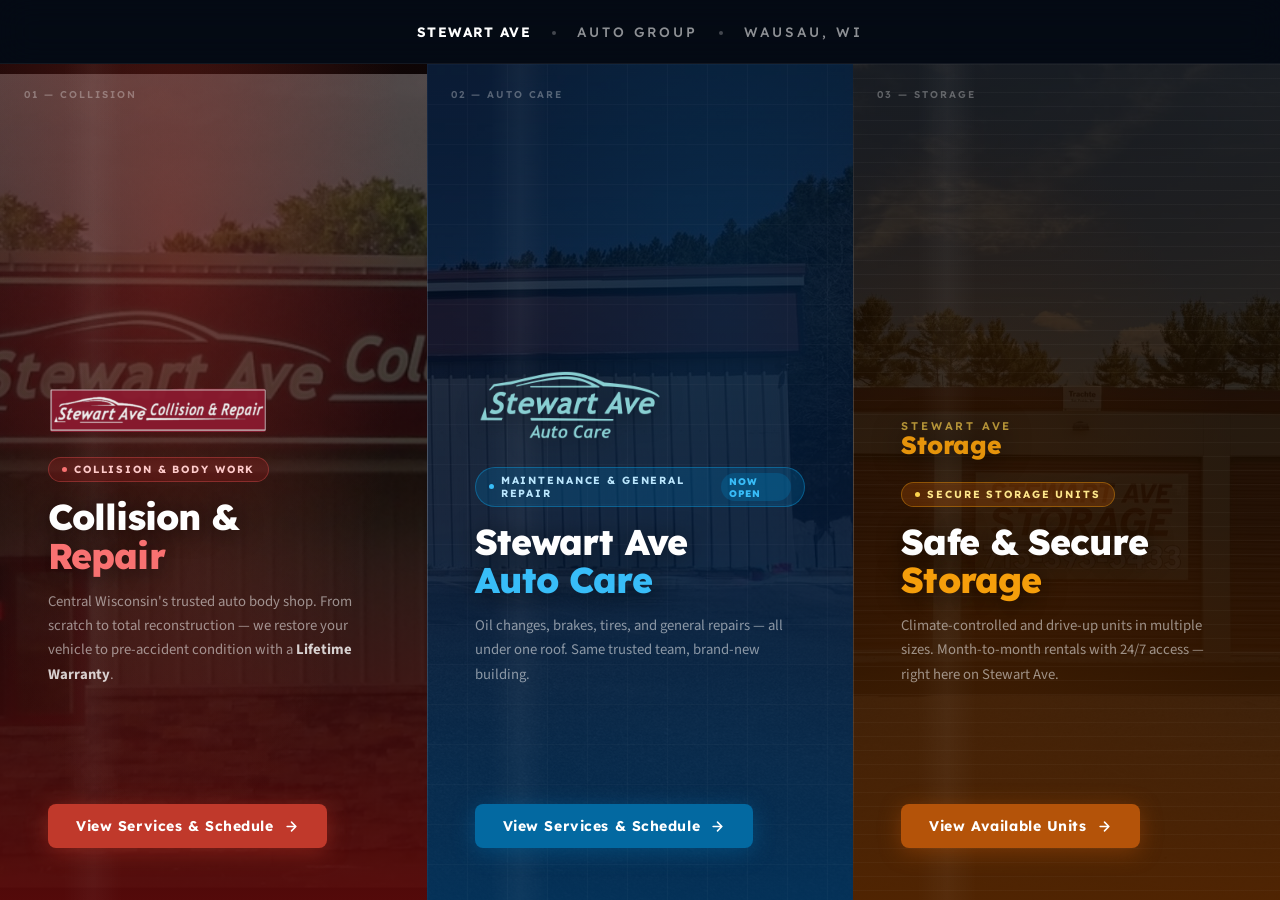
<file: projects/stewart-ave/index.html>
<!DOCTYPE html>
<html lang="en">
<head>
  <meta charset="UTF-8" />
  <meta name="viewport" content="width=device-width, initial-scale=1.0" />
  <title>Stewart Ave Auto Group — Wausau, WI</title>
  <link rel="preconnect" href="https://fonts.googleapis.com" />
  <link rel="preconnect" href="https://fonts.gstatic.com" crossorigin />
  <link href="https://fonts.googleapis.com/css2?family=Lexend:wght@300;400;500;600;700;800&family=Source+Sans+3:wght@300;400;500;600&display=swap" rel="stylesheet" />
  <style>
    *, *::before, *::after { box-sizing: border-box; margin: 0; padding: 0; }

    :root {
      --col-accent:  #8B1A1A;
      --col-red:     #C0392B;
      --col-red-lt:  #E74C3C;
      --ac-accent:   #0369A1;
      --ac-blue:     #0EA5E9;
      --sto-accent:  #B45309;
      --sto-gold:    #F59E0B;
      --sto-gold-lt: #FCD34D;
      --font-h: 'Lexend', sans-serif;
      --font-b: 'Source Sans 3', sans-serif;
      --ease:   cubic-bezier(0.4, 0, 0.2, 1);
      --spring: cubic-bezier(0.23, 1, 0.32, 1);
    }

    html, body {
      height: 100%;
      font-family: var(--font-b);
      background: #050A14;
      overflow: hidden;
    }

    /* ── Top header ────────────────────────────────── */
    .header {
      position: fixed;
      top: 0; left: 0; right: 0;
      z-index: 300;
      display: flex;
      align-items: center;
      justify-content: center;
      padding: 0;
      height: 64px;
      background: rgba(5,10,20,0.7);
      backdrop-filter: blur(16px);
      -webkit-backdrop-filter: blur(16px);
      border-bottom: 1px solid rgba(255,255,255,0.06);
    }

    .header-logo {
      font-family: var(--font-h);
      font-size: 0.85rem;
      font-weight: 500;
      letter-spacing: 0.22em;
      text-transform: uppercase;
      color: rgba(255,255,255,0.55);
    }

    .header-logo strong {
      color: #fff;
      font-weight: 700;
      letter-spacing: 0.1em;
    }

    .header-dot {
      display: inline-block;
      width: 4px;
      height: 4px;
      border-radius: 50%;
      background: rgba(255,255,255,0.25);
      margin: 0 14px;
      vertical-align: middle;
    }

    /* ── Stage ─────────────────────────────────────── */
    .stage {
      display: flex;
      height: 100vh;
      width: 100vw;
      padding-top: 64px;
    }

    /* ── Panel shared ──────────────────────────────── */
    .panel {
      position: relative;
      flex: 1;
      display: flex;
      flex-direction: column;
      align-items: center;
      justify-content: flex-end;
      cursor: pointer;
      overflow: hidden;
      text-decoration: none;
      outline: none;
      transition: flex 0.62s var(--spring);
    }

    /* ── Hover expand — 3 panels ───────────────────── */
    .stage:has(.panel-col:hover) .panel-col,
    .stage:has(.panel-col:focus-visible) .panel-col { flex: 1.6; }
    .stage:has(.panel-col:hover) .panel-ac,
    .stage:has(.panel-col:focus-visible) .panel-ac  { flex: 0.7; }
    .stage:has(.panel-col:hover) .panel-sto,
    .stage:has(.panel-col:focus-visible) .panel-sto { flex: 0.7; }

    .stage:has(.panel-ac:hover) .panel-ac,
    .stage:has(.panel-ac:focus-visible) .panel-ac  { flex: 1.6; }
    .stage:has(.panel-ac:hover) .panel-col,
    .stage:has(.panel-ac:focus-visible) .panel-col { flex: 0.7; }
    .stage:has(.panel-ac:hover) .panel-sto,
    .stage:has(.panel-ac:focus-visible) .panel-sto { flex: 0.7; }

    .stage:has(.panel-sto:hover) .panel-sto,
    .stage:has(.panel-sto:focus-visible) .panel-sto { flex: 1.6; }
    .stage:has(.panel-sto:hover) .panel-col,
    .stage:has(.panel-sto:focus-visible) .panel-col { flex: 0.7; }
    .stage:has(.panel-sto:hover) .panel-ac,
    .stage:has(.panel-sto:focus-visible) .panel-ac  { flex: 0.7; }

    /* ── Collision panel ───────────────────────────── */
    .panel-col { background: #0a0a0a; }

    .panel-col .bg-video {
      position: absolute;
      inset: 0;
      width: 100%;
      height: 100%;
      object-fit: cover;
      opacity: 0.45;
      transition: opacity 0.55s var(--ease);
      pointer-events: none;
    }

    .panel-col:hover .bg-video,
    .panel-col:focus-visible .bg-video { opacity: 0.6; }

    .panel-col .bg-photo {
      position: absolute;
      inset: 0;
      width: 100%;
      height: 100%;
      object-fit: cover;
      opacity: 0.35;
      transition: opacity 0.55s var(--ease);
      pointer-events: none;
    }

    .panel-col:hover .bg-photo,
    .panel-col:focus-visible .bg-photo { opacity: 0.5; }

    .panel-col .overlay {
      position: absolute;
      inset: 0;
      background:
        linear-gradient(to top, rgba(90,10,10,0.92) 0%, rgba(20,5,5,0.6) 45%, rgba(0,0,0,0.3) 100%),
        linear-gradient(135deg, rgba(139,26,26,0.25) 0%, transparent 60%);
      transition: background 0.55s var(--ease);
    }

    .panel-col:hover .overlay,
    .panel-col:focus-visible .overlay {
      background:
        linear-gradient(to top, rgba(110,15,15,0.97) 0%, rgba(30,5,5,0.65) 45%, rgba(0,0,0,0.25) 100%),
        linear-gradient(135deg, rgba(192,57,43,0.35) 0%, transparent 60%);
    }

    /* Sheen sweep on hover */
    .panel::after {
      content: '';
      position: absolute;
      top: 0; bottom: 0;
      width: 60px;
      background: linear-gradient(to right, transparent, rgba(255,255,255,0.04), transparent);
      transform: translateX(-120px);
      transition: transform 0.8s ease;
      pointer-events: none;
      z-index: 5;
    }

    .panel:hover::after { transform: translateX(800px); }

    /* ── Auto Care panel ────────────────────────────── */
    .panel-ac { background: #030D1A; }

    .panel-ac .bg-video {
      position: absolute;
      top: 50%;
      right: 0;
      transform: translateY(-50%);
      min-width: 100%;
      min-height: 100%;
      width: auto;
      height: auto;
      opacity: 0.35;
      transition: opacity 0.55s var(--ease);
      pointer-events: none;
    }

    .panel-ac:hover .bg-video,
    .panel-ac:focus-visible .bg-video { opacity: 0.52; }

    .panel-ac .overlay {
      position: absolute;
      inset: 0;
      background:
        linear-gradient(to top, rgba(3,50,90,0.95) 0%, rgba(3,20,50,0.65) 45%, rgba(0,5,20,0.4) 100%),
        radial-gradient(ellipse at 70% 30%, rgba(3,105,161,0.3) 0%, transparent 65%);
      transition: background 0.55s var(--ease);
    }

    .panel-ac:hover .overlay,
    .panel-ac:focus-visible .overlay {
      background:
        linear-gradient(to top, rgba(3,65,115,0.98) 0%, rgba(3,30,65,0.7) 45%, rgba(0,5,20,0.35) 100%),
        radial-gradient(ellipse at 70% 30%, rgba(14,165,233,0.4) 0%, transparent 60%);
    }

    .panel-ac .grid-tex {
      position: absolute;
      inset: 0;
      opacity: 0.04;
      background-image:
        linear-gradient(rgba(255,255,255,0.6) 1px, transparent 1px),
        linear-gradient(90deg, rgba(255,255,255,0.6) 1px, transparent 1px);
      background-size: 40px 40px;
      pointer-events: none;
    }

    /* ── Storage panel ──────────────────────────────── */
    .panel-sto { background: #0C0802; }

    .panel-sto .bg-photo {
      position: absolute;
      inset: 0;
      width: 100%;
      height: 100%;
      object-fit: cover;
      object-position: center center;
      opacity: 0.28;
      transition: opacity 0.55s var(--ease);
      pointer-events: none;
    }

    .panel-sto:hover .bg-photo,
    .panel-sto:focus-visible .bg-photo { opacity: 0.42; }

    .panel-sto .overlay {
      position: absolute;
      inset: 0;
      background:
        linear-gradient(to top, rgba(80,35,0,0.96) 0%, rgba(40,18,0,0.65) 45%, rgba(10,5,0,0.4) 100%),
        radial-gradient(ellipse at 30% 70%, rgba(180,83,9,0.25) 0%, transparent 65%);
      transition: background 0.55s var(--ease);
    }

    .panel-sto:hover .overlay,
    .panel-sto:focus-visible .overlay {
      background:
        linear-gradient(to top, rgba(100,45,0,0.98) 0%, rgba(55,25,0,0.7) 45%, rgba(10,5,0,0.35) 100%),
        radial-gradient(ellipse at 30% 70%, rgba(245,158,11,0.35) 0%, transparent 60%);
    }

    /* Subtle corrugated-metal texture */
    .panel-sto .metal-tex {
      position: absolute;
      inset: 0;
      opacity: 0.06;
      background-image: repeating-linear-gradient(
        180deg,
        rgba(255,255,255,0.5) 0px,
        rgba(255,255,255,0.5) 1px,
        transparent 1px,
        transparent 14px
      );
      pointer-events: none;
    }

    /* Warm glow circles */
    .panel-sto .glow-deco {
      position: absolute;
      border-radius: 50%;
      pointer-events: none;
    }

    .panel-sto .glow-deco:nth-child(1) {
      width: 400px; height: 400px;
      top: -100px; left: -100px;
      background: radial-gradient(circle, rgba(180,83,9,0.1) 0%, transparent 70%);
    }

    .panel-sto .glow-deco:nth-child(2) {
      width: 250px; height: 250px;
      bottom: 100px; right: -60px;
      background: radial-gradient(circle, rgba(245,158,11,0.08) 0%, transparent 70%);
    }

    /* ── Dividers — left edges of panel-ac and panel-sto ── */
    .panel-ac::before,
    .panel-sto::before {
      content: '';
      position: absolute;
      top: 0; bottom: 0; left: 0;
      width: 1px;
      background: linear-gradient(to bottom,
        transparent,
        rgba(255,255,255,0.1) 20%,
        rgba(255,255,255,0.2) 50%,
        rgba(255,255,255,0.1) 80%,
        transparent
      );
      z-index: 50;
      pointer-events: none;
    }

    /* ── Panel content ──────────────────────────────── */
    .panel-content {
      position: relative;
      z-index: 10;
      width: 100%;
      padding: 0 48px 52px;
      display: flex;
      flex-direction: column;
      align-items: flex-start;
      gap: 0;
    }

    /* ── Collision logo ── */
    .panel-logo {
      width: 220px;
      height: auto;
      margin-bottom: 24px;
      opacity: 0.92;
      filter: drop-shadow(0 2px 16px rgba(0,0,0,0.7));
      transition: opacity 0.3s ease, transform 0.3s ease;
      clip-path: inset(3% 1% 3% 1% round 2px);
    }

    .panel-col:hover .panel-logo { opacity: 1; transform: translateY(-3px); }

    /* ── Auto Care logo ── */
    .ac-logo-panel {
      width: 190px;
      height: auto;
      margin-bottom: 24px;
      display: block;
      filter: invert(1) drop-shadow(0 2px 12px rgba(0,0,0,0.5));
      mix-blend-mode: screen;
      opacity: 0.9;
      transition: opacity 0.3s ease, transform 0.3s ease;
    }

    .panel-ac:hover .ac-logo-panel { opacity: 1; transform: translateY(-3px); }

    /* ── Storage logo (text-based until assets provided) ── */
    .sto-logo {
      display: flex;
      flex-direction: column;
      margin-bottom: 24px;
      opacity: 0.92;
      transition: opacity 0.3s ease, transform 0.3s ease;
      filter: drop-shadow(0 2px 16px rgba(0,0,0,0.8));
    }

    .panel-sto:hover .sto-logo { opacity: 1; transform: translateY(-3px); }

    .sto-logo-top {
      font-family: var(--font-h);
      font-size: 0.7rem;
      font-weight: 600;
      letter-spacing: 0.25em;
      text-transform: uppercase;
      color: rgba(253,211,77,0.7);
    }

    .sto-logo-main {
      font-family: var(--font-h);
      font-size: 1.55rem;
      font-weight: 800;
      letter-spacing: -0.01em;
      color: #fff;
      line-height: 1;
    }

    .sto-logo-main span {
      color: var(--sto-gold);
    }

    /* ── Tag pill ───────────────────────────────────── */
    .panel-tag {
      display: inline-flex;
      align-items: center;
      gap: 7px;
      font-family: var(--font-h);
      font-size: 0.65rem;
      font-weight: 700;
      letter-spacing: 0.18em;
      text-transform: uppercase;
      border-radius: 100px;
      padding: 5px 13px;
      margin-bottom: 16px;
    }

    .panel-col .panel-tag {
      color: #FECACA;
      background: rgba(139,26,26,0.35);
      border: 1px solid rgba(220,80,80,0.4);
    }

    .panel-ac .panel-tag {
      color: #BAE6FD;
      background: rgba(3,105,161,0.3);
      border: 1px solid rgba(14,165,233,0.38);
    }

    .panel-sto .panel-tag {
      color: #FDE68A;
      background: rgba(180,83,9,0.3);
      border: 1px solid rgba(245,158,11,0.38);
    }

    .tag-dot {
      width: 5px;
      height: 5px;
      border-radius: 50%;
      flex-shrink: 0;
      animation: blink 2.4s ease infinite;
    }

    .panel-col .tag-dot  { background: #F87171; }
    .panel-ac  .tag-dot  { background: #38BDF8; }
    .panel-sto .tag-dot  { background: #FCD34D; }

    @keyframes blink {
      0%,100% { opacity: 1; }
      50%      { opacity: 0.35; }
    }

    /* ── Headings ───────────────────────────────────── */
    .panel-heading {
      font-family: var(--font-h);
      font-size: clamp(1.9rem, 2.8vw, 3rem);
      font-weight: 800;
      line-height: 1.08;
      letter-spacing: -0.025em;
      color: #fff;
      margin-bottom: 14px;
      text-shadow: 0 2px 24px rgba(0,0,0,0.6);
      transition: transform 0.35s var(--ease);
    }

    .panel:hover .panel-heading { transform: translateY(-4px); }

    .panel-col .panel-heading em  { color: #F87171; font-style: normal; }
    .panel-ac  .panel-heading em  { color: #38BDF8; font-style: normal; }
    .panel-sto .panel-heading em  { color: var(--sto-gold); font-style: normal; }

    /* ── Sub ────────────────────────────────────────── */
    .panel-sub {
      font-size: 0.92rem;
      color: rgba(255,255,255,0.52);
      line-height: 1.65;
      max-width: 340px;
      margin-bottom: 24px;
      transition: opacity 0.35s ease, transform 0.35s ease;
    }

    .panel:hover .panel-sub {
      opacity: 1;
      color: rgba(255,255,255,0.65);
      transform: translateY(-3px);
    }

    /* ── Service chips ──────────────────────────────── */
    .panel-chips {
      display: flex;
      flex-wrap: wrap;
      gap: 7px;
      margin-bottom: 28px;
      opacity: 0;
      transform: translateY(12px);
      transition: opacity 0.3s ease 0.08s, transform 0.3s ease 0.08s;
    }

    .panel:hover .panel-chips,
    .panel:focus-visible .panel-chips {
      opacity: 1;
      transform: translateY(0);
    }

    .chip {
      font-size: 0.72rem;
      font-weight: 500;
      padding: 5px 12px;
      border-radius: 100px;
      white-space: nowrap;
    }

    .panel-col .chip {
      color: #FECACA;
      background: rgba(139,26,26,0.3);
      border: 1px solid rgba(220,80,80,0.25);
    }

    .panel-ac .chip {
      color: #BAE6FD;
      background: rgba(3,105,161,0.25);
      border: 1px solid rgba(14,165,233,0.25);
    }

    .panel-sto .chip {
      color: #FDE68A;
      background: rgba(180,83,9,0.25);
      border: 1px solid rgba(245,158,11,0.25);
    }

    /* ── CTA button ─────────────────────────────────── */
    .panel-cta {
      display: inline-flex;
      align-items: center;
      gap: 10px;
      font-family: var(--font-h);
      font-size: 0.88rem;
      font-weight: 700;
      letter-spacing: 0.04em;
      padding: 13px 28px;
      border-radius: 8px;
      border: none;
      text-decoration: none;
      cursor: pointer;
      transition: transform 0.25s ease, box-shadow 0.25s ease, background 0.2s ease;
    }

    .panel-col .panel-cta {
      background: var(--col-red);
      color: #fff;
      box-shadow: 0 4px 22px rgba(192,57,43,0.45);
    }

    .panel-col:hover .panel-cta,
    .panel-col:focus-visible .panel-cta {
      background: var(--col-red-lt);
      box-shadow: 0 6px 30px rgba(231,76,60,0.55);
      transform: translateY(-2px);
    }

    .panel-ac .panel-cta {
      background: var(--ac-accent);
      color: #fff;
      box-shadow: 0 4px 22px rgba(3,105,161,0.45);
    }

    .panel-ac:hover .panel-cta,
    .panel-ac:focus-visible .panel-cta {
      background: #0284C7;
      box-shadow: 0 6px 30px rgba(14,165,233,0.55);
      transform: translateY(-2px);
    }

    .panel-sto .panel-cta {
      background: var(--sto-accent);
      color: #fff;
      box-shadow: 0 4px 22px rgba(180,83,9,0.45);
    }

    .panel-sto:hover .panel-cta,
    .panel-sto:focus-visible .panel-cta {
      background: #D97706;
      box-shadow: 0 6px 30px rgba(245,158,11,0.55);
      transform: translateY(-2px);
    }

    .panel-cta svg {
      width: 15px; height: 15px;
      transition: transform 0.2s ease;
    }

    .panel:hover .panel-cta svg { transform: translateX(4px); }

    /* ── Corner label ───────────────────────────────── */
    .corner-label {
      position: absolute;
      top: 24px;
      font-family: var(--font-h);
      font-size: 0.62rem;
      font-weight: 600;
      letter-spacing: 0.2em;
      text-transform: uppercase;
      opacity: 0.3;
      color: #fff;
      transition: opacity 0.3s ease;
      z-index: 10;
    }

    .panel-col  .corner-label { left: 24px; }
    .panel-ac   .corner-label { left: 24px; }
    .panel-sto  .corner-label { left: 24px; }
    .panel:hover .corner-label { opacity: 0.6; }

    /* ── Bottom hint ────────────────────────────────── */
    .bottom-hint {
      position: fixed;
      bottom: 24px;
      left: 50%;
      transform: translateX(-50%);
      z-index: 100;
      display: flex;
      align-items: center;
      gap: 10px;
      font-family: var(--font-h);
      font-size: 0.65rem;
      letter-spacing: 0.2em;
      text-transform: uppercase;
      color: rgba(255,255,255,0.22);
      pointer-events: none;
      animation: hintFade 4s ease 2s forwards;
    }

    .bottom-hint svg { width: 14px; height: 14px; opacity: 0.4; }

    @keyframes hintFade {
      0%   { opacity: 1; }
      70%  { opacity: 1; }
      100% { opacity: 0; }
    }

    /* ── Auto care background circles ──────────────── */
    .circle-deco {
      position: absolute;
      border-radius: 50%;
      pointer-events: none;
    }

    .panel-ac .circle-deco:nth-child(1) {
      width: 380px; height: 380px;
      top: -80px; right: -80px;
      background: radial-gradient(circle, rgba(3,105,161,0.12) 0%, transparent 70%);
    }

    .panel-ac .circle-deco:nth-child(2) {
      width: 220px; height: 220px;
      bottom: 120px; left: -60px;
      background: radial-gradient(circle, rgba(14,165,233,0.08) 0%, transparent 70%);
    }

    /* ── Tablet & Mobile ────────────────────────────── */
    @media (max-width: 768px) {
      html, body { overflow: auto; }

      .header { padding: 0 20px; }

      /* Stage stacks vertically */
      .stage {
        flex-direction: column;
        height: auto;
        min-height: 100vh;
        padding-top: 64px;
      }

      /* Each panel is a tall content block */
      .panel {
        min-height: 62vh;
        justify-content: flex-end;
        flex: none !important;
      }

      /* Remove side dividers — use top border instead */
      .panel-ac::before,
      .panel-sto::before { display: none; }

      .panel-ac,
      .panel-sto { border-top: 1px solid rgba(255,255,255,0.07); }

      /* Content padding */
      .panel-content { padding: 0 22px 40px; }

      /* Logos */
      .panel-logo { width: 170px; }

      .ac-logo-panel { width: 160px; }

      /* Always show chips — no hover needed on touch */
      .panel-chips { opacity: 1; transform: none; flex-wrap: wrap; }

      /* Headings */
      .panel-heading { font-size: clamp(1.65rem, 6vw, 2rem); }

      /* Sub text readable without hover */
      .panel-sub { opacity: 1; color: rgba(255,255,255,0.55); font-size: 0.88rem; max-width: 100%; }

      /* CTA — full-width, large touch target */
      .panel-cta {
        width: 100%;
        justify-content: center;
        padding: 15px 20px;
        font-size: 0.9rem;
      }

      /* Tag */
      .panel-tag { font-size: 0.58rem; padding: 5px 11px; }

      /* Storage text logo */
      .sto-logo-main { font-size: 1.3rem; }

      /* Hide bottom hint on mobile */
      .bottom-hint { display: none; }
    }

    /* ── Small phones (≤ 480px) ─────────────────────── */
    @media (max-width: 480px) {
      .panel { min-height: 58vh; }
      .panel-content { padding: 0 18px 32px; }
      .panel-heading { font-size: 1.5rem; }
      .panel-logo { width: 145px; }
      .ac-logo-panel { width: 130px; }
      .chip { font-size: 0.67rem; padding: 4px 10px; }
      .panel-cta { font-size: 0.85rem; padding: 14px 16px; }
    }

    /* ══ Epic Motion System — landing ═════════════════ */

    /* Page-load entrance — panel containers (depth-4) */
    .panel-content {
      opacity: 0;
      transform: translateY(18px);
      transition: opacity 0.7s var(--spring), transform 0.7s var(--spring);
    }
    body.js-loaded .panel-content { opacity: 1; transform: translateY(0); }

    /* Header slides down on load */
    .header {
      opacity: 0;
      transform: translateY(-8px);
      transition: opacity 0.55s var(--spring), transform 0.55s var(--spring);
    }
    body.js-loaded .header { opacity: 1; transform: translateY(0); }

    /* Bottom hint fades in after panels */
    .bottom-hint { opacity: 0; transition: opacity 0.5s ease; }
    body.js-loaded .bottom-hint {
      opacity: 1;
      animation: hintFade 4s ease 3.5s forwards;
    }

    /* Floating atmosphere — depth-1 orbs animate in loops */
    @keyframes floatOrb {
      0%, 100% { transform: translate(0, 0) scale(1); }
      35%       { transform: translate(14px, -22px) scale(1.06); }
      68%       { transform: translate(-10px, -14px) scale(0.96); }
    }
    @keyframes floatOrbAlt {
      0%, 100% { transform: translate(0, 0) scale(1); }
      42%       { transform: translate(-17px, 16px) scale(1.08); }
      74%       { transform: translate(12px, -10px) scale(0.94); }
    }

    .panel-ac .circle-deco:nth-child(1) { animation: floatOrb    16s ease-in-out infinite; }
    .panel-ac .circle-deco:nth-child(2) { animation: floatOrbAlt 12s ease-in-out infinite; }
    .panel-sto .glow-deco:nth-child(1)  { animation: floatOrb    18s ease-in-out infinite; }
    .panel-sto .glow-deco:nth-child(2)  { animation: floatOrbAlt 14s ease-in-out infinite; }

    /* Pulsing red haze on collision panel — depth-1 atmosphere */
    @keyframes pulseHaze {
      0%, 100% { opacity: 0.12; }
      50%       { opacity: 0.22; }
    }
    .panel-col::before {
      content: '';
      position: absolute;
      inset: 0;
      background: radial-gradient(ellipse at 40% 20%, rgba(192,57,43,0.3) 0%, transparent 65%);
      pointer-events: none;
      z-index: 1;
      animation: pulseHaze 6s ease-in-out infinite;
    }

    /* CTA interactive depth response */
    .panel-cta {
      transition: transform 0.2s var(--spring), background 0.2s ease, box-shadow 0.25s ease !important;
    }
    .panel-cta:active { transform: scale(0.96) !important; }

    /* NOW OPEN badge pulse */
    .panel-ac .panel-tag [style*="NOW OPEN"],
    .panel-ac .panel-tag span[style] {
      animation: badgePulse 2.6s ease-in-out infinite;
    }
    @keyframes badgePulse {
      0%, 100% { box-shadow: 0 0 0 0 rgba(56,189,248,0.5); }
      50%       { box-shadow: 0 0 0 7px rgba(56,189,248,0); }
    }

    @media (prefers-reduced-motion: reduce) {
      *, *::before, *::after {
        transition-duration: 0.01ms !important;
        animation-duration: 0.01ms !important;
      }
    }
  </style>
</head>
<body>

  <!-- Header -->
  <header class="header" role="banner">
    <p class="header-logo">
      <strong>Stewart Ave</strong>
      <span class="header-dot" aria-hidden="true"></span>
      Auto Group
      <span class="header-dot" aria-hidden="true"></span>
      Wausau, WI
    </p>
  </header>

  <!-- Stage -->
  <main class="stage" role="main">

    <!-- ── Collision & Repair ──────────────────────── -->
    <a class="panel panel-col"
       href="collision.html"
       aria-label="Stewart Ave Collision and Repair — view services and schedule">

      <video class="bg-video"
             autoplay muted loop playsinline
             poster="assets/building.png"
             aria-hidden="true">
        <source src="assets/collision-bg.mp4" type="video/mp4" />
        <source src="assets/collision-bg.mov" type="video/quicktime" />
      </video>

      <div class="overlay" aria-hidden="true"></div>

      <span class="corner-label" aria-hidden="true">01 — Collision</span>

      <div class="panel-content">

        <img class="panel-logo"
             src="assets/logo.png"
             alt="Stewart Ave Collision and Repair logo" />

        <span class="panel-tag">
          <span class="tag-dot" aria-hidden="true"></span>
          Collision &amp; Body Work
        </span>

        <h2 class="panel-heading">
          Collision &amp;<br/><em>Repair</em>
        </h2>

        <p class="panel-sub">
          Central Wisconsin's trusted auto body shop. From scratch to total reconstruction — we restore your vehicle to pre-accident condition with a <strong style="color:rgba(255,255,255,0.8)">Lifetime Warranty</strong>.
        </p>

        <div class="panel-chips" aria-hidden="true">
          <span class="chip">Body &amp; Frame</span>
          <span class="chip">Color Matching</span>
          <span class="chip">Welding</span>
          <span class="chip">All Insurance</span>
          <span class="chip">Free Loaner Cars</span>
        </div>

        <span class="panel-cta">
          View Services &amp; Schedule
          <svg viewBox="0 0 24 24" fill="none" stroke="currentColor" stroke-width="2.5" stroke-linecap="round" stroke-linejoin="round" aria-hidden="true">
            <path d="M5 12h14M12 5l7 7-7 7"/>
          </svg>
        </span>

      </div>
    </a>

    <!-- ── Auto Care ──────────────────────────────── -->
    <a class="panel panel-ac"
       href="autocare.html"
       aria-label="Stewart Ave Auto Care — view services and schedule">

      <video class="bg-video"
             autoplay muted loop playsinline
             poster="assets/autocare-building.jpg"
             aria-hidden="true">
        <source src="assets/tire-change.mov" type="video/quicktime" />
        <source src="assets/tire-change.mov" type="video/mp4" />
      </video>

      <div class="overlay" aria-hidden="true"></div>
      <div class="circle-deco" aria-hidden="true"></div>
      <div class="circle-deco" aria-hidden="true"></div>
      <div class="grid-tex" aria-hidden="true"></div>

      <span class="corner-label" aria-hidden="true">02 — Auto Care</span>

      <div class="panel-content">

        <img class="ac-logo-panel" src="assets/autocare-logo-new.png" alt="Stewart Ave Auto Care logo" />

        <span class="panel-tag">
          <span class="tag-dot" aria-hidden="true"></span>
          Maintenance &amp; General Repair
          &nbsp;<span style="font-weight:800;color:#38BDF8;letter-spacing:0.08em;background:rgba(3,105,161,0.4);padding:2px 8px;border-radius:100px;font-size:0.6rem;">NOW OPEN</span>
        </span>

        <h2 class="panel-heading">
          Stewart Ave<br/><em>Auto Care</em>
        </h2>

        <p class="panel-sub">
          Oil changes, brakes, tires, and general repairs — all under one roof. Same trusted team, brand-new building.
        </p>

        <div class="panel-chips" aria-hidden="true">
          <span class="chip">Oil Changes</span>
          <span class="chip">Tire Service</span>
          <span class="chip">Brakes</span>
          <span class="chip">Diagnostics</span>
          <span class="chip">General Repair</span>
        </div>

        <span class="panel-cta">
          View Services &amp; Schedule
          <svg viewBox="0 0 24 24" fill="none" stroke="currentColor" stroke-width="2.5" stroke-linecap="round" stroke-linejoin="round" aria-hidden="true">
            <path d="M5 12h14M12 5l7 7-7 7"/>
          </svg>
        </span>

      </div>
    </a>

    <!-- ── Storage ───────────────────────────────────── -->
    <a class="panel panel-sto"
       href="storage.html"
       aria-label="Stewart Ave Storage — view available units">

      <img class="bg-photo"
           src="assets/storage-front.jpg"
           alt=""
           aria-hidden="true" />
      <div class="overlay" aria-hidden="true"></div>
      <div class="metal-tex" aria-hidden="true"></div>
      <div class="glow-deco" aria-hidden="true"></div>
      <div class="glow-deco" aria-hidden="true"></div>

      <span class="corner-label" aria-hidden="true">03 — Storage</span>

      <div class="panel-content">

        <div class="sto-logo" aria-label="Stewart Ave Storage logo">
          <span class="sto-logo-top">Stewart Ave</span>
          <span class="sto-logo-main"><span>Storage</span></span>
        </div>

        <span class="panel-tag">
          <span class="tag-dot" aria-hidden="true"></span>
          Secure Storage Units
        </span>

        <h2 class="panel-heading">
          Safe &amp; Secure<br/><em>Storage</em>
        </h2>

        <p class="panel-sub">
          Climate-controlled and drive-up units in multiple sizes. Month-to-month rentals with 24/7 access — right here on Stewart Ave.
        </p>

        <div class="panel-chips" aria-hidden="true">
          <span class="chip">Drive-Up Access</span>
          <span class="chip">RV Storage</span>
          <span class="chip">Security Cameras</span>
          <span class="chip">5'×10' – 10'×40'</span>
          <span class="chip">Family Owned</span>
        </div>

        <span class="panel-cta">
          View Available Units
          <svg viewBox="0 0 24 24" fill="none" stroke="currentColor" stroke-width="2.5" stroke-linecap="round" stroke-linejoin="round" aria-hidden="true">
            <path d="M5 12h14M12 5l7 7-7 7"/>
          </svg>
        </span>

      </div>
    </a>

  </main>

  <!-- Bottom hint -->
  <p class="bottom-hint" aria-hidden="true">
    <svg viewBox="0 0 24 24" fill="none" stroke="currentColor" stroke-width="2" stroke-linecap="round" stroke-linejoin="round">
      <path d="M5 12h14M12 5l7 7-7 7"/>
    </svg>
    Select your location to get started
  </p>

  <script>
  (function () {
    'use strict';
    const SPRING = 'cubic-bezier(0.23, 1, 0.32, 1)';
    const noMotion = window.matchMedia('(prefers-reduced-motion: reduce)').matches;

    // ── Staggered page-load entrance ───────────────────
    // Panels stagger in 0 / 120 / 240ms — panel-content CSS handles opacity/transform
    function initEntrance() {
      document.querySelectorAll('.panel-content').forEach((el, i) => {
        el.style.transitionDelay = `${0.28 + i * 0.12}s`;
      });
      // Small rAF so the delay registers before we add the class
      requestAnimationFrame(() => {
        requestAnimationFrame(() => {
          document.body.classList.add('js-loaded');
        });
      });
    }

    // ── Mousemove parallax + hover bg scale ────────────
    // depth-0 bg layers shift subtly opposite to mouse — cinematic illusion of depth
    function initParallax() {
      if (noMotion) return;
      const isFine = window.matchMedia('(pointer: fine)').matches;
      if (!isFine) return;  // skip on touch devices

      document.querySelectorAll('.panel').forEach(panel => {
        const bgEl = panel.querySelector('.bg-video') || panel.querySelector('.bg-photo');
        if (!bgEl) return;
        const isAcVideo = panel.classList.contains('panel-ac');

        let hovering = false;
        let mx = 0, my = 0;

        const getBase = () => isAcVideo ? 'translateY(-50%) ' : '';
        const applyTransform = (scale) => {
          const tx = hovering ? mx * -11 : 0;
          const ty = hovering ? my * -8  : 0;
          bgEl.style.transform = `${getBase()}translate(${tx.toFixed(1)}px, ${ty.toFixed(1)}px) scale(${scale})`;
        };

        panel.addEventListener('mouseenter', () => {
          hovering = true;
          bgEl.style.transition = `transform 0.7s ${SPRING}, opacity 0.55s var(--ease)`;
          applyTransform(1.07);
        });

        panel.addEventListener('mouseleave', () => {
          hovering = false; mx = 0; my = 0;
          bgEl.style.transition = `transform 0.7s ${SPRING}, opacity 0.55s var(--ease)`;
          applyTransform(1.0);
        });

        panel.addEventListener('mousemove', (e) => {
          const r = panel.getBoundingClientRect();
          mx = (e.clientX - r.left)  / r.width  - 0.5;
          my = (e.clientY - r.top)   / r.height - 0.5;
          // No easing on move — direct tracking feels tactile
          bgEl.style.transition = `opacity 0.55s var(--ease)`;
          applyTransform(1.07);
        });
      });
    }

    initEntrance();
    initParallax();
  })();
  </script>
</body>
</html>
</file>
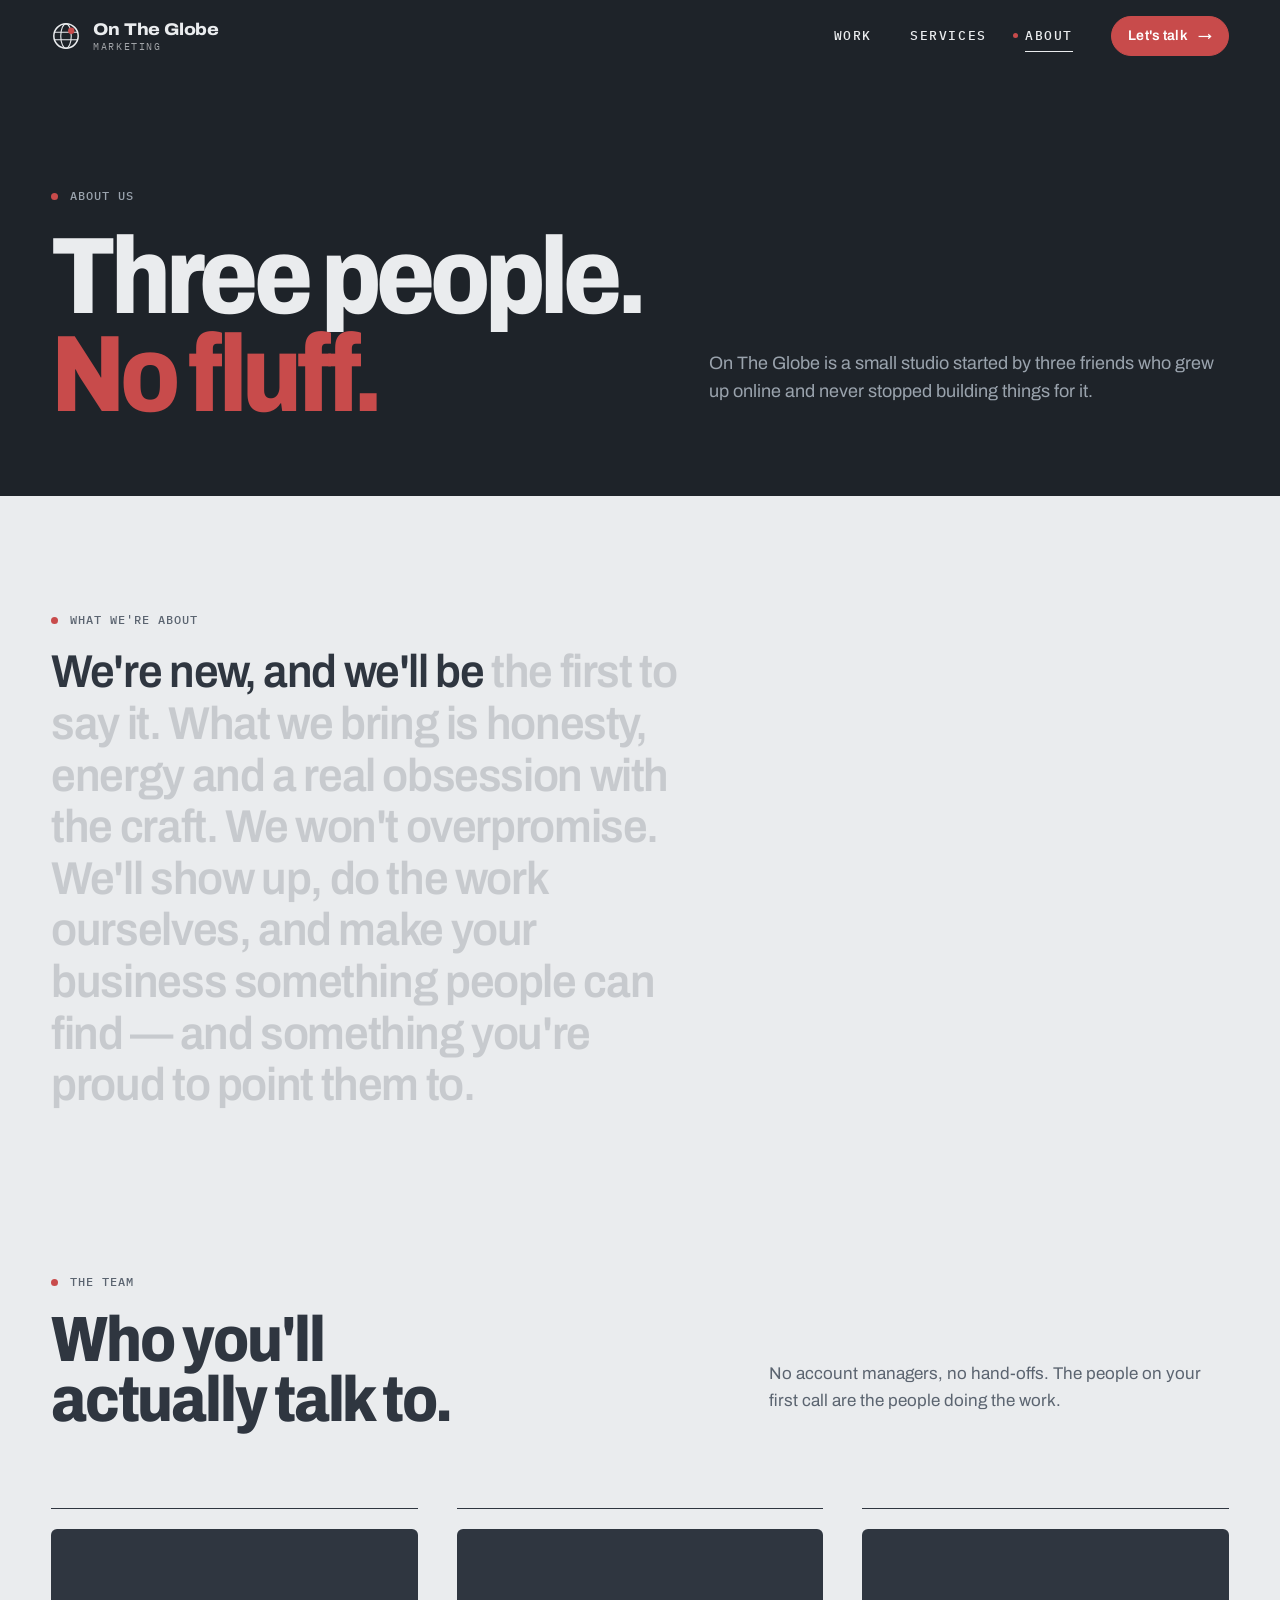
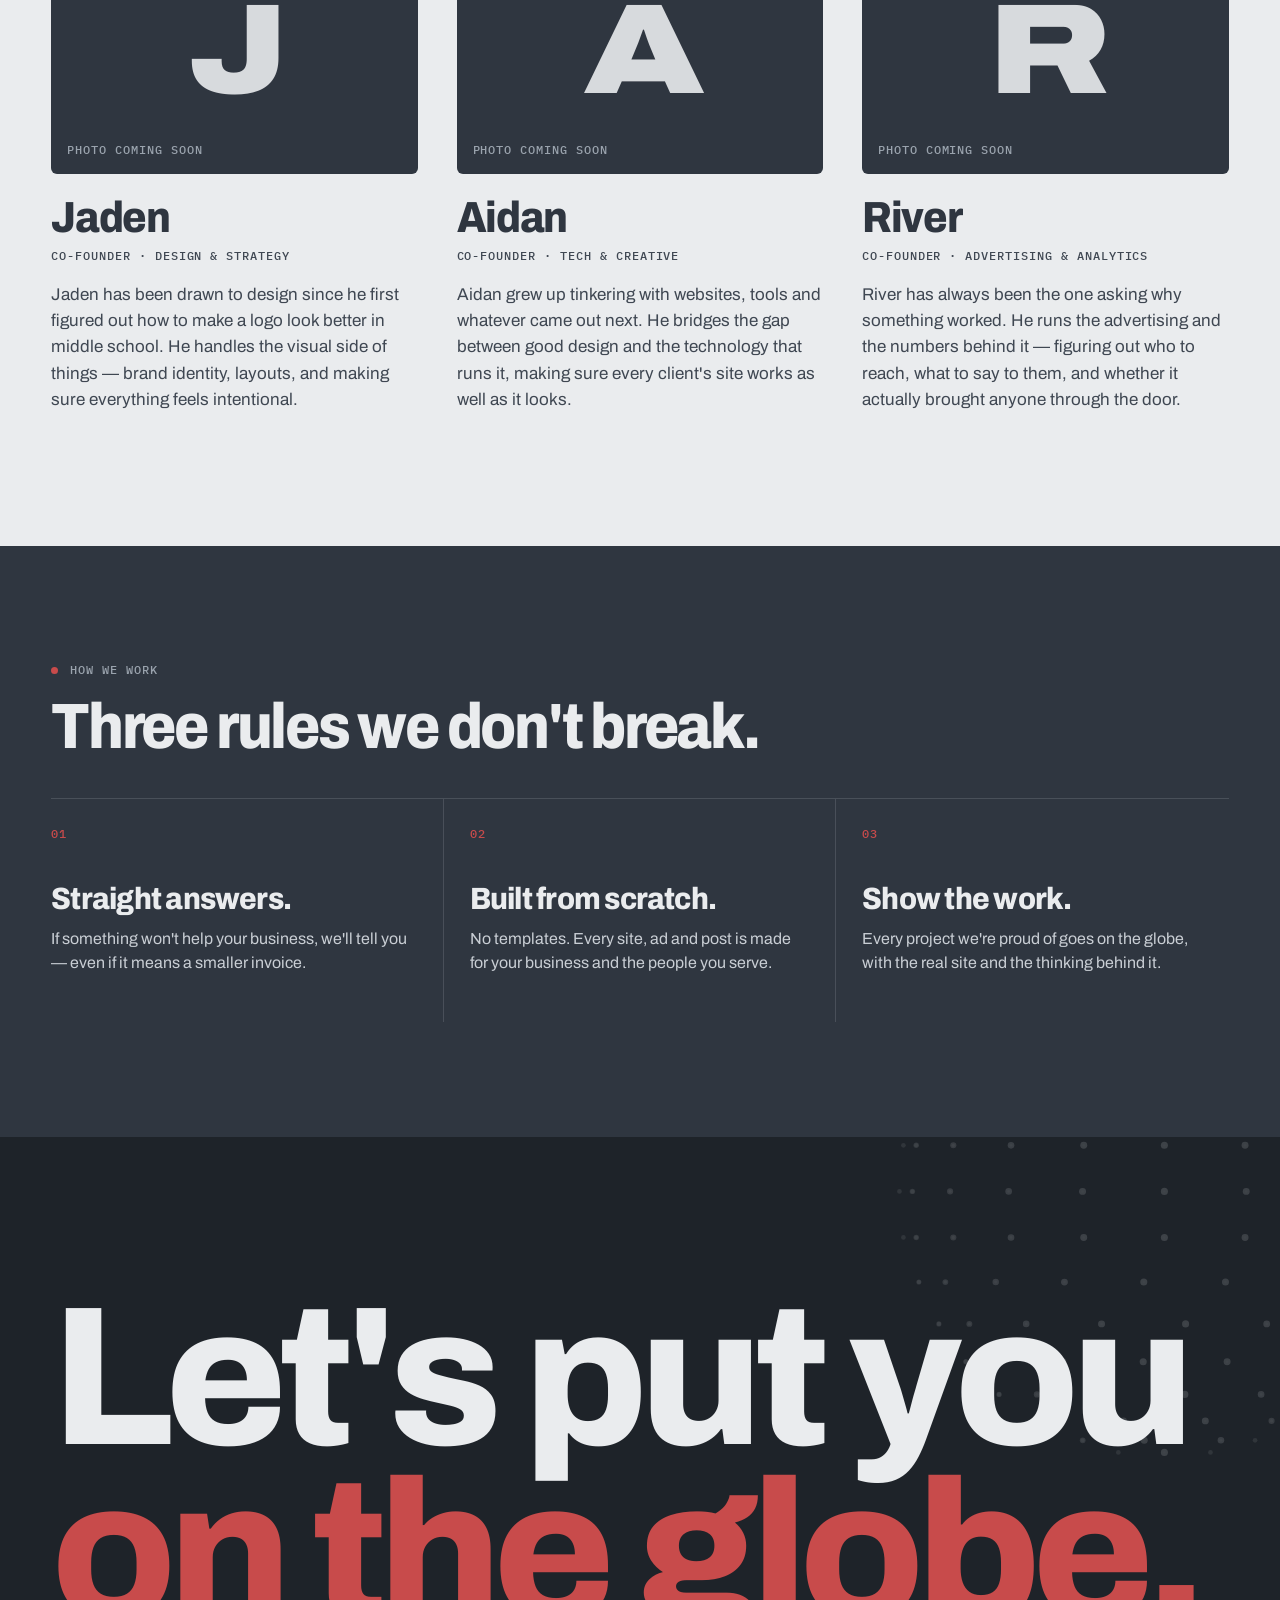
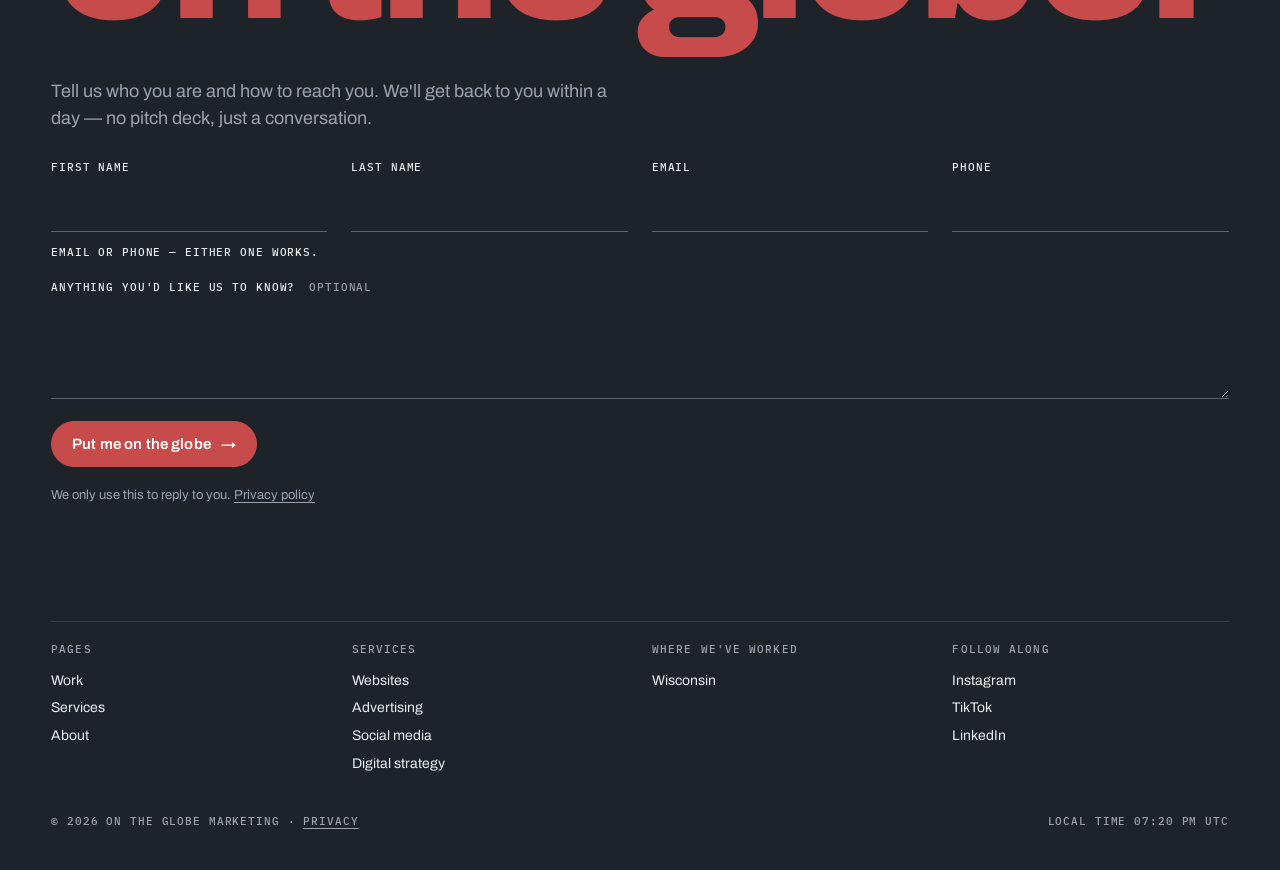
<file: about.html>
<!doctype html>
<html lang="en">
<head>
  <meta charset="utf-8">
  <meta name="viewport" content="width=device-width, initial-scale=1">
  <title>About — On The Globe Marketing</title>
  <meta name="description" content="On The Globe Marketing is a three-person studio building websites, ads, social and strategy for local businesses.">
  <meta name="theme-color" content="#1E2329">
  <link rel="icon" href="img/favicon.svg" type="image/svg+xml">
  <link rel="preconnect" href="https://fonts.googleapis.com">
  <link rel="preconnect" href="https://fonts.gstatic.com" crossorigin>
  <link href="https://fonts.googleapis.com/css2?family=Archivo:wdth,wght@62..125,100..900&family=IBM+Plex+Mono:wght@400;500&display=swap" rel="stylesheet">
  <link rel="stylesheet" href="css/style.css?v=5">
</head>
<body data-page="about">
  <a class="skip-link" href="#main">Skip to content</a>
  <header data-nav></header>

  <main id="main">
    <section class="page-hero" data-theme="dark">
      <div class="wrap">
        <p class="page-hero__label label">About us</p>
        <div class="page-hero__row">
          <h1 class="page-hero__title">
            <span class="line-mask"><span>Three people.</span></span>
            <span class="line-mask" style="--delay:90ms"><span><em>No fluff.</em></span></span>
          </h1>
          <p class="page-hero__sub reveal" style="--delay:200ms">On The Globe is a small studio started by three friends who grew up online and never stopped building things for it.</p>
        </div>
      </div>
    </section>

    <section class="manifesto" data-theme="light">
      <div class="wrap">
        <p class="section-head__label label">What we're about</p>
        <p class="manifesto__text" data-light-words>We're new, and we'll be the first to say it. What we bring is honesty, energy and a real obsession with the craft. We won't overpromise. We'll show up, do the work ourselves, and make your business something people can find — and something you're proud to point them to.</p>
      </div>
    </section>

    <section class="team" data-theme="light">
      <div class="wrap">
        <div class="section-head">
          <div>
            <p class="section-head__label label">The team</p>
            <h2 class="section-head__title">Who you'll<br>actually talk to.</h2>
          </div>
          <p class="section-head__text">No account managers, no hand-offs. The people on your first call are the people doing the work.</p>
        </div>
        <div class="team__grid">
          <!-- To add a photo: put it in /img/team/ and add <img src="img/team/jaden.jpg" alt="Jaden"> inside .person__photo -->
          <article class="person reveal">
            <div class="person__photo"><span class="person__mono" aria-hidden="true">J</span><span class="label">Photo coming soon</span></div>
            <h3 class="person__name">Jaden</h3>
            <p class="person__role label">Co-founder · Design &amp; Strategy</p>
            <p>Jaden has been drawn to design since he first figured out how to make a logo look better in middle school. He handles the visual side of things — brand identity, layouts, and making sure everything feels intentional.</p>
          </article>
          <article class="person reveal" style="--delay:120ms">
            <div class="person__photo"><span class="person__mono" aria-hidden="true">A</span><span class="label">Photo coming soon</span></div>
            <h3 class="person__name">Aidan</h3>
            <p class="person__role label">Co-founder · Tech &amp; Creative</p>
            <p>Aidan grew up tinkering with websites, tools and whatever came out next. He bridges the gap between good design and the technology that runs it, making sure every client's site works as well as it looks.</p>
          </article>
          <article class="person reveal" style="--delay:240ms">
            <div class="person__photo"><span class="person__mono" aria-hidden="true">R</span><span class="label">Photo coming soon</span></div>
            <h3 class="person__name">River</h3>
            <p class="person__role label">Co-founder · Advertising &amp; Analytics</p>
            <p>River has always been the one asking why something worked. He runs the advertising and the numbers behind it — figuring out who to reach, what to say to them, and whether it actually brought anyone through the door.</p>
          </article>
        </div>
      </div>
    </section>

    <section class="values" data-theme="dark">
      <div class="wrap">
        <p class="section-head__label label" style="color:var(--muted-dark)">How we work</p>
        <h2 class="section-head__title">Three rules we don't break.</h2>
        <div class="values__list">
          <div class="value reveal"><span class="n label">01</span><h3>Straight answers.</h3><p>If something won't help your business, we'll tell you — even if it means a smaller invoice.</p></div>
          <div class="value reveal" style="--delay:100ms"><span class="n label">02</span><h3>Built from scratch.</h3><p>No templates. Every site, ad and post is made for your business and the people you serve.</p></div>
          <div class="value reveal" style="--delay:200ms"><span class="n label">03</span><h3>Show the work.</h3><p>Every project we're proud of goes on the globe, with the real site and the thinking behind it.</p></div>
        </div>
      </div>
    </section>
  </main>

  <footer data-footer></footer>

  <script src="data/projects.js"></script>
  <script src="js/site.js?v=4"></script>
  <script>
  // Manifesto: words light up as you scroll through it
  (function () {
    const el = document.querySelector("[data-light-words]");
    if (!el) return;
    el.innerHTML = el.textContent.trim().split(/\s+/).map((w) => `<span class="w">${w}</span>`).join(" ");
    const words = el.querySelectorAll(".w");
    if (OTG.reduceMotion) { words.forEach((w) => w.classList.add("is-lit")); return; }
    let tick = false;
    function update() {
      tick = false;
      const r = el.getBoundingClientRect();
      const vh = window.innerHeight;
      const p = Math.min(1, Math.max(0, (vh * 0.8 - r.top) / (r.height + vh * 0.35)));
      const n = Math.round(p * words.length);
      words.forEach((w, i) => w.classList.toggle("is-lit", i < n));
    }
    window.addEventListener("scroll", () => { if (!tick) { tick = true; requestAnimationFrame(update); } }, { passive: true });
    update();
  })();
  </script>
</body>
</html>
</file>
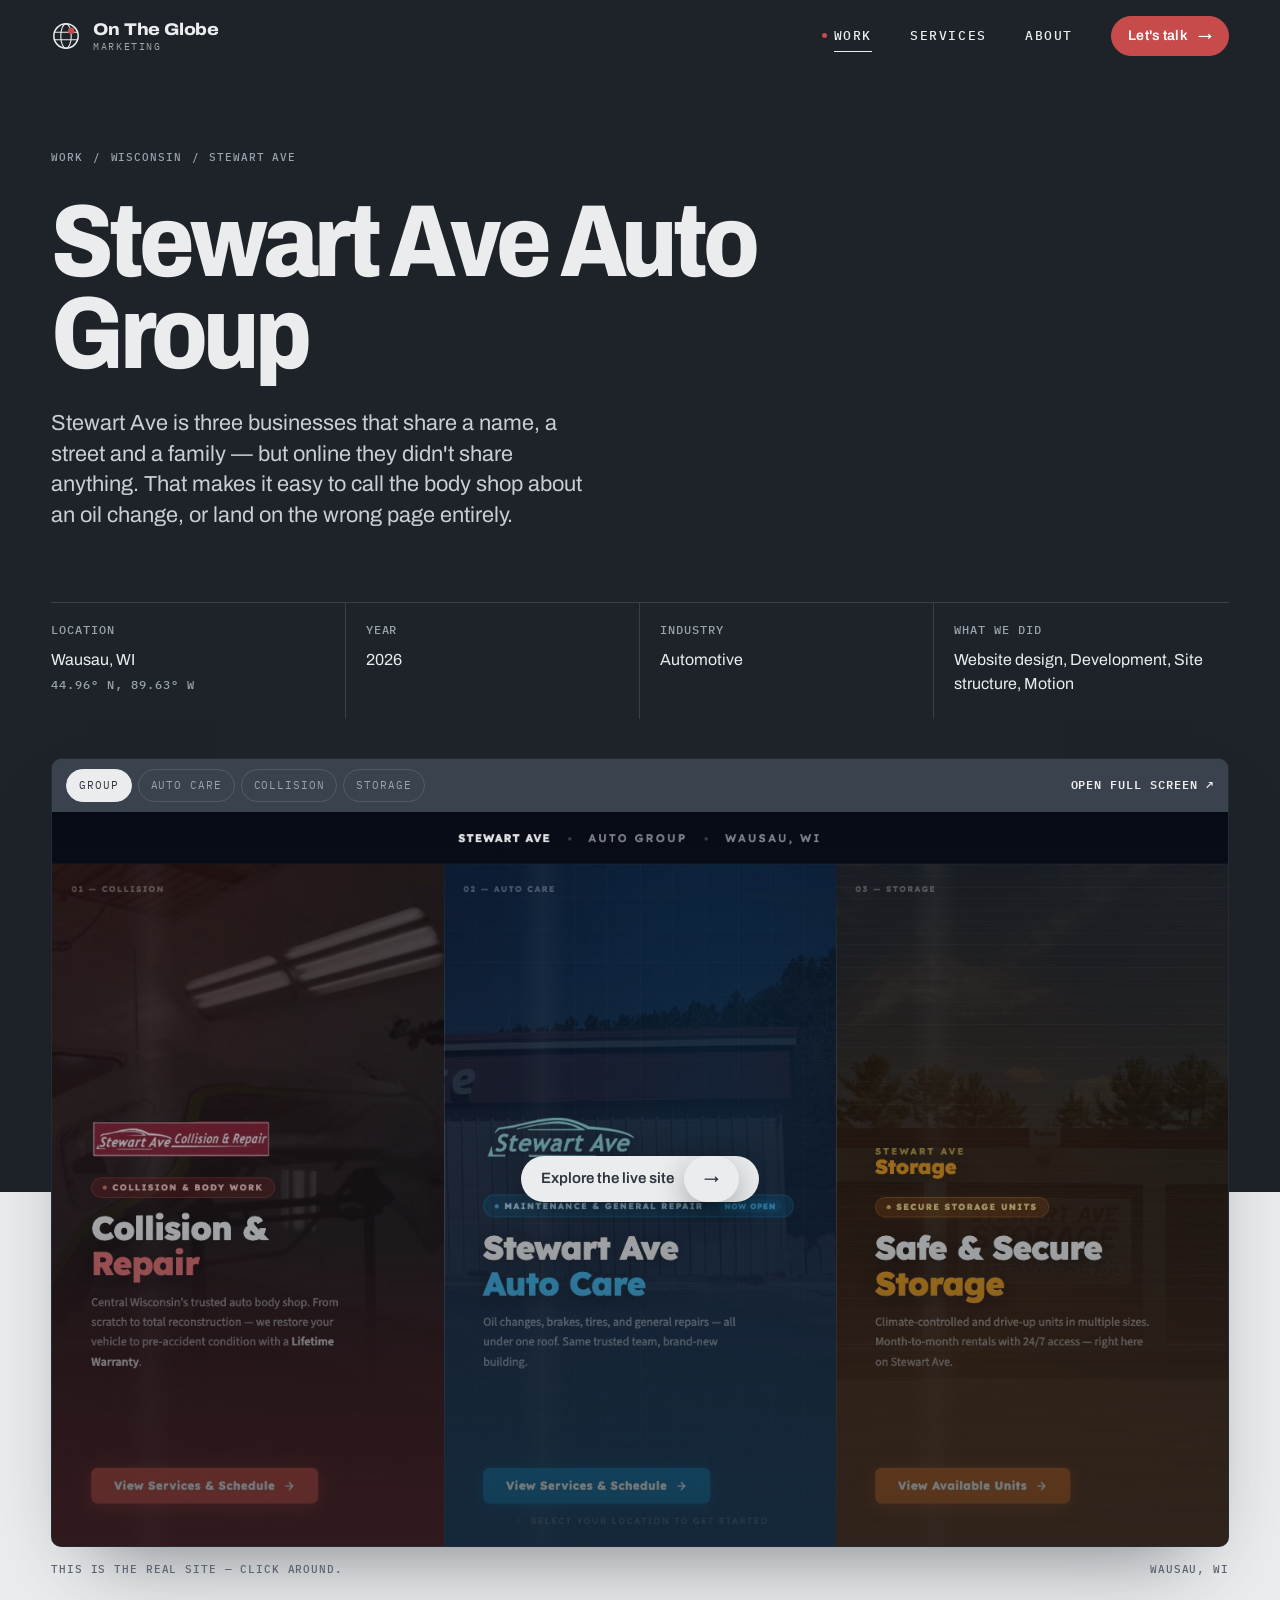
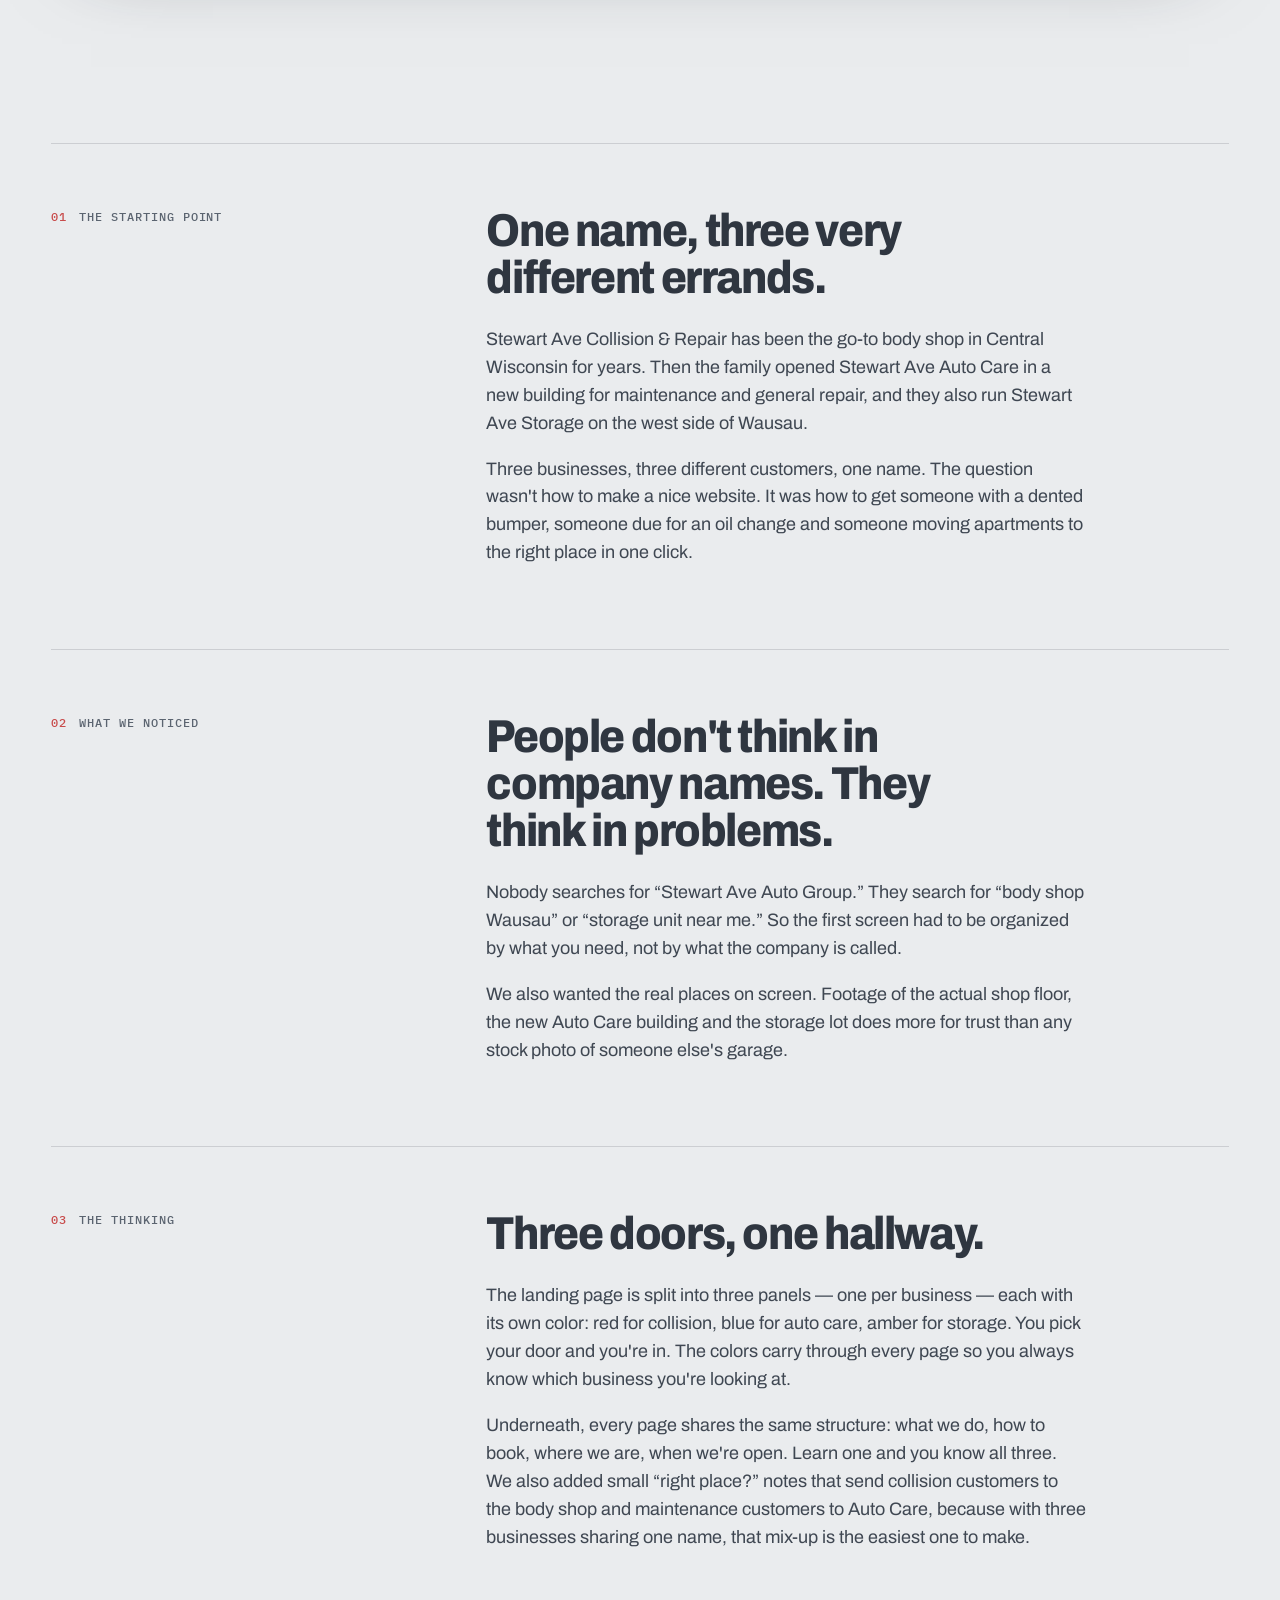
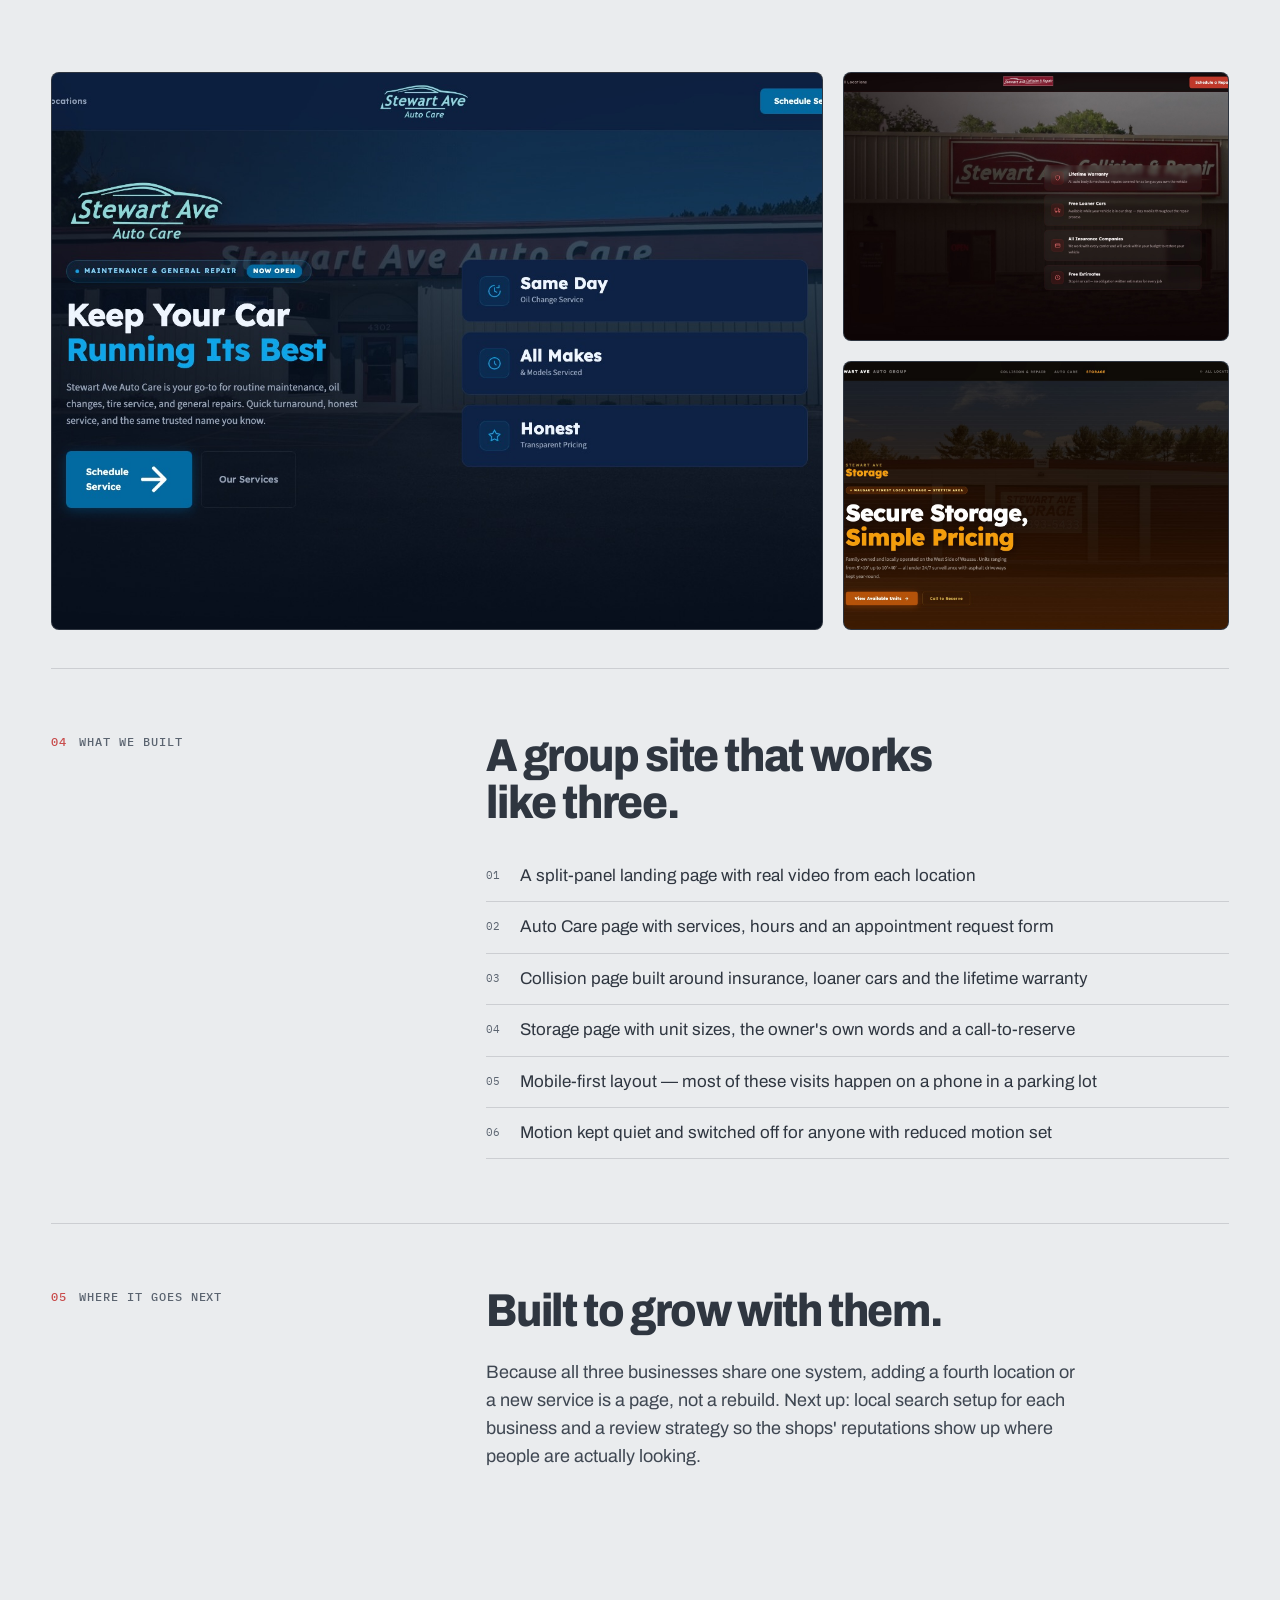
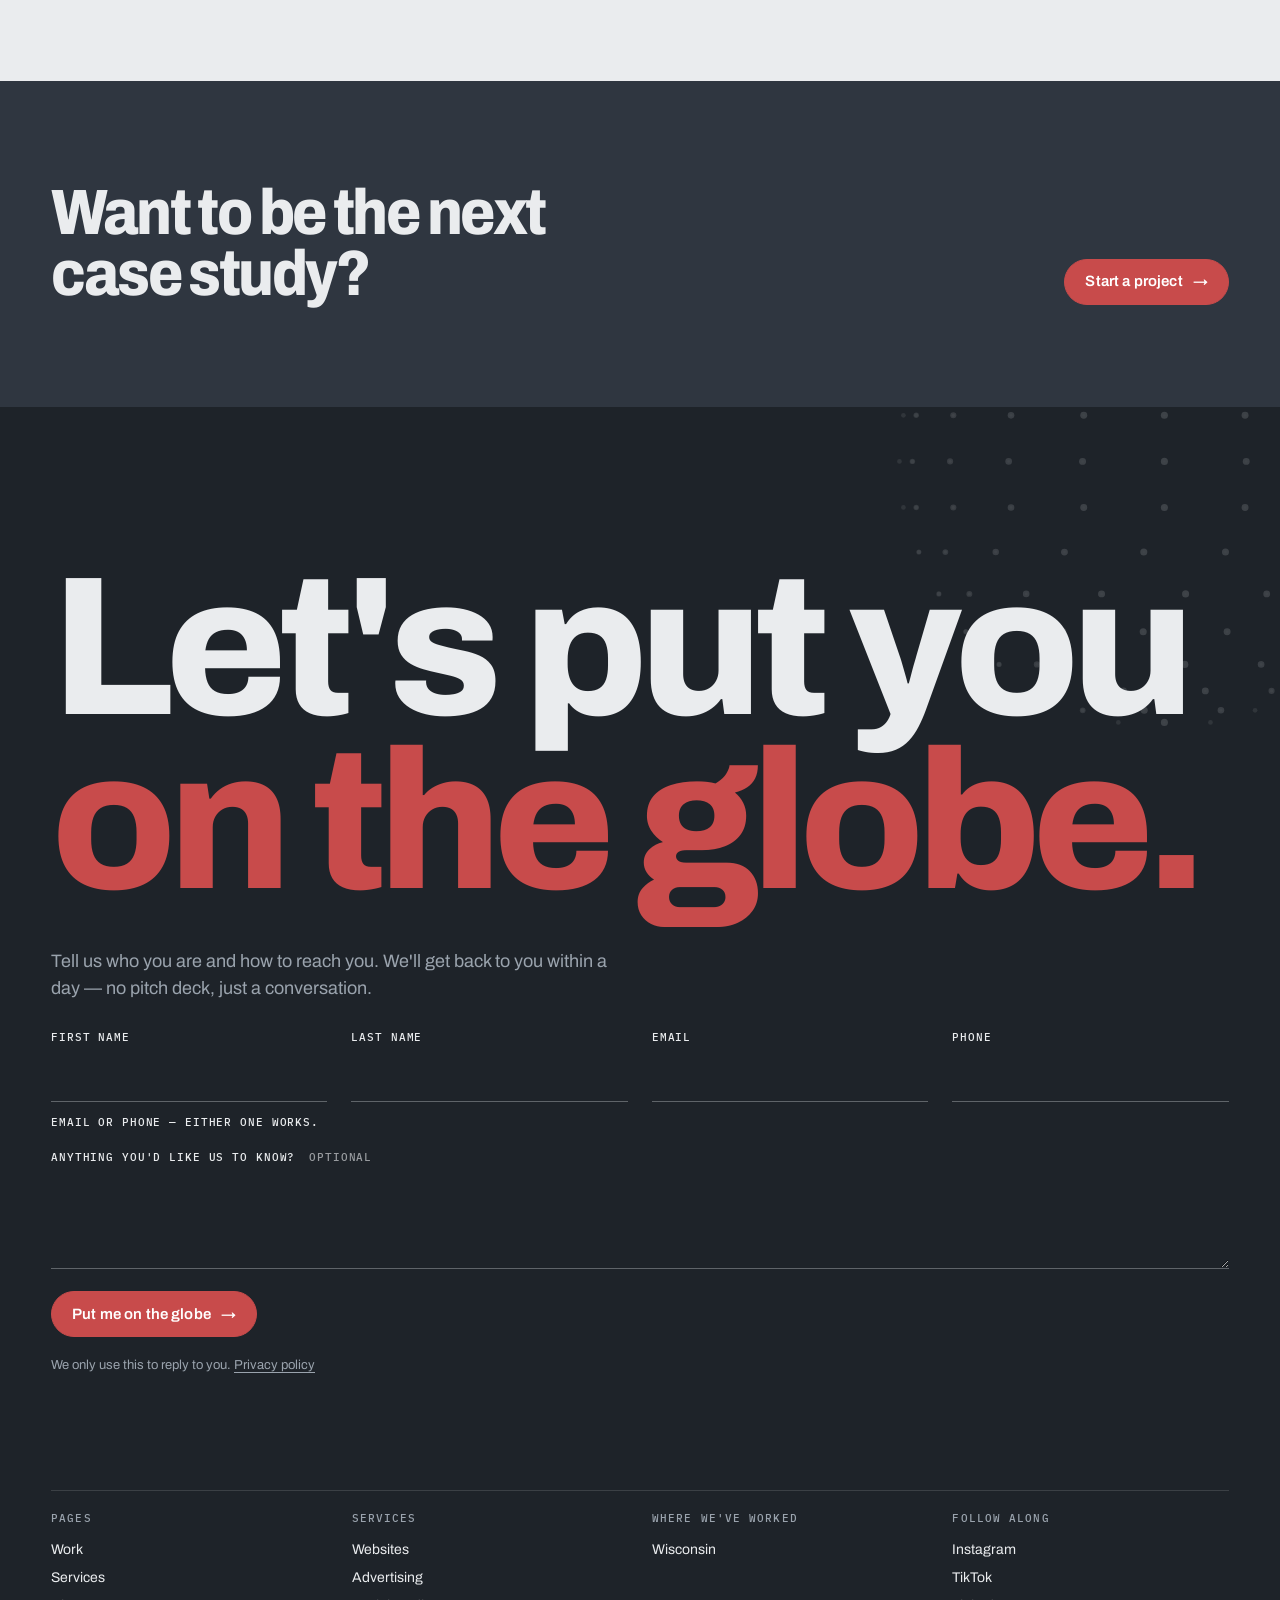
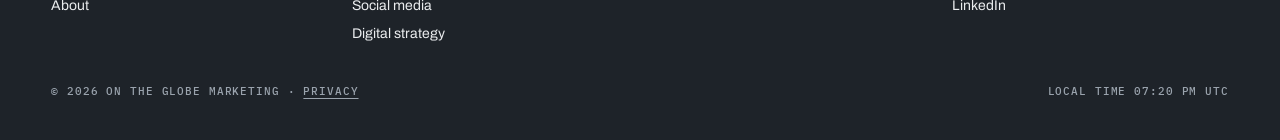
<file: case.html>
<!doctype html>
<html lang="en">
<head>
  <meta charset="utf-8">
  <meta name="viewport" content="width=device-width, initial-scale=1">
  <title>Case study — On The Globe Marketing</title>
  <meta name="description" content="How and why we built it — a case study from On The Globe Marketing.">
  <meta name="theme-color" content="#1E2329">
  <link rel="icon" href="img/favicon.svg" type="image/svg+xml">
  <link rel="preconnect" href="https://fonts.googleapis.com">
  <link rel="preconnect" href="https://fonts.gstatic.com" crossorigin>
  <link href="https://fonts.googleapis.com/css2?family=Archivo:wdth,wght@62..125,100..900&family=IBM+Plex+Mono:wght@400;500&display=swap" rel="stylesheet">
  <link rel="stylesheet" href="css/style.css?v=5">
</head>
<body data-page="work">
  <a class="skip-link" href="#main">Skip to content</a>
  <header data-nav></header>
  <main id="main" data-case></main>
  <footer data-footer></footer>

  <script src="data/projects.js"></script>
  <script>
  // Render the case study before site.js wires up reveals + nav theming.
  (function () {
    const data = window.OTG_DATA;
    const slug = new URLSearchParams(location.search).get("p");
    const p = data.projects.find((x) => x.slug === slug) || data.projects[0];
    const root = document.querySelector("[data-case]");
    if (!p) { root.innerHTML = '<section class="page-hero" data-theme="dark"><div class="wrap"><h1 class="page-hero__title">Nothing here yet.</h1></div></section>'; return; }

    const region = data.regions.find((r) => r.id === p.region) || { name: "", id: "" };
    const pad = (n) => String(n).padStart(2, "0");
    const cs = p.caseStudy || { sections: [] };
    const coord = ([lon, lat]) => `${Math.abs(lat).toFixed(2)}° ${lat >= 0 ? "N" : "S"}, ${Math.abs(lon).toFixed(2)}° ${lon >= 0 ? "E" : "W"}`;
    document.title = `${p.client} — Case study — On The Globe Marketing`;

    const gallery = (p.pages || []).slice(1, 4);
    const chapters = cs.sections.map((s, i) => {
      const body = s.list
        ? `<ul class="chapter__list">${s.list.map((li, j) => `<li><span>${pad(j + 1)}</span>${li}</li>`).join("")}</ul>`
        : `<div class="chapter__text">${(s.body || []).map((t) => `<p>${t}</p>`).join("")}</div>`;
      const block = `
        <article class="chapter">
          <p class="chapter__label label"><span class="n">${pad(i + 1)}</span>${s.label}</p>
          <div class="reveal">
            <h2 class="chapter__title">${s.title}</h2>
            ${body}
          </div>
        </article>`;
      // drop the screenshots in after the "thinking" chapter
      if (i === 2 && gallery.length) {
        return block + `
          <div class="case-gallery reveal">
            ${gallery.map((g, k) => `<figure class="${k === 0 ? "tall" : ""}"><img src="${g.shot}" alt="${p.client} — ${g.label} page" loading="lazy"><figcaption>${g.label}</figcaption></figure>`).join("")}
          </div>`;
      }
      return block;
    }).join("");

    const others = data.projects.filter((x) => x.slug !== p.slug);
    const next = others[0];

    root.innerHTML = `
      <section class="case-hero" data-theme="dark">
        <div class="wrap">
          <nav class="crumbs label" aria-label="Breadcrumb">
            <a href="work.html">Work</a><span>/</span><a href="work.html#${region.id}">${region.name}</a><span>/</span><span>${p.short || p.client}</span>
          </nav>
          <h1 class="case-hero__title">
            <span class="line-mask"><span>${p.client}</span></span>
          </h1>
          <p class="case-hero__lede reveal" style="--delay:150ms">${cs.lede || p.summary}</p>
          <dl class="case-meta">
            <div><dt class="label">Location</dt><dd>${p.city}<br><span class="coord label" style="color:var(--muted-dark)">${coord(p.coords)}</span></dd></div>
            <div><dt class="label">Year</dt><dd>${p.year}</dd></div>
            <div><dt class="label">Industry</dt><dd>${p.category}</dd></div>
            <div><dt class="label">What we did</dt><dd>${p.services.join(", ")}</dd></div>
          </dl>
        </div>
      </section>

      <section class="case-stage" data-theme="dark">
        <div class="wrap">
          <div class="live reveal">
            <div class="live__bar">
              <div class="tabs" data-tabs aria-label="Pages"></div>
              <a class="text-link label" href="${p.live}" target="_blank" rel="noopener" style="color:var(--fog)">Open full screen ↗</a>
            </div>
            <div class="live__view" data-view></div>
          </div>
          <p class="live__note label"><span>This is the real site — click around.</span><span>${p.city}</span></p>
        </div>
      </section>

      <section class="case-body" data-theme="light">
        <div class="wrap">${chapters}</div>
      </section>

      <section class="next-case" data-theme="dark">
        <div class="wrap next-case__row">
          ${next
            ? `<h2>Next: ${next.client}</h2><a class="btn btn--brick" href="case.html?p=${next.slug}">View case study <span class="arrow">→</span></a>`
            : `<h2>Want to be the next case study?</h2><a class="btn btn--brick" href="#contact">Start a project <span class="arrow">→</span></a>`}
        </div>
      </section>`;

    window.__OTG_CASE = p;
  })();
  </script>
  <script src="js/site.js?v=4"></script>
  <script>
  (function () {
    const p = window.__OTG_CASE;
    const view = document.querySelector("[data-view]");
    if (!p || !view) return;
    const preview = OTG.livePreview(view, p);
    OTG.tabsFor(document.querySelector("[data-tabs]"), preview);
  })();
  </script>
</body>
</html>
</file>
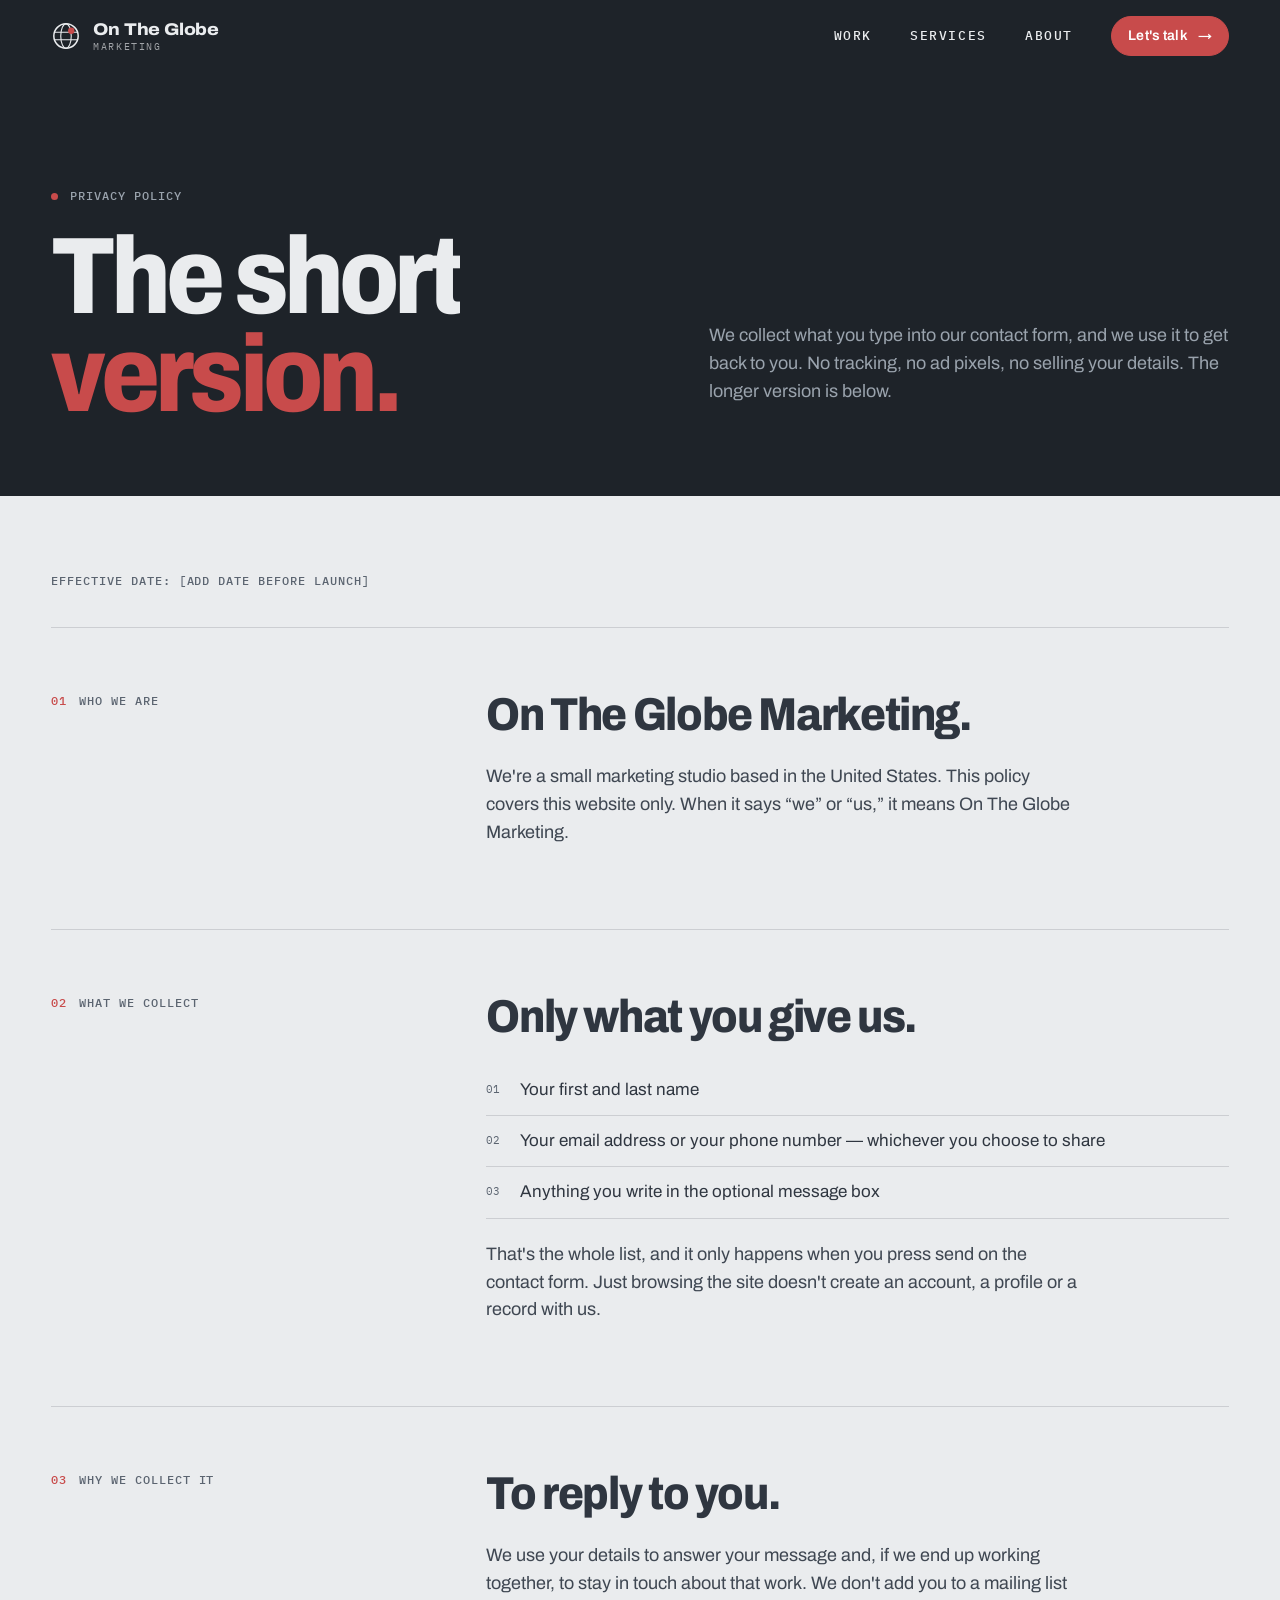
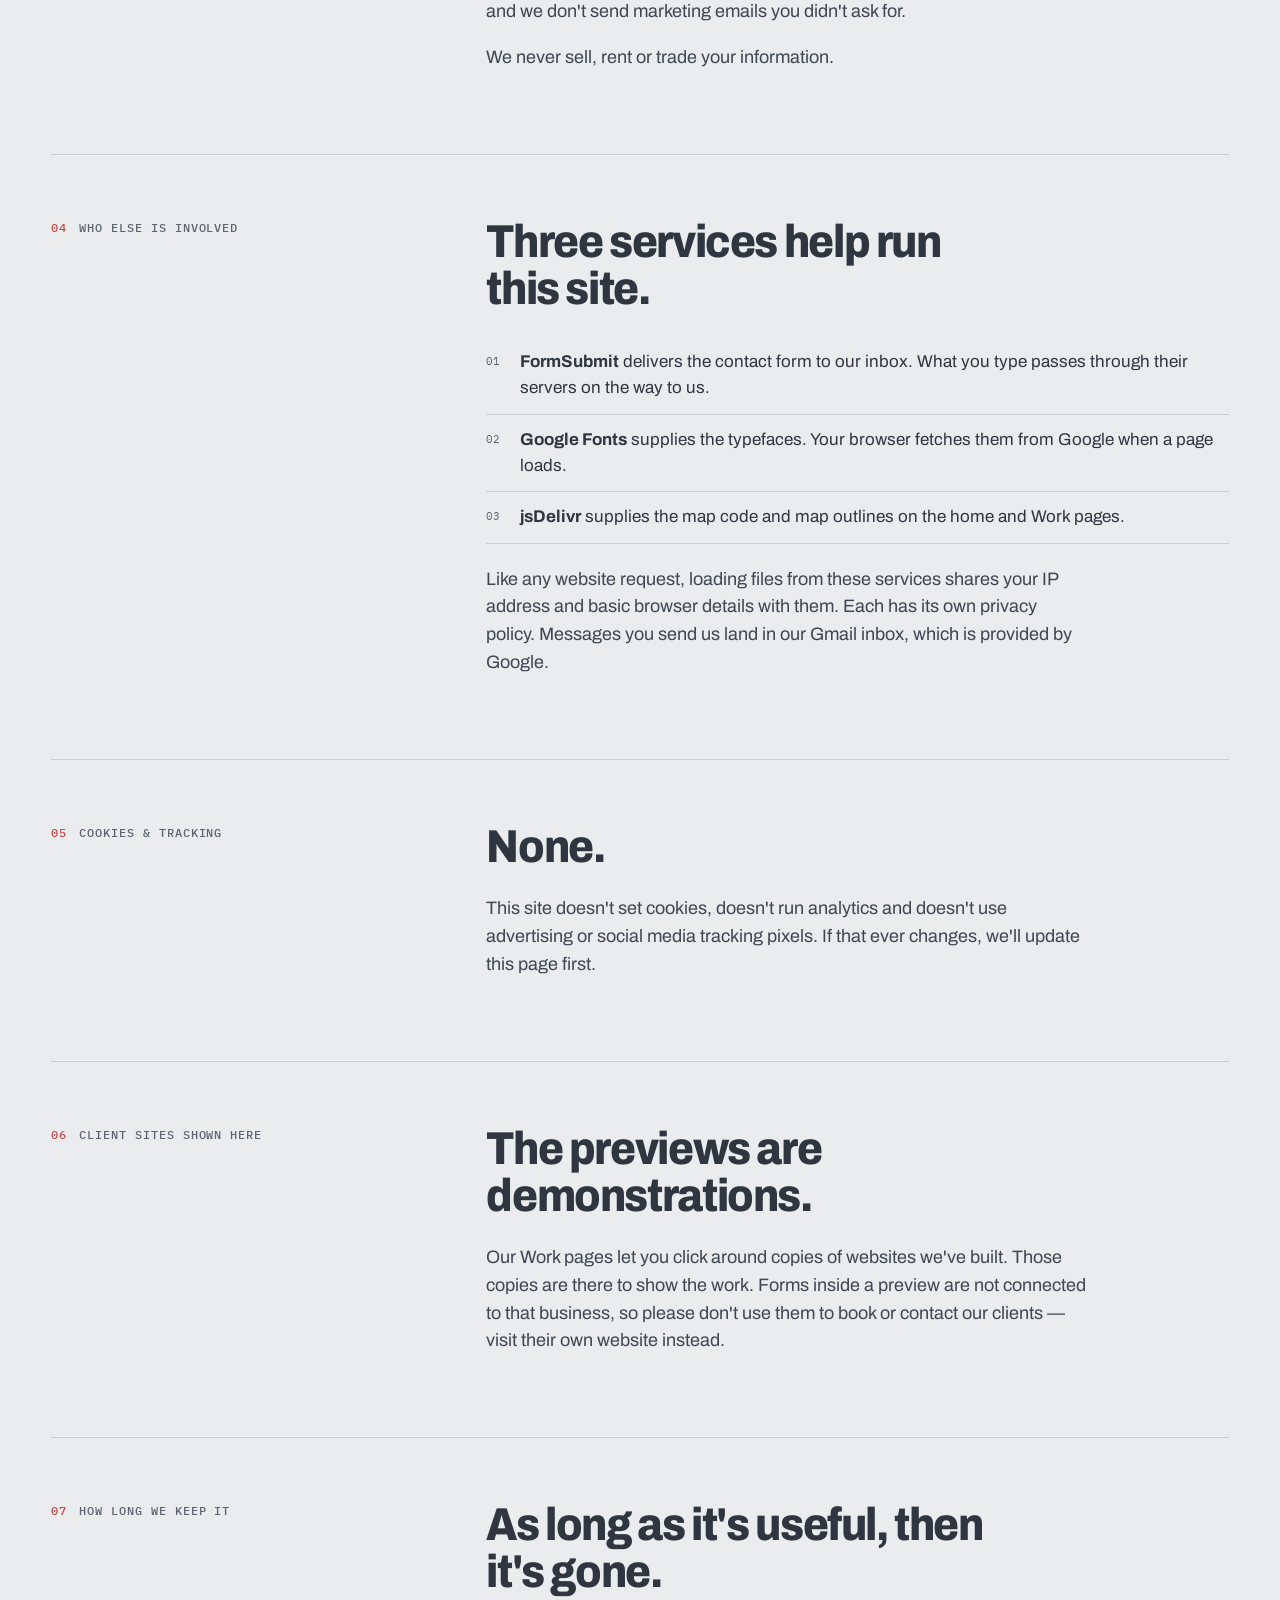
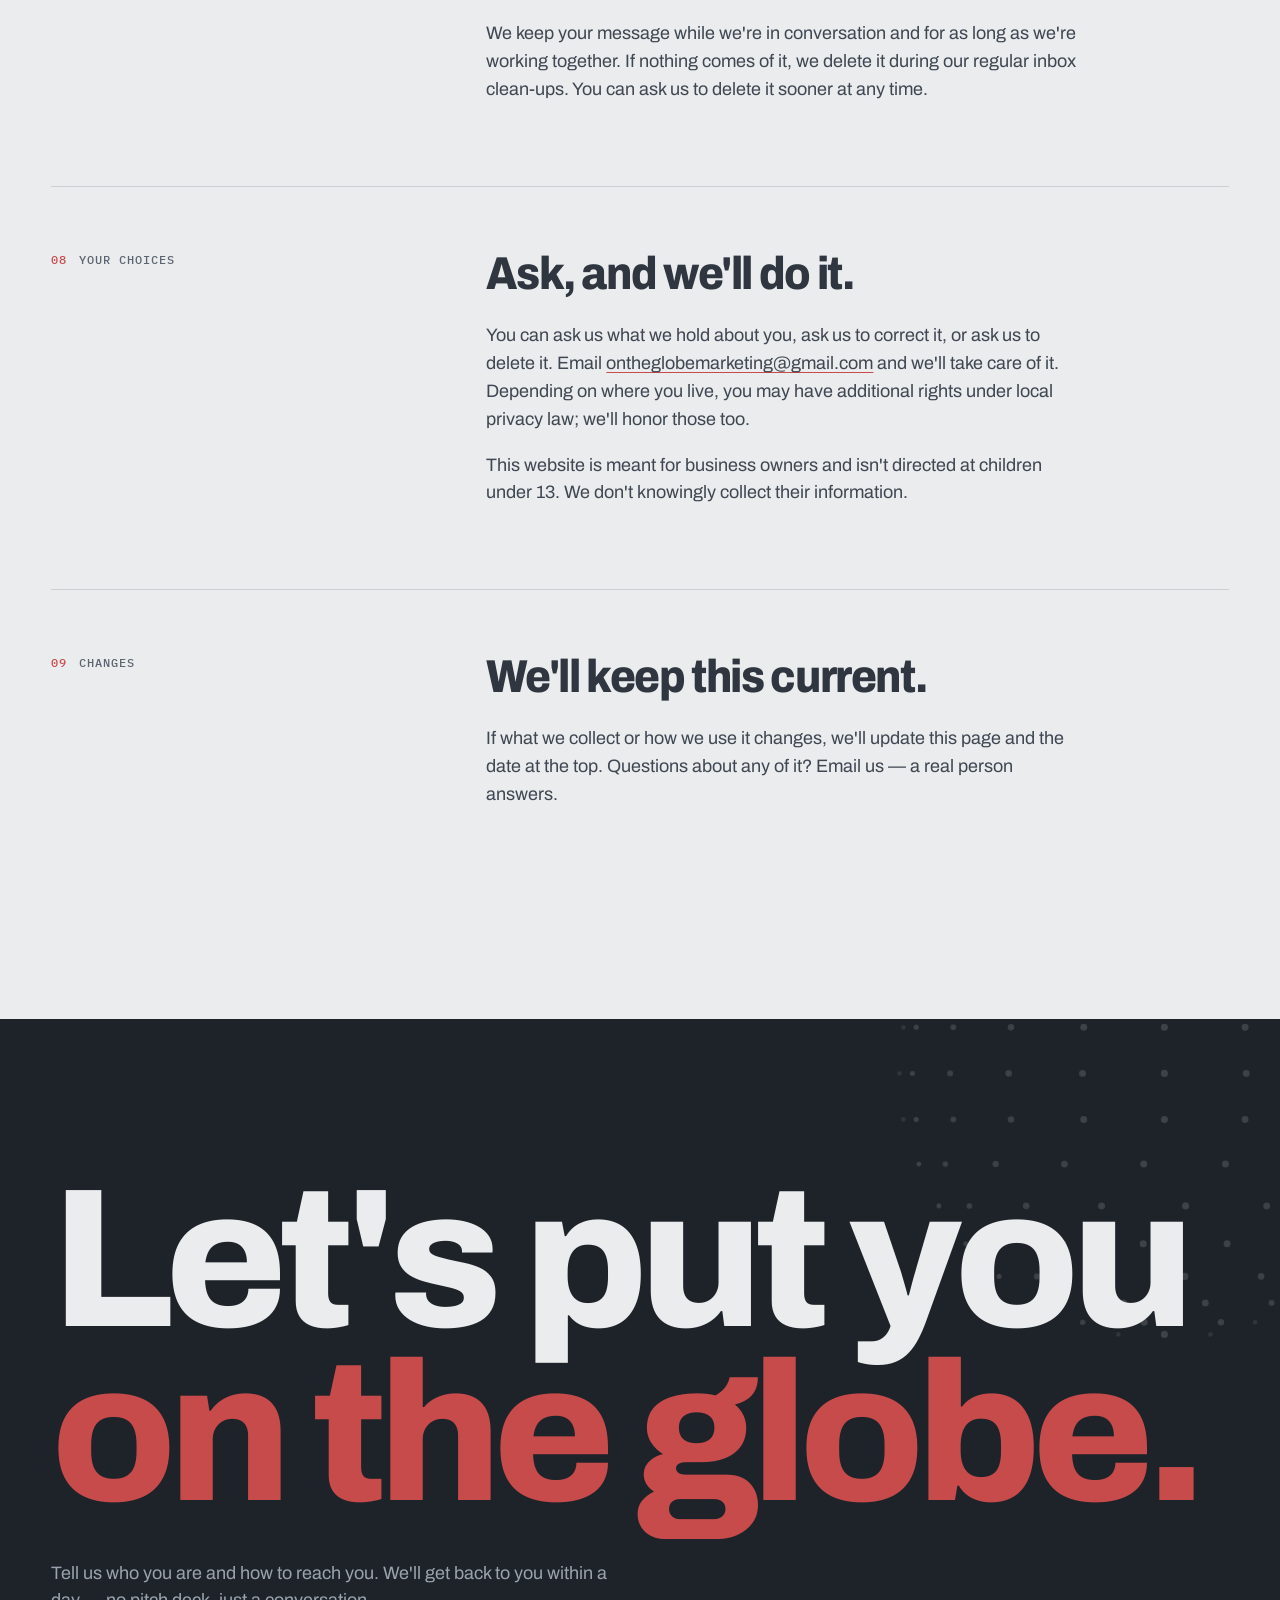
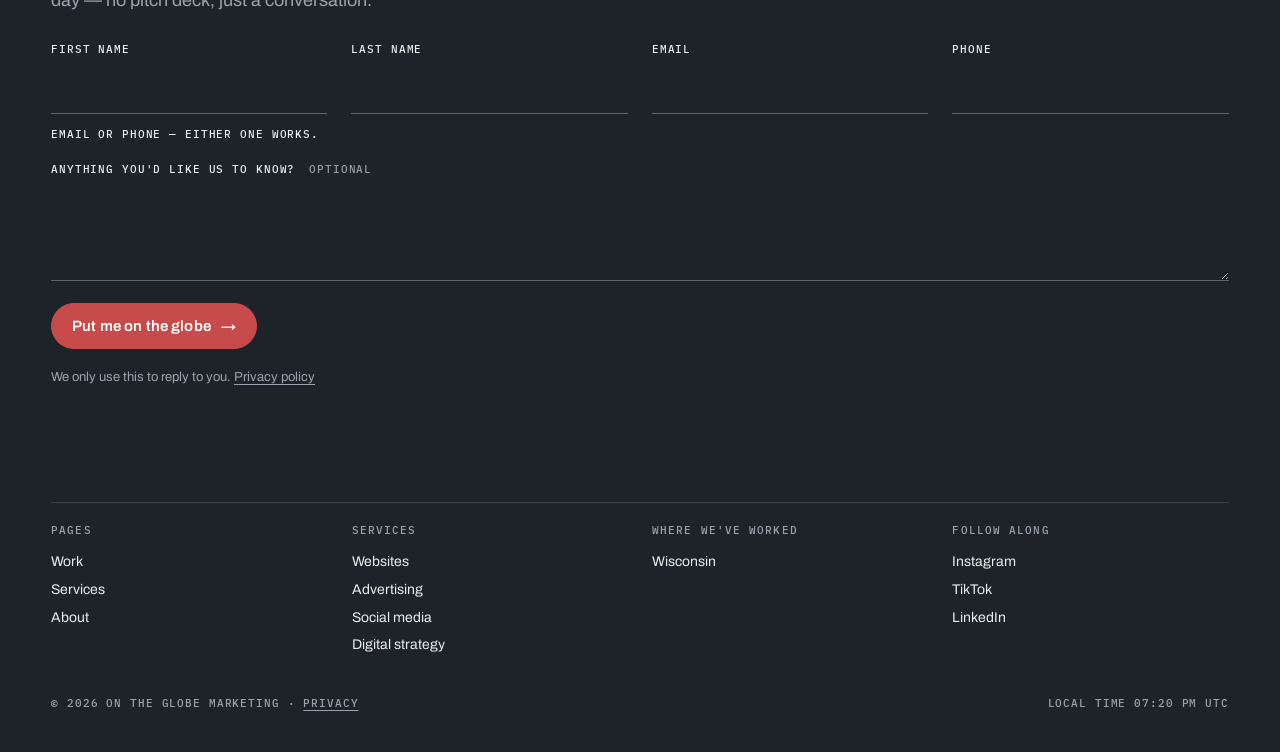
<file: privacy.html>
<!doctype html>
<html lang="en">
<head>
  <meta charset="utf-8">
  <meta name="viewport" content="width=device-width, initial-scale=1">
  <title>Privacy — On The Globe Marketing</title>
  <meta name="description" content="What On The Globe Marketing collects through this website, why, and what we do with it.">
  <meta name="theme-color" content="#1E2329">
  <link rel="icon" href="img/favicon.svg" type="image/svg+xml">
  <link rel="preconnect" href="https://fonts.googleapis.com">
  <link rel="preconnect" href="https://fonts.gstatic.com" crossorigin>
  <link href="https://fonts.googleapis.com/css2?family=Archivo:wdth,wght@62..125,100..900&family=IBM+Plex+Mono:wght@400;500&display=swap" rel="stylesheet">
  <link rel="stylesheet" href="css/style.css?v=5">
</head>
<body data-page="privacy">
  <a class="skip-link" href="#main">Skip to content</a>
  <header data-nav></header>

  <main id="main">
    <section class="page-hero" data-theme="dark">
      <div class="wrap">
        <p class="page-hero__label label">Privacy policy</p>
        <div class="page-hero__row">
          <h1 class="page-hero__title">
            <span class="line-mask"><span>The short</span></span>
            <span class="line-mask" style="--delay:90ms"><span><em>version.</em></span></span>
          </h1>
          <p class="page-hero__sub reveal" style="--delay:200ms">We collect what you type into our contact form, and we use it to get back to you. No tracking, no ad pixels, no selling your details. The longer version is below.</p>
        </div>
      </div>
    </section>

    <section class="case-body" data-theme="light">
      <div class="wrap">
        <!-- EDIT BEFORE LAUNCH: set the real effective date -->
        <p class="label policy__date">Effective date: [add date before launch]</p>

        <article class="chapter">
          <p class="chapter__label label"><span class="n">01</span>Who we are</p>
          <div class="chapter__text">
            <h2 class="chapter__title">On The Globe Marketing.</h2>
            <p>We're a small marketing studio based in the United States. This policy covers this website only. When it says “we” or “us,” it means On The Globe Marketing.</p>
          </div>
        </article>

        <article class="chapter">
          <p class="chapter__label label"><span class="n">02</span>What we collect</p>
          <div>
            <h2 class="chapter__title">Only what you give us.</h2>
            <ul class="chapter__list">
              <li><span>01</span>Your first and last name</li>
              <li><span>02</span>Your email address or your phone number — whichever you choose to share</li>
              <li><span>03</span>Anything you write in the optional message box</li>
            </ul>
            <div class="chapter__text policy__after">
              <p>That's the whole list, and it only happens when you press send on the contact form. Just browsing the site doesn't create an account, a profile or a record with us.</p>
            </div>
          </div>
        </article>

        <article class="chapter">
          <p class="chapter__label label"><span class="n">03</span>Why we collect it</p>
          <div class="chapter__text">
            <h2 class="chapter__title">To reply to you.</h2>
            <p>We use your details to answer your message and, if we end up working together, to stay in touch about that work. We don't add you to a mailing list and we don't send marketing emails you didn't ask for.</p>
            <p>We never sell, rent or trade your information.</p>
          </div>
        </article>

        <article class="chapter">
          <p class="chapter__label label"><span class="n">04</span>Who else is involved</p>
          <div>
            <h2 class="chapter__title">Three services help run this site.</h2>
            <ul class="chapter__list">
              <li><span>01</span><span class="policy__item"><b>FormSubmit</b> delivers the contact form to our inbox. What you type passes through their servers on the way to us.</span></li>
              <li><span>02</span><span class="policy__item"><b>Google Fonts</b> supplies the typefaces. Your browser fetches them from Google when a page loads.</span></li>
              <li><span>03</span><span class="policy__item"><b>jsDelivr</b> supplies the map code and map outlines on the home and Work pages.</span></li>
            </ul>
            <div class="chapter__text policy__after">
              <p>Like any website request, loading files from these services shares your IP address and basic browser details with them. Each has its own privacy policy. Messages you send us land in our Gmail inbox, which is provided by Google.</p>
            </div>
          </div>
        </article>

        <article class="chapter">
          <p class="chapter__label label"><span class="n">05</span>Cookies &amp; tracking</p>
          <div class="chapter__text">
            <h2 class="chapter__title">None.</h2>
            <p>This site doesn't set cookies, doesn't run analytics and doesn't use advertising or social media tracking pixels. If that ever changes, we'll update this page first.</p>
          </div>
        </article>

        <article class="chapter">
          <p class="chapter__label label"><span class="n">06</span>Client sites shown here</p>
          <div class="chapter__text">
            <h2 class="chapter__title">The previews are demonstrations.</h2>
            <p>Our Work pages let you click around copies of websites we've built. Those copies are there to show the work. Forms inside a preview are not connected to that business, so please don't use them to book or contact our clients — visit their own website instead.</p>
          </div>
        </article>

        <article class="chapter">
          <p class="chapter__label label"><span class="n">07</span>How long we keep it</p>
          <div class="chapter__text">
            <h2 class="chapter__title">As long as it's useful, then it's gone.</h2>
            <p>We keep your message while we're in conversation and for as long as we're working together. If nothing comes of it, we delete it during our regular inbox clean-ups. You can ask us to delete it sooner at any time.</p>
          </div>
        </article>

        <article class="chapter">
          <p class="chapter__label label"><span class="n">08</span>Your choices</p>
          <div class="chapter__text">
            <h2 class="chapter__title">Ask, and we'll do it.</h2>
            <p>You can ask us what we hold about you, ask us to correct it, or ask us to delete it. Email <a class="policy__link" href="mailto:ontheglobemarketing@gmail.com">ontheglobemarketing@gmail.com</a> and we'll take care of it. Depending on where you live, you may have additional rights under local privacy law; we'll honor those too.</p>
            <p>This website is meant for business owners and isn't directed at children under 13. We don't knowingly collect their information.</p>
          </div>
        </article>

        <article class="chapter">
          <p class="chapter__label label"><span class="n">09</span>Changes</p>
          <div class="chapter__text">
            <h2 class="chapter__title">We'll keep this current.</h2>
            <p>If what we collect or how we use it changes, we'll update this page and the date at the top. Questions about any of it? Email us — a real person answers.</p>
          </div>
        </article>
      </div>
    </section>
  </main>

  <footer data-footer></footer>

  <script src="data/projects.js"></script>
  <script src="js/site.js?v=4"></script>
</body>
</html>
</file>
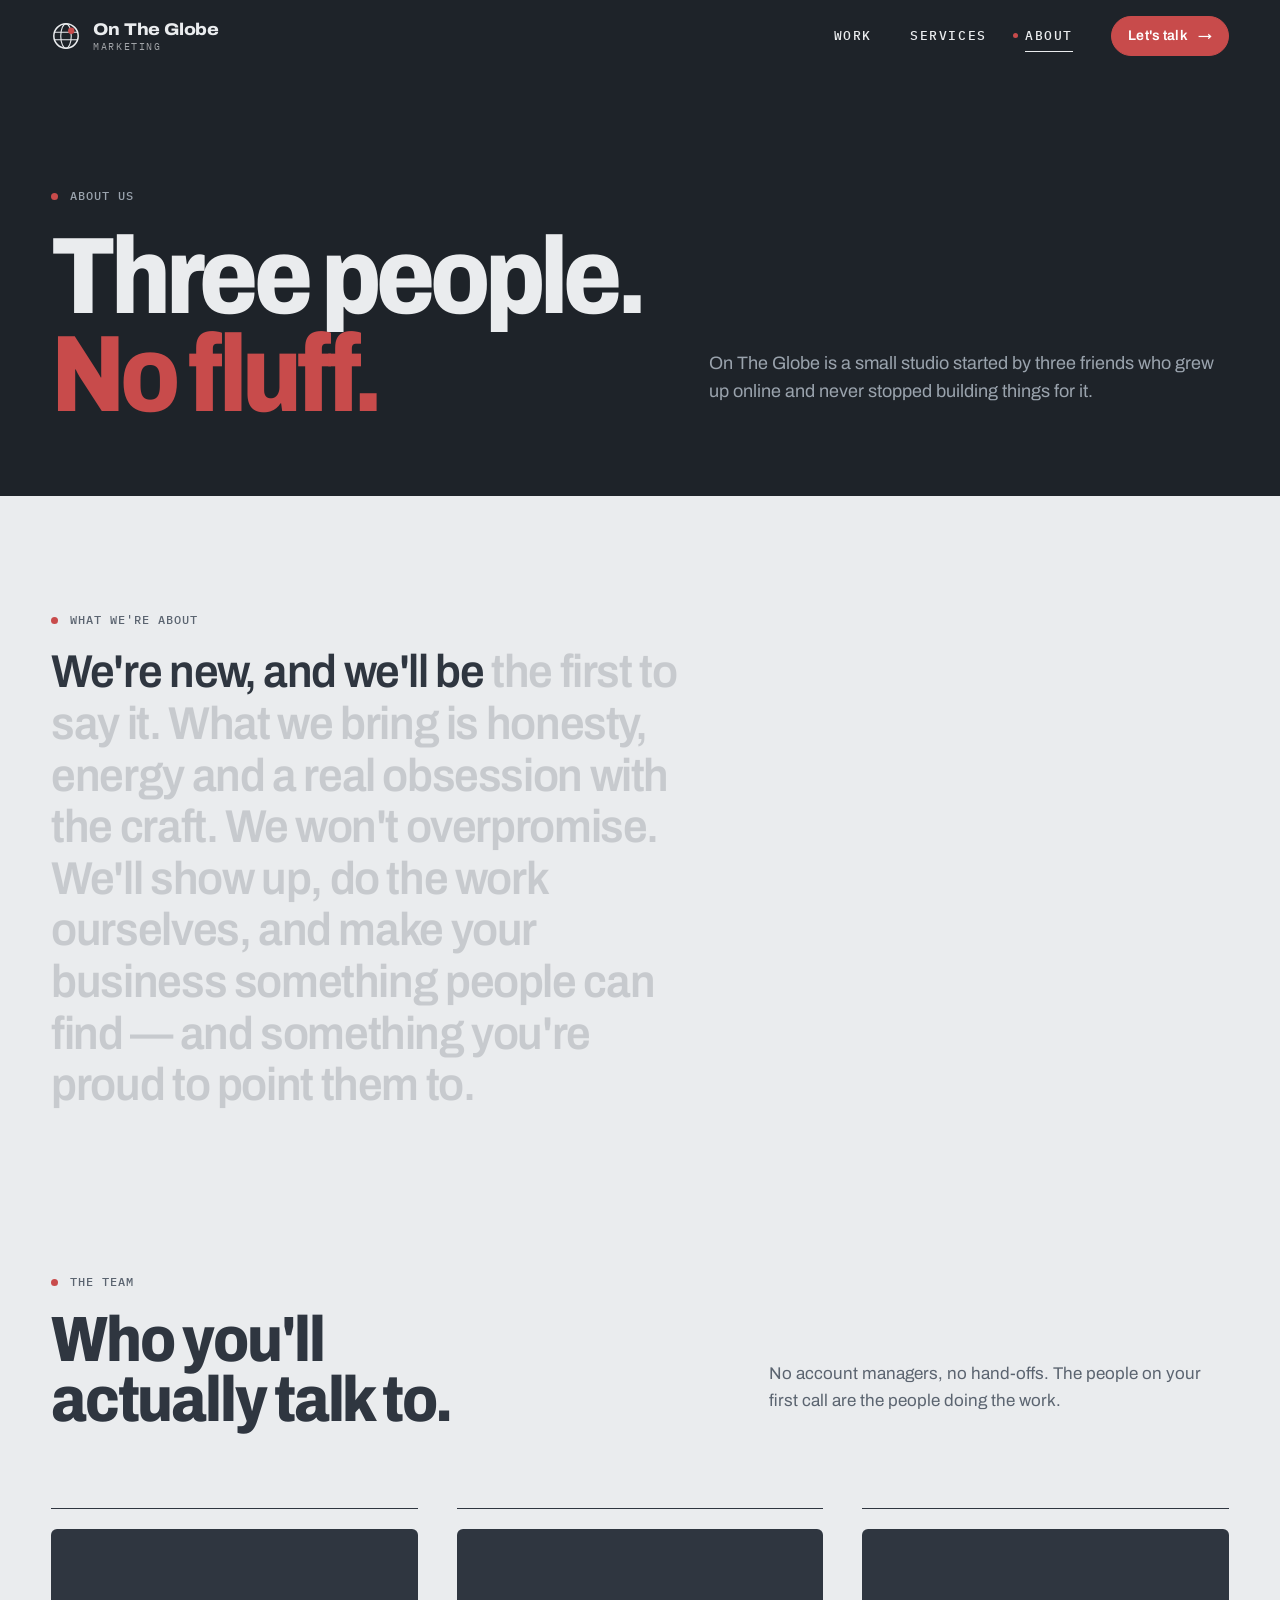
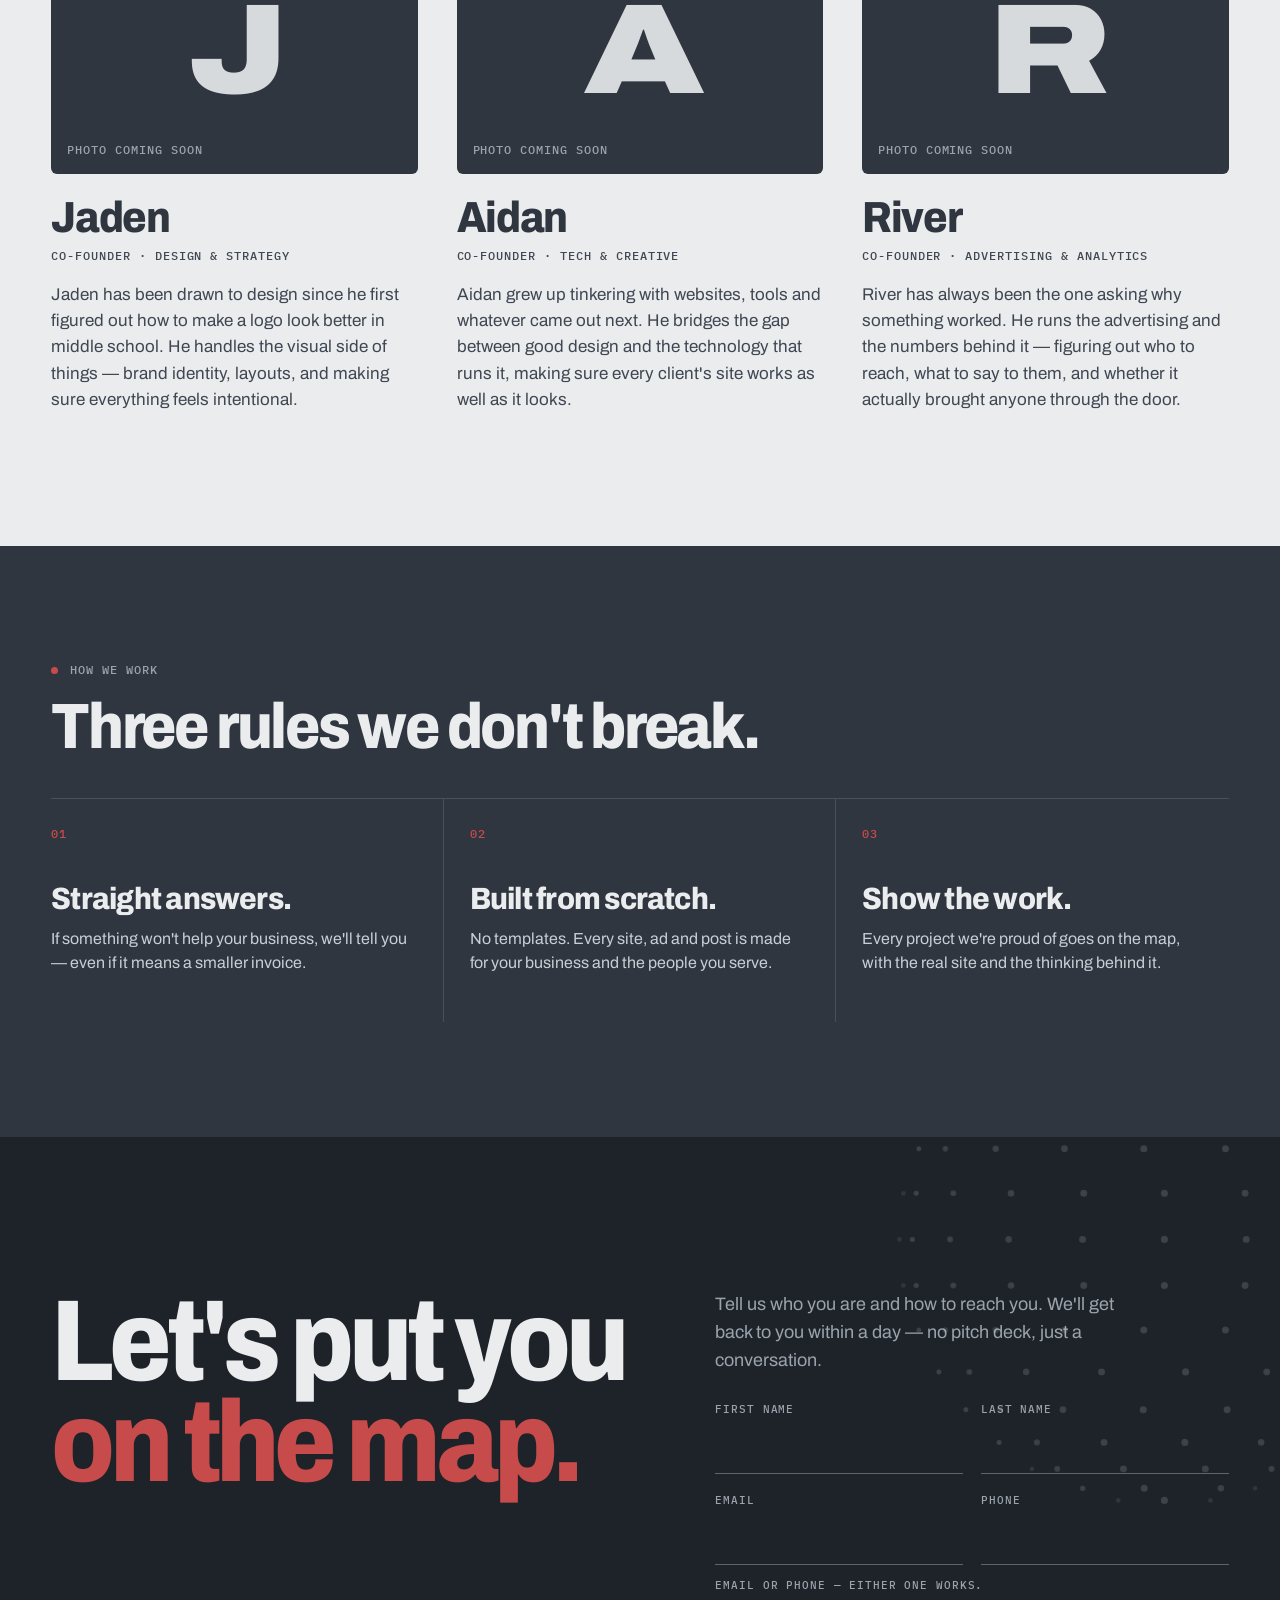
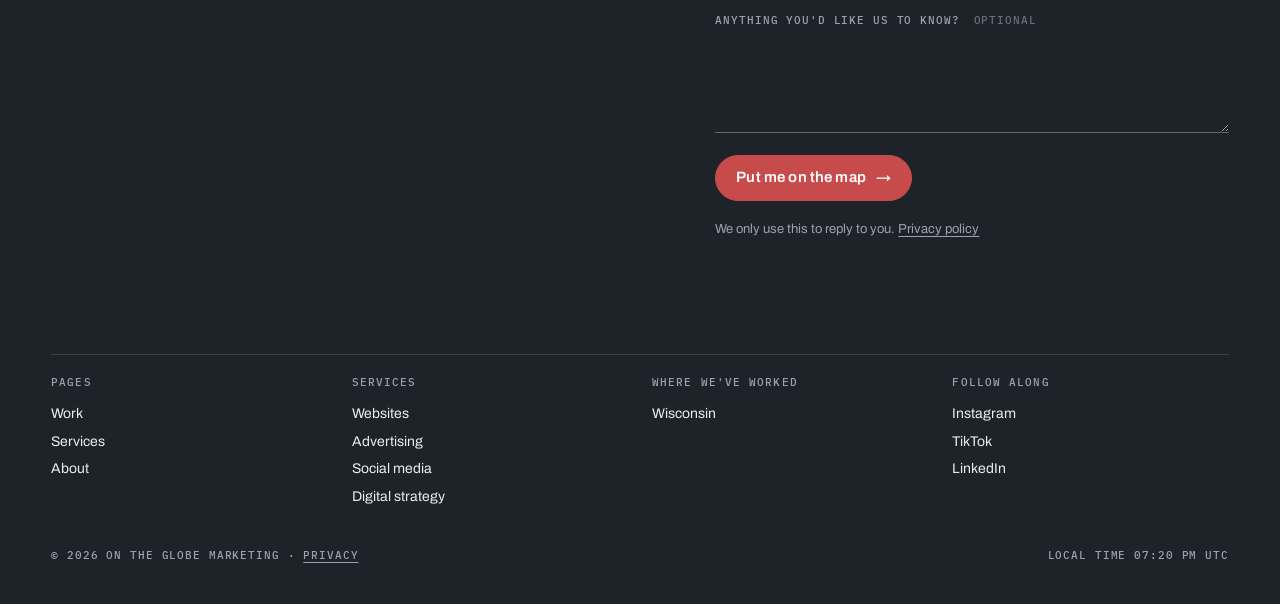
<file: site/about.html>
<!doctype html>
<html lang="en">
<head>
  <meta charset="utf-8">
  <meta name="viewport" content="width=device-width, initial-scale=1">
  <title>About — On The Globe Marketing</title>
  <meta name="description" content="On The Globe Marketing is a three-person studio building websites, ads, social and strategy for local businesses.">
  <meta name="theme-color" content="#1E2329">
  <link rel="icon" href="img/favicon.svg" type="image/svg+xml">
  <link rel="preconnect" href="https://fonts.googleapis.com">
  <link rel="preconnect" href="https://fonts.gstatic.com" crossorigin>
  <link href="https://fonts.googleapis.com/css2?family=Archivo:wdth,wght@62..125,100..900&family=IBM+Plex+Mono:wght@400;500&display=swap" rel="stylesheet">
  <link rel="stylesheet" href="css/style.css">
</head>
<body data-page="about">
  <a class="skip-link" href="#main">Skip to content</a>
  <header data-nav></header>

  <main id="main">
    <section class="page-hero" data-theme="dark">
      <div class="wrap">
        <p class="page-hero__label label">About us</p>
        <div class="page-hero__row">
          <h1 class="page-hero__title">
            <span class="line-mask"><span>Three people.</span></span>
            <span class="line-mask" style="--delay:90ms"><span><em>No fluff.</em></span></span>
          </h1>
          <p class="page-hero__sub reveal" style="--delay:200ms">On The Globe is a small studio started by three friends who grew up online and never stopped building things for it.</p>
        </div>
      </div>
    </section>

    <section class="manifesto" data-theme="light">
      <div class="wrap">
        <p class="section-head__label label">What we're about</p>
        <p class="manifesto__text" data-light-words>We're new, and we'll be the first to say it. What we bring is honesty, energy and a real obsession with the craft. We won't overpromise. We'll show up, do the work ourselves, and make your business something people can find — and something you're proud to point them to.</p>
      </div>
    </section>

    <section class="team" data-theme="light">
      <div class="wrap">
        <div class="section-head">
          <div>
            <p class="section-head__label label">The team</p>
            <h2 class="section-head__title">Who you'll<br>actually talk to.</h2>
          </div>
          <p class="section-head__text">No account managers, no hand-offs. The people on your first call are the people doing the work.</p>
        </div>
        <div class="team__grid">
          <!-- To add a photo: put it in /img/team/ and add <img src="img/team/jaden.jpg" alt="Jaden"> inside .person__photo -->
          <article class="person reveal">
            <div class="person__photo"><span class="person__mono" aria-hidden="true">J</span><span class="label">Photo coming soon</span></div>
            <h3 class="person__name">Jaden</h3>
            <p class="person__role label">Co-founder · Design &amp; Strategy</p>
            <p>Jaden has been drawn to design since he first figured out how to make a logo look better in middle school. He handles the visual side of things — brand identity, layouts, and making sure everything feels intentional.</p>
          </article>
          <article class="person reveal" style="--delay:120ms">
            <div class="person__photo"><span class="person__mono" aria-hidden="true">A</span><span class="label">Photo coming soon</span></div>
            <h3 class="person__name">Aidan</h3>
            <p class="person__role label">Co-founder · Tech &amp; Creative</p>
            <p>Aidan grew up tinkering with websites, tools and whatever came out next. He bridges the gap between good design and the technology that runs it, making sure every client's site works as well as it looks.</p>
          </article>
          <article class="person reveal" style="--delay:240ms">
            <div class="person__photo"><span class="person__mono" aria-hidden="true">R</span><span class="label">Photo coming soon</span></div>
            <h3 class="person__name">River</h3>
            <p class="person__role label">Co-founder · Advertising &amp; Analytics</p>
            <p>River has always been the one asking why something worked. He runs the advertising and the numbers behind it — figuring out who to reach, what to say to them, and whether it actually brought anyone through the door.</p>
          </article>
        </div>
      </div>
    </section>

    <section class="values" data-theme="dark">
      <div class="wrap">
        <p class="section-head__label label" style="color:var(--muted-dark)">How we work</p>
        <h2 class="section-head__title">Three rules we don't break.</h2>
        <div class="values__list">
          <div class="value reveal"><span class="n label">01</span><h3>Straight answers.</h3><p>If something won't help your business, we'll tell you — even if it means a smaller invoice.</p></div>
          <div class="value reveal" style="--delay:100ms"><span class="n label">02</span><h3>Built from scratch.</h3><p>No templates. Every site, ad and post is made for your business and the people you serve.</p></div>
          <div class="value reveal" style="--delay:200ms"><span class="n label">03</span><h3>Show the work.</h3><p>Every project we're proud of goes on the map, with the real site and the thinking behind it.</p></div>
        </div>
      </div>
    </section>
  </main>

  <footer data-footer></footer>

  <script src="data/projects.js"></script>
  <script src="js/site.js"></script>
  <script>
  // Manifesto: words light up as you scroll through it
  (function () {
    const el = document.querySelector("[data-light-words]");
    if (!el) return;
    el.innerHTML = el.textContent.trim().split(/\s+/).map((w) => `<span class="w">${w}</span>`).join(" ");
    const words = el.querySelectorAll(".w");
    if (OTG.reduceMotion) { words.forEach((w) => w.classList.add("is-lit")); return; }
    let tick = false;
    function update() {
      tick = false;
      const r = el.getBoundingClientRect();
      const vh = window.innerHeight;
      const p = Math.min(1, Math.max(0, (vh * 0.8 - r.top) / (r.height + vh * 0.35)));
      const n = Math.round(p * words.length);
      words.forEach((w, i) => w.classList.toggle("is-lit", i < n));
    }
    window.addEventListener("scroll", () => { if (!tick) { tick = true; requestAnimationFrame(update); } }, { passive: true });
    update();
  })();
  </script>
</body>
</html>
</file>
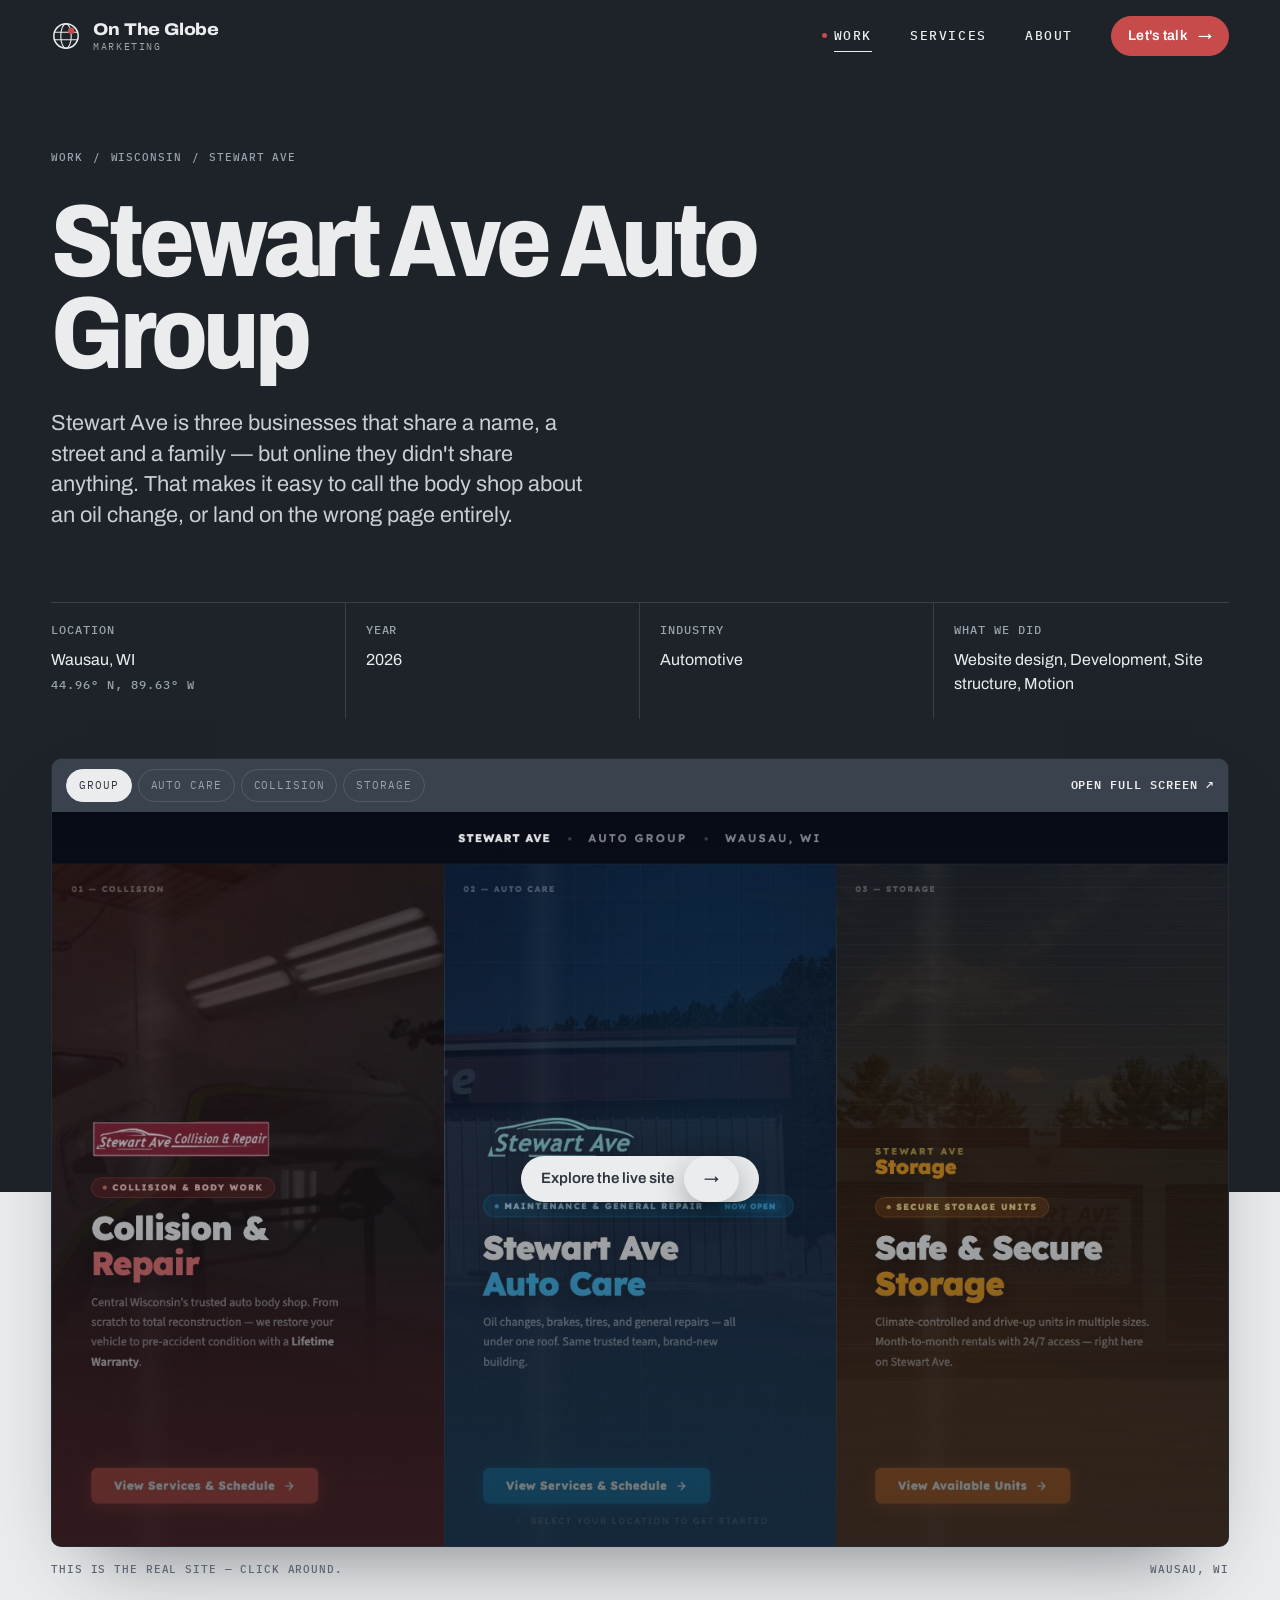
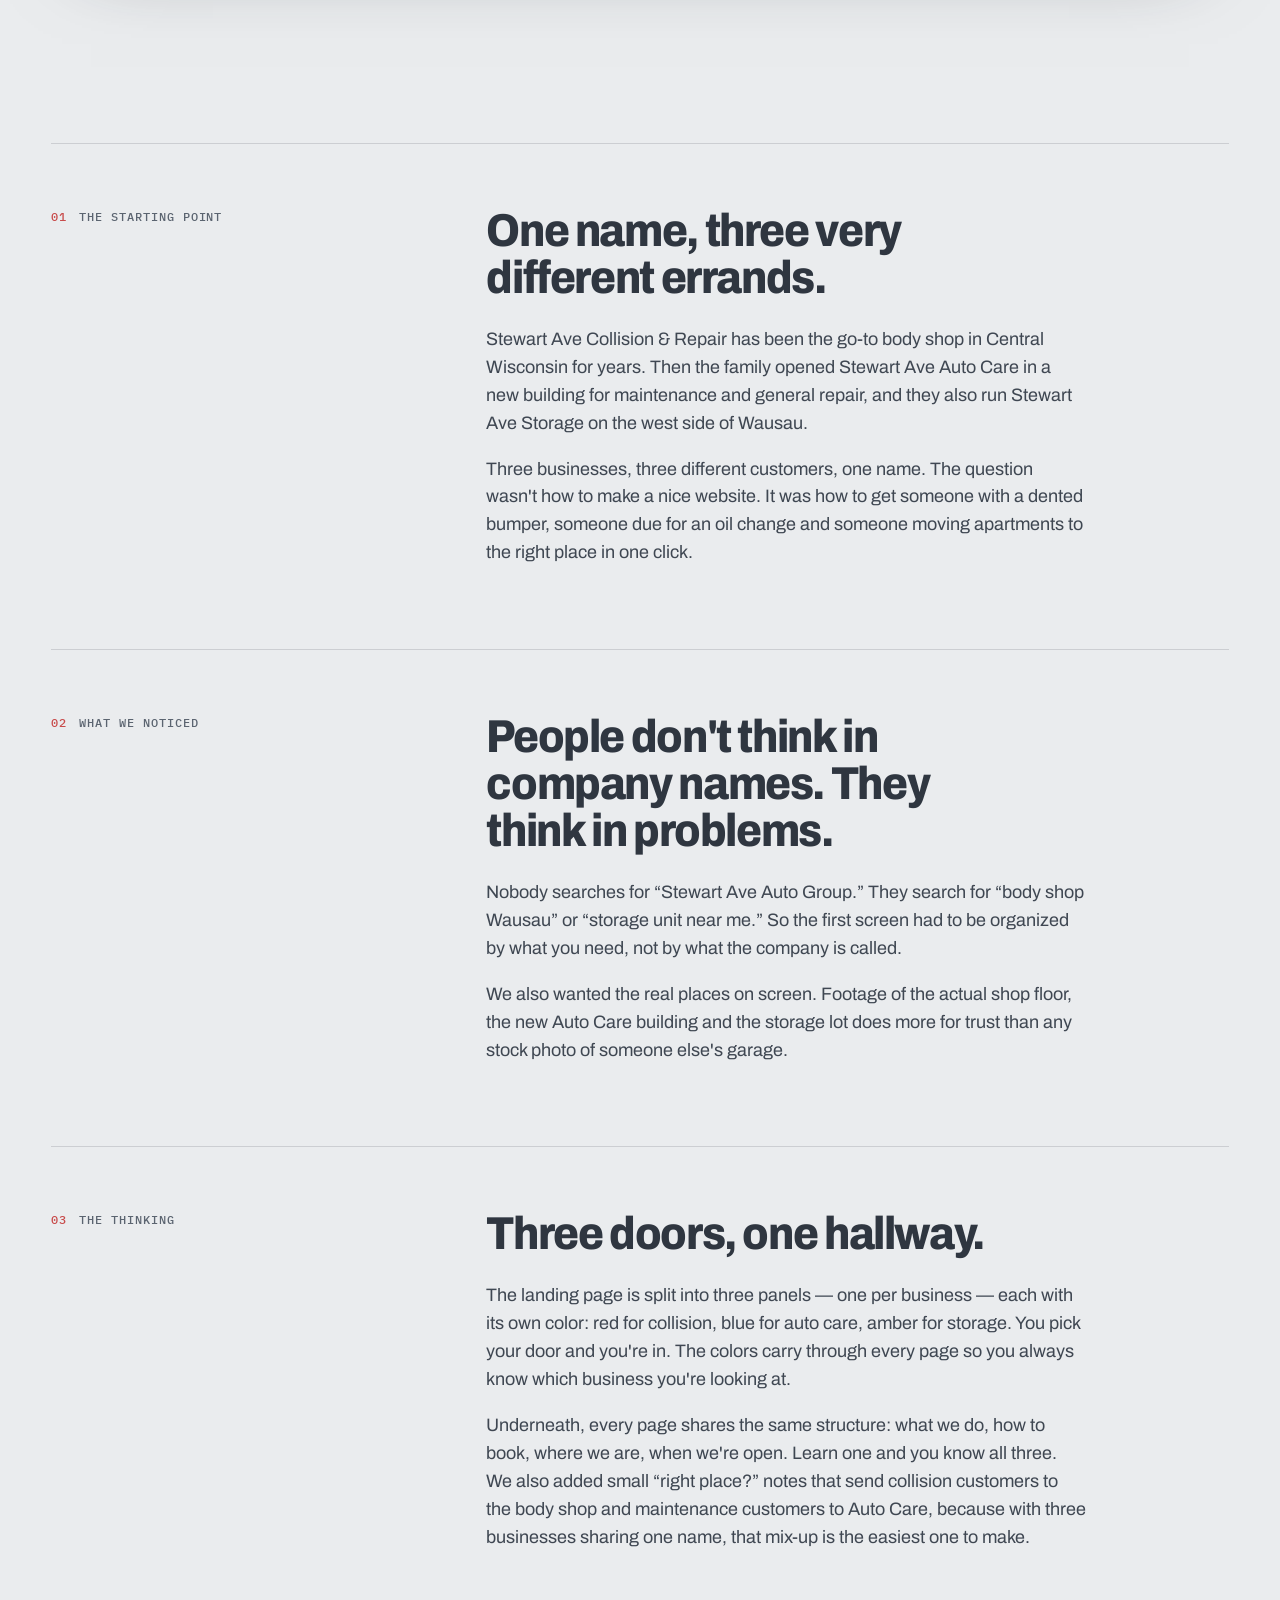
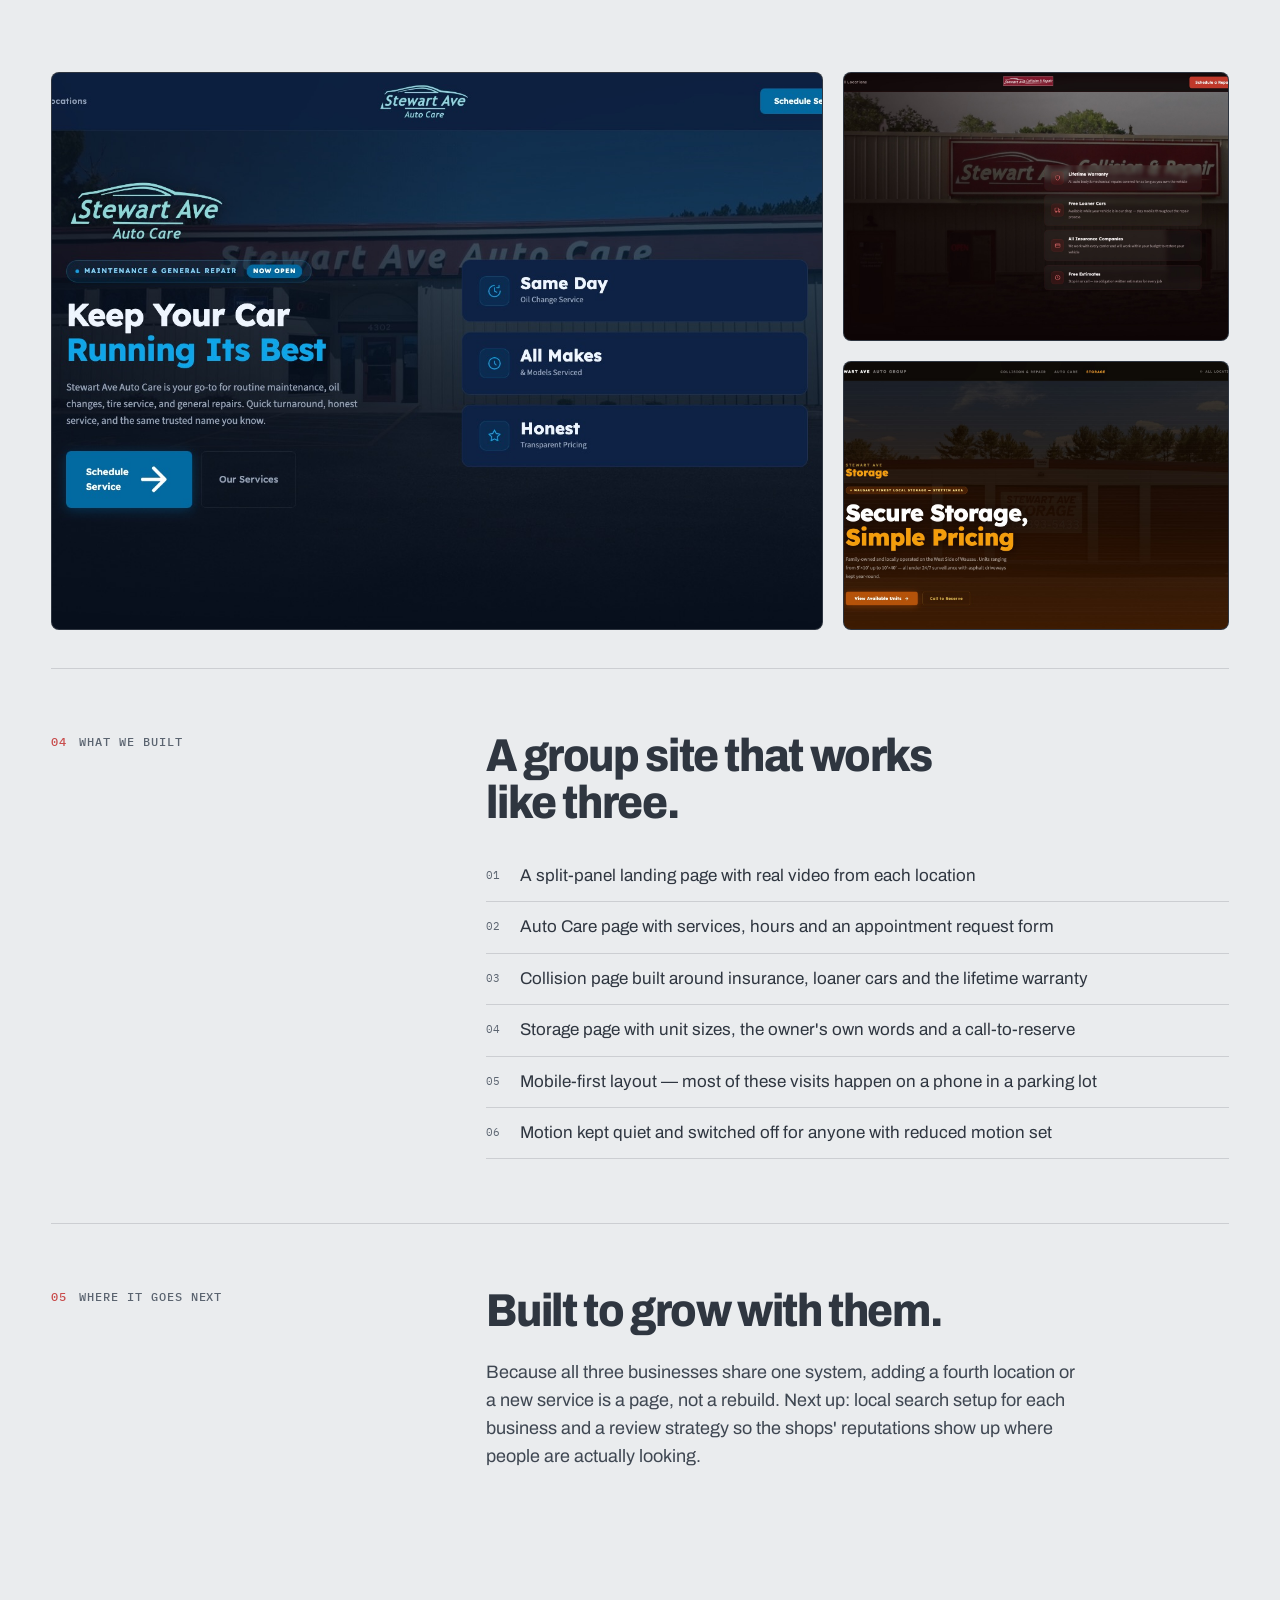
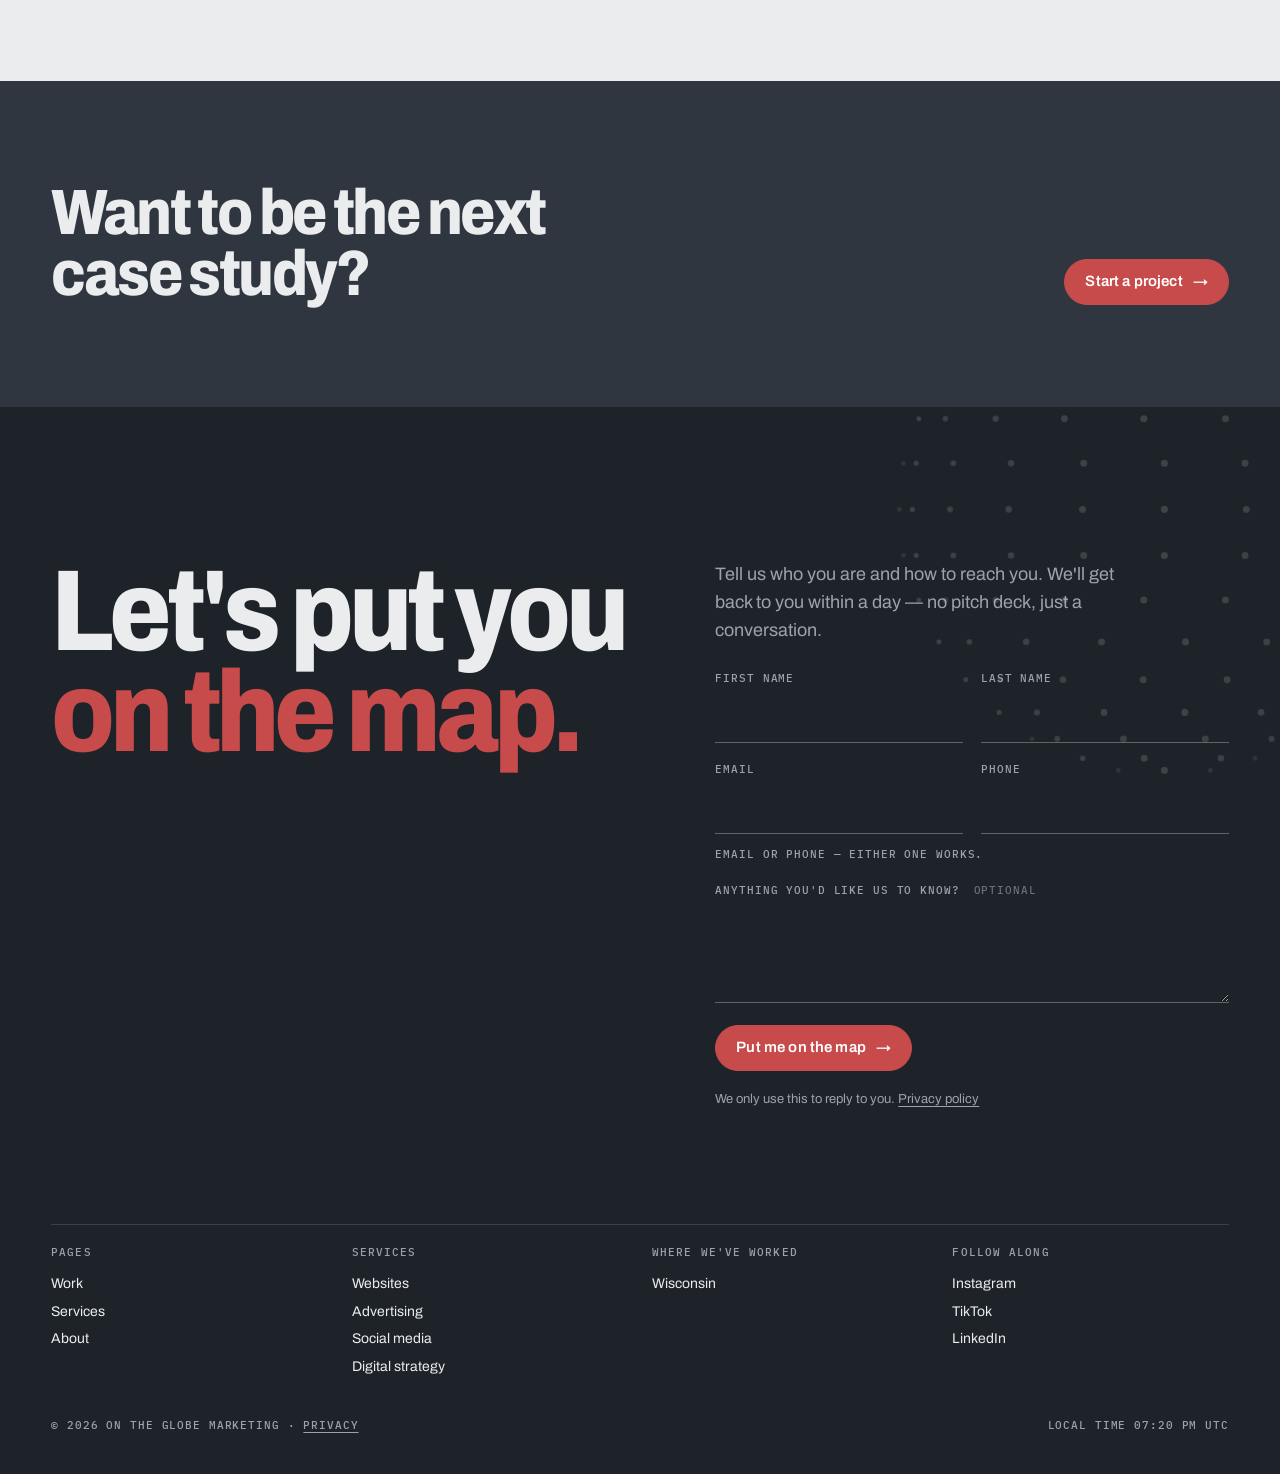
<file: site/case.html>
<!doctype html>
<html lang="en">
<head>
  <meta charset="utf-8">
  <meta name="viewport" content="width=device-width, initial-scale=1">
  <title>Case study — On The Globe Marketing</title>
  <meta name="description" content="How and why we built it — a case study from On The Globe Marketing.">
  <meta name="theme-color" content="#1E2329">
  <link rel="icon" href="img/favicon.svg" type="image/svg+xml">
  <link rel="preconnect" href="https://fonts.googleapis.com">
  <link rel="preconnect" href="https://fonts.gstatic.com" crossorigin>
  <link href="https://fonts.googleapis.com/css2?family=Archivo:wdth,wght@62..125,100..900&family=IBM+Plex+Mono:wght@400;500&display=swap" rel="stylesheet">
  <link rel="stylesheet" href="css/style.css">
</head>
<body data-page="work">
  <a class="skip-link" href="#main">Skip to content</a>
  <header data-nav></header>
  <main id="main" data-case></main>
  <footer data-footer></footer>

  <script src="data/projects.js"></script>
  <script>
  // Render the case study before site.js wires up reveals + nav theming.
  (function () {
    const data = window.OTG_DATA;
    const slug = new URLSearchParams(location.search).get("p");
    const p = data.projects.find((x) => x.slug === slug) || data.projects[0];
    const root = document.querySelector("[data-case]");
    if (!p) { root.innerHTML = '<section class="page-hero" data-theme="dark"><div class="wrap"><h1 class="page-hero__title">Nothing here yet.</h1></div></section>'; return; }

    const region = data.regions.find((r) => r.id === p.region) || { name: "", id: "" };
    const pad = (n) => String(n).padStart(2, "0");
    const cs = p.caseStudy || { sections: [] };
    const coord = ([lon, lat]) => `${Math.abs(lat).toFixed(2)}° ${lat >= 0 ? "N" : "S"}, ${Math.abs(lon).toFixed(2)}° ${lon >= 0 ? "E" : "W"}`;
    document.title = `${p.client} — Case study — On The Globe Marketing`;

    const gallery = (p.pages || []).slice(1, 4);
    const chapters = cs.sections.map((s, i) => {
      const body = s.list
        ? `<ul class="chapter__list">${s.list.map((li, j) => `<li><span>${pad(j + 1)}</span>${li}</li>`).join("")}</ul>`
        : `<div class="chapter__text">${(s.body || []).map((t) => `<p>${t}</p>`).join("")}</div>`;
      const block = `
        <article class="chapter">
          <p class="chapter__label label"><span class="n">${pad(i + 1)}</span>${s.label}</p>
          <div class="reveal">
            <h2 class="chapter__title">${s.title}</h2>
            ${body}
          </div>
        </article>`;
      // drop the screenshots in after the "thinking" chapter
      if (i === 2 && gallery.length) {
        return block + `
          <div class="case-gallery reveal">
            ${gallery.map((g, k) => `<figure class="${k === 0 ? "tall" : ""}"><img src="${g.shot}" alt="${p.client} — ${g.label} page" loading="lazy"><figcaption>${g.label}</figcaption></figure>`).join("")}
          </div>`;
      }
      return block;
    }).join("");

    const others = data.projects.filter((x) => x.slug !== p.slug);
    const next = others[0];

    root.innerHTML = `
      <section class="case-hero" data-theme="dark">
        <div class="wrap">
          <nav class="crumbs label" aria-label="Breadcrumb">
            <a href="work.html">Work</a><span>/</span><a href="work.html#${region.id}">${region.name}</a><span>/</span><span>${p.short || p.client}</span>
          </nav>
          <h1 class="case-hero__title">
            <span class="line-mask"><span>${p.client}</span></span>
          </h1>
          <p class="case-hero__lede reveal" style="--delay:150ms">${cs.lede || p.summary}</p>
          <dl class="case-meta">
            <div><dt class="label">Location</dt><dd>${p.city}<br><span class="coord label" style="color:var(--muted-dark)">${coord(p.coords)}</span></dd></div>
            <div><dt class="label">Year</dt><dd>${p.year}</dd></div>
            <div><dt class="label">Industry</dt><dd>${p.category}</dd></div>
            <div><dt class="label">What we did</dt><dd>${p.services.join(", ")}</dd></div>
          </dl>
        </div>
      </section>

      <section class="case-stage" data-theme="dark">
        <div class="wrap">
          <div class="live reveal">
            <div class="live__bar">
              <div class="tabs" data-tabs aria-label="Pages"></div>
              <a class="text-link label" href="${p.live}" target="_blank" rel="noopener" style="color:var(--fog)">Open full screen ↗</a>
            </div>
            <div class="live__view" data-view></div>
          </div>
          <p class="live__note label"><span>This is the real site — click around.</span><span>${p.city}</span></p>
        </div>
      </section>

      <section class="case-body" data-theme="light">
        <div class="wrap">${chapters}</div>
      </section>

      <section class="next-case" data-theme="dark">
        <div class="wrap next-case__row">
          ${next
            ? `<h2>Next: ${next.client}</h2><a class="btn btn--brick" href="case.html?p=${next.slug}">View case study <span class="arrow">→</span></a>`
            : `<h2>Want to be the next case study?</h2><a class="btn btn--brick" href="#contact">Start a project <span class="arrow">→</span></a>`}
        </div>
      </section>`;

    window.__OTG_CASE = p;
  })();
  </script>
  <script src="js/site.js"></script>
  <script>
  (function () {
    const p = window.__OTG_CASE;
    const view = document.querySelector("[data-view]");
    if (!p || !view) return;
    const preview = OTG.livePreview(view, p);
    OTG.tabsFor(document.querySelector("[data-tabs]"), preview);
  })();
  </script>
</body>
</html>
</file>
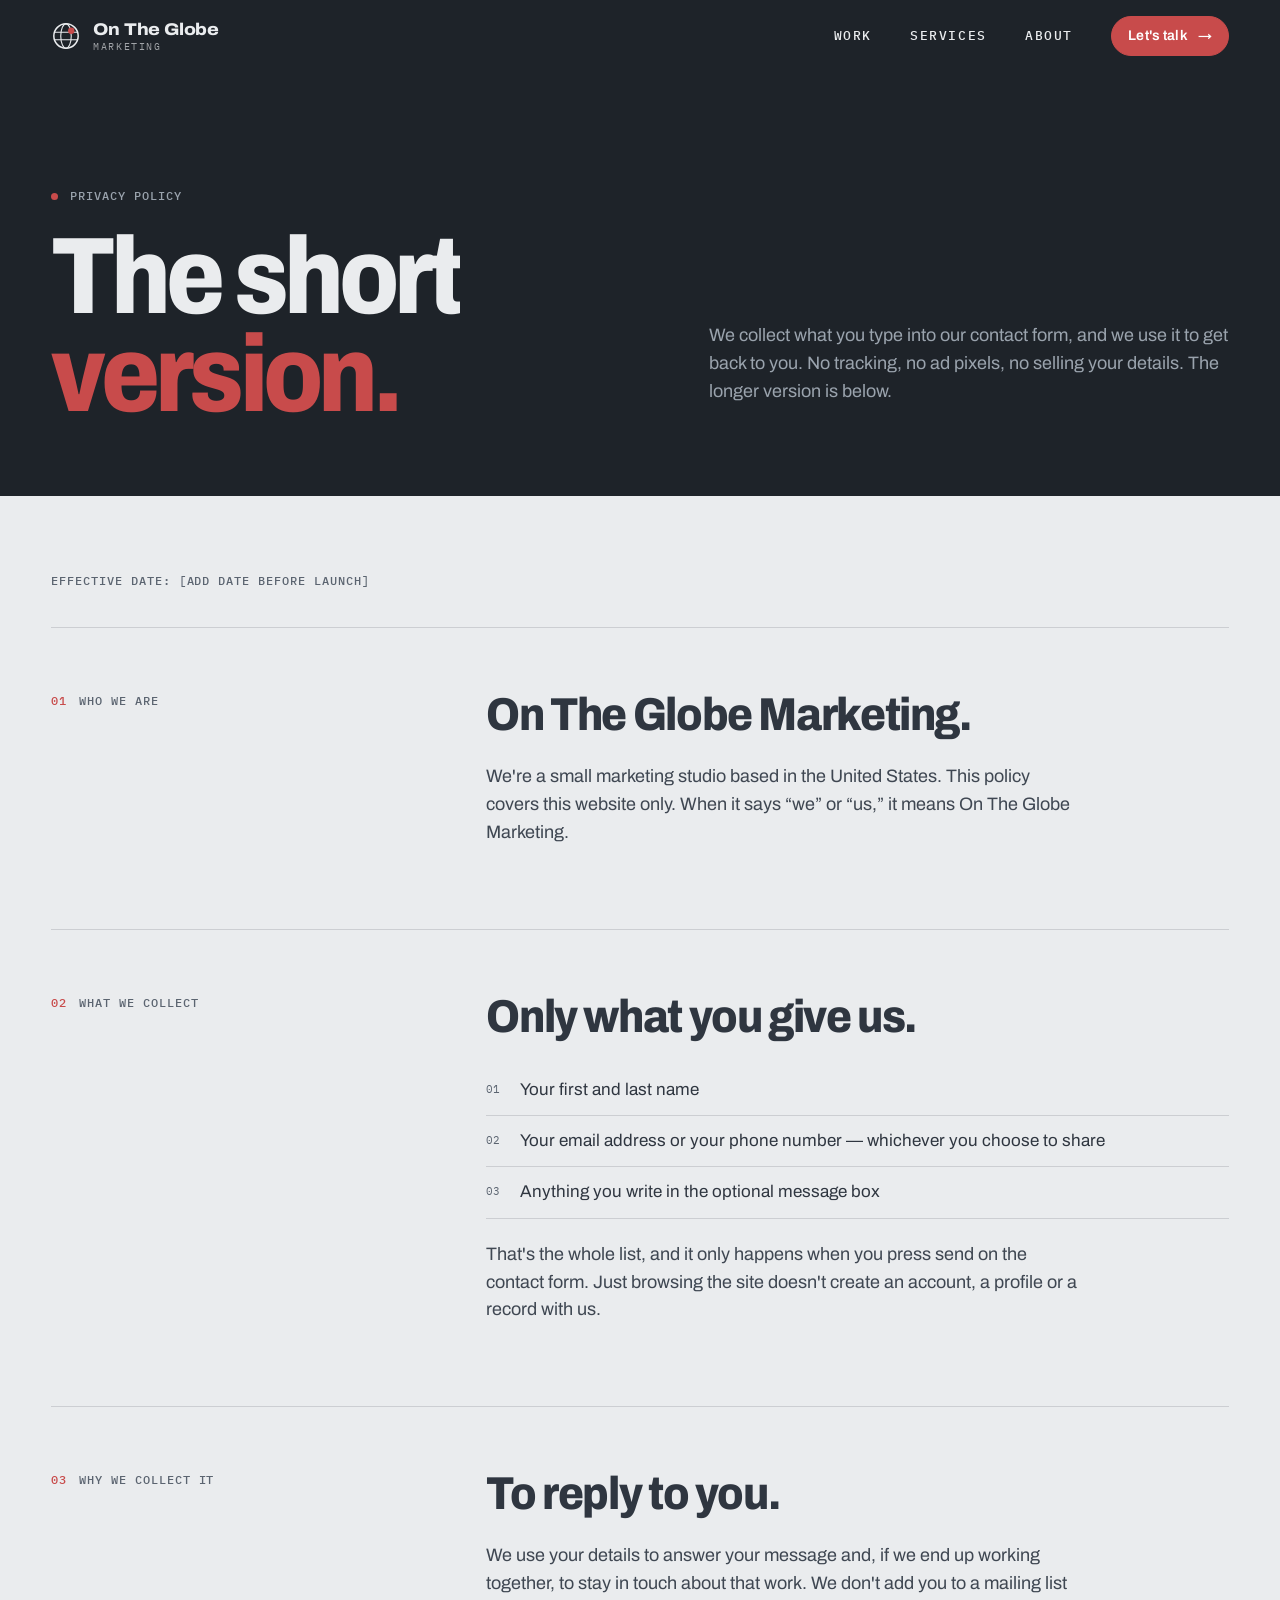
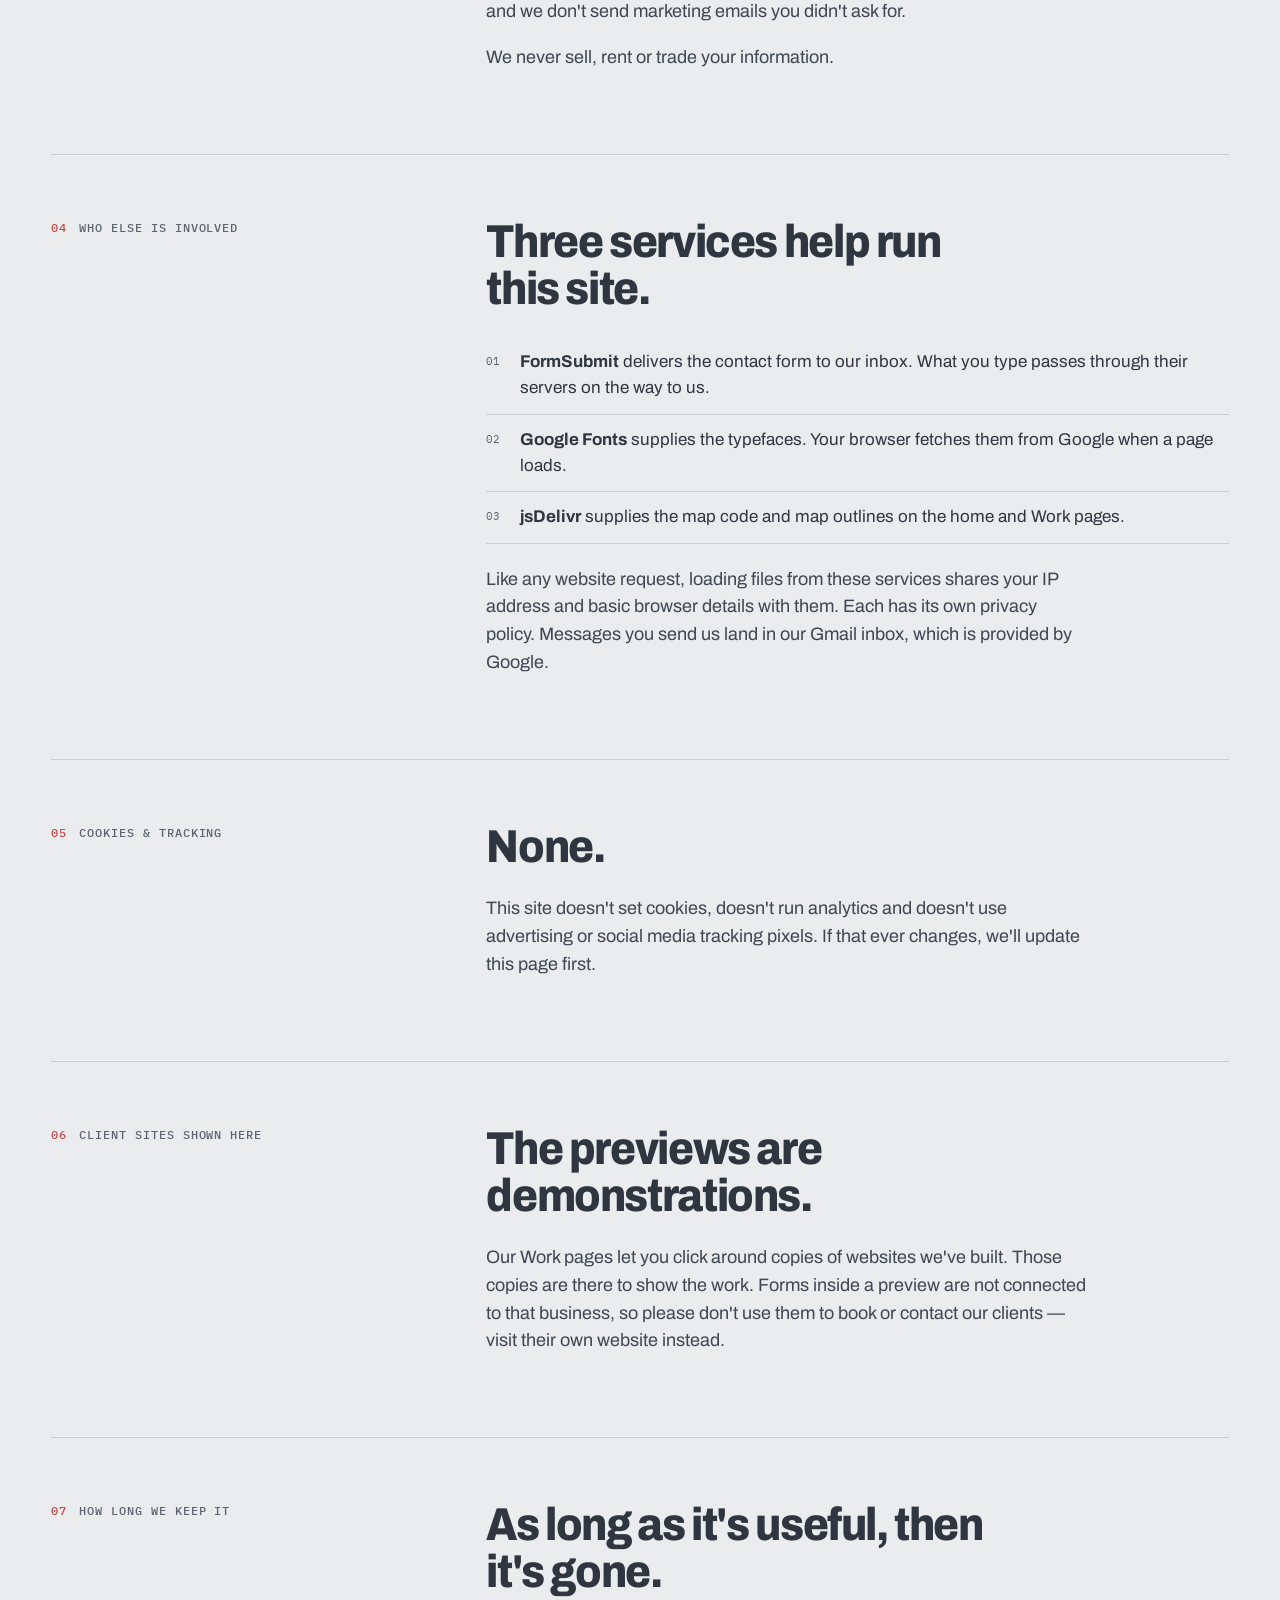
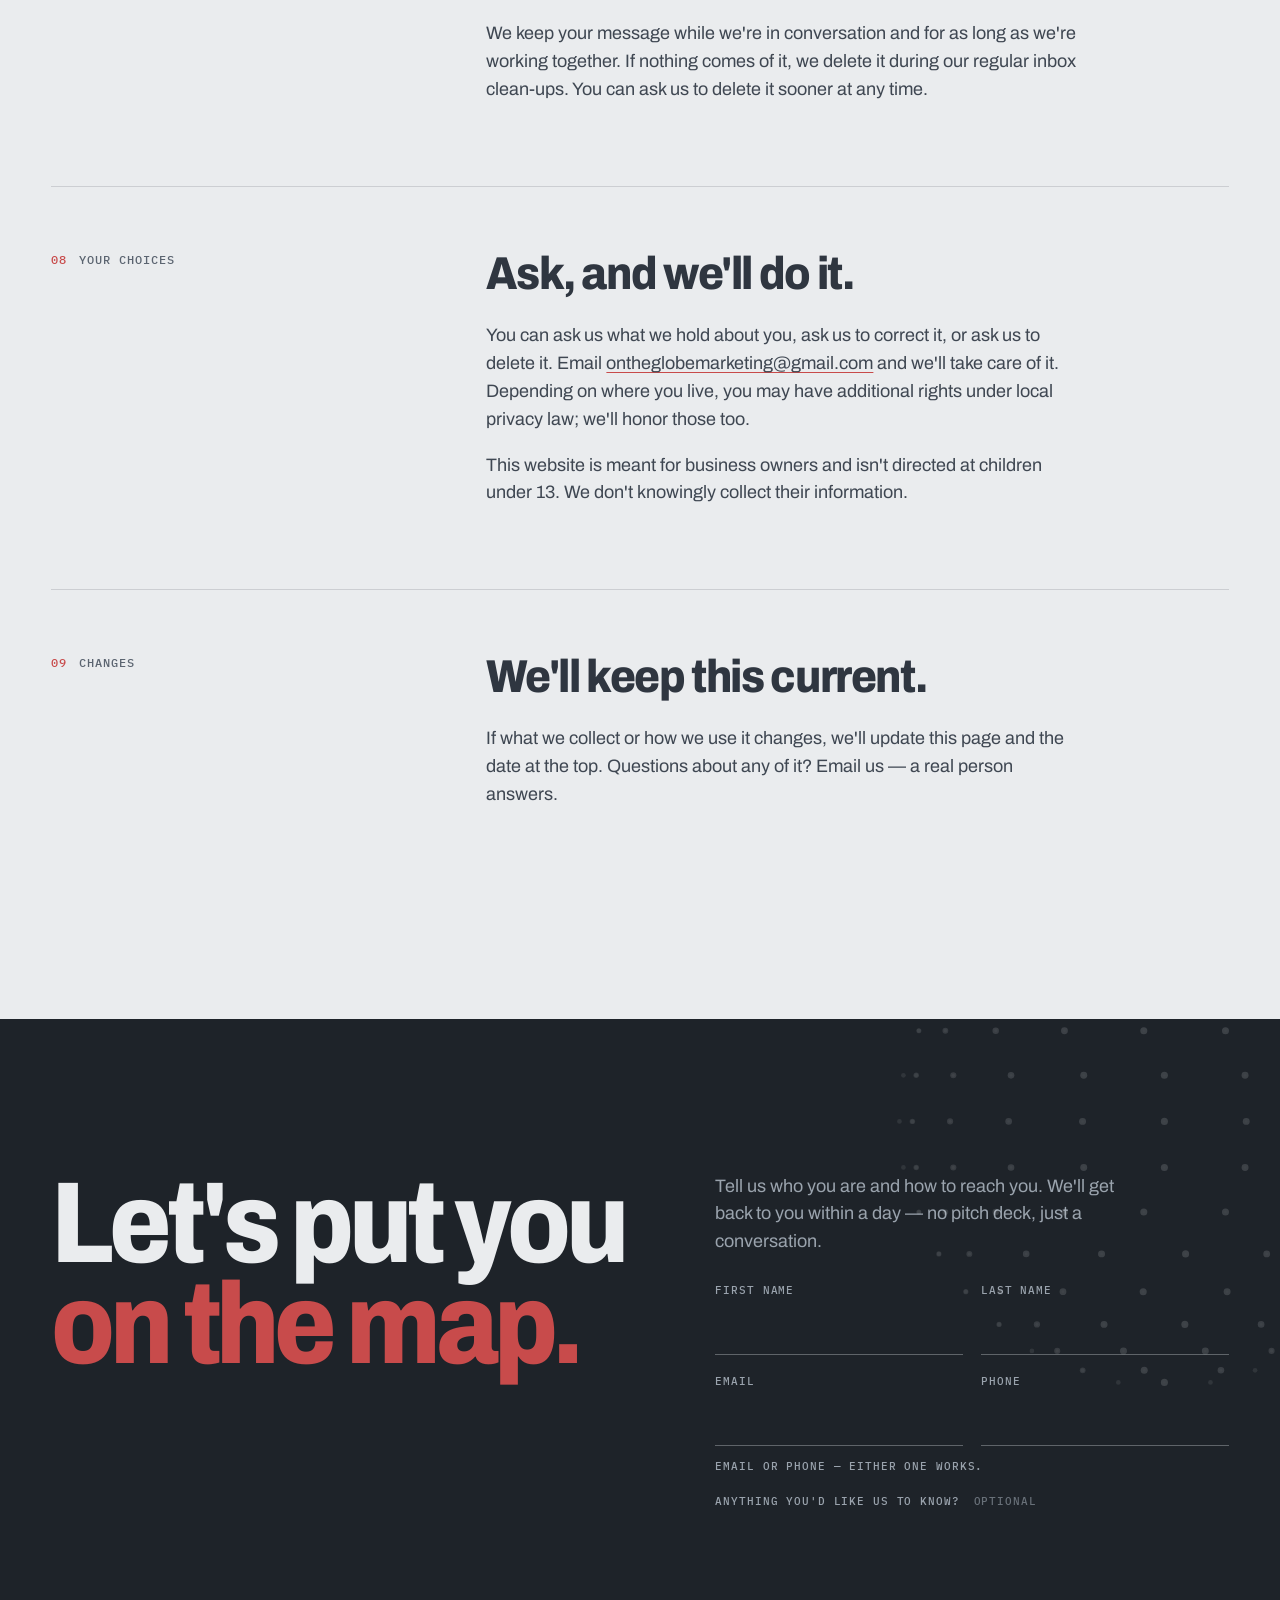
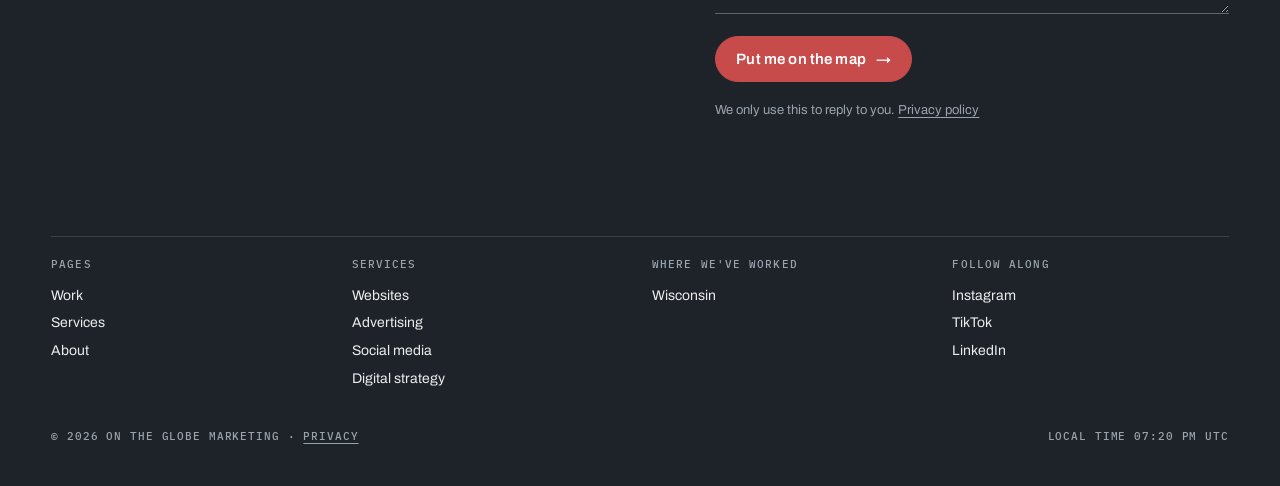
<file: site/privacy.html>
<!doctype html>
<html lang="en">
<head>
  <meta charset="utf-8">
  <meta name="viewport" content="width=device-width, initial-scale=1">
  <title>Privacy — On The Globe Marketing</title>
  <meta name="description" content="What On The Globe Marketing collects through this website, why, and what we do with it.">
  <meta name="theme-color" content="#1E2329">
  <link rel="icon" href="img/favicon.svg" type="image/svg+xml">
  <link rel="preconnect" href="https://fonts.googleapis.com">
  <link rel="preconnect" href="https://fonts.gstatic.com" crossorigin>
  <link href="https://fonts.googleapis.com/css2?family=Archivo:wdth,wght@62..125,100..900&family=IBM+Plex+Mono:wght@400;500&display=swap" rel="stylesheet">
  <link rel="stylesheet" href="css/style.css">
</head>
<body data-page="privacy">
  <a class="skip-link" href="#main">Skip to content</a>
  <header data-nav></header>

  <main id="main">
    <section class="page-hero" data-theme="dark">
      <div class="wrap">
        <p class="page-hero__label label">Privacy policy</p>
        <div class="page-hero__row">
          <h1 class="page-hero__title">
            <span class="line-mask"><span>The short</span></span>
            <span class="line-mask" style="--delay:90ms"><span><em>version.</em></span></span>
          </h1>
          <p class="page-hero__sub reveal" style="--delay:200ms">We collect what you type into our contact form, and we use it to get back to you. No tracking, no ad pixels, no selling your details. The longer version is below.</p>
        </div>
      </div>
    </section>

    <section class="case-body" data-theme="light">
      <div class="wrap">
        <!-- EDIT BEFORE LAUNCH: set the real effective date -->
        <p class="label policy__date">Effective date: [add date before launch]</p>

        <article class="chapter">
          <p class="chapter__label label"><span class="n">01</span>Who we are</p>
          <div class="chapter__text">
            <h2 class="chapter__title">On The Globe Marketing.</h2>
            <p>We're a small marketing studio based in the United States. This policy covers this website only. When it says “we” or “us,” it means On The Globe Marketing.</p>
          </div>
        </article>

        <article class="chapter">
          <p class="chapter__label label"><span class="n">02</span>What we collect</p>
          <div>
            <h2 class="chapter__title">Only what you give us.</h2>
            <ul class="chapter__list">
              <li><span>01</span>Your first and last name</li>
              <li><span>02</span>Your email address or your phone number — whichever you choose to share</li>
              <li><span>03</span>Anything you write in the optional message box</li>
            </ul>
            <div class="chapter__text policy__after">
              <p>That's the whole list, and it only happens when you press send on the contact form. Just browsing the site doesn't create an account, a profile or a record with us.</p>
            </div>
          </div>
        </article>

        <article class="chapter">
          <p class="chapter__label label"><span class="n">03</span>Why we collect it</p>
          <div class="chapter__text">
            <h2 class="chapter__title">To reply to you.</h2>
            <p>We use your details to answer your message and, if we end up working together, to stay in touch about that work. We don't add you to a mailing list and we don't send marketing emails you didn't ask for.</p>
            <p>We never sell, rent or trade your information.</p>
          </div>
        </article>

        <article class="chapter">
          <p class="chapter__label label"><span class="n">04</span>Who else is involved</p>
          <div>
            <h2 class="chapter__title">Three services help run this site.</h2>
            <ul class="chapter__list">
              <li><span>01</span><span class="policy__item"><b>FormSubmit</b> delivers the contact form to our inbox. What you type passes through their servers on the way to us.</span></li>
              <li><span>02</span><span class="policy__item"><b>Google Fonts</b> supplies the typefaces. Your browser fetches them from Google when a page loads.</span></li>
              <li><span>03</span><span class="policy__item"><b>jsDelivr</b> supplies the map code and map outlines on the home and Work pages.</span></li>
            </ul>
            <div class="chapter__text policy__after">
              <p>Like any website request, loading files from these services shares your IP address and basic browser details with them. Each has its own privacy policy. Messages you send us land in our Gmail inbox, which is provided by Google.</p>
            </div>
          </div>
        </article>

        <article class="chapter">
          <p class="chapter__label label"><span class="n">05</span>Cookies &amp; tracking</p>
          <div class="chapter__text">
            <h2 class="chapter__title">None.</h2>
            <p>This site doesn't set cookies, doesn't run analytics and doesn't use advertising or social media tracking pixels. If that ever changes, we'll update this page first.</p>
          </div>
        </article>

        <article class="chapter">
          <p class="chapter__label label"><span class="n">06</span>Client sites shown here</p>
          <div class="chapter__text">
            <h2 class="chapter__title">The previews are demonstrations.</h2>
            <p>Our Work pages let you click around copies of websites we've built. Those copies are there to show the work. Forms inside a preview are not connected to that business, so please don't use them to book or contact our clients — visit their own website instead.</p>
          </div>
        </article>

        <article class="chapter">
          <p class="chapter__label label"><span class="n">07</span>How long we keep it</p>
          <div class="chapter__text">
            <h2 class="chapter__title">As long as it's useful, then it's gone.</h2>
            <p>We keep your message while we're in conversation and for as long as we're working together. If nothing comes of it, we delete it during our regular inbox clean-ups. You can ask us to delete it sooner at any time.</p>
          </div>
        </article>

        <article class="chapter">
          <p class="chapter__label label"><span class="n">08</span>Your choices</p>
          <div class="chapter__text">
            <h2 class="chapter__title">Ask, and we'll do it.</h2>
            <p>You can ask us what we hold about you, ask us to correct it, or ask us to delete it. Email <a class="policy__link" href="mailto:ontheglobemarketing@gmail.com">ontheglobemarketing@gmail.com</a> and we'll take care of it. Depending on where you live, you may have additional rights under local privacy law; we'll honor those too.</p>
            <p>This website is meant for business owners and isn't directed at children under 13. We don't knowingly collect their information.</p>
          </div>
        </article>

        <article class="chapter">
          <p class="chapter__label label"><span class="n">09</span>Changes</p>
          <div class="chapter__text">
            <h2 class="chapter__title">We'll keep this current.</h2>
            <p>If what we collect or how we use it changes, we'll update this page and the date at the top. Questions about any of it? Email us — a real person answers.</p>
          </div>
        </article>
      </div>
    </section>
  </main>

  <footer data-footer></footer>

  <script src="data/projects.js"></script>
  <script src="js/site.js"></script>
</body>
</html>
</file>
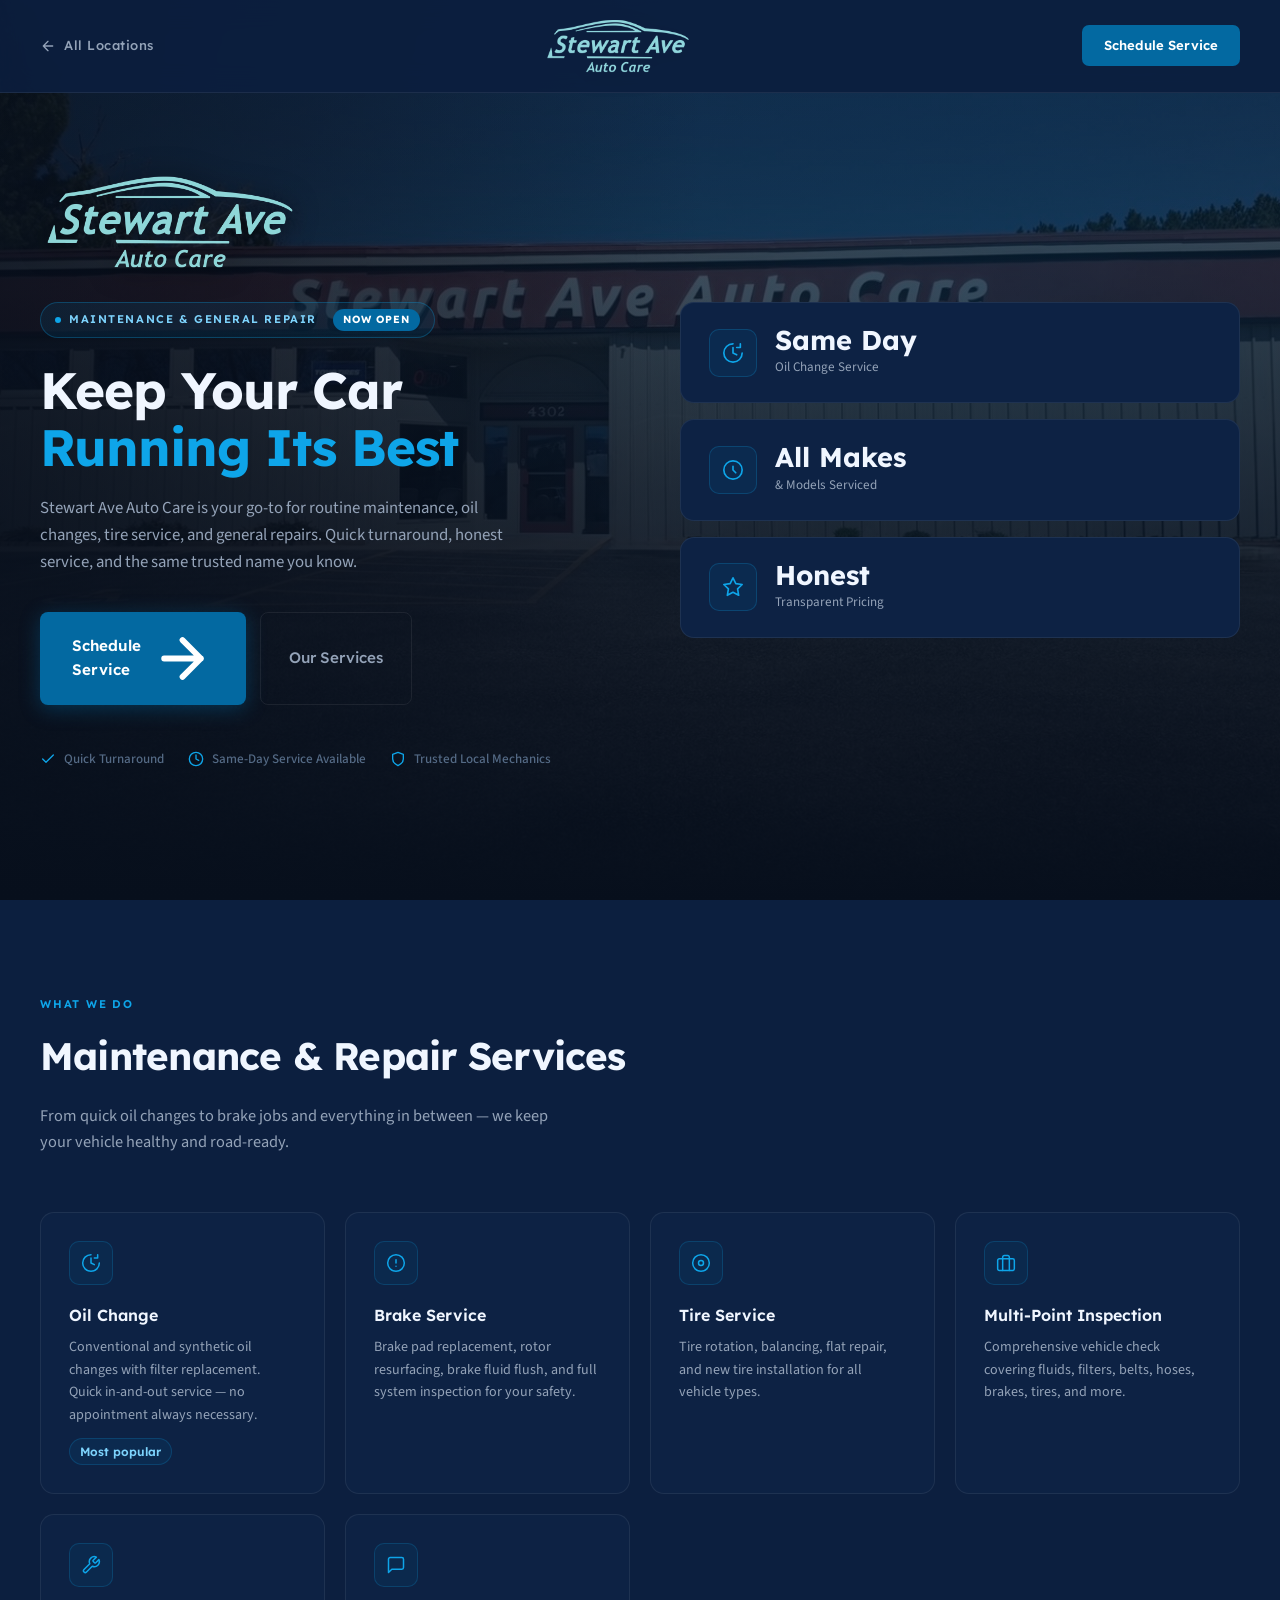
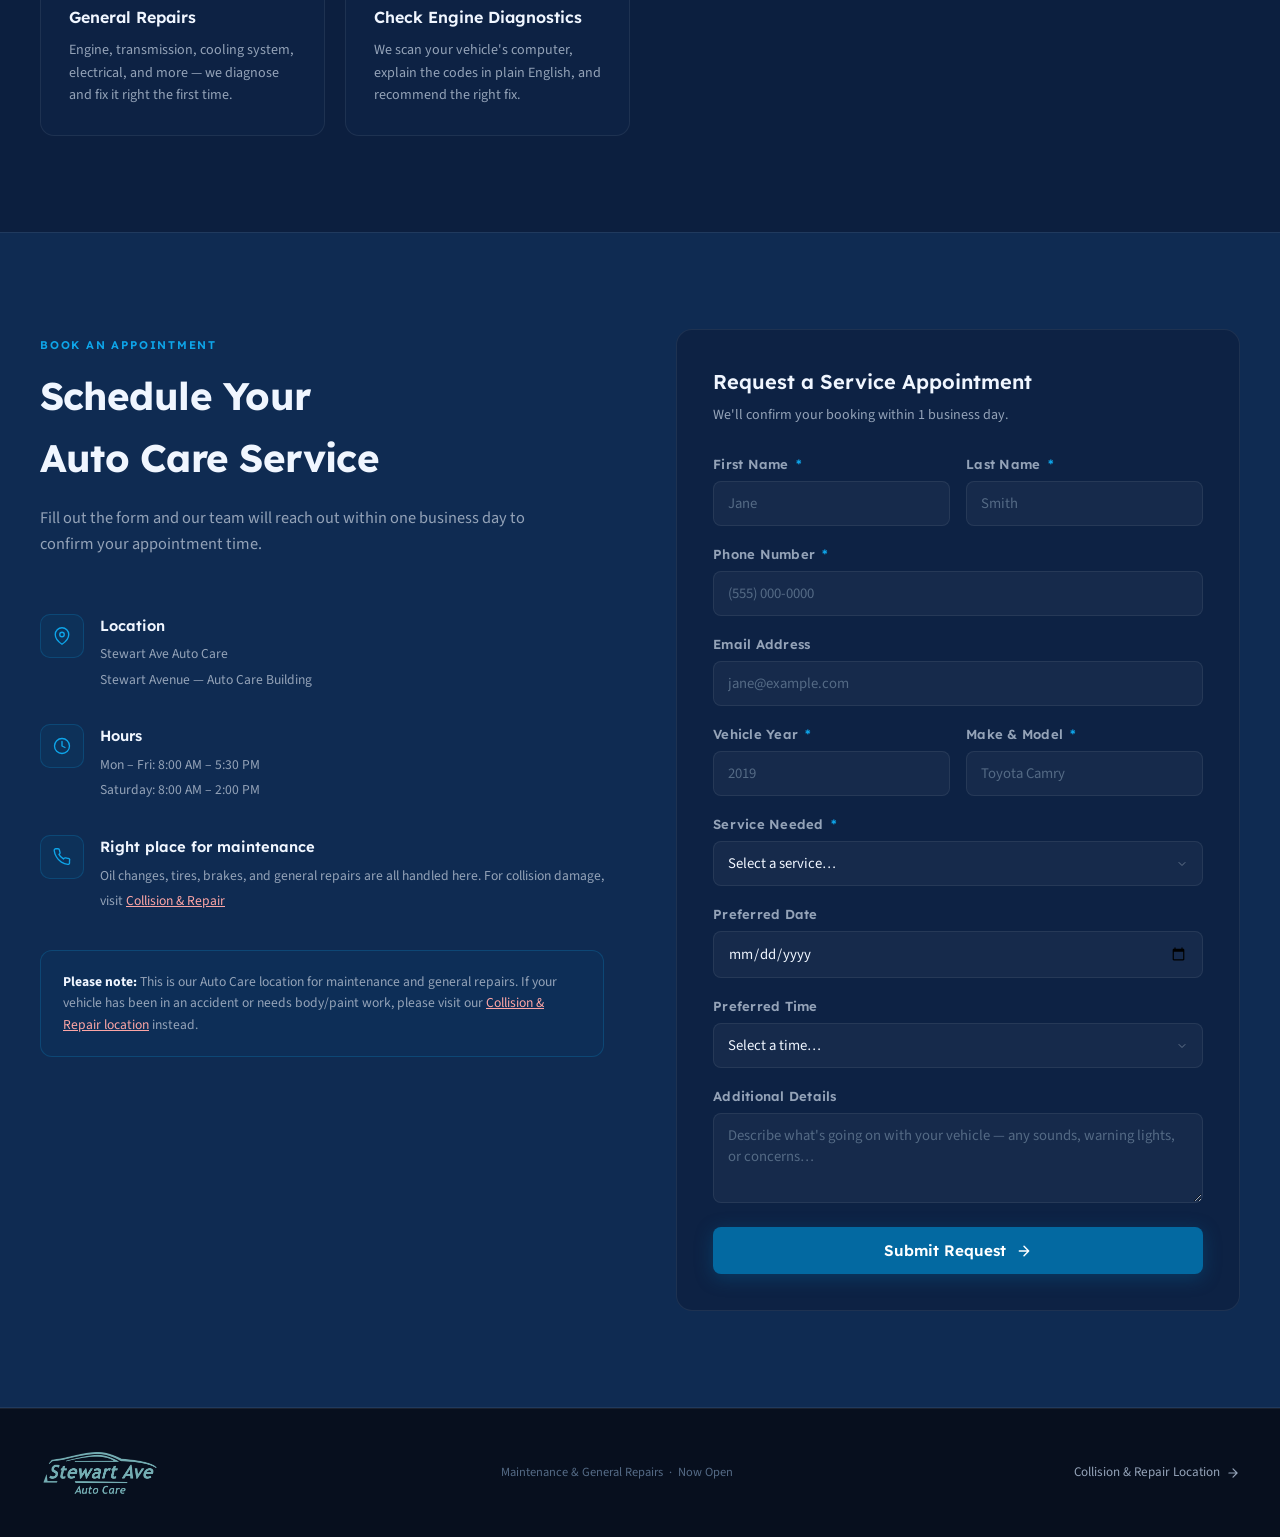
<file: projects/stewart-ave/autocare.html>
<!DOCTYPE html>
<html lang="en">
<head>
  <meta charset="UTF-8" />
  <meta name="viewport" content="width=device-width, initial-scale=1.0" />
  <title>Stewart Ave Auto Care</title>
  <link rel="preconnect" href="https://fonts.googleapis.com" />
  <link rel="preconnect" href="https://fonts.gstatic.com" crossorigin />
  <link href="https://fonts.googleapis.com/css2?family=Lexend:wght@300;400;500;600;700&family=Source+Sans+3:wght@300;400;500;600;700&display=swap" rel="stylesheet" />
  <style>
    *, *::before, *::after { box-sizing: border-box; margin: 0; padding: 0; }

    :root {
      --accent:       #0369A1;
      --accent-light: #0284C7;
      --accent-mid:   #0EA5E9;
      --accent-glow:  rgba(3,105,161,0.2);
      --dark:         #0C1F3F;
      --dark-mid:     #0F2B52;
      --dark-card:    #0D2244;
      --text-primary: #F0F6FF;
      --text-muted:   #94A3B8;
      --text-dim:     #546A85;
      --border:       rgba(255,255,255,0.07);
      --font-heading: 'Lexend', sans-serif;
      --font-body:    'Source Sans 3', sans-serif;
    }

    html { scroll-behavior: smooth; }

    body {
      background: var(--dark);
      color: var(--text-primary);
      font-family: var(--font-body);
      min-height: 100vh;
      line-height: 1.6;
    }

    /* ── Nav ───────────────────────────────────────── */
    nav {
      position: fixed;
      top: 0; left: 0; right: 0;
      z-index: 200;
      display: flex;
      align-items: center;
      justify-content: space-between;
      padding: 16px 40px;
      background: rgba(12,31,63,0.9);
      backdrop-filter: blur(14px);
      -webkit-backdrop-filter: blur(14px);
      border-bottom: 1px solid var(--border);
    }

    .nav-back {
      display: inline-flex;
      align-items: center;
      gap: 8px;
      text-decoration: none;
      color: var(--text-muted);
      font-family: var(--font-heading);
      font-size: 0.82rem;
      font-weight: 500;
      letter-spacing: 0.04em;
      transition: color 0.2s ease;
    }

    .nav-back:hover { color: var(--text-primary); }
    .nav-back svg { width: 16px; height: 16px; }

    .nav-brand {
      font-family: var(--font-heading);
      font-size: 1rem;
      font-weight: 700;
      color: var(--text-primary);
      letter-spacing: -0.01em;
    }

    .nav-brand span { color: var(--accent-mid); }

    .nav-cta {
      display: inline-flex;
      align-items: center;
      gap: 8px;
      background: var(--accent);
      color: #fff;
      text-decoration: none;
      font-family: var(--font-heading);
      font-size: 0.82rem;
      font-weight: 600;
      padding: 10px 22px;
      border-radius: 7px;
      transition: background 0.2s ease, transform 0.2s ease;
    }

    .nav-cta:hover {
      background: var(--accent-light);
      transform: translateY(-1px);
    }

    /* ── Hero ──────────────────────────────────────── */
    .hero {
      min-height: 100vh;
      display: flex;
      align-items: center;
      padding: 120px 40px 80px;
      position: relative;
      overflow: hidden;
      background: #070F1C;
    }

    .hero-bg-video {
      position: absolute;
      inset: 0;
      width: 100%;
      height: 100%;
      object-fit: cover;
      object-position: center;
      opacity: 0.38;
      pointer-events: none;
    }

    .hero-bg-photo {
      position: absolute;
      inset: 0;
      width: 100%;
      height: 100%;
      object-fit: cover;
      object-position: center 40%;
      opacity: 0.38;
      pointer-events: none;
    }

    .hero::before {
      content: '';
      position: absolute;
      inset: 0;
      background:
        linear-gradient(to top, rgba(7,15,28,1) 0%, rgba(7,15,28,0.72) 35%, rgba(7,15,28,0.3) 70%, rgba(7,15,28,0.15) 100%),
        linear-gradient(to right, rgba(7,15,28,0.7) 0%, transparent 55%),
        radial-gradient(ellipse at 80% 35%, rgba(3,105,161,0.22) 0%, transparent 55%);
      z-index: 1;
    }

    /* ── Auto Care logo ── */
    .ac-logo-nav {
      width: 150px;
      height: auto;
      display: block;
      filter: invert(1) drop-shadow(0 2px 10px rgba(0,0,0,0.6));
      mix-blend-mode: screen;
      opacity: 0.93;
      flex-shrink: 0;
    }
    .ac-logo-hero {
      width: 260px;
      height: auto;
      display: block;
      margin-bottom: 28px;
      filter: invert(1) drop-shadow(0 2px 14px rgba(0,0,0,0.7));
      mix-blend-mode: screen;
      opacity: 0.95;
    }
    .ac-logo-footer {
      width: 120px;
      height: auto;
      display: block;
      filter: invert(1) drop-shadow(0 1px 8px rgba(0,0,0,0.5));
      mix-blend-mode: screen;
      opacity: 0.75;
    }

    .hero::after {
      content: '';
      position: absolute;
      bottom: 0; left: 0; right: 0;
      height: 1px;
      background: linear-gradient(to right, transparent, var(--border), transparent);
    }

    .hero-inner {
      position: relative;
      z-index: 2;
      max-width: 1200px;
      margin: 0 auto;
      width: 100%;
      display: grid;
      grid-template-columns: 1fr 1fr;
      gap: 80px;
      align-items: center;
    }

    .hero-badge {
      display: inline-flex;
      align-items: center;
      gap: 8px;
      font-family: var(--font-heading);
      font-size: 0.7rem;
      font-weight: 600;
      letter-spacing: 0.14em;
      text-transform: uppercase;
      color: #7DD3FC;
      background: rgba(3,105,161,0.14);
      border: 1px solid rgba(14,165,233,0.28);
      padding: 6px 14px;
      border-radius: 100px;
      margin-bottom: 24px;
    }

    .hero-badge::before {
      content: '';
      width: 6px;
      height: 6px;
      border-radius: 50%;
      background: var(--accent-mid);
      animation: pulse 2s ease infinite;
    }

    @keyframes pulse {
      0%, 100% { opacity: 1; transform: scale(1); }
      50%       { opacity: 0.5; transform: scale(0.8); }
    }

    .new-badge {
      display: inline-flex;
      align-items: center;
      gap: 6px;
      font-family: var(--font-heading);
      font-size: 0.65rem;
      font-weight: 700;
      letter-spacing: 0.1em;
      text-transform: uppercase;
      color: #fff;
      background: #0369A1;
      border-radius: 100px;
      padding: 3px 10px;
      margin-left: 8px;
      vertical-align: middle;
    }

    .hero h1 {
      font-family: var(--font-heading);
      font-size: clamp(2rem, 4vw, 3.2rem);
      font-weight: 700;
      line-height: 1.1;
      letter-spacing: -0.02em;
      margin-bottom: 20px;
    }

    .hero h1 em {
      color: var(--accent-mid);
      font-style: normal;
    }

    .hero-desc {
      color: var(--text-muted);
      font-size: 1.05rem;
      margin-bottom: 36px;
      max-width: 480px;
    }

    .hero-actions {
      display: flex;
      gap: 14px;
      flex-wrap: wrap;
    }

    .btn-primary {
      display: inline-flex;
      align-items: center;
      gap: 10px;
      background: var(--accent);
      color: #fff;
      text-decoration: none;
      font-family: var(--font-heading);
      font-size: 0.95rem;
      font-weight: 600;
      padding: 15px 32px;
      border-radius: 8px;
      border: none;
      cursor: pointer;
      box-shadow: 0 4px 20px rgba(3,105,161,0.4);
      transition: background 0.2s ease, transform 0.2s ease, box-shadow 0.2s ease;
    }

    .btn-primary:hover {
      background: var(--accent-light);
      transform: translateY(-2px);
      box-shadow: 0 8px 30px rgba(3,105,161,0.55);
    }

    .btn-secondary {
      display: inline-flex;
      align-items: center;
      gap: 8px;
      background: transparent;
      color: var(--text-muted);
      text-decoration: none;
      font-family: var(--font-heading);
      font-size: 0.95rem;
      font-weight: 500;
      padding: 15px 28px;
      border-radius: 8px;
      border: 1px solid var(--border);
      cursor: pointer;
      transition: color 0.2s ease, border-color 0.2s ease;
    }

    .btn-secondary:hover {
      color: var(--text-primary);
      border-color: rgba(255,255,255,0.18);
    }

    .hero-trust {
      display: flex;
      gap: 24px;
      margin-top: 44px;
      flex-wrap: wrap;
    }

    .trust-item {
      display: flex;
      align-items: center;
      gap: 8px;
      font-size: 0.82rem;
      color: var(--text-dim);
      font-weight: 500;
    }

    .trust-item svg { width: 16px; height: 16px; color: var(--accent-mid); flex-shrink: 0; }

    /* Hero visual */
    .hero-visual { display: flex; flex-direction: column; gap: 16px; }

    .stat-card {
      background: var(--dark-card);
      border: 1px solid var(--border);
      border-radius: 14px;
      padding: 24px 28px;
      display: flex;
      align-items: center;
      gap: 18px;
      transition: border-color 0.2s ease;
    }

    .stat-card:hover { border-color: rgba(3,105,161,0.35); }

    .stat-icon {
      width: 48px;
      height: 48px;
      border-radius: 10px;
      background: rgba(3,105,161,0.12);
      border: 1px solid rgba(14,165,233,0.22);
      display: flex;
      align-items: center;
      justify-content: center;
      flex-shrink: 0;
    }

    .stat-icon svg { width: 22px; height: 22px; color: var(--accent-mid); }

    .stat-number {
      font-family: var(--font-heading);
      font-size: 1.7rem;
      font-weight: 700;
      color: var(--text-primary);
      line-height: 1;
    }

    .stat-label {
      font-size: 0.82rem;
      color: var(--text-muted);
      margin-top: 3px;
    }

    /* ── Sections ───────────────────────────────────── */
    section { padding: 96px 40px; }

    .section-inner { max-width: 1200px; margin: 0 auto; }

    .section-label {
      font-family: var(--font-heading);
      font-size: 0.7rem;
      font-weight: 600;
      letter-spacing: 0.16em;
      text-transform: uppercase;
      color: var(--accent-mid);
      margin-bottom: 12px;
    }

    .section-title {
      font-family: var(--font-heading);
      font-size: clamp(1.6rem, 3vw, 2.4rem);
      font-weight: 700;
      color: var(--text-primary);
      letter-spacing: -0.02em;
      margin-bottom: 16px;
    }

    .section-desc {
      color: var(--text-muted);
      font-size: 1.02rem;
      max-width: 520px;
      margin-bottom: 56px;
    }

    /* ── Services ───────────────────────────────────── */
    .services-section { background: var(--dark); }

    .services-grid {
      display: grid;
      grid-template-columns: repeat(auto-fill, minmax(260px, 1fr));
      gap: 20px;
    }

    .service-card {
      background: var(--dark-card);
      border: 1px solid var(--border);
      border-radius: 14px;
      padding: 28px;
      transition: border-color 0.25s ease, transform 0.25s ease;
    }

    .service-card:hover {
      border-color: rgba(3,105,161,0.35);
      transform: translateY(-4px);
    }

    .service-card-icon {
      width: 44px;
      height: 44px;
      border-radius: 10px;
      background: rgba(3,105,161,0.1);
      border: 1px solid rgba(14,165,233,0.2);
      display: flex;
      align-items: center;
      justify-content: center;
      margin-bottom: 18px;
    }

    .service-card-icon svg { width: 20px; height: 20px; color: var(--accent-mid); }

    .service-card h3 {
      font-family: var(--font-heading);
      font-size: 1rem;
      font-weight: 600;
      color: var(--text-primary);
      margin-bottom: 8px;
    }

    .service-card p {
      font-size: 0.88rem;
      color: var(--text-muted);
      line-height: 1.6;
    }

    /* Pricing hint */
    .service-card .price-tag {
      display: inline-block;
      margin-top: 12px;
      font-family: var(--font-heading);
      font-size: 0.75rem;
      font-weight: 600;
      color: #7DD3FC;
      background: rgba(3,105,161,0.12);
      border: 1px solid rgba(14,165,233,0.2);
      border-radius: 100px;
      padding: 3px 10px;
    }

    /* ── Schedule ───────────────────────────────────── */
    .schedule-section {
      background: var(--dark-mid);
      border-top: 1px solid var(--border);
      border-bottom: 1px solid var(--border);
    }

    .schedule-layout {
      display: grid;
      grid-template-columns: 1fr 1fr;
      gap: 72px;
      align-items: start;
    }

    .schedule-form {
      background: var(--dark-card);
      border: 1px solid var(--border);
      border-radius: 16px;
      padding: 36px;
    }

    .form-title {
      font-family: var(--font-heading);
      font-size: 1.25rem;
      font-weight: 600;
      color: var(--text-primary);
      margin-bottom: 6px;
    }

    .form-subtitle {
      font-size: 0.88rem;
      color: var(--text-muted);
      margin-bottom: 28px;
    }

    .form-row {
      display: grid;
      grid-template-columns: 1fr 1fr;
      gap: 16px;
    }

    .form-group {
      display: flex;
      flex-direction: column;
      gap: 6px;
      margin-bottom: 18px;
    }

    label {
      font-size: 0.82rem;
      font-weight: 600;
      color: var(--text-muted);
      font-family: var(--font-heading);
      letter-spacing: 0.02em;
    }

    label .required { color: var(--accent-mid); margin-left: 3px; }

    input, select, textarea {
      background: rgba(255,255,255,0.04);
      border: 1px solid var(--border);
      border-radius: 8px;
      padding: 11px 14px;
      color: var(--text-primary);
      font-family: var(--font-body);
      font-size: 0.92rem;
      width: 100%;
      outline: none;
      transition: border-color 0.2s ease, box-shadow 0.2s ease;
      -webkit-appearance: none;
      appearance: none;
    }

    input::placeholder, textarea::placeholder { color: var(--text-dim); }

    select {
      background-image: url("data:image/svg+xml,%3Csvg xmlns='http://www.w3.org/2000/svg' width='12' height='12' viewBox='0 0 24 24' fill='none' stroke='%2364748B' stroke-width='2' stroke-linecap='round' stroke-linejoin='round'%3E%3Cpath d='m6 9 6 6 6-6'/%3E%3C/svg%3E");
      background-repeat: no-repeat;
      background-position: right 14px center;
      padding-right: 36px;
      cursor: pointer;
    }

    select option { background: var(--dark-mid); color: var(--text-primary); }

    input:focus, select:focus, textarea:focus {
      border-color: rgba(3,105,161,0.55);
      box-shadow: 0 0 0 3px rgba(3,105,161,0.12);
    }

    textarea { resize: vertical; min-height: 90px; }

    .form-submit {
      margin-top: 24px;
      width: 100%;
      background: var(--accent);
      color: #fff;
      border: none;
      padding: 14px 24px;
      border-radius: 8px;
      font-family: var(--font-heading);
      font-size: 0.95rem;
      font-weight: 600;
      cursor: pointer;
      display: flex;
      align-items: center;
      justify-content: center;
      gap: 10px;
      box-shadow: 0 4px 18px rgba(3,105,161,0.35);
      transition: background 0.2s ease, transform 0.2s ease, box-shadow 0.2s ease;
    }

    .form-submit:hover {
      background: var(--accent-light);
      transform: translateY(-1px);
      box-shadow: 0 6px 24px rgba(3,105,161,0.5);
    }

    .form-submit:focus-visible {
      outline: 2px solid var(--accent-mid);
      outline-offset: 2px;
    }

    .form-submit svg { width: 16px; height: 16px; }

    /* Info side */
    .schedule-info { padding-top: 8px; }

    .info-item {
      display: flex;
      gap: 16px;
      margin-bottom: 32px;
    }

    .info-icon {
      width: 44px;
      height: 44px;
      border-radius: 10px;
      background: rgba(3,105,161,0.1);
      border: 1px solid rgba(14,165,233,0.2);
      display: flex;
      align-items: center;
      justify-content: center;
      flex-shrink: 0;
    }

    .info-icon svg { width: 18px; height: 18px; color: var(--accent-mid); }

    .info-text strong {
      display: block;
      font-family: var(--font-heading);
      font-size: 0.92rem;
      font-weight: 600;
      color: var(--text-primary);
      margin-bottom: 4px;
    }

    .info-text span {
      font-size: 0.85rem;
      color: var(--text-muted);
    }

    .notice-box {
      background: rgba(3,105,161,0.07);
      border: 1px solid rgba(14,165,233,0.2);
      border-radius: 12px;
      padding: 20px 22px;
      margin-top: 36px;
    }

    .notice-box p {
      font-size: 0.85rem;
      color: var(--text-muted);
      line-height: 1.6;
    }

    .notice-box strong { color: var(--text-primary); }

    /* ── Footer ─────────────────────────────────────── */
    footer {
      background: #070F1E;
      border-top: 1px solid var(--border);
      padding: 40px;
    }

    .footer-inner {
      max-width: 1200px;
      margin: 0 auto;
      display: flex;
      justify-content: space-between;
      align-items: center;
      flex-wrap: wrap;
      gap: 16px;
    }

    .footer-brand {
      font-family: var(--font-heading);
      font-size: 0.9rem;
      font-weight: 600;
      color: var(--text-primary);
    }

    .footer-brand span { color: var(--accent-mid); }

    .footer-note {
      font-size: 0.78rem;
      color: var(--text-dim);
    }

    .footer-link {
      font-size: 0.82rem;
      color: var(--text-muted);
      text-decoration: none;
      display: inline-flex;
      align-items: center;
      gap: 6px;
      transition: color 0.2s ease;
    }

    .footer-link:hover { color: var(--text-primary); }
    .footer-link svg { width: 14px; height: 14px; }

    /* ── Responsive ─────────────────────────────────── */
    @media (max-width: 900px) {
      nav { padding: 12px 20px; }
      .nav-cta { font-size: 0.75rem; padding: 8px 14px; }
      section { padding: 72px 24px; }
      .hero { padding: 100px 24px 64px; align-items: flex-end; }
      .hero-inner { grid-template-columns: 1fr; gap: 48px; }
      .hero-visual { display: none; }
      .services-grid { grid-template-columns: repeat(auto-fill, minmax(220px, 1fr)); }
      .schedule-layout { grid-template-columns: 1fr; gap: 40px; }
      .schedule-info { order: -1; }
      .form-row { grid-template-columns: 1fr; }
      .schedule-form { padding: 24px 20px; }
      footer { padding: 32px 24px; }
      .footer-inner { flex-direction: column; align-items: flex-start; gap: 10px; }
    }

    /* ── Tablet narrow ──────────────────────────────── */
    @media (max-width: 680px) {
      nav { padding: 10px 18px; }
      .nav-cta { display: none; }
      .nav-back { font-size: 0.72rem; }
      .ac-logo-hero { width: 190px; }
      .ac-logo-nav { width: 110px; }
      section { padding: 52px 18px; }
      .hero { padding: 90px 18px 52px; }
      .hero h1 { font-size: 1.95rem; }
      .hero-desc { font-size: 0.92rem; }
      .hero-actions { flex-direction: column; gap: 10px; align-items: flex-start; }
      .btn-primary, .btn-secondary { padding: 12px 22px; font-size: 0.88rem; }
      .hero-trust { gap: 14px; }
      .services-grid { grid-template-columns: 1fr; }
      .section-desc { margin-bottom: 32px; }
      .schedule-form { padding: 20px 16px; }
      .notice-box { padding: 16px 18px; }
      footer { padding: 24px 18px; }
    }

    /* ── Small phones (≤ 480px) ─────────────────────── */
    @media (max-width: 480px) {
      .ac-logo-hero { width: 155px; }
      .ac-logo-nav { width: 95px; }
      .hero h1 { font-size: 1.7rem; }
      /* Prevent iOS zoom on form inputs */
      input, select, textarea { font-size: 1rem; }
      .service-card { padding: 20px; }
      .form-title { font-size: 1.05rem; }
      .info-item { gap: 12px; }
    }

    /* ══ Premium Motion System ════════════════════════ */

    /* Scroll-reveal base state */
    .reveal-block {
      opacity: 0;
      transform: translateY(26px);
      transition: opacity 0.65s cubic-bezier(0.23,1,0.32,1),
                  transform 0.65s cubic-bezier(0.23,1,0.32,1);
    }
    .reveal-block.in-view { opacity: 1; transform: translateY(0); }

    /* Hero overflow clip so parallax bg doesn't bleed out */
    .hero { overflow: hidden; }

    /* Nav scroll state */
    nav.nav-scrolled {
      background: rgba(2,8,20,0.98);
      box-shadow: 0 2px 24px rgba(0,0,0,0.5);
    }

    /* Button micro-interactions — depth-4 interactive layer */
    .btn-primary, .btn-secondary, .nav-cta {
      transition: background 0.18s ease, box-shadow 0.18s ease,
                  transform 0.15s cubic-bezier(0.23,1,0.32,1) !important;
    }
    .btn-primary:hover  { transform: translateY(-2px) scale(1.015); }
    .btn-primary:active { transform: scale(0.96) !important; }
    .btn-secondary:hover  { transform: translateY(-1px); }
    .btn-secondary:active { transform: scale(0.97) !important; }

    /* NOW OPEN badge pulse */
    .new-badge {
      animation: badgePulse 2.6s ease-in-out infinite;
    }
    @keyframes badgePulse {
      0%, 100% { box-shadow: 0 0 0 0 rgba(56,189,248,0.5); }
      50%       { box-shadow: 0 0 0 7px rgba(56,189,248,0); }
    }

    @media (prefers-reduced-motion: reduce) {
      *, *::before, *::after { transition-duration: 0.01ms !important; animation-duration: 0.01ms !important; }
    }
  </style>
</head>
<body>

  <!-- Nav -->
  <nav role="navigation" aria-label="Site navigation">
    <a class="nav-back" href="index.html" aria-label="Back to home">
      <svg viewBox="0 0 24 24" fill="none" stroke="currentColor" stroke-width="2" stroke-linecap="round" stroke-linejoin="round" aria-hidden="true">
        <path d="M19 12H5M12 19l-7-7 7-7"/>
      </svg>
      All Locations
    </a>
    <img class="ac-logo-nav" src="assets/autocare-logo-new.png" alt="Stewart Ave Auto Care logo" />
    <a class="nav-cta" href="#schedule">Schedule Service</a>
  </nav>

  <!-- Hero -->
  <section class="hero" aria-labelledby="hero-heading">

    <!-- Background video (auto care footage) -->
    <video class="hero-bg-video"
           autoplay muted loop playsinline
           poster="assets/autocare-building.jpg"
           aria-hidden="true">
      <source src="assets/autocare-bg-1.mov" type="video/quicktime" />
      <source src="assets/autocare-bg-2.mov" type="video/quicktime" />
      <source src="assets/autocare-bg-3.mov" type="video/quicktime" />
    </video>

    <div class="hero-inner">
      <div class="hero-copy">

        <img class="ac-logo-hero" src="assets/autocare-logo-new.png" alt="Stewart Ave Auto Care logo" />

        <div class="hero-badge">
          Maintenance &amp; General Repair
          <span class="new-badge">Now Open</span>
        </div>
        <h1 id="hero-heading">
          Keep Your Car<br/><em>Running Its Best</em>
        </h1>
        <p class="hero-desc">
          Stewart Ave Auto Care is your go-to for routine maintenance, oil changes, tire service, and general repairs. Quick turnaround, honest service, and the same trusted name you know.
        </p>
        <div class="hero-actions">
          <a class="btn-primary" href="#schedule">
            Schedule Service
            <svg viewBox="0 0 24 24" fill="none" stroke="currentColor" stroke-width="2.2" stroke-linecap="round" stroke-linejoin="round" aria-hidden="true">
              <path d="M5 12h14M12 5l7 7-7 7"/>
            </svg>
          </a>
          <a class="btn-secondary" href="#services">Our Services</a>
        </div>
        <div class="hero-trust">
          <div class="trust-item">
            <svg viewBox="0 0 24 24" fill="none" stroke="currentColor" stroke-width="2" stroke-linecap="round" stroke-linejoin="round" aria-hidden="true">
              <polyline points="20 6 9 17 4 12"/>
            </svg>
            Quick Turnaround
          </div>
          <div class="trust-item">
            <svg viewBox="0 0 24 24" fill="none" stroke="currentColor" stroke-width="2" stroke-linecap="round" stroke-linejoin="round" aria-hidden="true">
              <circle cx="12" cy="12" r="10"/><polyline points="12 6 12 12 16 14"/>
            </svg>
            Same-Day Service Available
          </div>
          <div class="trust-item">
            <svg viewBox="0 0 24 24" fill="none" stroke="currentColor" stroke-width="2" stroke-linecap="round" stroke-linejoin="round" aria-hidden="true">
              <path d="M12 22s8-4 8-10V5l-8-3-8 3v7c0 6 8 10 8 10z"/>
            </svg>
            Trusted Local Mechanics
          </div>
        </div>
      </div>

      <!-- Stat cards -->
      <div class="hero-visual" aria-hidden="true">
        <div class="stat-card">
          <div class="stat-icon">
            <svg viewBox="0 0 24 24" fill="none" stroke="currentColor" stroke-width="1.8" stroke-linecap="round" stroke-linejoin="round">
              <path d="M12 2a10 10 0 1 0 10 10"/><path d="M12 6v6l4 2"/><path d="M20 2v4h-4"/>
            </svg>
          </div>
          <div>
            <div class="stat-number">Same Day</div>
            <div class="stat-label">Oil Change Service</div>
          </div>
        </div>
        <div class="stat-card">
          <div class="stat-icon">
            <svg viewBox="0 0 24 24" fill="none" stroke="currentColor" stroke-width="1.8" stroke-linecap="round" stroke-linejoin="round">
              <circle cx="12" cy="12" r="10"/><path d="M12 8v4l3 3"/>
            </svg>
          </div>
          <div>
            <div class="stat-number">All Makes</div>
            <div class="stat-label">&amp; Models Serviced</div>
          </div>
        </div>
        <div class="stat-card">
          <div class="stat-icon">
            <svg viewBox="0 0 24 24" fill="none" stroke="currentColor" stroke-width="1.8" stroke-linecap="round" stroke-linejoin="round">
              <polygon points="12 2 15.09 8.26 22 9.27 17 14.14 18.18 21.02 12 17.77 5.82 21.02 7 14.14 2 9.27 8.91 8.26 12 2"/>
            </svg>
          </div>
          <div>
            <div class="stat-number">Honest</div>
            <div class="stat-label">Transparent Pricing</div>
          </div>
        </div>
      </div>
    </div>
  </section>

  <!-- Services -->
  <section class="services-section" id="services" aria-labelledby="services-heading">
    <div class="section-inner">
      <p class="section-label">What We Do</p>
      <h2 class="section-title" id="services-heading">Maintenance &amp; Repair Services</h2>
      <p class="section-desc">From quick oil changes to brake jobs and everything in between — we keep your vehicle healthy and road-ready.</p>

      <div class="services-grid">

        <div class="service-card">
          <div class="service-card-icon">
            <svg viewBox="0 0 24 24" fill="none" stroke="currentColor" stroke-width="1.8" stroke-linecap="round" stroke-linejoin="round" aria-hidden="true">
              <path d="M12 2a10 10 0 1 0 10 10"/><path d="M12 6v6l4 2"/><path d="M20 2v4h-4"/>
            </svg>
          </div>
          <h3>Oil Change</h3>
          <p>Conventional and synthetic oil changes with filter replacement. Quick in-and-out service — no appointment always necessary.</p>
          <span class="price-tag">Most popular</span>
        </div>

        <div class="service-card">
          <div class="service-card-icon">
            <svg viewBox="0 0 24 24" fill="none" stroke="currentColor" stroke-width="1.8" stroke-linecap="round" stroke-linejoin="round" aria-hidden="true">
              <circle cx="12" cy="12" r="10"/><line x1="12" y1="8" x2="12" y2="12"/><line x1="12" y1="16" x2="12.01" y2="16"/>
            </svg>
          </div>
          <h3>Brake Service</h3>
          <p>Brake pad replacement, rotor resurfacing, brake fluid flush, and full system inspection for your safety.</p>
        </div>

        <div class="service-card">
          <div class="service-card-icon">
            <svg viewBox="0 0 24 24" fill="none" stroke="currentColor" stroke-width="1.8" stroke-linecap="round" stroke-linejoin="round" aria-hidden="true">
              <circle cx="12" cy="12" r="10"/><circle cx="12" cy="12" r="3"/>
            </svg>
          </div>
          <h3>Tire Service</h3>
          <p>Tire rotation, balancing, flat repair, and new tire installation for all vehicle types.</p>
        </div>

        <div class="service-card">
          <div class="service-card-icon">
            <svg viewBox="0 0 24 24" fill="none" stroke="currentColor" stroke-width="1.8" stroke-linecap="round" stroke-linejoin="round" aria-hidden="true">
              <rect x="2" y="7" width="20" height="14" rx="2"/><path d="M16 21V5a2 2 0 0 0-2-2h-4a2 2 0 0 0-2 2v16"/>
            </svg>
          </div>
          <h3>Multi-Point Inspection</h3>
          <p>Comprehensive vehicle check covering fluids, filters, belts, hoses, brakes, tires, and more.</p>
        </div>

        <div class="service-card">
          <div class="service-card-icon">
            <svg viewBox="0 0 24 24" fill="none" stroke="currentColor" stroke-width="1.8" stroke-linecap="round" stroke-linejoin="round" aria-hidden="true">
              <path d="M14.7 6.3a1 1 0 0 0 0 1.4l1.6 1.6a1 1 0 0 0 1.4 0l3.77-3.77a6 6 0 0 1-7.94 7.94l-6.91 6.91a2.12 2.12 0 0 1-3-3l6.91-6.91a6 6 0 0 1 7.94-7.94l-3.76 3.76z"/>
            </svg>
          </div>
          <h3>General Repairs</h3>
          <p>Engine, transmission, cooling system, electrical, and more — we diagnose and fix it right the first time.</p>
        </div>

        <div class="service-card">
          <div class="service-card-icon">
            <svg viewBox="0 0 24 24" fill="none" stroke="currentColor" stroke-width="1.8" stroke-linecap="round" stroke-linejoin="round" aria-hidden="true">
              <path d="M21 15a2 2 0 0 1-2 2H7l-4 4V5a2 2 0 0 1 2-2h14a2 2 0 0 1 2 2z"/>
            </svg>
          </div>
          <h3>Check Engine Diagnostics</h3>
          <p>We scan your vehicle's computer, explain the codes in plain English, and recommend the right fix.</p>
        </div>

      </div>
    </div>
  </section>

  <!-- Schedule -->
  <section class="schedule-section" id="schedule" aria-labelledby="schedule-heading">
    <div class="section-inner">
      <div class="schedule-layout">

        <!-- Info -->
        <div class="schedule-info">
          <p class="section-label">Book an Appointment</p>
          <h2 class="section-title" id="schedule-heading">Schedule Your<br/>Auto Care Service</h2>
          <p class="section-desc">Fill out the form and our team will reach out within one business day to confirm your appointment time.</p>

          <div class="info-item">
            <div class="info-icon">
              <svg viewBox="0 0 24 24" fill="none" stroke="currentColor" stroke-width="1.8" stroke-linecap="round" stroke-linejoin="round" aria-hidden="true">
                <path d="M21 10c0 7-9 13-9 13s-9-6-9-13a9 9 0 0 1 18 0z"/><circle cx="12" cy="10" r="3"/>
              </svg>
            </div>
            <div class="info-text">
              <strong>Location</strong>
              <span>Stewart Ave Auto Care<br/>Stewart Avenue — Auto Care Building</span>
            </div>
          </div>

          <div class="info-item">
            <div class="info-icon">
              <svg viewBox="0 0 24 24" fill="none" stroke="currentColor" stroke-width="1.8" stroke-linecap="round" stroke-linejoin="round" aria-hidden="true">
                <circle cx="12" cy="12" r="10"/><polyline points="12 6 12 12 16 14"/>
              </svg>
            </div>
            <div class="info-text">
              <strong>Hours</strong>
              <span>Mon – Fri: 8:00 AM – 5:30 PM<br/>Saturday: 8:00 AM – 2:00 PM</span>
            </div>
          </div>

          <div class="info-item">
            <div class="info-icon">
              <svg viewBox="0 0 24 24" fill="none" stroke="currentColor" stroke-width="1.8" stroke-linecap="round" stroke-linejoin="round" aria-hidden="true">
                <path d="M22 16.92v3a2 2 0 0 1-2.18 2 19.79 19.79 0 0 1-8.63-3.07A19.5 19.5 0 0 1 4.69 12 19.79 19.79 0 0 1 1.65 3.42 2 2 0 0 1 3.62 1h3a2 2 0 0 1 2 1.72c.127.96.361 1.903.7 2.81a2 2 0 0 1-.45 2.11L7.91 8.6a16 16 0 0 0 6 6l.92-.92a2 2 0 0 1 2.11-.45c.907.339 1.85.573 2.81.7A2 2 0 0 1 22 16.92z"/>
              </svg>
            </div>
            <div class="info-text">
              <strong>Right place for maintenance</strong>
              <span>Oil changes, tires, brakes, and general repairs are all handled here. For collision damage, visit <a href="collision.html" style="color:#FCA5A5;text-decoration:underline;">Collision &amp; Repair</a></span>
            </div>
          </div>

          <div class="notice-box" role="note">
            <p><strong>Please note:</strong> This is our Auto Care location for maintenance and general repairs. If your vehicle has been in an accident or needs body/paint work, please visit our <a href="collision.html" style="color:#FCA5A5;">Collision &amp; Repair location</a> instead.</p>
          </div>
        </div>

        <!-- Form -->
        <div class="schedule-form" role="form" aria-labelledby="form-heading-ac">
          <div class="form-title" id="form-heading-ac">Request a Service Appointment</div>
          <div class="form-subtitle">We'll confirm your booking within 1 business day.</div>

          <form action="#" method="post" novalidate>
            <div class="form-row">
              <div class="form-group">
                <label for="ac-first-name">First Name <span class="required" aria-label="required">*</span></label>
                <input type="text" id="ac-first-name" name="first_name" placeholder="Jane" required autocomplete="given-name" />
              </div>
              <div class="form-group">
                <label for="ac-last-name">Last Name <span class="required" aria-label="required">*</span></label>
                <input type="text" id="ac-last-name" name="last_name" placeholder="Smith" required autocomplete="family-name" />
              </div>
            </div>

            <div class="form-group">
              <label for="ac-phone">Phone Number <span class="required" aria-label="required">*</span></label>
              <input type="tel" id="ac-phone" name="phone" placeholder="(555) 000-0000" required autocomplete="tel" />
            </div>

            <div class="form-group">
              <label for="ac-email">Email Address</label>
              <input type="email" id="ac-email" name="email" placeholder="jane@example.com" autocomplete="email" />
            </div>

            <div class="form-row">
              <div class="form-group">
                <label for="ac-vehicle-year">Vehicle Year <span class="required" aria-label="required">*</span></label>
                <input type="text" id="ac-vehicle-year" name="vehicle_year" placeholder="2019" required />
              </div>
              <div class="form-group">
                <label for="ac-vehicle-make">Make &amp; Model <span class="required" aria-label="required">*</span></label>
                <input type="text" id="ac-vehicle-make" name="vehicle_make" placeholder="Toyota Camry" required />
              </div>
            </div>

            <div class="form-group">
              <label for="ac-service-type">Service Needed <span class="required" aria-label="required">*</span></label>
              <select id="ac-service-type" name="service_type" required>
                <option value="" disabled selected>Select a service…</option>
                <option value="oil-change">Oil Change</option>
                <option value="tire-rotation">Tire Rotation / Balance</option>
                <option value="new-tires">New Tires</option>
                <option value="brakes">Brake Service</option>
                <option value="inspection">Multi-Point Inspection</option>
                <option value="diagnostics">Check Engine / Diagnostics</option>
                <option value="general">General Repair</option>
                <option value="other">Other / Not Sure</option>
              </select>
            </div>

            <div class="form-group">
              <label for="ac-preferred-date">Preferred Date</label>
              <input type="date" id="ac-preferred-date" name="preferred_date" />
            </div>

            <div class="form-group">
              <label for="ac-preferred-time">Preferred Time</label>
              <select id="ac-preferred-time" name="preferred_time">
                <option value="" disabled selected>Select a time…</option>
                <option value="morning">Morning (8 AM – 12 PM)</option>
                <option value="afternoon">Afternoon (12 PM – 5:30 PM)</option>
                <option value="anytime">Any Time</option>
              </select>
            </div>

            <div class="form-group">
              <label for="ac-notes">Additional Details</label>
              <textarea id="ac-notes" name="notes" placeholder="Describe what's going on with your vehicle — any sounds, warning lights, or concerns…"></textarea>
            </div>

            <button type="submit" class="form-submit">
              Submit Request
              <svg viewBox="0 0 24 24" fill="none" stroke="currentColor" stroke-width="2.2" stroke-linecap="round" stroke-linejoin="round" aria-hidden="true">
                <path d="M5 12h14M12 5l7 7-7 7"/>
              </svg>
            </button>
          </form>
        </div>

      </div>
    </div>
  </section>

  <!-- Footer -->
  <footer role="contentinfo">
    <div class="footer-inner">
      <img class="ac-logo-footer" src="assets/autocare-logo-new.png" alt="Stewart Ave Auto Care logo" />
      <span class="footer-note">Maintenance &amp; General Repairs &nbsp;·&nbsp; Now Open</span>
      <a class="footer-link" href="collision.html">
        Collision &amp; Repair Location
        <svg viewBox="0 0 24 24" fill="none" stroke="currentColor" stroke-width="2" stroke-linecap="round" stroke-linejoin="round" aria-hidden="true">
          <path d="M5 12h14M12 5l7 7-7 7"/>
        </svg>
      </a>
    </div>
  </footer>

  <script src="motion.js"></script>
</body>
</html>
</file>
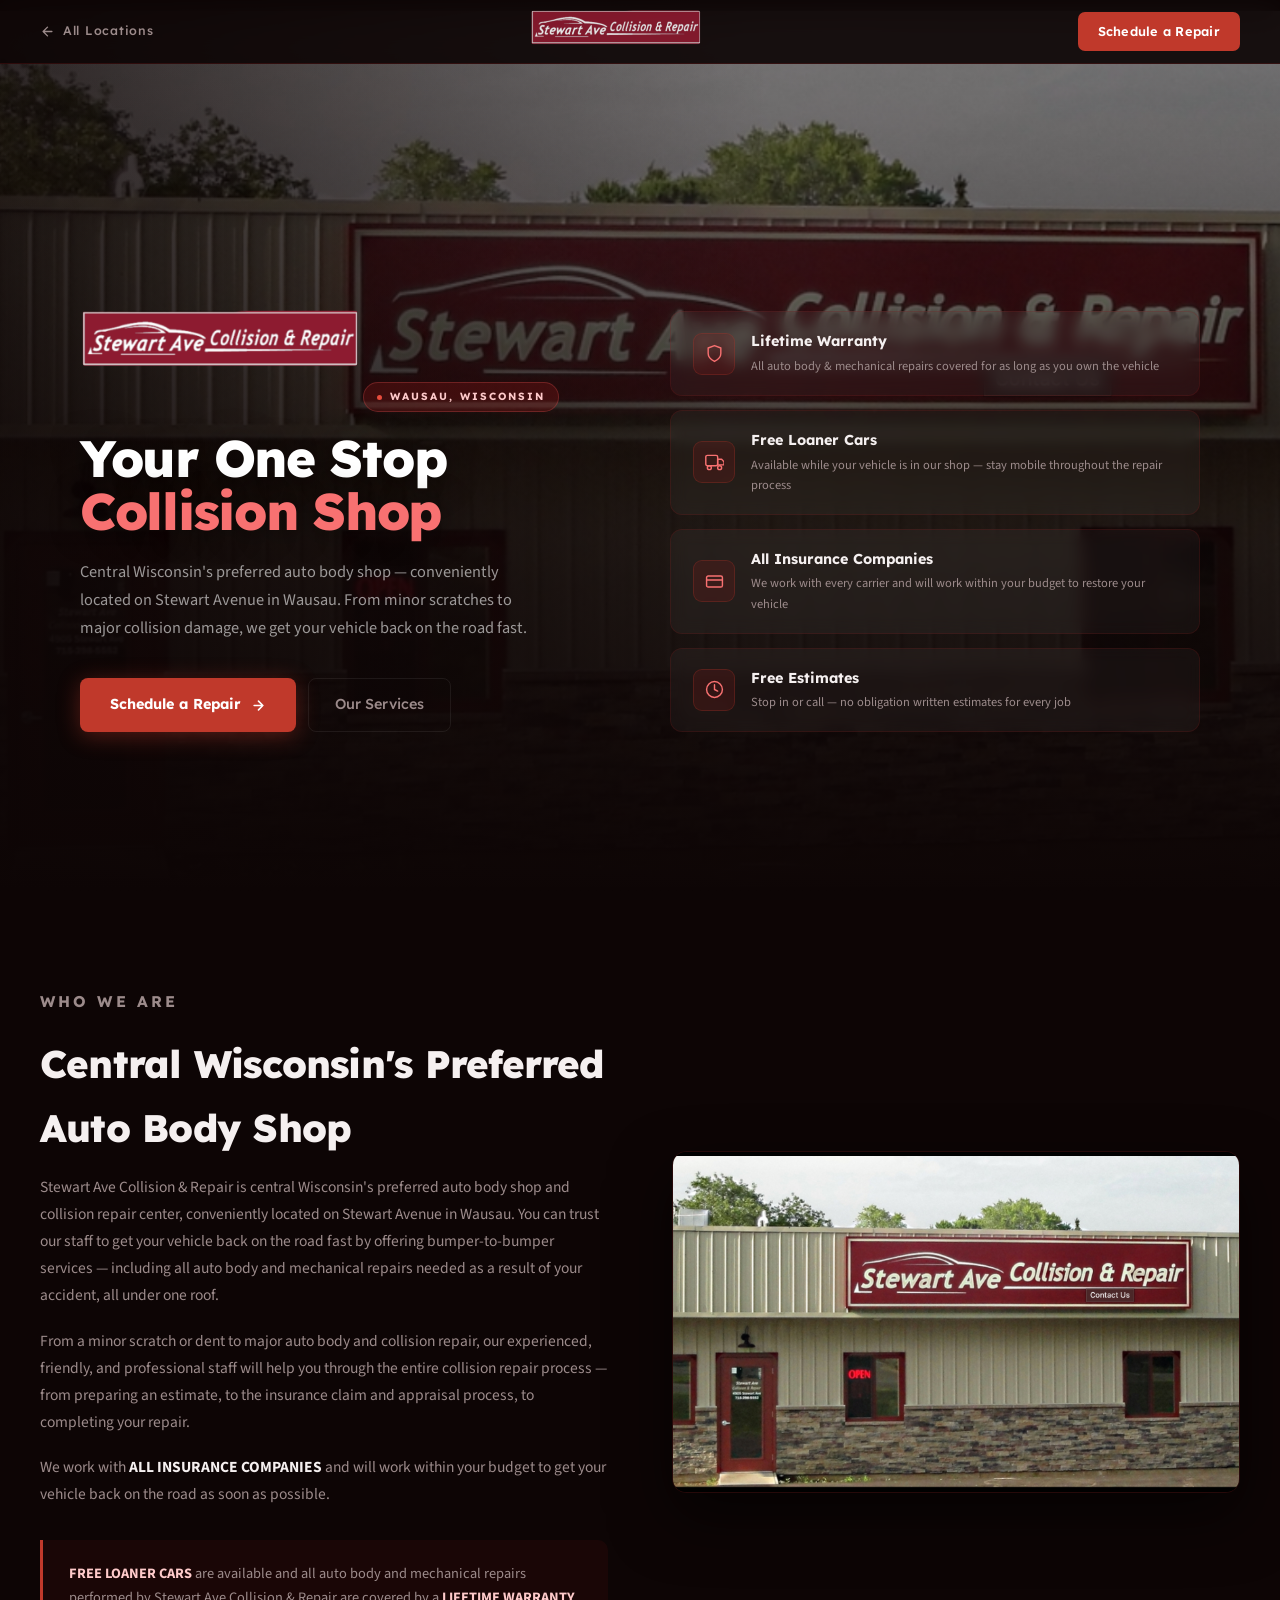
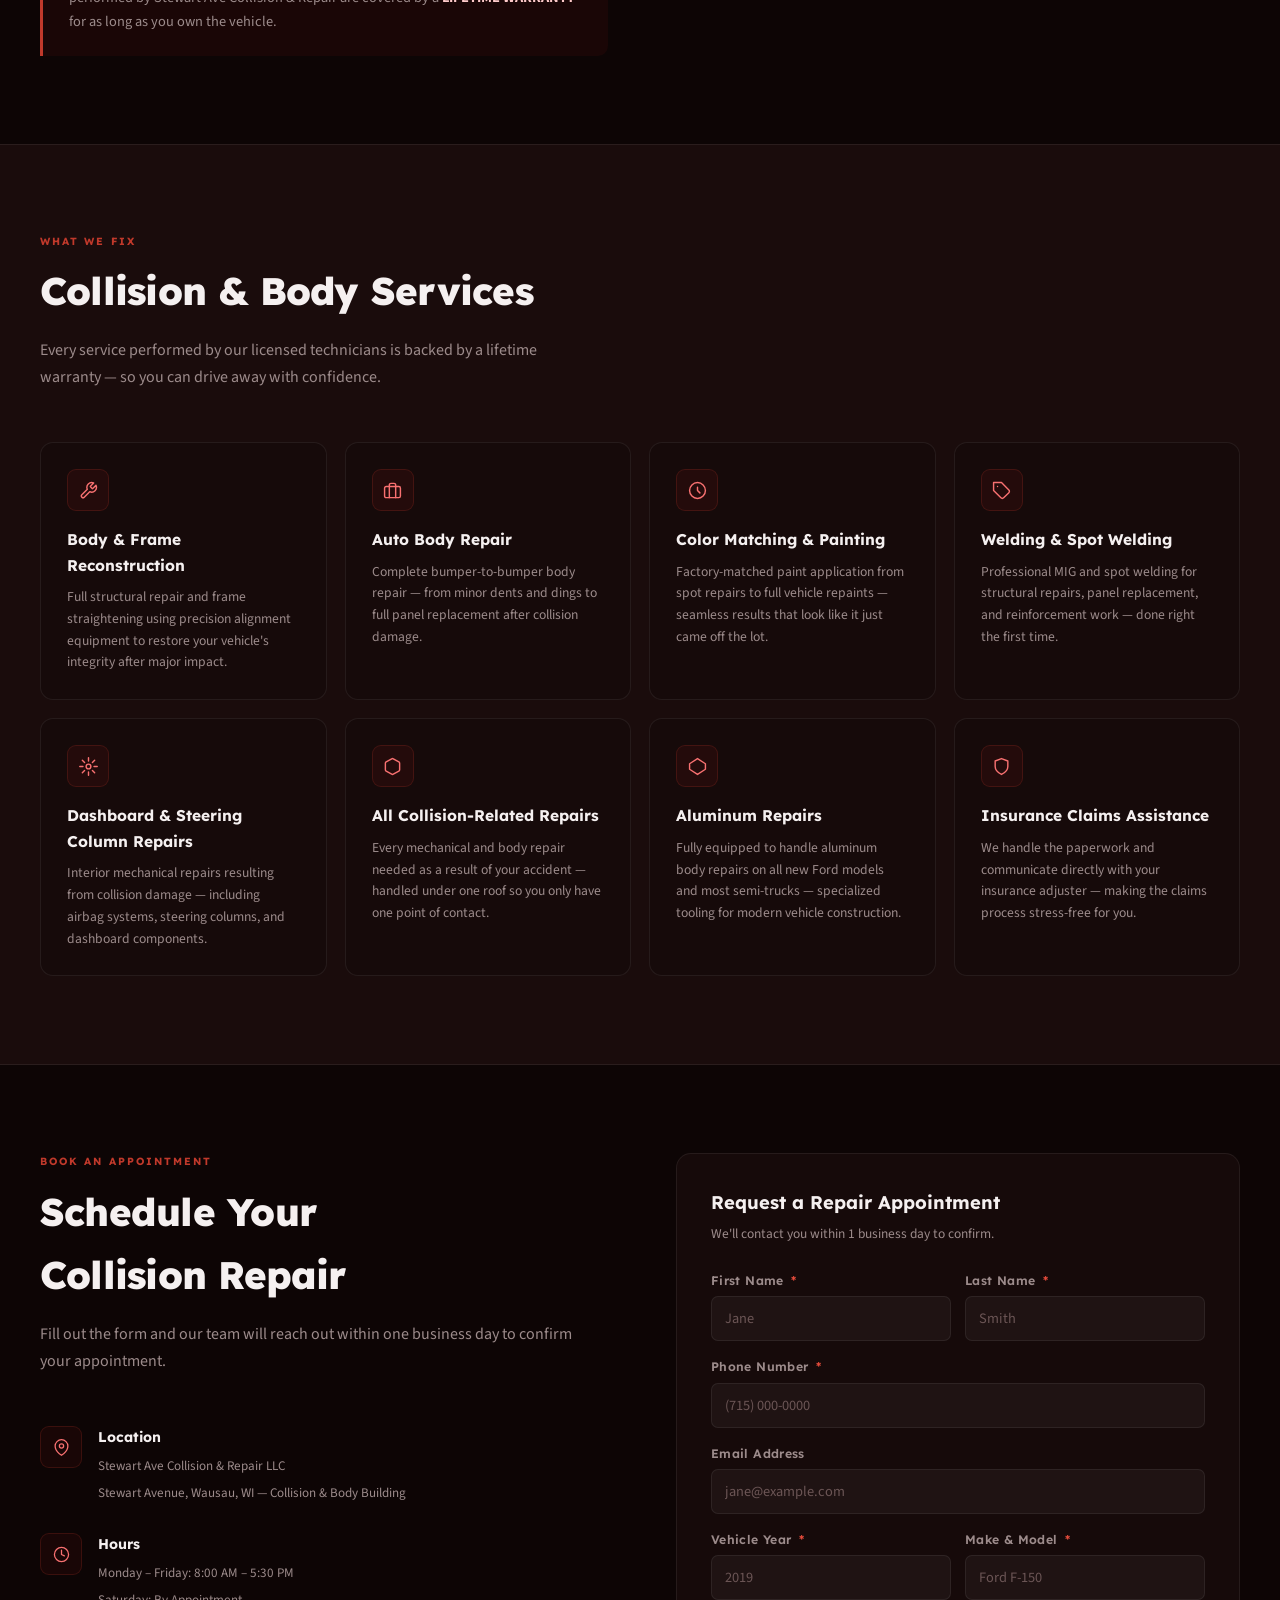
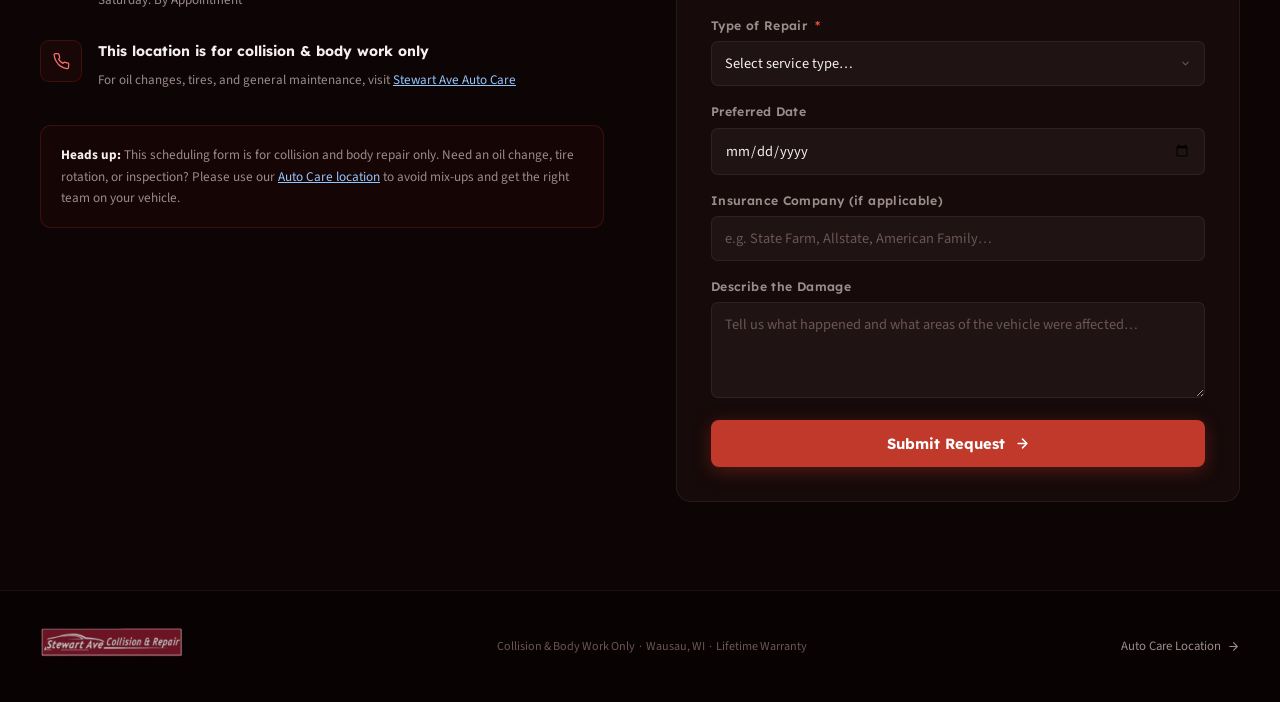
<file: projects/stewart-ave/collision.html>
<!DOCTYPE html>
<html lang="en">
<head>
  <meta charset="UTF-8" />
  <meta name="viewport" content="width=device-width, initial-scale=1.0" />
  <title>Stewart Ave Collision &amp; Repair LLC — Wausau, WI</title>
  <link rel="preconnect" href="https://fonts.googleapis.com" />
  <link rel="preconnect" href="https://fonts.gstatic.com" crossorigin />
  <link href="https://fonts.googleapis.com/css2?family=Lexend:wght@300;400;500;600;700;800&family=Source+Sans+3:wght@300;400;500;600;700&display=swap" rel="stylesheet" />
  <style>
    *, *::before, *::after { box-sizing: border-box; margin: 0; padding: 0; }

    :root {
      --red:        #8B1A1A;
      --red-mid:    #C0392B;
      --red-lt:     #E74C3C;
      --dark:       #0D0505;
      --dark-card:  #160A0A;
      --dark-mid:   #1A0C0C;
      --text:       #F5F0F0;
      --muted:      #9C8B8B;
      --dim:        #6B5555;
      --border:     rgba(255,255,255,0.07);
      --font-h: 'Lexend', sans-serif;
      --font-b: 'Source Sans 3', sans-serif;
    }

    html { scroll-behavior: smooth; }

    body {
      background: var(--dark);
      color: var(--text);
      font-family: var(--font-b);
      line-height: 1.65;
    }

    /* ── NAV ────────────────────────────────────────── */
    nav {
      position: fixed;
      top: 0; left: 0; right: 0;
      z-index: 200;
      height: 64px;
      display: flex;
      align-items: center;
      justify-content: space-between;
      padding: 0 40px;
      background: rgba(13,5,5,0.9);
      backdrop-filter: blur(16px);
      -webkit-backdrop-filter: blur(16px);
      border-bottom: 1px solid rgba(139,26,26,0.25);
    }

    .nav-back {
      display: inline-flex;
      align-items: center;
      gap: 8px;
      text-decoration: none;
      color: var(--muted);
      font-family: var(--font-h);
      font-size: 0.78rem;
      font-weight: 500;
      letter-spacing: 0.06em;
      transition: color 0.2s;
    }

    .nav-back:hover { color: var(--text); }
    .nav-back svg { width: 15px; height: 15px; }

    .nav-logo img {
      height: 36px;
      width: auto;
      opacity: 0.9;
      clip-path: inset(3% 1% 3% 1% round 2px);
    }

    .nav-cta {
      display: inline-flex;
      align-items: center;
      gap: 8px;
      background: var(--red-mid);
      color: #fff;
      text-decoration: none;
      font-family: var(--font-h);
      font-size: 0.8rem;
      font-weight: 600;
      padding: 9px 20px;
      border-radius: 7px;
      letter-spacing: 0.02em;
      transition: background 0.2s, transform 0.2s;
    }

    .nav-cta:hover { background: var(--red-lt); transform: translateY(-1px); }

    /* ── HERO ───────────────────────────────────────── */
    .hero {
      position: relative;
      min-height: 100vh;
      display: flex;
      align-items: flex-end;
      overflow: hidden;
    }

    .hero-bg {
      position: absolute;
      inset: 0;
      width: 100%;
      height: 100%;
      object-fit: cover;
      object-position: center 30%;
      opacity: 0.5;
    }

    .hero-overlay {
      position: absolute;
      inset: 0;
      background:
        linear-gradient(to top, rgba(13,5,5,1) 0%, rgba(13,5,5,0.75) 35%, rgba(13,5,5,0.25) 70%, transparent 100%),
        linear-gradient(to right, rgba(13,5,5,0.7) 0%, transparent 60%);
    }

    .hero-inner {
      position: relative;
      z-index: 2;
      max-width: 1200px;
      margin: 0 auto;
      width: 100%;
      padding: 0 40px 80px;
      display: grid;
      grid-template-columns: 1fr 1fr;
      gap: 60px;
      align-items: end;
    }

    .hero-left {}

    .hero-logo {
      width: 280px;
      height: auto;
      margin-bottom: 32px;
      filter: drop-shadow(0 4px 20px rgba(0,0,0,0.7));
      clip-path: inset(3% 1% 3% 1% round 2px);
    }

    .hero-eyebrow {
      display: inline-flex;
      align-items: center;
      gap: 8px;
      font-family: var(--font-h);
      font-size: 0.65rem;
      font-weight: 700;
      letter-spacing: 0.2em;
      text-transform: uppercase;
      color: #FECACA;
      background: rgba(139,26,26,0.3);
      border: 1px solid rgba(220,80,80,0.3);
      padding: 5px 13px;
      border-radius: 100px;
      margin-bottom: 20px;
    }

    .hero-eyebrow::before {
      content: '';
      width: 5px; height: 5px;
      border-radius: 50%;
      background: var(--red-lt);
      animation: blink 2s ease infinite;
    }

    @keyframes blink {
      0%,100% { opacity: 1; }
      50%      { opacity: 0.3; }
    }

    .hero h1 {
      font-family: var(--font-h);
      font-size: clamp(2.2rem, 4vw, 3.6rem);
      font-weight: 800;
      line-height: 1.05;
      letter-spacing: -0.025em;
      color: #fff;
      text-shadow: 0 2px 30px rgba(0,0,0,0.5);
      margin-bottom: 20px;
    }

    .hero h1 em { color: #F87171; font-style: normal; }

    .hero-desc {
      font-size: 1.02rem;
      color: rgba(255,255,255,0.58);
      line-height: 1.7;
      max-width: 460px;
      margin-bottom: 36px;
    }

    .hero-actions {
      display: flex;
      gap: 12px;
      flex-wrap: wrap;
    }

    .btn-red {
      display: inline-flex;
      align-items: center;
      gap: 10px;
      background: var(--red-mid);
      color: #fff;
      text-decoration: none;
      font-family: var(--font-h);
      font-size: 0.9rem;
      font-weight: 700;
      padding: 14px 30px;
      border-radius: 8px;
      border: none;
      cursor: pointer;
      box-shadow: 0 4px 22px rgba(192,57,43,0.4);
      transition: background 0.2s, transform 0.2s, box-shadow 0.2s;
    }

    .btn-red:hover {
      background: var(--red-lt);
      transform: translateY(-2px);
      box-shadow: 0 6px 30px rgba(231,76,60,0.5);
    }

    .btn-red svg { width: 15px; height: 15px; transition: transform 0.2s; }
    .btn-red:hover svg { transform: translateX(3px); }

    .btn-ghost {
      display: inline-flex;
      align-items: center;
      gap: 8px;
      background: transparent;
      color: var(--muted);
      text-decoration: none;
      font-family: var(--font-h);
      font-size: 0.9rem;
      font-weight: 500;
      padding: 14px 26px;
      border-radius: 8px;
      border: 1px solid var(--border);
      transition: color 0.2s, border-color 0.2s;
    }

    .btn-ghost:hover { color: var(--text); border-color: rgba(255,255,255,0.18); }

    /* Right side: trust cards */
    .hero-right {
      display: flex;
      flex-direction: column;
      gap: 14px;
    }

    .trust-card {
      background: rgba(255,255,255,0.04);
      border: 1px solid rgba(139,26,26,0.2);
      border-radius: 12px;
      padding: 18px 22px;
      display: flex;
      align-items: center;
      gap: 16px;
      backdrop-filter: blur(8px);
      transition: border-color 0.2s, background 0.2s;
    }

    .trust-card:hover {
      background: rgba(139,26,26,0.08);
      border-color: rgba(192,57,43,0.35);
    }

    .trust-icon {
      width: 42px; height: 42px;
      border-radius: 9px;
      background: rgba(139,26,26,0.2);
      border: 1px solid rgba(192,57,43,0.25);
      display: flex;
      align-items: center;
      justify-content: center;
      flex-shrink: 0;
    }

    .trust-icon svg { width: 19px; height: 19px; color: #F87171; }

    .trust-title {
      font-family: var(--font-h);
      font-size: 0.9rem;
      font-weight: 700;
      color: var(--text);
      margin-bottom: 2px;
    }

    .trust-sub {
      font-size: 0.78rem;
      color: var(--muted);
    }

    /* ── SECTION base ───────────────────────────────── */
    section { padding: 88px 40px; }

    .section-inner { max-width: 1200px; margin: 0 auto; }

    .sec-label {
      font-family: var(--font-h);
      font-size: 0.65rem;
      font-weight: 700;
      letter-spacing: 0.2em;
      text-transform: uppercase;
      color: var(--red-mid);
      margin-bottom: 10px;
    }

    .sec-title {
      font-family: var(--font-h);
      font-size: clamp(1.6rem, 3vw, 2.4rem);
      font-weight: 800;
      letter-spacing: -0.02em;
      color: var(--text);
      margin-bottom: 14px;
    }

    .sec-desc {
      font-size: 1rem;
      color: var(--muted);
      max-width: 560px;
      margin-bottom: 52px;
    }

    /* ── ABOUT ──────────────────────────────────────── */
    .about-section { background: var(--dark); }

    .about-grid {
      display: grid;
      grid-template-columns: 1fr 1fr;
      gap: 64px;
      align-items: center;
    }

    .about-copy p {
      font-size: 0.97rem;
      color: var(--muted);
      line-height: 1.75;
      margin-bottom: 18px;
    }

    .about-copy p strong { color: var(--text); }

    .highlight-bar {
      margin-top: 32px;
      padding: 22px 26px;
      background: rgba(139,26,26,0.1);
      border-left: 3px solid var(--red-mid);
      border-radius: 0 10px 10px 0;
    }

    .highlight-bar p {
      font-size: 0.9rem;
      color: var(--muted);
      line-height: 1.65;
      margin-bottom: 0 !important;
    }

    .highlight-bar strong { color: #FECACA !important; }

    .about-photo-wrap {
      border-radius: 14px;
      overflow: hidden;
      border: 1px solid rgba(139,26,26,0.2);
      box-shadow: 0 24px 60px rgba(0,0,0,0.6);
    }

    .about-photo-wrap img {
      width: 100%;
      height: 340px;
      object-fit: cover;
      object-position: center;
      display: block;
      transition: transform 0.5s ease;
    }

    .about-photo-wrap:hover img { transform: scale(1.03); }

    /* ── SERVICES ───────────────────────────────────── */
    .services-section {
      background: var(--dark-mid);
      border-top: 1px solid var(--border);
      border-bottom: 1px solid var(--border);
    }

    .services-grid {
      display: grid;
      grid-template-columns: repeat(auto-fill, minmax(270px, 1fr));
      gap: 18px;
    }

    .svc-card {
      background: var(--dark-card);
      border: 1px solid var(--border);
      border-radius: 13px;
      padding: 26px;
      transition: border-color 0.25s, transform 0.25s;
    }

    .svc-card:hover {
      border-color: rgba(192,57,43,0.35);
      transform: translateY(-4px);
    }

    .svc-icon {
      width: 42px; height: 42px;
      border-radius: 9px;
      background: rgba(139,26,26,0.12);
      border: 1px solid rgba(192,57,43,0.2);
      display: flex;
      align-items: center;
      justify-content: center;
      margin-bottom: 16px;
    }

    .svc-icon svg { width: 19px; height: 19px; color: #F87171; }

    .svc-card h3 {
      font-family: var(--font-h);
      font-size: 0.97rem;
      font-weight: 700;
      color: var(--text);
      margin-bottom: 8px;
    }

    .svc-card p {
      font-size: 0.85rem;
      color: var(--muted);
      line-height: 1.6;
    }

    /* ── SCHEDULE ───────────────────────────────────── */
    .schedule-section { background: var(--dark); }

    .schedule-layout {
      display: grid;
      grid-template-columns: 1fr 1fr;
      gap: 72px;
      align-items: start;
    }

    /* Info column */
    .sched-info {}

    .info-row {
      display: flex;
      gap: 16px;
      margin-bottom: 28px;
    }

    .info-ico {
      width: 42px; height: 42px;
      border-radius: 9px;
      background: rgba(139,26,26,0.1);
      border: 1px solid rgba(192,57,43,0.2);
      display: flex;
      align-items: center;
      justify-content: center;
      flex-shrink: 0;
    }

    .info-ico svg { width: 17px; height: 17px; color: #F87171; }

    .info-row strong {
      display: block;
      font-family: var(--font-h);
      font-size: 0.88rem;
      font-weight: 700;
      color: var(--text);
      margin-bottom: 3px;
    }

    .info-row span {
      font-size: 0.82rem;
      color: var(--muted);
    }

    .redirect-box {
      background: rgba(139,26,26,0.07);
      border: 1px solid rgba(192,57,43,0.2);
      border-radius: 11px;
      padding: 18px 20px;
      margin-top: 32px;
    }

    .redirect-box p {
      font-size: 0.83rem;
      color: var(--muted);
      line-height: 1.65;
    }

    .redirect-box strong { color: var(--text); }

    /* Form */
    .sched-form {
      background: var(--dark-card);
      border: 1px solid var(--border);
      border-radius: 15px;
      padding: 34px;
    }

    .form-hd {
      font-family: var(--font-h);
      font-size: 1.15rem;
      font-weight: 700;
      color: var(--text);
      margin-bottom: 4px;
    }

    .form-sub {
      font-size: 0.84rem;
      color: var(--muted);
      margin-bottom: 26px;
    }

    .form-row { display: grid; grid-template-columns: 1fr 1fr; gap: 14px; }

    .fg {
      display: flex;
      flex-direction: column;
      gap: 5px;
      margin-bottom: 16px;
    }

    label {
      font-family: var(--font-h);
      font-size: 0.77rem;
      font-weight: 600;
      color: var(--muted);
      letter-spacing: 0.03em;
    }

    label .req { color: var(--red-lt); margin-left: 3px; }

    input, select, textarea {
      background: rgba(255,255,255,0.04);
      border: 1px solid var(--border);
      border-radius: 7px;
      padding: 11px 13px;
      color: var(--text);
      font-family: var(--font-b);
      font-size: 0.9rem;
      width: 100%;
      outline: none;
      transition: border-color 0.2s, box-shadow 0.2s;
      -webkit-appearance: none;
      appearance: none;
    }

    input::placeholder, textarea::placeholder { color: var(--dim); }

    select {
      background-image: url("data:image/svg+xml,%3Csvg xmlns='http://www.w3.org/2000/svg' width='11' height='11' viewBox='0 0 24 24' fill='none' stroke='%236B5555' stroke-width='2.5' stroke-linecap='round' stroke-linejoin='round'%3E%3Cpath d='m6 9 6 6 6-6'/%3E%3C/svg%3E");
      background-repeat: no-repeat;
      background-position: right 13px center;
      padding-right: 34px;
      cursor: pointer;
    }

    select option { background: #1A0C0C; color: var(--text); }

    input:focus, select:focus, textarea:focus {
      border-color: rgba(192,57,43,0.55);
      box-shadow: 0 0 0 3px rgba(139,26,26,0.12);
    }

    textarea { resize: vertical; min-height: 96px; }

    .form-submit {
      margin-top: 22px;
      width: 100%;
      background: var(--red-mid);
      color: #fff;
      border: none;
      padding: 14px;
      border-radius: 8px;
      font-family: var(--font-h);
      font-size: 0.92rem;
      font-weight: 700;
      cursor: pointer;
      display: flex;
      align-items: center;
      justify-content: center;
      gap: 10px;
      box-shadow: 0 4px 18px rgba(192,57,43,0.35);
      transition: background 0.2s, transform 0.2s, box-shadow 0.2s;
    }

    .form-submit:hover {
      background: var(--red-lt);
      transform: translateY(-1px);
      box-shadow: 0 6px 24px rgba(231,76,60,0.45);
    }

    .form-submit:focus-visible {
      outline: 2px solid var(--red-lt);
      outline-offset: 2px;
    }

    .form-submit svg { width: 15px; height: 15px; }

    /* ── FOOTER ─────────────────────────────────────── */
    footer {
      background: #080202;
      border-top: 1px solid var(--border);
      padding: 36px 40px;
    }

    .footer-inner {
      max-width: 1200px;
      margin: 0 auto;
      display: flex;
      justify-content: space-between;
      align-items: center;
      flex-wrap: wrap;
      gap: 14px;
    }

    .footer-brand img { height: 30px; width: auto; opacity: 0.75; clip-path: inset(3% 1% 3% 1% round 2px); }

    .footer-note { font-size: 0.76rem; color: var(--dim); }

    .footer-link {
      font-size: 0.8rem;
      color: var(--muted);
      text-decoration: none;
      display: inline-flex;
      align-items: center;
      gap: 6px;
      transition: color 0.2s;
    }

    .footer-link:hover { color: var(--text); }
    .footer-link svg { width: 13px; height: 13px; }

    /* ── RESPONSIVE ─────────────────────────────────── */
    @media (max-width: 900px) {
      nav { padding: 0 20px; }
      .nav-cta { font-size: 0.75rem; padding: 8px 14px; }
      section { padding: 64px 24px; }
      .hero-inner { grid-template-columns: 1fr; padding: 0 24px 64px; gap: 40px; }
      .hero-right { display: none; }
      .hero-logo { width: 220px; }
      .about-grid { grid-template-columns: 1fr; }
      .about-photo-wrap { order: -1; }
      .about-photo-wrap img { height: 240px; }
      .services-grid { grid-template-columns: repeat(auto-fill, minmax(220px, 1fr)); }
      .schedule-layout { grid-template-columns: 1fr; gap: 40px; }
      .sched-info { order: -1; }
      .form-row { grid-template-columns: 1fr; }
      .sched-form { padding: 24px 20px; }
      footer { padding: 28px 24px; }
      .footer-inner { flex-direction: column; align-items: flex-start; gap: 10px; }
    }

    /* ── Tablet narrow ──────────────────────────────── */
    @media (max-width: 680px) {
      nav { height: auto; padding: 12px 18px; }
      .nav-logo img { height: 28px; }
      .nav-cta { display: none; }
      .nav-back { font-size: 0.72rem; }
      section { padding: 52px 18px; }
      .hero-inner { padding: 0 18px 52px; }
      .hero-logo { width: 190px; margin-bottom: 20px; }
      .hero h1 { font-size: 2rem; }
      .hero-desc { font-size: 0.92rem; }
      .hero-actions { flex-direction: column; gap: 10px; }
      .btn-red, .btn-ghost { width: 100%; justify-content: center; padding: 14px 20px; }
      .services-grid { grid-template-columns: 1fr; }
      .sec-desc { margin-bottom: 32px; }
      .highlight-bar { padding: 16px 18px; }
      .sched-form { padding: 20px 16px; }
      .redirect-box { padding: 14px 16px; }
      footer { padding: 24px 18px; }
    }

    /* ── Small phones (≤ 480px) ─────────────────────── */
    @media (max-width: 480px) {
      .hero h1 { font-size: 1.75rem; }
      .hero-logo { width: 160px; }
      /* Prevent iOS zoom on form inputs */
      input, select, textarea { font-size: 1rem; }
      .svc-card { padding: 20px; }
      .form-hd { font-size: 1rem; }
      .info-row { gap: 12px; }
    }

    /* ══ Premium Motion System ════════════════════════ */

    .reveal-block {
      opacity: 0;
      transform: translateY(26px);
      transition: opacity 0.65s cubic-bezier(0.23,1,0.32,1),
                  transform 0.65s cubic-bezier(0.23,1,0.32,1);
    }
    .reveal-block.in-view { opacity: 1; transform: translateY(0); }

    .hero { overflow: hidden; }

    nav.nav-scrolled {
      background: rgba(13,5,5,0.98);
      box-shadow: 0 2px 24px rgba(0,0,0,0.5);
    }

    .btn-red, .btn-ghost {
      transition: background 0.18s ease, box-shadow 0.18s ease,
                  transform 0.15s cubic-bezier(0.23,1,0.32,1) !important;
    }
    .btn-red:hover  { transform: translateY(-2px) scale(1.015); }
    .btn-red:active { transform: scale(0.96) !important; }
    .btn-ghost:hover  { transform: translateY(-1px); }
    .btn-ghost:active { transform: scale(0.97) !important; }

    @media (prefers-reduced-motion: reduce) {
      *, *::before, *::after { transition-duration: 0.01ms !important; animation-duration: 0.01ms !important; }
    }
  </style>
</head>
<body>

  <!-- Nav -->
  <nav role="navigation" aria-label="Site navigation">
    <a class="nav-back" href="index.html">
      <svg viewBox="0 0 24 24" fill="none" stroke="currentColor" stroke-width="2.2" stroke-linecap="round" stroke-linejoin="round" aria-hidden="true">
        <path d="M19 12H5M12 19l-7-7 7-7"/>
      </svg>
      All Locations
    </a>
    <div class="nav-logo">
      <img src="assets/logo.png" alt="Stewart Ave Collision and Repair" />
    </div>
    <a class="nav-cta" href="#schedule">Schedule a Repair</a>
  </nav>

  <!-- ── HERO ── -->
  <section class="hero" aria-labelledby="hero-h1">
    <img class="hero-bg" src="assets/building.png" alt="Stewart Ave Collision and Repair building in Wausau, WI" />
    <div class="hero-overlay" aria-hidden="true"></div>

    <div class="hero-inner">
      <div class="hero-left">
        <img class="hero-logo" src="assets/logo.png" alt="Stewart Ave Collision and Repair logo" />

        <div class="hero-eyebrow">Wausau, Wisconsin</div>

        <h1 id="hero-h1">
          Your One Stop<br/><em>Collision Shop</em>
        </h1>

        <p class="hero-desc">
          Central Wisconsin's preferred auto body shop — conveniently located on Stewart Avenue in Wausau. From minor scratches to major collision damage, we get your vehicle back on the road fast.
        </p>

        <div class="hero-actions">
          <a class="btn-red" href="#schedule">
            Schedule a Repair
            <svg viewBox="0 0 24 24" fill="none" stroke="currentColor" stroke-width="2.5" stroke-linecap="round" stroke-linejoin="round" aria-hidden="true">
              <path d="M5 12h14M12 5l7 7-7 7"/>
            </svg>
          </a>
          <a class="btn-ghost" href="#services">Our Services</a>
        </div>
      </div>

      <div class="hero-right" aria-label="Key benefits">

        <div class="trust-card">
          <div class="trust-icon">
            <svg viewBox="0 0 24 24" fill="none" stroke="currentColor" stroke-width="1.8" stroke-linecap="round" stroke-linejoin="round" aria-hidden="true">
              <path d="M12 22s8-4 8-10V5l-8-3-8 3v7c0 6 8 10 8 10z"/>
            </svg>
          </div>
          <div>
            <div class="trust-title">Lifetime Warranty</div>
            <div class="trust-sub">All auto body &amp; mechanical repairs covered for as long as you own the vehicle</div>
          </div>
        </div>

        <div class="trust-card">
          <div class="trust-icon">
            <svg viewBox="0 0 24 24" fill="none" stroke="currentColor" stroke-width="1.8" stroke-linecap="round" stroke-linejoin="round" aria-hidden="true">
              <rect x="1" y="3" width="15" height="13" rx="2"/><path d="M16 8h5l3 3v4h-8V8z"/><circle cx="5.5" cy="18.5" r="2.5"/><circle cx="18.5" cy="18.5" r="2.5"/>
            </svg>
          </div>
          <div>
            <div class="trust-title">Free Loaner Cars</div>
            <div class="trust-sub">Available while your vehicle is in our shop — stay mobile throughout the repair process</div>
          </div>
        </div>

        <div class="trust-card">
          <div class="trust-icon">
            <svg viewBox="0 0 24 24" fill="none" stroke="currentColor" stroke-width="1.8" stroke-linecap="round" stroke-linejoin="round" aria-hidden="true">
              <rect x="2" y="5" width="20" height="14" rx="2"/><line x1="2" y1="10" x2="22" y2="10"/>
            </svg>
          </div>
          <div>
            <div class="trust-title">All Insurance Companies</div>
            <div class="trust-sub">We work with every carrier and will work within your budget to restore your vehicle</div>
          </div>
        </div>

        <div class="trust-card">
          <div class="trust-icon">
            <svg viewBox="0 0 24 24" fill="none" stroke="currentColor" stroke-width="1.8" stroke-linecap="round" stroke-linejoin="round" aria-hidden="true">
              <circle cx="12" cy="12" r="10"/><polyline points="12 6 12 12 16 14"/>
            </svg>
          </div>
          <div>
            <div class="trust-title">Free Estimates</div>
            <div class="trust-sub">Stop in or call — no obligation written estimates for every job</div>
          </div>
        </div>

      </div>
    </div>
  </section>

  <!-- ── ABOUT ── -->
  <section class="about-section" id="about" aria-labelledby="about-heading">
    <div class="section-inner">
      <div class="about-grid">
        <div class="about-copy">
          <p class="sec-label">Who We Are</p>
          <h2 class="sec-title" id="about-heading">Central Wisconsin's Preferred Auto Body Shop</h2>

          <p>
            Stewart Ave Collision &amp; Repair is central Wisconsin's preferred auto body shop and collision repair center, conveniently located on Stewart Avenue in Wausau. You can trust our staff to get your vehicle back on the road fast by offering bumper-to-bumper services — including all auto body and mechanical repairs needed as a result of your accident, all under one roof.
          </p>

          <p>
            From a minor scratch or dent to major auto body and collision repair, our experienced, friendly, and professional staff will help you through the entire collision repair process — from preparing an estimate, to the insurance claim and appraisal process, to completing your repair.
          </p>

          <p>
            We work with <strong>ALL INSURANCE COMPANIES</strong> and will work within your budget to get your vehicle back on the road as soon as possible.
          </p>

          <div class="highlight-bar">
            <p>
              <strong>FREE LOANER CARS</strong> are available and all auto body and mechanical repairs performed by Stewart Ave Collision &amp; Repair are covered by a <strong>LIFETIME WARRANTY</strong> for as long as you own the vehicle.
            </p>
          </div>
        </div>

        <div class="about-photo-wrap">
          <img src="assets/building.png" alt="Stewart Ave Collision and Repair shop exterior in Wausau, WI" />
        </div>
      </div>
    </div>
  </section>

  <!-- ── SERVICES ── -->
  <section class="services-section" id="services" aria-labelledby="services-heading">
    <div class="section-inner">
      <p class="sec-label">What We Fix</p>
      <h2 class="sec-title" id="services-heading">Collision &amp; Body Services</h2>
      <p class="sec-desc">Every service performed by our licensed technicians is backed by a lifetime warranty — so you can drive away with confidence.</p>

      <div class="services-grid">

        <div class="svc-card">
          <div class="svc-icon">
            <svg viewBox="0 0 24 24" fill="none" stroke="currentColor" stroke-width="1.8" stroke-linecap="round" stroke-linejoin="round" aria-hidden="true">
              <path d="M14.7 6.3a1 1 0 0 0 0 1.4l1.6 1.6a1 1 0 0 0 1.4 0l3.77-3.77a6 6 0 0 1-7.94 7.94l-6.91 6.91a2.12 2.12 0 0 1-3-3l6.91-6.91a6 6 0 0 1 7.94-7.94l-3.76 3.76z"/>
            </svg>
          </div>
          <h3>Body &amp; Frame Reconstruction</h3>
          <p>Full structural repair and frame straightening using precision alignment equipment to restore your vehicle's integrity after major impact.</p>
        </div>

        <div class="svc-card">
          <div class="svc-icon">
            <svg viewBox="0 0 24 24" fill="none" stroke="currentColor" stroke-width="1.8" stroke-linecap="round" stroke-linejoin="round" aria-hidden="true">
              <rect x="2" y="7" width="20" height="14" rx="2"/><path d="M16 21V5a2 2 0 0 0-2-2h-4a2 2 0 0 0-2 2v16"/>
            </svg>
          </div>
          <h3>Auto Body Repair</h3>
          <p>Complete bumper-to-bumper body repair — from minor dents and dings to full panel replacement after collision damage.</p>
        </div>

        <div class="svc-card">
          <div class="svc-icon">
            <svg viewBox="0 0 24 24" fill="none" stroke="currentColor" stroke-width="1.8" stroke-linecap="round" stroke-linejoin="round" aria-hidden="true">
              <circle cx="12" cy="12" r="10"/><path d="M12 8v4l3 3"/>
            </svg>
          </div>
          <h3>Color Matching &amp; Painting</h3>
          <p>Factory-matched paint application from spot repairs to full vehicle repaints — seamless results that look like it just came off the lot.</p>
        </div>

        <div class="svc-card">
          <div class="svc-icon">
            <svg viewBox="0 0 24 24" fill="none" stroke="currentColor" stroke-width="1.8" stroke-linecap="round" stroke-linejoin="round" aria-hidden="true">
              <path d="M12 2H2v10l9.29 9.29c.94.94 2.48.94 3.42 0l6.58-6.58c.94-.94.94-2.48 0-3.42L12 2z"/><path d="M7 7h.01"/>
            </svg>
          </div>
          <h3>Welding &amp; Spot Welding</h3>
          <p>Professional MIG and spot welding for structural repairs, panel replacement, and reinforcement work — done right the first time.</p>
        </div>

        <div class="svc-card">
          <div class="svc-icon">
            <svg viewBox="0 0 24 24" fill="none" stroke="currentColor" stroke-width="1.8" stroke-linecap="round" stroke-linejoin="round" aria-hidden="true">
              <circle cx="12" cy="12" r="3"/><path d="M12 1v4M12 19v4M4.22 4.22l2.83 2.83M16.95 16.95l2.83 2.83M1 12h4M19 12h4M4.22 19.78l2.83-2.83M16.95 7.05l2.83-2.83"/>
            </svg>
          </div>
          <h3>Dashboard &amp; Steering Column Repairs</h3>
          <p>Interior mechanical repairs resulting from collision damage — including airbag systems, steering columns, and dashboard components.</p>
        </div>

        <div class="svc-card">
          <div class="svc-icon">
            <svg viewBox="0 0 24 24" fill="none" stroke="currentColor" stroke-width="1.8" stroke-linecap="round" stroke-linejoin="round" aria-hidden="true">
              <path d="M21 16V8a2 2 0 0 0-1-1.73l-7-4a2 2 0 0 0-2 0l-7 4A2 2 0 0 0 3 8v8a2 2 0 0 0 1 1.73l7 4a2 2 0 0 0 2 0l7-4A2 2 0 0 0 21 16z"/>
            </svg>
          </div>
          <h3>All Collision-Related Repairs</h3>
          <p>Every mechanical and body repair needed as a result of your accident — handled under one roof so you only have one point of contact.</p>
        </div>

        <div class="svc-card">
          <div class="svc-icon">
            <svg viewBox="0 0 24 24" fill="none" stroke="currentColor" stroke-width="1.8" stroke-linecap="round" stroke-linejoin="round" aria-hidden="true">
              <polygon points="12 2 22 8.5 22 15.5 12 22 2 15.5 2 8.5 12 2"/>
            </svg>
          </div>
          <h3>Aluminum Repairs</h3>
          <p>Fully equipped to handle aluminum body repairs on all new Ford models and most semi-trucks — specialized tooling for modern vehicle construction.</p>
        </div>

        <div class="svc-card">
          <div class="svc-icon">
            <svg viewBox="0 0 24 24" fill="none" stroke="currentColor" stroke-width="1.8" stroke-linecap="round" stroke-linejoin="round" aria-hidden="true">
              <path d="M12 22s8-4 8-10V5l-8-3-8 3v7c0 6 8 10 8 10z"/>
            </svg>
          </div>
          <h3>Insurance Claims Assistance</h3>
          <p>We handle the paperwork and communicate directly with your insurance adjuster — making the claims process stress-free for you.</p>
        </div>

      </div>
    </div>
  </section>

  <!-- ── SCHEDULE ── -->
  <section class="schedule-section" id="schedule" aria-labelledby="sched-heading">
    <div class="section-inner">
      <div class="schedule-layout">

        <!-- Info -->
        <div class="sched-info">
          <p class="sec-label">Book an Appointment</p>
          <h2 class="sec-title" id="sched-heading">Schedule Your<br/>Collision Repair</h2>
          <p class="sec-desc">Fill out the form and our team will reach out within one business day to confirm your appointment.</p>

          <div class="info-row">
            <div class="info-ico">
              <svg viewBox="0 0 24 24" fill="none" stroke="currentColor" stroke-width="1.8" stroke-linecap="round" stroke-linejoin="round" aria-hidden="true">
                <path d="M21 10c0 7-9 13-9 13s-9-6-9-13a9 9 0 0 1 18 0z"/><circle cx="12" cy="10" r="3"/>
              </svg>
            </div>
            <div>
              <strong>Location</strong>
              <span>Stewart Ave Collision &amp; Repair LLC<br/>Stewart Avenue, Wausau, WI — Collision &amp; Body Building</span>
            </div>
          </div>

          <div class="info-row">
            <div class="info-ico">
              <svg viewBox="0 0 24 24" fill="none" stroke="currentColor" stroke-width="1.8" stroke-linecap="round" stroke-linejoin="round" aria-hidden="true">
                <circle cx="12" cy="12" r="10"/><polyline points="12 6 12 12 16 14"/>
              </svg>
            </div>
            <div>
              <strong>Hours</strong>
              <span>Monday – Friday: 8:00 AM – 5:30 PM<br/>Saturday: By Appointment</span>
            </div>
          </div>

          <div class="info-row">
            <div class="info-ico">
              <svg viewBox="0 0 24 24" fill="none" stroke="currentColor" stroke-width="1.8" stroke-linecap="round" stroke-linejoin="round" aria-hidden="true">
                <path d="M22 16.92v3a2 2 0 0 1-2.18 2 19.79 19.79 0 0 1-8.63-3.07A19.5 19.5 0 0 1 4.69 12 19.79 19.79 0 0 1 1.65 3.42 2 2 0 0 1 3.62 1h3a2 2 0 0 1 2 1.72c.127.96.361 1.903.7 2.81a2 2 0 0 1-.45 2.11L7.91 8.6a16 16 0 0 0 6 6l.92-.92a2 2 0 0 1 2.11-.45c.907.339 1.85.573 2.81.7A2 2 0 0 1 22 16.92z"/>
              </svg>
            </div>
            <div>
              <strong>This location is for collision &amp; body work only</strong>
              <span>For oil changes, tires, and general maintenance, visit <a href="autocare.html" style="color:#93C5FD;text-decoration:underline;">Stewart Ave Auto Care</a></span>
            </div>
          </div>

          <div class="redirect-box" role="note">
            <p><strong>Heads up:</strong> This scheduling form is for collision and body repair only. Need an oil change, tire rotation, or inspection? Please use our <a href="autocare.html" style="color:#93C5FD;">Auto Care location</a> to avoid mix-ups and get the right team on your vehicle.</p>
          </div>
        </div>

        <!-- Form -->
        <div class="sched-form" role="form" aria-labelledby="form-hd">
          <div class="form-hd" id="form-hd">Request a Repair Appointment</div>
          <div class="form-sub">We'll contact you within 1 business day to confirm.</div>

          <form action="#" method="post" novalidate>
            <div class="form-row">
              <div class="fg">
                <label for="fn">First Name <span class="req" aria-label="required">*</span></label>
                <input type="text" id="fn" name="first_name" placeholder="Jane" required autocomplete="given-name" />
              </div>
              <div class="fg">
                <label for="ln">Last Name <span class="req" aria-label="required">*</span></label>
                <input type="text" id="ln" name="last_name" placeholder="Smith" required autocomplete="family-name" />
              </div>
            </div>

            <div class="fg">
              <label for="ph">Phone Number <span class="req" aria-label="required">*</span></label>
              <input type="tel" id="ph" name="phone" placeholder="(715) 000-0000" required autocomplete="tel" />
            </div>

            <div class="fg">
              <label for="em">Email Address</label>
              <input type="email" id="em" name="email" placeholder="jane@example.com" autocomplete="email" />
            </div>

            <div class="form-row">
              <div class="fg">
                <label for="vy">Vehicle Year <span class="req" aria-label="required">*</span></label>
                <input type="text" id="vy" name="vehicle_year" placeholder="2019" required />
              </div>
              <div class="fg">
                <label for="vm">Make &amp; Model <span class="req" aria-label="required">*</span></label>
                <input type="text" id="vm" name="vehicle_make" placeholder="Ford F-150" required />
              </div>
            </div>

            <div class="fg">
              <label for="st">Type of Repair <span class="req" aria-label="required">*</span></label>
              <select id="st" name="service_type" required>
                <option value="" disabled selected>Select service type…</option>
                <option>Body &amp; Frame Reconstruction</option>
                <option>Auto Body Repair</option>
                <option>Color Matching &amp; Painting</option>
                <option>Welding / Spot Welding</option>
                <option>Dashboard / Steering Column</option>
                <option>Aluminum Repair</option>
                <option>Insurance Claim</option>
                <option>Free Estimate</option>
                <option>Other</option>
              </select>
            </div>

            <div class="fg">
              <label for="pd">Preferred Date</label>
              <input type="date" id="pd" name="preferred_date" />
            </div>

            <div class="fg">
              <label for="ins">Insurance Company (if applicable)</label>
              <input type="text" id="ins" name="insurance" placeholder="e.g. State Farm, Allstate, American Family…" />
            </div>

            <div class="fg">
              <label for="nt">Describe the Damage</label>
              <textarea id="nt" name="notes" placeholder="Tell us what happened and what areas of the vehicle were affected…"></textarea>
            </div>

            <button type="submit" class="form-submit">
              Submit Request
              <svg viewBox="0 0 24 24" fill="none" stroke="currentColor" stroke-width="2.5" stroke-linecap="round" stroke-linejoin="round" aria-hidden="true">
                <path d="M5 12h14M12 5l7 7-7 7"/>
              </svg>
            </button>
          </form>
        </div>

      </div>
    </div>
  </section>

  <!-- Footer -->
  <footer role="contentinfo">
    <div class="footer-inner">
      <div class="footer-brand">
        <img src="assets/logo.png" alt="Stewart Ave Collision and Repair" />
      </div>
      <span class="footer-note">Collision &amp; Body Work Only &nbsp;·&nbsp; Wausau, WI &nbsp;·&nbsp; Lifetime Warranty</span>
      <a class="footer-link" href="autocare.html">
        Auto Care Location
        <svg viewBox="0 0 24 24" fill="none" stroke="currentColor" stroke-width="2" stroke-linecap="round" stroke-linejoin="round" aria-hidden="true">
          <path d="M5 12h14M12 5l7 7-7 7"/>
        </svg>
      </a>
    </div>
  </footer>

  <script src="motion.js"></script>
</body>
</html>
</file>
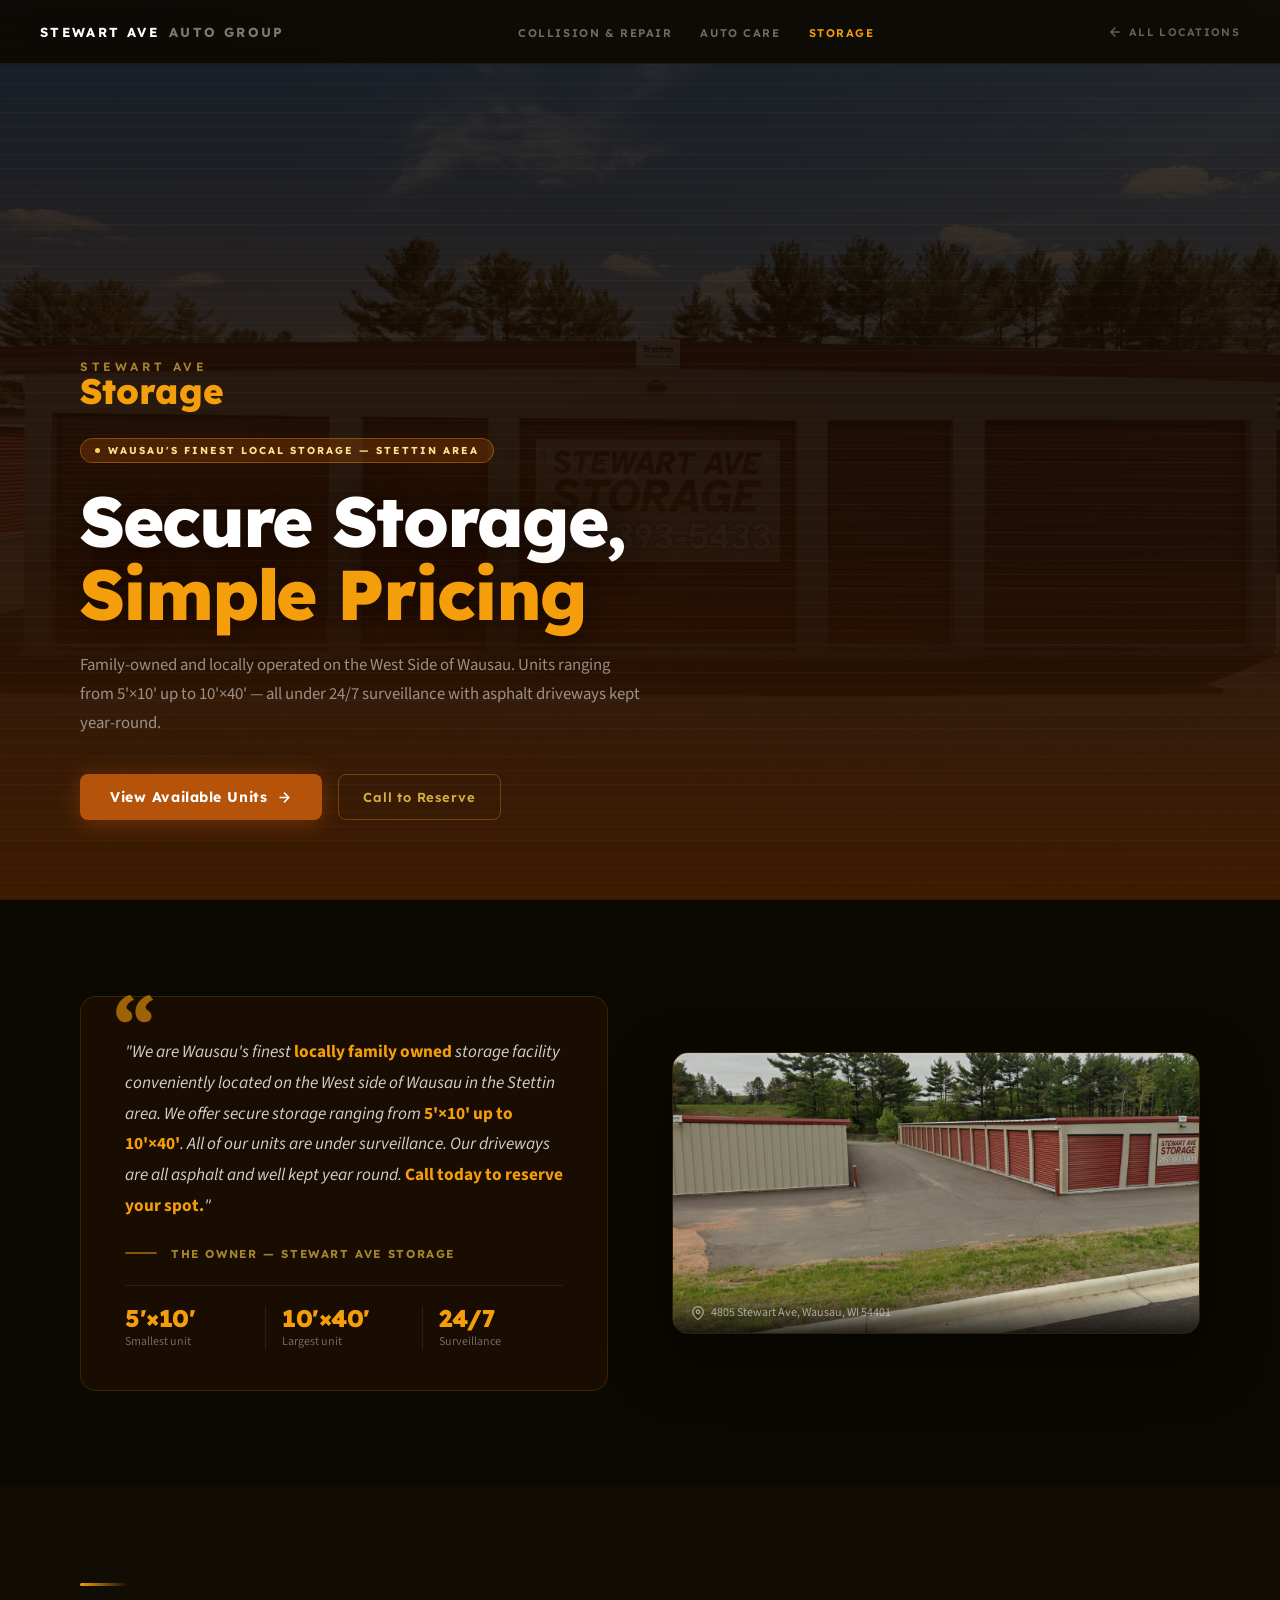
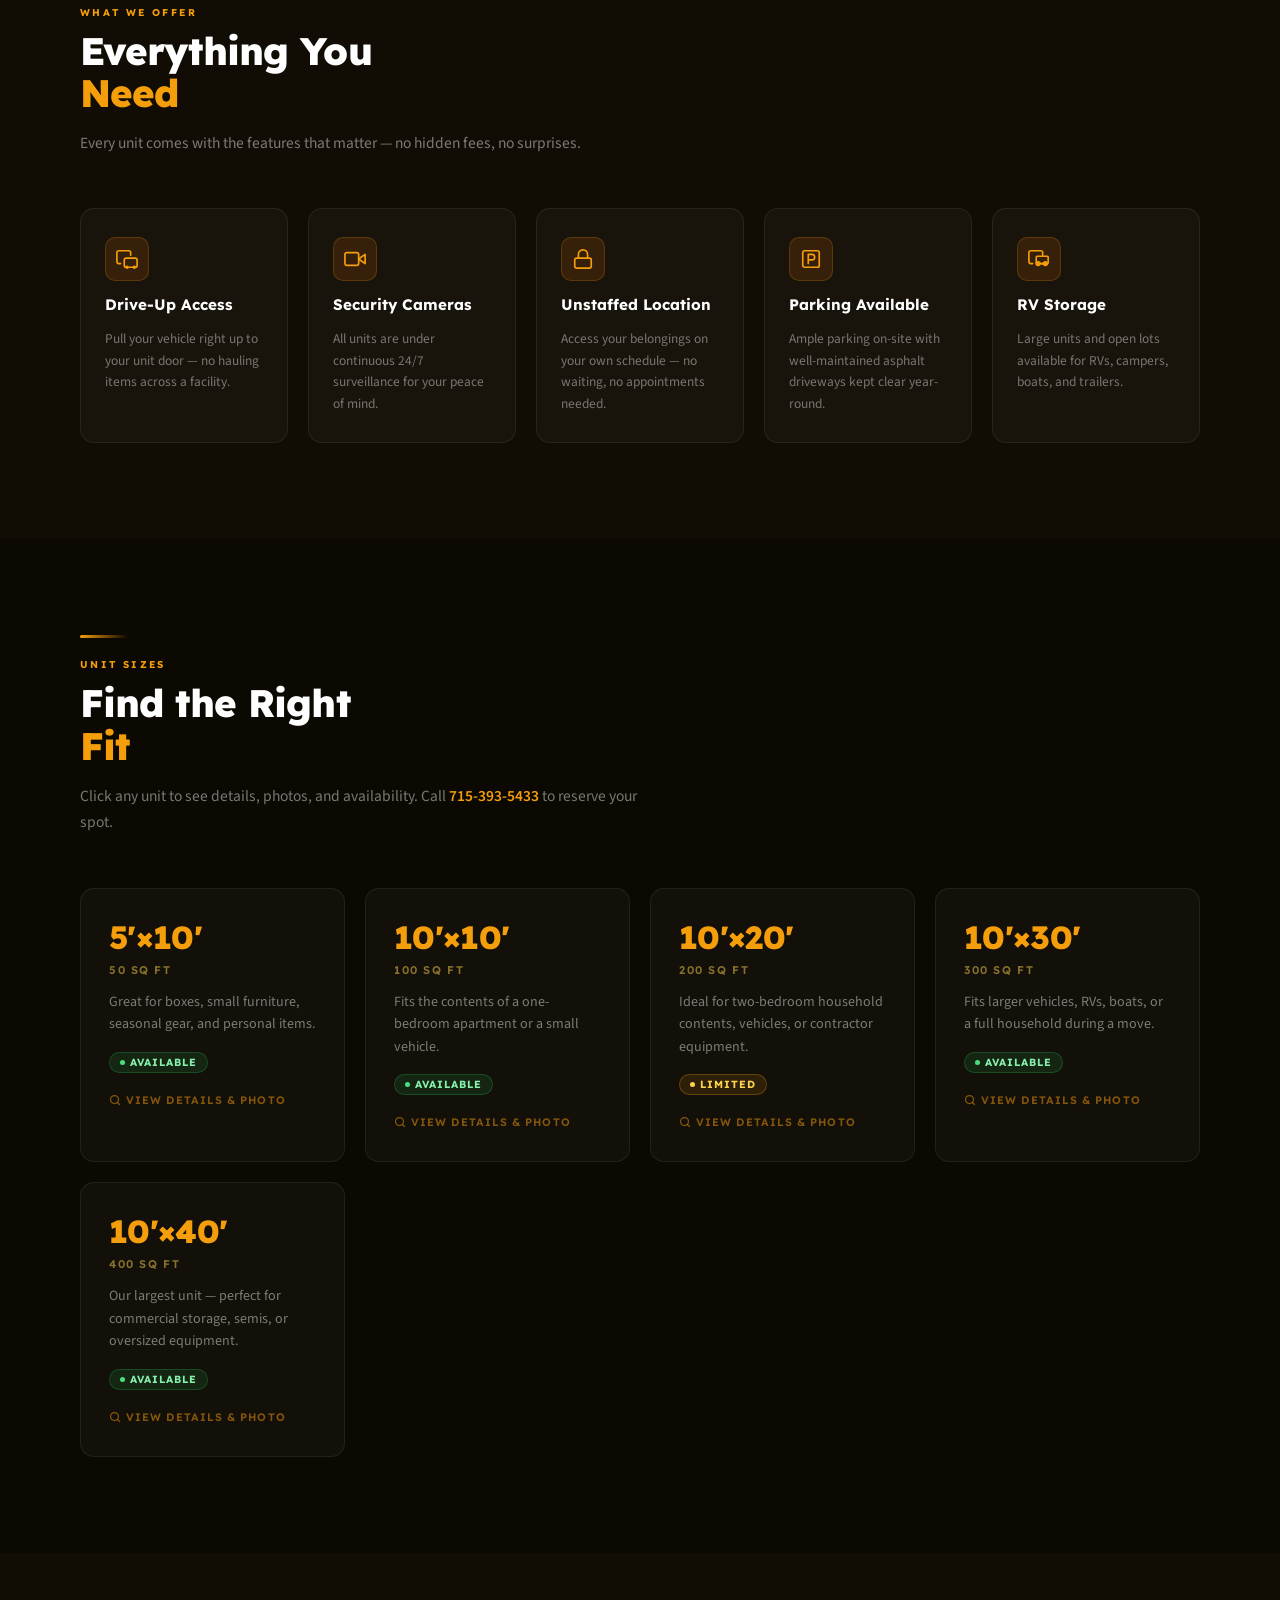
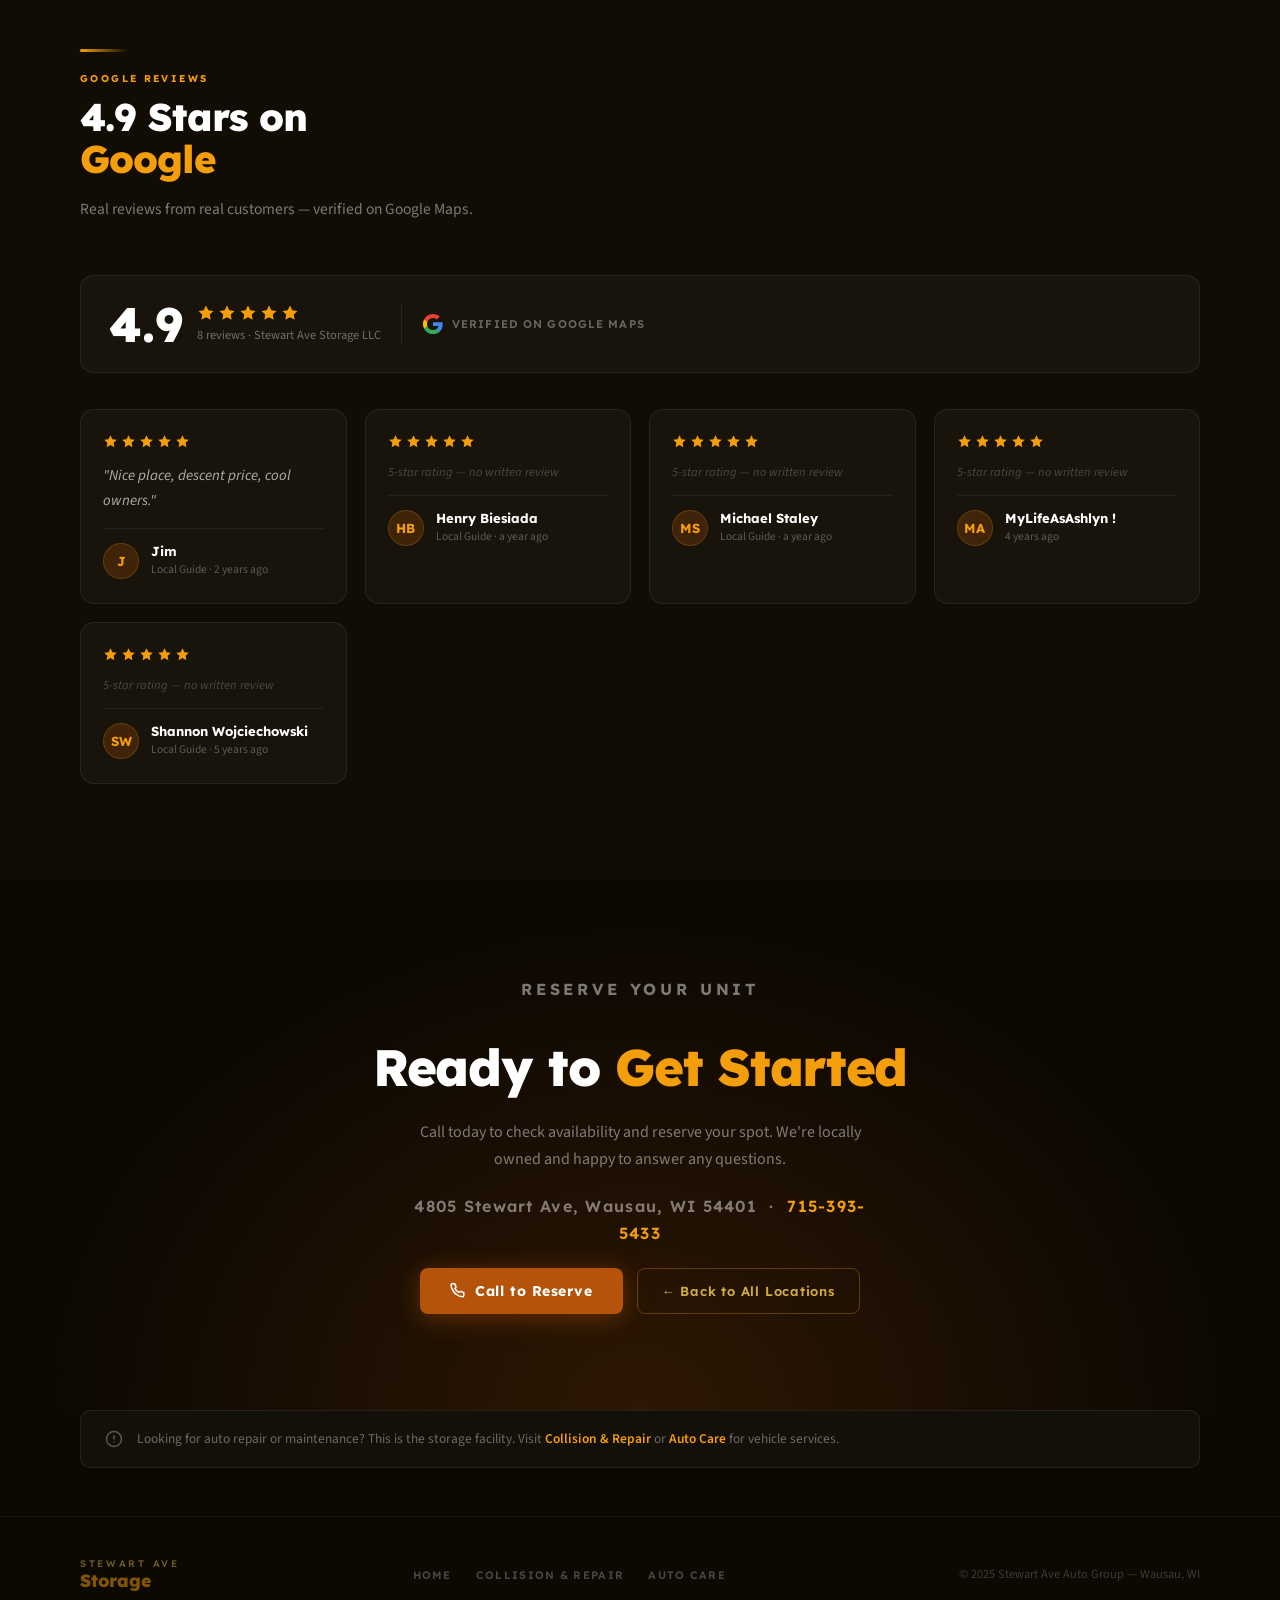
<file: projects/stewart-ave/storage.html>
<!DOCTYPE html>
<html lang="en">
<head>
  <meta charset="UTF-8" />
  <meta name="viewport" content="width=device-width, initial-scale=1.0" />
  <title>Stewart Ave Storage — Wausau, WI</title>
  <link rel="preconnect" href="https://fonts.googleapis.com" />
  <link rel="preconnect" href="https://fonts.gstatic.com" crossorigin />
  <link href="https://fonts.googleapis.com/css2?family=Lexend:wght@300;400;500;600;700;800&family=Source+Sans+3:wght@300;400;500;600&display=swap" rel="stylesheet" />
  <style>
    *, *::before, *::after { box-sizing: border-box; margin: 0; padding: 0; }

    :root {
      --sto-accent:  #B45309;
      --sto-gold:    #F59E0B;
      --sto-gold-lt: #FCD34D;
      --bg-dark:     #0C0802;
      --bg-mid:      #110D04;
      --font-h: 'Lexend', sans-serif;
      --font-b: 'Source Sans 3', sans-serif;
      --ease: cubic-bezier(0.4, 0, 0.2, 1);
    }

    html, body {
      min-height: 100%;
      font-family: var(--font-b);
      background: var(--bg-dark);
      color: #fff;
      scroll-behavior: smooth;
    }

    /* ── Nav ────────────────────────────────────────── */
    .nav {
      position: fixed;
      top: 0; left: 0; right: 0;
      z-index: 200;
      height: 64px;
      display: flex;
      align-items: center;
      justify-content: space-between;
      padding: 0 40px;
      background: rgba(12,8,2,0.88);
      backdrop-filter: blur(16px);
      -webkit-backdrop-filter: blur(16px);
      border-bottom: 1px solid rgba(255,255,255,0.06);
    }

    .nav-brand {
      font-family: var(--font-h);
      font-size: 0.82rem;
      font-weight: 700;
      letter-spacing: 0.18em;
      text-transform: uppercase;
      color: rgba(255,255,255,0.45);
      text-decoration: none;
      display: flex;
      align-items: center;
      gap: 10px;
    }

    .nav-brand strong { color: #fff; }

    .nav-links {
      display: flex;
      align-items: center;
      gap: 28px;
      list-style: none;
    }

    .nav-links a {
      font-family: var(--font-h);
      font-size: 0.7rem;
      font-weight: 600;
      letter-spacing: 0.14em;
      text-transform: uppercase;
      color: rgba(255,255,255,0.4);
      text-decoration: none;
      transition: color 0.2s ease;
    }

    .nav-links a:hover { color: rgba(255,255,255,0.85); }
    .nav-links a.active { color: var(--sto-gold); }

    .nav-back {
      font-family: var(--font-h);
      font-size: 0.68rem;
      font-weight: 600;
      letter-spacing: 0.12em;
      text-transform: uppercase;
      color: rgba(255,255,255,0.35);
      text-decoration: none;
      display: flex;
      align-items: center;
      gap: 7px;
      transition: color 0.2s ease;
    }

    .nav-back:hover { color: rgba(255,255,255,0.75); }

    /* ── Hero ───────────────────────────────────────── */
    .hero {
      position: relative;
      min-height: 100vh;
      display: flex;
      flex-direction: column;
      justify-content: flex-end;
      padding: 120px 80px 80px;
      overflow: hidden;
    }

    .hero-bg-video {
      position: absolute;
      inset: 0;
      width: 100%;
      height: 100%;
      object-fit: cover;
      object-position: center center;
      opacity: 0.5;
      pointer-events: none;
    }

    .hero-bg-photo {
      position: absolute;
      inset: 0;
      width: 100%;
      height: 100%;
      object-fit: cover;
      object-position: center 40%;
      opacity: 0.45;
      pointer-events: none;
    }

    .hero-bg {
      position: absolute;
      inset: 0;
      background:
        linear-gradient(to top, rgba(60,25,0,0.98) 0%, rgba(30,12,0,0.82) 40%, rgba(8,4,0,0.6) 100%),
        radial-gradient(ellipse at 15% 70%, rgba(180,83,9,0.25) 0%, transparent 55%);
    }

    .hero-tex {
      position: absolute;
      inset: 0;
      opacity: 0.045;
      background-image: repeating-linear-gradient(
        180deg,
        rgba(255,255,255,0.6) 0px,
        rgba(255,255,255,0.6) 1px,
        transparent 1px,
        transparent 14px
      );
      pointer-events: none;
    }

    .hero-content {
      position: relative;
      z-index: 10;
      max-width: 680px;
    }

    .hero-logo-text {
      display: flex;
      flex-direction: column;
      margin-bottom: 28px;
    }

    .hero-logo-top {
      font-family: var(--font-h);
      font-size: 0.75rem;
      font-weight: 600;
      letter-spacing: 0.3em;
      text-transform: uppercase;
      color: rgba(253,211,77,0.6);
    }

    .hero-logo-main {
      font-family: var(--font-h);
      font-size: 2.2rem;
      font-weight: 800;
      color: #fff;
      line-height: 1;
    }

    .hero-logo-main span { color: var(--sto-gold); }

    .hero-eyebrow {
      display: inline-flex;
      align-items: center;
      gap: 8px;
      font-family: var(--font-h);
      font-size: 0.63rem;
      font-weight: 700;
      letter-spacing: 0.2em;
      text-transform: uppercase;
      color: #FDE68A;
      background: rgba(180,83,9,0.28);
      border: 1px solid rgba(245,158,11,0.35);
      border-radius: 100px;
      padding: 5px 14px;
      margin-bottom: 22px;
    }

    .eyebrow-dot {
      width: 5px; height: 5px;
      border-radius: 50%;
      background: #FCD34D;
      animation: blink 2.4s ease infinite;
    }

    @keyframes blink {
      0%,100% { opacity: 1; }
      50%      { opacity: 0.3; }
    }

    .hero h1 {
      font-family: var(--font-h);
      font-size: clamp(2.8rem, 5.5vw, 5rem);
      font-weight: 800;
      line-height: 1.04;
      letter-spacing: -0.03em;
      color: #fff;
      margin-bottom: 20px;
      text-shadow: 0 2px 32px rgba(0,0,0,0.6);
    }

    .hero h1 em {
      color: var(--sto-gold);
      font-style: normal;
    }

    .hero-sub {
      font-size: 1.05rem;
      color: rgba(255,255,255,0.52);
      line-height: 1.72;
      max-width: 560px;
      margin-bottom: 36px;
    }

    .hero-actions {
      display: flex;
      align-items: center;
      gap: 16px;
      flex-wrap: wrap;
    }

    .btn-primary {
      display: inline-flex;
      align-items: center;
      gap: 10px;
      font-family: var(--font-h);
      font-size: 0.88rem;
      font-weight: 700;
      letter-spacing: 0.04em;
      padding: 14px 30px;
      border-radius: 8px;
      background: var(--sto-accent);
      color: #fff;
      text-decoration: none;
      box-shadow: 0 4px 24px rgba(180,83,9,0.45);
      transition: background 0.2s ease, transform 0.2s ease, box-shadow 0.2s ease;
    }

    .btn-primary:hover {
      background: #D97706;
      transform: translateY(-2px);
      box-shadow: 0 6px 32px rgba(245,158,11,0.5);
    }

    .btn-primary svg { width: 15px; height: 15px; transition: transform 0.2s ease; }
    .btn-primary:hover svg { transform: translateX(4px); }

    .btn-ghost {
      display: inline-flex;
      align-items: center;
      gap: 8px;
      font-family: var(--font-h);
      font-size: 0.82rem;
      font-weight: 600;
      letter-spacing: 0.06em;
      padding: 14px 24px;
      border-radius: 8px;
      border: 1px solid rgba(245,158,11,0.3);
      color: rgba(253,211,77,0.8);
      text-decoration: none;
      transition: border-color 0.2s ease, color 0.2s ease, background 0.2s ease;
    }

    .btn-ghost:hover {
      border-color: rgba(245,158,11,0.65);
      color: #FCD34D;
      background: rgba(180,83,9,0.12);
    }

    /* ── Section wrapper ────────────────────────────── */
    .section {
      padding: 96px 80px;
    }

    .section-alt {
      background: var(--bg-mid);
    }

    .section-label {
      font-family: var(--font-h);
      font-size: 0.62rem;
      font-weight: 700;
      letter-spacing: 0.24em;
      text-transform: uppercase;
      color: var(--sto-gold);
      margin-bottom: 12px;
    }

    .section-title {
      font-family: var(--font-h);
      font-size: clamp(1.8rem, 3vw, 2.6rem);
      font-weight: 800;
      letter-spacing: -0.025em;
      color: #fff;
      line-height: 1.1;
      margin-bottom: 16px;
    }

    .section-title em {
      color: var(--sto-gold);
      font-style: normal;
    }

    .section-sub {
      font-size: 0.97rem;
      color: rgba(255,255,255,0.45);
      line-height: 1.7;
      max-width: 560px;
      margin-bottom: 52px;
    }

    .gold-rule {
      width: 48px;
      height: 3px;
      background: linear-gradient(to right, var(--sto-gold), transparent);
      border-radius: 2px;
      margin-bottom: 20px;
    }

    /* ── Owner Statement ────────────────────────────── */
    .owner-block {
      display: grid;
      grid-template-columns: 1fr 1fr;
      gap: 64px;
      align-items: center;
    }

    .owner-quote {
      position: relative;
      padding: 40px 44px;
      background: rgba(180,83,9,0.08);
      border: 1px solid rgba(245,158,11,0.15);
      border-radius: 16px;
    }

    .owner-quote::before {
      content: '\201C';
      position: absolute;
      top: -12px;
      left: 32px;
      font-family: var(--font-h);
      font-size: 5rem;
      font-weight: 800;
      color: var(--sto-gold);
      line-height: 1;
      opacity: 0.6;
    }

    .owner-quote p {
      font-size: 1.08rem;
      color: rgba(255,255,255,0.8);
      line-height: 1.78;
      font-style: italic;
    }

    .owner-quote p strong {
      color: var(--sto-gold);
      font-style: normal;
      font-weight: 700;
    }

    .owner-attr {
      margin-top: 24px;
      display: flex;
      align-items: center;
      gap: 14px;
    }

    .owner-attr-line {
      width: 32px;
      height: 2px;
      background: var(--sto-gold);
      border-radius: 2px;
      opacity: 0.5;
    }

    .owner-attr span {
      font-family: var(--font-h);
      font-size: 0.72rem;
      font-weight: 700;
      letter-spacing: 0.14em;
      text-transform: uppercase;
      color: rgba(253,211,77,0.6);
    }

    /* Mini stats row inside quote card */
    .owner-stats-row {
      display: flex;
      gap: 0;
      margin-top: 24px;
      border-top: 1px solid rgba(255,255,255,0.07);
      padding-top: 20px;
    }

    .owner-stat-mini {
      flex: 1;
      display: flex;
      flex-direction: column;
      gap: 3px;
      padding-right: 16px;
      border-right: 1px solid rgba(255,255,255,0.07);
    }

    .owner-stat-mini:last-child { border-right: none; padding-right: 0; padding-left: 16px; }
    .owner-stat-mini:first-child { padding-left: 0; }
    .owner-stat-mini:not(:first-child):not(:last-child) { padding-left: 16px; }

    .owner-stat-value {
      font-family: var(--font-h);
      font-size: 1.5rem;
      font-weight: 800;
      color: var(--sto-gold);
      letter-spacing: -0.02em;
      line-height: 1;
    }

    .owner-stat-label {
      font-size: 0.75rem;
      color: rgba(255,255,255,0.38);
    }

    /* Facility photo */
    .facility-photo-wrap {
      border-radius: 16px;
      overflow: hidden;
      border: 1px solid rgba(245,158,11,0.15);
      box-shadow: 0 24px 60px rgba(0,0,0,0.5);
      position: relative;
    }

    .facility-photo-wrap img {
      width: 100%;
      height: 100%;
      min-height: 280px;
      object-fit: cover;
      object-position: center;
      display: block;
    }

    .facility-photo-caption {
      position: absolute;
      bottom: 0; left: 0; right: 0;
      padding: 12px 18px;
      background: linear-gradient(to top, rgba(0,0,0,0.75), transparent);
      font-size: 0.75rem;
      color: rgba(255,255,255,0.55);
      display: flex;
      align-items: center;
      gap: 6px;
    }

    /* ── Unit card modal system ─────────────────────── */
    .unit-card {
      cursor: pointer;
    }

    .unit-card .unit-click-hint {
      display: flex;
      align-items: center;
      gap: 5px;
      margin-top: 10px;
      font-family: var(--font-h);
      font-size: 0.68rem;
      font-weight: 600;
      letter-spacing: 0.1em;
      text-transform: uppercase;
      color: rgba(245,158,11,0.5);
      transition: color 0.2s ease;
    }

    .unit-card:hover .unit-click-hint { color: var(--sto-gold); }
    .unit-click-hint svg { width: 12px; height: 12px; }

    /* Availability badge on card */
    .unit-avail {
      display: inline-flex;
      align-items: center;
      gap: 5px;
      font-family: var(--font-h);
      font-size: 0.65rem;
      font-weight: 700;
      letter-spacing: 0.1em;
      text-transform: uppercase;
      padding: 3px 10px;
      border-radius: 100px;
      margin-top: 6px;
      align-self: flex-start;
    }

    .unit-avail.available {
      color: #86EFAC;
      background: rgba(34,197,94,0.12);
      border: 1px solid rgba(34,197,94,0.25);
    }

    .unit-avail.limited {
      color: #FCD34D;
      background: rgba(245,158,11,0.12);
      border: 1px solid rgba(245,158,11,0.28);
    }

    .unit-avail.coming-soon-badge-sm {
      color: rgba(255,255,255,0.4);
      background: rgba(255,255,255,0.04);
      border: 1px solid rgba(255,255,255,0.1);
    }

    .unit-avail-dot {
      width: 5px; height: 5px;
      border-radius: 50%;
      flex-shrink: 0;
    }

    .available .unit-avail-dot  { background: #4ADE80; }
    .limited   .unit-avail-dot  { background: #FCD34D; animation: blink 2s ease infinite; }

    /* Modal overlay */
    .unit-modal-overlay {
      position: fixed;
      inset: 0;
      z-index: 500;
      background: rgba(0,0,0,0.75);
      backdrop-filter: blur(6px);
      -webkit-backdrop-filter: blur(6px);
      display: flex;
      align-items: center;
      justify-content: center;
      padding: 20px;
      opacity: 0;
      pointer-events: none;
      transition: opacity 0.25s ease;
    }

    .unit-modal-overlay.open {
      opacity: 1;
      pointer-events: all;
    }

    .unit-modal {
      background: #1A1005;
      border: 1px solid rgba(245,158,11,0.2);
      border-radius: 20px;
      width: 100%;
      max-width: 620px;
      max-height: 90vh;
      overflow-y: auto;
      transform: translateY(20px);
      transition: transform 0.25s ease;
      box-shadow: 0 32px 80px rgba(0,0,0,0.7);
    }

    .unit-modal-overlay.open .unit-modal {
      transform: translateY(0);
    }

    .unit-modal-photo {
      width: 100%;
      height: 240px;
      object-fit: cover;
      object-position: center;
      border-radius: 18px 18px 0 0;
      display: block;
    }

    .unit-modal-photo-placeholder {
      width: 100%;
      height: 240px;
      background: rgba(180,83,9,0.08);
      border-radius: 18px 18px 0 0;
      display: flex;
      flex-direction: column;
      align-items: center;
      justify-content: center;
      gap: 10px;
      color: rgba(245,158,11,0.35);
      border-bottom: 1px solid rgba(245,158,11,0.1);
    }

    .unit-modal-photo-placeholder svg { width: 36px; height: 36px; }
    .unit-modal-photo-placeholder span {
      font-family: var(--font-h);
      font-size: 0.7rem;
      font-weight: 600;
      letter-spacing: 0.14em;
      text-transform: uppercase;
    }

    .unit-modal-body {
      padding: 28px 32px 32px;
    }

    .unit-modal-close {
      position: absolute;
      top: 16px;
      right: 16px;
      width: 36px;
      height: 36px;
      border-radius: 50%;
      background: rgba(0,0,0,0.5);
      border: 1px solid rgba(255,255,255,0.15);
      color: rgba(255,255,255,0.7);
      display: flex;
      align-items: center;
      justify-content: center;
      cursor: pointer;
      transition: background 0.2s ease, color 0.2s ease;
      z-index: 10;
    }

    .unit-modal-close:hover { background: rgba(0,0,0,0.8); color: #fff; }
    .unit-modal-close svg { width: 16px; height: 16px; }

    .unit-modal-wrap { position: relative; }

    .unit-modal-size {
      font-family: var(--font-h);
      font-size: 2.6rem;
      font-weight: 800;
      color: var(--sto-gold);
      letter-spacing: -0.03em;
      line-height: 1;
      margin-bottom: 4px;
    }

    .unit-modal-sqft {
      font-family: var(--font-h);
      font-size: 0.7rem;
      font-weight: 600;
      letter-spacing: 0.16em;
      text-transform: uppercase;
      color: rgba(253,211,77,0.45);
      margin-bottom: 12px;
    }

    .unit-modal-desc {
      font-size: 0.95rem;
      color: rgba(255,255,255,0.55);
      line-height: 1.7;
      margin-bottom: 20px;
    }

    .unit-modal-avail-row {
      display: flex;
      align-items: center;
      gap: 10px;
      margin-bottom: 22px;
      padding: 14px 18px;
      background: rgba(255,255,255,0.03);
      border: 1px solid rgba(255,255,255,0.07);
      border-radius: 10px;
    }

    .unit-modal-avail-label {
      font-family: var(--font-h);
      font-size: 0.75rem;
      font-weight: 600;
      color: rgba(255,255,255,0.35);
      letter-spacing: 0.08em;
      text-transform: uppercase;
      flex: 1;
    }

    .unit-modal-cta {
      display: flex;
      align-items: center;
      justify-content: center;
      gap: 10px;
      width: 100%;
      padding: 14px;
      background: var(--sto-accent);
      color: #fff;
      border: none;
      border-radius: 10px;
      font-family: var(--font-h);
      font-size: 0.92rem;
      font-weight: 700;
      text-decoration: none;
      box-shadow: 0 4px 20px rgba(180,83,9,0.4);
      transition: background 0.2s ease, transform 0.2s ease;
      cursor: pointer;
    }

    .unit-modal-cta:hover {
      background: #D97706;
      transform: translateY(-1px);
    }

    .unit-modal-cta svg { width: 15px; height: 15px; }

    /* ── Amenities ──────────────────────────────────── */
    .amenities-grid {
      display: grid;
      grid-template-columns: repeat(auto-fit, minmax(200px, 1fr));
      gap: 20px;
    }

    .amenity-card {
      background: rgba(255,255,255,0.03);
      border: 1px solid rgba(255,255,255,0.07);
      border-radius: 14px;
      padding: 28px 24px;
      display: flex;
      flex-direction: column;
      gap: 14px;
      transition: border-color 0.25s ease, background 0.25s ease, transform 0.25s ease;
    }

    .amenity-card:hover {
      border-color: rgba(245,158,11,0.3);
      background: rgba(180,83,9,0.07);
      transform: translateY(-3px);
    }

    .amenity-icon {
      width: 44px;
      height: 44px;
      border-radius: 10px;
      background: rgba(180,83,9,0.2);
      border: 1px solid rgba(245,158,11,0.2);
      display: flex;
      align-items: center;
      justify-content: center;
      color: var(--sto-gold);
      flex-shrink: 0;
    }

    .amenity-icon svg { width: 22px; height: 22px; }

    .amenity-name {
      font-family: var(--font-h);
      font-size: 0.95rem;
      font-weight: 700;
      color: #fff;
    }

    .amenity-desc {
      font-size: 0.84rem;
      color: rgba(255,255,255,0.42);
      line-height: 1.6;
    }

    /* ── Unit sizes ─────────────────────────────────── */
    .units-grid {
      display: grid;
      grid-template-columns: repeat(auto-fit, minmax(220px, 1fr));
      gap: 20px;
    }

    .unit-card {
      position: relative;
      background: rgba(255,255,255,0.03);
      border: 1px solid rgba(255,255,255,0.07);
      border-radius: 14px;
      padding: 32px 28px;
      display: flex;
      flex-direction: column;
      gap: 10px;
      transition: border-color 0.25s ease, background 0.25s ease, transform 0.25s ease;
      overflow: hidden;
    }

    .unit-card::before {
      content: '';
      position: absolute;
      top: 0; left: 0; right: 0;
      height: 3px;
      background: linear-gradient(to right, var(--sto-accent), var(--sto-gold));
      opacity: 0;
      transition: opacity 0.25s ease;
    }

    .unit-card:hover {
      border-color: rgba(245,158,11,0.28);
      background: rgba(180,83,9,0.06);
      transform: translateY(-3px);
    }

    .unit-card:hover::before { opacity: 1; }

    .unit-size {
      font-family: var(--font-h);
      font-size: 2rem;
      font-weight: 800;
      color: var(--sto-gold);
      letter-spacing: -0.02em;
      line-height: 1;
    }

    .unit-sqft {
      font-family: var(--font-h);
      font-size: 0.7rem;
      font-weight: 600;
      letter-spacing: 0.14em;
      text-transform: uppercase;
      color: rgba(253,211,77,0.5);
    }

    .unit-desc {
      font-size: 0.88rem;
      color: rgba(255,255,255,0.45);
      line-height: 1.6;
      margin-top: 4px;
    }

    /* ── Testimonials ───────────────────────────────── */
    .google-badge {
      display: flex;
      align-items: center;
      gap: 20px;
      background: rgba(255,255,255,0.03);
      border: 1px solid rgba(255,255,255,0.08);
      border-radius: 14px;
      padding: 24px 28px;
      margin-bottom: 36px;
      flex-wrap: wrap;
    }

    .google-rating-block {
      display: flex;
      align-items: center;
      gap: 14px;
    }

    .google-rating-num {
      font-family: var(--font-h);
      font-size: 3rem;
      font-weight: 800;
      color: #fff;
      line-height: 1;
    }

    .google-rating-detail {
      display: flex;
      flex-direction: column;
      gap: 4px;
    }

    .google-stars {
      display: flex;
      gap: 3px;
      color: #F59E0B;
    }

    .google-stars svg { width: 18px; height: 18px; fill: currentColor; }

    .google-count {
      font-size: 0.78rem;
      color: rgba(255,255,255,0.38);
    }

    .google-divider {
      width: 1px;
      height: 40px;
      background: rgba(255,255,255,0.08);
    }

    .google-source {
      display: flex;
      align-items: center;
      gap: 8px;
      font-family: var(--font-h);
      font-size: 0.7rem;
      font-weight: 600;
      letter-spacing: 0.1em;
      text-transform: uppercase;
      color: rgba(255,255,255,0.35);
    }

    /* Google G icon colors */
    .g-icon { flex-shrink: 0; }

    .testimonials-grid {
      display: grid;
      grid-template-columns: repeat(auto-fit, minmax(240px, 1fr));
      gap: 18px;
    }

    .testimonial-card {
      background: rgba(255,255,255,0.03);
      border: 1px solid rgba(255,255,255,0.07);
      border-radius: 14px;
      padding: 24px 22px;
      display: flex;
      flex-direction: column;
      gap: 14px;
      transition: border-color 0.25s ease, background 0.25s ease;
    }

    .testimonial-card:hover {
      border-color: rgba(245,158,11,0.2);
      background: rgba(180,83,9,0.05);
    }

    .stars {
      display: flex;
      gap: 3px;
      color: var(--sto-gold);
    }

    .stars svg { width: 15px; height: 15px; fill: currentColor; }

    .testimonial-text {
      font-size: 0.93rem;
      color: rgba(255,255,255,0.65);
      line-height: 1.72;
      flex: 1;
      font-style: italic;
    }

    .no-text-label {
      font-size: 0.78rem;
      color: rgba(255,255,255,0.22);
      font-style: italic;
    }

    .testimonial-author {
      display: flex;
      align-items: center;
      gap: 12px;
      padding-top: 14px;
      border-top: 1px solid rgba(255,255,255,0.06);
    }

    .author-avatar {
      width: 36px;
      height: 36px;
      border-radius: 50%;
      background: rgba(180,83,9,0.25);
      border: 1px solid rgba(245,158,11,0.2);
      display: flex;
      align-items: center;
      justify-content: center;
      font-family: var(--font-h);
      font-size: 0.82rem;
      font-weight: 700;
      color: var(--sto-gold);
      flex-shrink: 0;
    }

    .author-info { display: flex; flex-direction: column; gap: 2px; }

    .author-name {
      font-family: var(--font-h);
      font-size: 0.82rem;
      font-weight: 700;
      color: #fff;
    }

    .author-meta {
      font-size: 0.72rem;
      color: rgba(255,255,255,0.3);
    }

    /* ── CTA Section ────────────────────────────────── */
    .cta-section {
      padding: 96px 80px;
      text-align: center;
      display: flex;
      flex-direction: column;
      align-items: center;
      gap: 20px;
      position: relative;
      overflow: hidden;
    }

    .cta-section::before {
      content: '';
      position: absolute;
      inset: 0;
      background:
        radial-gradient(ellipse at 50% 100%, rgba(180,83,9,0.2) 0%, transparent 65%);
      pointer-events: none;
    }

    .cta-section h2 {
      font-family: var(--font-h);
      font-size: clamp(2rem, 4vw, 3.2rem);
      font-weight: 800;
      letter-spacing: -0.025em;
      color: #fff;
      position: relative;
      z-index: 1;
    }

    .cta-section h2 em {
      color: var(--sto-gold);
      font-style: normal;
    }

    .cta-section p {
      font-size: 1rem;
      color: rgba(255,255,255,0.45);
      max-width: 460px;
      line-height: 1.7;
      position: relative;
      z-index: 1;
    }

    .cta-phone {
      font-family: var(--font-h);
      font-size: 0.8rem;
      font-weight: 600;
      letter-spacing: 0.08em;
      color: rgba(253,211,77,0.6);
      position: relative;
      z-index: 1;
    }

    .cta-actions {
      display: flex;
      gap: 14px;
      flex-wrap: wrap;
      justify-content: center;
      position: relative;
      z-index: 1;
    }

    /* ── Wrong location notice ──────────────────────── */
    .redirect-notice {
      margin: 0 80px 48px;
      padding: 18px 24px;
      background: rgba(255,255,255,0.03);
      border: 1px solid rgba(255,255,255,0.08);
      border-radius: 10px;
      display: flex;
      align-items: center;
      gap: 14px;
      flex-wrap: wrap;
    }

    .redirect-notice svg {
      width: 18px; height: 18px;
      color: rgba(255,255,255,0.3);
      flex-shrink: 0;
    }

    .redirect-notice p {
      font-size: 0.84rem;
      color: rgba(255,255,255,0.38);
      line-height: 1.5;
    }

    .redirect-notice a {
      color: var(--sto-gold);
      text-decoration: none;
      font-weight: 600;
    }

    .redirect-notice a:hover { text-decoration: underline; }

    /* ── Footer ─────────────────────────────────────── */
    .footer {
      border-top: 1px solid rgba(255,255,255,0.06);
      padding: 40px 80px;
      display: flex;
      align-items: center;
      justify-content: space-between;
      gap: 20px;
      flex-wrap: wrap;
    }

    .footer-logo {
      display: flex;
      flex-direction: column;
    }

    .footer-logo-top {
      font-family: var(--font-h);
      font-size: 0.6rem;
      font-weight: 600;
      letter-spacing: 0.28em;
      text-transform: uppercase;
      color: rgba(253,211,77,0.4);
    }

    .footer-logo-main {
      font-family: var(--font-h);
      font-size: 1.1rem;
      font-weight: 800;
      color: rgba(255,255,255,0.5);
    }

    .footer-logo-main span { color: rgba(245,158,11,0.5); }

    .footer-links {
      display: flex;
      gap: 24px;
      list-style: none;
    }

    .footer-links a {
      font-family: var(--font-h);
      font-size: 0.68rem;
      font-weight: 600;
      letter-spacing: 0.12em;
      text-transform: uppercase;
      color: rgba(255,255,255,0.25);
      text-decoration: none;
      transition: color 0.2s ease;
    }

    .footer-links a:hover { color: rgba(255,255,255,0.6); }

    .footer-copy {
      font-size: 0.78rem;
      color: rgba(255,255,255,0.2);
    }

    /* ── Responsive ─────────────────────────────────── */
    /* ── Tablet ─────────────────────────────────────── */
    @media (max-width: 900px) {
      .nav { padding: 0 20px; }
      .nav-links { display: none; }
      .nav-back { font-size: 0.68rem; }
      .hero { padding: 100px 32px 64px; }
      .hero h1 { font-size: clamp(2rem, 7vw, 3rem); }
      .hero-actions { flex-direction: column; gap: 12px; }
      .btn-primary, .btn-ghost { width: 100%; justify-content: center; }
      .owner-block { grid-template-columns: 1fr; gap: 40px; }
      .section, .cta-section { padding: 64px 32px; }
      .amenities-grid { grid-template-columns: repeat(auto-fill, minmax(200px, 1fr)); }
      .units-grid { grid-template-columns: repeat(auto-fill, minmax(180px, 1fr)); }
      .testimonials-grid { grid-template-columns: repeat(auto-fill, minmax(240px, 1fr)); }
      .redirect-notice { margin: 0 32px 32px; }
      .footer { padding: 32px; flex-direction: column; align-items: flex-start; gap: 16px; }
      .footer-links { flex-wrap: wrap; gap: 16px; }
    }

    /* ── Mobile ─────────────────────────────────────── */
    @media (max-width: 680px) {
      .nav { padding: 0 16px; height: 56px; }
      .hero { padding: 80px 20px 52px; }
      .hero-logo-main { font-size: 1.7rem; }
      .hero h1 { font-size: 1.9rem; }
      .hero-sub { font-size: 0.94rem; }
      .section, .cta-section { padding: 52px 20px; }
      .owner-quote { padding: 28px 24px; }
      .owner-quote p { font-size: 0.97rem; }
      .owner-stat-value { font-size: 1.8rem; }
      .amenities-grid { grid-template-columns: 1fr 1fr; gap: 14px; }
      .amenity-card { padding: 20px 16px; }
      .units-grid { grid-template-columns: 1fr 1fr; gap: 14px; }
      .unit-card { padding: 24px 20px; }
      .unit-size { font-size: 1.6rem; }
      .testimonials-grid { grid-template-columns: 1fr; }
      .google-badge { padding: 18px 20px; gap: 14px; }
      .google-rating-num { font-size: 2.4rem; }
      .cta-actions { flex-direction: column; width: 100%; }
      .cta-actions .btn-primary,
      .cta-actions .btn-ghost { width: 100%; justify-content: center; }
      .redirect-notice { margin: 0 20px 32px; padding: 14px 16px; }
      .footer { padding: 24px 20px; }
    }

    /* ── Small phones (≤ 480px) ─────────────────────── */
    @media (max-width: 480px) {
      .hero h1 { font-size: 1.65rem; }
      .hero-logo-main { font-size: 1.5rem; }
      .amenities-grid { grid-template-columns: 1fr; }
      .units-grid { grid-template-columns: 1fr; }
      .amenity-card, .unit-card { padding: 18px 16px; }
      .section-title { font-size: 1.6rem; }
      /* Prevent iOS zoom on form inputs */
      input, select, textarea { font-size: 1rem; }
      .owner-quote::before { font-size: 3.5rem; }
      .google-badge { flex-direction: column; align-items: flex-start; gap: 12px; }
      .google-divider { width: 40px; height: 1px; }
    }

    /* ══ Premium Motion System ════════════════════════ */

    .reveal-block {
      opacity: 0;
      transform: translateY(26px);
      transition: opacity 0.65s cubic-bezier(0.23,1,0.32,1),
                  transform 0.65s cubic-bezier(0.23,1,0.32,1);
    }
    .reveal-block.in-view { opacity: 1; transform: translateY(0); }

    .hero { overflow: hidden; }

    nav.nav-scrolled {
      background: rgba(8,4,0,0.98);
      box-shadow: 0 2px 24px rgba(0,0,0,0.5);
    }

    .btn-primary, .btn-ghost {
      transition: background 0.18s ease, box-shadow 0.18s ease,
                  transform 0.15s cubic-bezier(0.23,1,0.32,1) !important;
    }
    .btn-primary:hover  { transform: translateY(-2px) scale(1.015); }
    .btn-primary:active { transform: scale(0.96) !important; }
    .btn-ghost:hover  { transform: translateY(-1px); }
    .btn-ghost:active { transform: scale(0.97) !important; }

    @media (prefers-reduced-motion: reduce) {
      *, *::before, *::after {
        transition-duration: 0.01ms !important;
        animation-duration: 0.01ms !important;
      }
    }
  </style>
</head>
<body>

  <!-- Nav -->
  <nav class="nav" role="navigation" aria-label="Main navigation">
    <a class="nav-brand" href="index.html">
      <strong>Stewart Ave</strong> Auto Group
    </a>
    <ul class="nav-links">
      <li><a href="collision.html">Collision &amp; Repair</a></li>
      <li><a href="autocare.html">Auto Care</a></li>
      <li><a href="storage.html" class="active">Storage</a></li>
    </ul>
    <a class="nav-back" href="index.html">
      <svg width="14" height="14" viewBox="0 0 24 24" fill="none" stroke="currentColor" stroke-width="2.5" stroke-linecap="round" stroke-linejoin="round" aria-hidden="true">
        <path d="M19 12H5M12 19l-7-7 7-7"/>
      </svg>
      All Locations
    </a>
  </nav>

  <!-- Hero -->
  <section class="hero" aria-labelledby="hero-heading">
    <video class="hero-bg-video"
           autoplay muted loop playsinline
           poster="assets/storage-front.jpg"
           aria-hidden="true">
      <source src="assets/storage-drone.mp4" type="video/mp4" />
    </video>
    <div class="hero-bg" aria-hidden="true"></div>
    <div class="hero-tex" aria-hidden="true"></div>

    <div class="hero-content">

      <div class="hero-logo-text" aria-label="Stewart Ave Storage">
        <span class="hero-logo-top">Stewart Ave</span>
        <span class="hero-logo-main"><span>Storage</span></span>
      </div>

      <span class="hero-eyebrow">
        <span class="eyebrow-dot" aria-hidden="true"></span>
        Wausau's Finest Local Storage — Stettin Area
      </span>

      <h1 id="hero-heading">
        Secure Storage,<br/><em>Simple Pricing</em>
      </h1>

      <p class="hero-sub">
        Family-owned and locally operated on the West Side of Wausau. Units ranging from 5'×10' up to 10'×40' — all under 24/7 surveillance with asphalt driveways kept year-round.
      </p>

      <div class="hero-actions">
        <a href="#units" class="btn-primary">
          View Available Units
          <svg viewBox="0 0 24 24" fill="none" stroke="currentColor" stroke-width="2.5" stroke-linecap="round" stroke-linejoin="round" aria-hidden="true">
            <path d="M5 12h14M12 5l7 7-7 7"/>
          </svg>
        </a>
        <a href="#contact" class="btn-ghost">Call to Reserve</a>
      </div>

    </div>
  </section>

  <!-- Owner Statement -->
  <section class="section" aria-labelledby="about-heading">
    <div class="owner-block">

      <div class="owner-quote">
        <p>
          "We are Wausau's finest <strong>locally family owned</strong> storage facility conveniently located on the West side of Wausau in the Stettin area. We offer secure storage ranging from <strong>5'×10' up to 10'×40'</strong>. All of our units are under surveillance. Our driveways are all asphalt and well kept year round. <strong>Call today to reserve your spot.</strong>"
        </p>
        <div class="owner-attr">
          <div class="owner-attr-line"></div>
          <span>The Owner — Stewart Ave Storage</span>
        </div>

        <!-- Quick stats below quote -->
        <div class="owner-stats-row">
          <div class="owner-stat-mini">
            <span class="owner-stat-value">5'×10'</span>
            <span class="owner-stat-label">Smallest unit</span>
          </div>
          <div class="owner-stat-mini">
            <span class="owner-stat-value">10'×40'</span>
            <span class="owner-stat-label">Largest unit</span>
          </div>
          <div class="owner-stat-mini">
            <span class="owner-stat-value">24/7</span>
            <span class="owner-stat-label">Surveillance</span>
          </div>
        </div>
      </div>

      <!-- Facility photo -->
      <div class="facility-photo-wrap">
        <img src="assets/storage-facility.png" alt="Stewart Ave Storage facility — full view from Stewart Avenue, Wausau WI" />
        <div class="facility-photo-caption">
          <svg width="14" height="14" viewBox="0 0 24 24" fill="none" stroke="currentColor" stroke-width="2" stroke-linecap="round" stroke-linejoin="round" aria-hidden="true"><path d="M21 10c0 7-9 13-9 13s-9-6-9-13a9 9 0 0 1 18 0z"/><circle cx="12" cy="10" r="3"/></svg>
          4805 Stewart Ave, Wausau, WI 54401
        </div>
      </div>

    </div>
  </section>

  <!-- Amenities -->
  <section class="section section-alt" aria-labelledby="amenities-heading">
    <div class="gold-rule" aria-hidden="true"></div>
    <p class="section-label">What We Offer</p>
    <h2 class="section-title" id="amenities-heading">Everything You<br/><em>Need</em></h2>
    <p class="section-sub">Every unit comes with the features that matter — no hidden fees, no surprises.</p>

    <div class="amenities-grid">

      <!-- Drive-Up Access -->
      <div class="amenity-card">
        <div class="amenity-icon" aria-hidden="true">
          <svg viewBox="0 0 24 24" fill="none" stroke="currentColor" stroke-width="1.8" stroke-linecap="round" stroke-linejoin="round">
            <path d="M5 17H3a2 2 0 0 1-2-2V5a2 2 0 0 1 2-2h11a2 2 0 0 1 2 2v3"/>
            <rect x="9" y="11" width="14" height="10" rx="2"/>
            <circle cx="12" cy="21" r="1"/><circle cx="20" cy="21" r="1"/>
          </svg>
        </div>
        <span class="amenity-name">Drive-Up Access</span>
        <p class="amenity-desc">Pull your vehicle right up to your unit door — no hauling items across a facility.</p>
      </div>

      <!-- Security Cameras -->
      <div class="amenity-card">
        <div class="amenity-icon" aria-hidden="true">
          <svg viewBox="0 0 24 24" fill="none" stroke="currentColor" stroke-width="1.8" stroke-linecap="round" stroke-linejoin="round">
            <path d="M23 7l-7 5 7 5V7z"/>
            <rect x="1" y="5" width="15" height="14" rx="2"/>
          </svg>
        </div>
        <span class="amenity-name">Security Cameras</span>
        <p class="amenity-desc">All units are under continuous 24/7 surveillance for your peace of mind.</p>
      </div>

      <!-- Unstaffed Location -->
      <div class="amenity-card">
        <div class="amenity-icon" aria-hidden="true">
          <svg viewBox="0 0 24 24" fill="none" stroke="currentColor" stroke-width="1.8" stroke-linecap="round" stroke-linejoin="round">
            <rect x="3" y="11" width="18" height="11" rx="2"/>
            <path d="M7 11V7a5 5 0 0 1 10 0v4"/>
          </svg>
        </div>
        <span class="amenity-name">Unstaffed Location</span>
        <p class="amenity-desc">Access your belongings on your own schedule — no waiting, no appointments needed.</p>
      </div>

      <!-- Parking -->
      <div class="amenity-card">
        <div class="amenity-icon" aria-hidden="true">
          <svg viewBox="0 0 24 24" fill="none" stroke="currentColor" stroke-width="1.8" stroke-linecap="round" stroke-linejoin="round">
            <rect x="3" y="3" width="18" height="18" rx="2"/>
            <path d="M9 17V7h4a3 3 0 0 1 0 6H9"/>
          </svg>
        </div>
        <span class="amenity-name">Parking Available</span>
        <p class="amenity-desc">Ample parking on-site with well-maintained asphalt driveways kept clear year-round.</p>
      </div>

      <!-- RV Storage -->
      <div class="amenity-card">
        <div class="amenity-icon" aria-hidden="true">
          <svg viewBox="0 0 24 24" fill="none" stroke="currentColor" stroke-width="1.8" stroke-linecap="round" stroke-linejoin="round">
            <path d="M5 17H3a2 2 0 0 1-2-2V5a2 2 0 0 1 2-2h11a2 2 0 0 1 2 2v3m4 9H9m12 0a2 2 0 1 1-4 0 2 2 0 0 1 4 0zm-8 0a2 2 0 1 1-4 0 2 2 0 0 1 4 0z"/>
            <rect x="9" y="9" width="13" height="8" rx="1"/>
          </svg>
        </div>
        <span class="amenity-name">RV Storage</span>
        <p class="amenity-desc">Large units and open lots available for RVs, campers, boats, and trailers.</p>
      </div>

    </div>
  </section>

  <!-- Unit Sizes -->
  <section class="section" id="units" aria-labelledby="units-heading">
    <div class="gold-rule" aria-hidden="true"></div>
    <p class="section-label">Unit Sizes</p>
    <h2 class="section-title" id="units-heading">Find the Right<br/><em>Fit</em></h2>
    <p class="section-sub">Click any unit to see details, photos, and availability. Call <a href="tel:+17153935433" style="color:var(--sto-gold);text-decoration:none;font-weight:600;">715-393-5433</a> to reserve your spot.</p>

    <div class="units-grid">

      <div class="unit-card" onclick="openModal('5x10')" role="button" tabindex="0" aria-label="View 5 by 10 unit details">
        <span class="unit-size">5'×10'</span>
        <span class="unit-sqft">50 sq ft</span>
        <p class="unit-desc">Great for boxes, small furniture, seasonal gear, and personal items.</p>
        <span class="unit-avail available"><span class="unit-avail-dot"></span>Available</span>
        <span class="unit-click-hint">
          <svg viewBox="0 0 24 24" fill="none" stroke="currentColor" stroke-width="2.5" stroke-linecap="round" stroke-linejoin="round"><circle cx="11" cy="11" r="8"/><path d="m21 21-4.35-4.35"/></svg>
          View Details &amp; Photo
        </span>
      </div>

      <div class="unit-card" onclick="openModal('10x10')" role="button" tabindex="0" aria-label="View 10 by 10 unit details">
        <span class="unit-size">10'×10'</span>
        <span class="unit-sqft">100 sq ft</span>
        <p class="unit-desc">Fits the contents of a one-bedroom apartment or a small vehicle.</p>
        <span class="unit-avail available"><span class="unit-avail-dot"></span>Available</span>
        <span class="unit-click-hint">
          <svg viewBox="0 0 24 24" fill="none" stroke="currentColor" stroke-width="2.5" stroke-linecap="round" stroke-linejoin="round"><circle cx="11" cy="11" r="8"/><path d="m21 21-4.35-4.35"/></svg>
          View Details &amp; Photo
        </span>
      </div>

      <div class="unit-card" onclick="openModal('10x20')" role="button" tabindex="0" aria-label="View 10 by 20 unit details">
        <span class="unit-size">10'×20'</span>
        <span class="unit-sqft">200 sq ft</span>
        <p class="unit-desc">Ideal for two-bedroom household contents, vehicles, or contractor equipment.</p>
        <span class="unit-avail limited"><span class="unit-avail-dot"></span>Limited</span>
        <span class="unit-click-hint">
          <svg viewBox="0 0 24 24" fill="none" stroke="currentColor" stroke-width="2.5" stroke-linecap="round" stroke-linejoin="round"><circle cx="11" cy="11" r="8"/><path d="m21 21-4.35-4.35"/></svg>
          View Details &amp; Photo
        </span>
      </div>

      <div class="unit-card" onclick="openModal('10x30')" role="button" tabindex="0" aria-label="View 10 by 30 unit details">
        <span class="unit-size">10'×30'</span>
        <span class="unit-sqft">300 sq ft</span>
        <p class="unit-desc">Fits larger vehicles, RVs, boats, or a full household during a move.</p>
        <span class="unit-avail available"><span class="unit-avail-dot"></span>Available</span>
        <span class="unit-click-hint">
          <svg viewBox="0 0 24 24" fill="none" stroke="currentColor" stroke-width="2.5" stroke-linecap="round" stroke-linejoin="round"><circle cx="11" cy="11" r="8"/><path d="m21 21-4.35-4.35"/></svg>
          View Details &amp; Photo
        </span>
      </div>

      <div class="unit-card" onclick="openModal('10x40')" role="button" tabindex="0" aria-label="View 10 by 40 unit details">
        <span class="unit-size">10'×40'</span>
        <span class="unit-sqft">400 sq ft</span>
        <p class="unit-desc">Our largest unit — perfect for commercial storage, semis, or oversized equipment.</p>
        <span class="unit-avail available"><span class="unit-avail-dot"></span>Available</span>
        <span class="unit-click-hint">
          <svg viewBox="0 0 24 24" fill="none" stroke="currentColor" stroke-width="2.5" stroke-linecap="round" stroke-linejoin="round"><circle cx="11" cy="11" r="8"/><path d="m21 21-4.35-4.35"/></svg>
          View Details &amp; Photo
        </span>
      </div>

    </div>
  </section>

  <!-- Unit Modal -->
  <div class="unit-modal-overlay" id="unitModal" role="dialog" aria-modal="true" aria-label="Unit details" onclick="closeModalOutside(event)">
    <div class="unit-modal-wrap">
      <div class="unit-modal" id="unitModalInner">
        <button class="unit-modal-close" onclick="closeModal()" aria-label="Close unit details">
          <svg viewBox="0 0 24 24" fill="none" stroke="currentColor" stroke-width="2.5" stroke-linecap="round" stroke-linejoin="round"><path d="M18 6 6 18M6 6l12 12"/></svg>
        </button>
        <!-- Photo or placeholder injected by JS -->
        <div id="modalPhotoArea"></div>
        <div class="unit-modal-body">
          <div class="unit-modal-size" id="modalSize"></div>
          <div class="unit-modal-sqft" id="modalSqft"></div>
          <p class="unit-modal-desc" id="modalDesc"></p>
          <div class="unit-modal-avail-row">
            <span class="unit-modal-avail-label">Availability</span>
            <span id="modalAvail"></span>
          </div>
          <a href="tel:+17153935433" class="unit-modal-cta">
            <svg viewBox="0 0 24 24" fill="none" stroke="currentColor" stroke-width="2.5" stroke-linecap="round" stroke-linejoin="round" aria-hidden="true"><path d="M22 16.92v3a2 2 0 0 1-2.18 2 19.79 19.79 0 0 1-8.63-3.07A19.5 19.5 0 0 1 4.69 12 19.79 19.79 0 0 1 1.61 3.4 2 2 0 0 1 3.6 1.22h3a2 2 0 0 1 2 1.72 12.84 12.84 0 0 0 .7 2.81 2 2 0 0 1-.45 2.11L7.91 8.9a16 16 0 0 0 6.19 6.19l.96-.96a2 2 0 0 1 2.11-.45 12.84 12.84 0 0 0 2.81.7A2 2 0 0 1 22 16.92z"/></svg>
            Call to Reserve — 715-393-5433
          </a>
        </div>
      </div>
    </div>
  </div>

  <!-- Testimonials -->
  <section class="section section-alt" aria-labelledby="testimonials-heading">
    <div class="gold-rule" aria-hidden="true"></div>
    <p class="section-label">Google Reviews</p>
    <h2 class="section-title" id="testimonials-heading">4.9 Stars on<br/><em>Google</em></h2>
    <p class="section-sub">Real reviews from real customers — verified on Google Maps.</p>

    <!-- Google aggregate badge -->
    <div class="google-badge" aria-label="4.9 out of 5 stars on Google — 8 reviews">
      <div class="google-rating-block">
        <span class="google-rating-num">4.9</span>
        <div class="google-rating-detail">
          <div class="google-stars" aria-hidden="true">
            <svg viewBox="0 0 24 24"><path d="M12 2l3.09 6.26L22 9.27l-5 4.87 1.18 6.88L12 17.77l-6.18 3.25L7 14.14 2 9.27l6.91-1.01L12 2z"/></svg>
            <svg viewBox="0 0 24 24"><path d="M12 2l3.09 6.26L22 9.27l-5 4.87 1.18 6.88L12 17.77l-6.18 3.25L7 14.14 2 9.27l6.91-1.01L12 2z"/></svg>
            <svg viewBox="0 0 24 24"><path d="M12 2l3.09 6.26L22 9.27l-5 4.87 1.18 6.88L12 17.77l-6.18 3.25L7 14.14 2 9.27l6.91-1.01L12 2z"/></svg>
            <svg viewBox="0 0 24 24"><path d="M12 2l3.09 6.26L22 9.27l-5 4.87 1.18 6.88L12 17.77l-6.18 3.25L7 14.14 2 9.27l6.91-1.01L12 2z"/></svg>
            <svg viewBox="0 0 24 24"><path d="M12 2l3.09 6.26L22 9.27l-5 4.87 1.18 6.88L12 17.77l-6.18 3.25L7 14.14 2 9.27l6.91-1.01L12 2z"/></svg>
          </div>
          <span class="google-count">8 reviews · Stewart Ave Storage LLC</span>
        </div>
      </div>
      <div class="google-divider" aria-hidden="true"></div>
      <div class="google-source">
        <!-- Google G icon -->
        <svg class="g-icon" width="22" height="22" viewBox="0 0 24 24" aria-hidden="true">
          <path d="M22.56 12.25c0-.78-.07-1.53-.2-2.25H12v4.26h5.92c-.26 1.37-1.04 2.53-2.21 3.31v2.77h3.57c2.08-1.92 3.28-4.74 3.28-8.09z" fill="#4285F4"/>
          <path d="M12 23c2.97 0 5.46-.98 7.28-2.66l-3.57-2.77c-.98.66-2.23 1.06-3.71 1.06-2.86 0-5.29-1.93-6.16-4.53H2.18v2.84C3.99 20.53 7.7 23 12 23z" fill="#34A853"/>
          <path d="M5.84 14.09c-.22-.66-.35-1.36-.35-2.09s.13-1.43.35-2.09V7.07H2.18C1.43 8.55 1 10.22 1 12s.43 3.45 1.18 4.93l3.66-2.84z" fill="#FBBC05"/>
          <path d="M12 5.38c1.62 0 3.06.56 4.21 1.64l3.15-3.15C17.45 2.09 14.97 1 12 1 7.7 1 3.99 3.47 2.18 7.07l3.66 2.84c.87-2.6 3.3-4.53 6.16-4.53z" fill="#EA4335"/>
        </svg>
        Verified on Google Maps
      </div>
    </div>

    <div class="testimonials-grid">

      <!-- Jim — has written review -->
      <div class="testimonial-card">
        <div class="stars" aria-label="5 out of 5 stars">
          <svg viewBox="0 0 24 24"><path d="M12 2l3.09 6.26L22 9.27l-5 4.87 1.18 6.88L12 17.77l-6.18 3.25L7 14.14 2 9.27l6.91-1.01L12 2z"/></svg>
          <svg viewBox="0 0 24 24"><path d="M12 2l3.09 6.26L22 9.27l-5 4.87 1.18 6.88L12 17.77l-6.18 3.25L7 14.14 2 9.27l6.91-1.01L12 2z"/></svg>
          <svg viewBox="0 0 24 24"><path d="M12 2l3.09 6.26L22 9.27l-5 4.87 1.18 6.88L12 17.77l-6.18 3.25L7 14.14 2 9.27l6.91-1.01L12 2z"/></svg>
          <svg viewBox="0 0 24 24"><path d="M12 2l3.09 6.26L22 9.27l-5 4.87 1.18 6.88L12 17.77l-6.18 3.25L7 14.14 2 9.27l6.91-1.01L12 2z"/></svg>
          <svg viewBox="0 0 24 24"><path d="M12 2l3.09 6.26L22 9.27l-5 4.87 1.18 6.88L12 17.77l-6.18 3.25L7 14.14 2 9.27l6.91-1.01L12 2z"/></svg>
        </div>
        <p class="testimonial-text">"Nice place, descent price, cool owners."</p>
        <div class="testimonial-author">
          <div class="author-avatar" aria-hidden="true">J</div>
          <div class="author-info">
            <span class="author-name">Jim</span>
            <span class="author-meta">Local Guide · 2 years ago</span>
          </div>
        </div>
      </div>

      <!-- Henry Biesiada — star only -->
      <div class="testimonial-card">
        <div class="stars" aria-label="5 out of 5 stars">
          <svg viewBox="0 0 24 24"><path d="M12 2l3.09 6.26L22 9.27l-5 4.87 1.18 6.88L12 17.77l-6.18 3.25L7 14.14 2 9.27l6.91-1.01L12 2z"/></svg>
          <svg viewBox="0 0 24 24"><path d="M12 2l3.09 6.26L22 9.27l-5 4.87 1.18 6.88L12 17.77l-6.18 3.25L7 14.14 2 9.27l6.91-1.01L12 2z"/></svg>
          <svg viewBox="0 0 24 24"><path d="M12 2l3.09 6.26L22 9.27l-5 4.87 1.18 6.88L12 17.77l-6.18 3.25L7 14.14 2 9.27l6.91-1.01L12 2z"/></svg>
          <svg viewBox="0 0 24 24"><path d="M12 2l3.09 6.26L22 9.27l-5 4.87 1.18 6.88L12 17.77l-6.18 3.25L7 14.14 2 9.27l6.91-1.01L12 2z"/></svg>
          <svg viewBox="0 0 24 24"><path d="M12 2l3.09 6.26L22 9.27l-5 4.87 1.18 6.88L12 17.77l-6.18 3.25L7 14.14 2 9.27l6.91-1.01L12 2z"/></svg>
        </div>
        <p class="no-text-label">5-star rating — no written review</p>
        <div class="testimonial-author">
          <div class="author-avatar" aria-hidden="true">HB</div>
          <div class="author-info">
            <span class="author-name">Henry Biesiada</span>
            <span class="author-meta">Local Guide · a year ago</span>
          </div>
        </div>
      </div>

      <!-- Michael Staley — star only -->
      <div class="testimonial-card">
        <div class="stars" aria-label="5 out of 5 stars">
          <svg viewBox="0 0 24 24"><path d="M12 2l3.09 6.26L22 9.27l-5 4.87 1.18 6.88L12 17.77l-6.18 3.25L7 14.14 2 9.27l6.91-1.01L12 2z"/></svg>
          <svg viewBox="0 0 24 24"><path d="M12 2l3.09 6.26L22 9.27l-5 4.87 1.18 6.88L12 17.77l-6.18 3.25L7 14.14 2 9.27l6.91-1.01L12 2z"/></svg>
          <svg viewBox="0 0 24 24"><path d="M12 2l3.09 6.26L22 9.27l-5 4.87 1.18 6.88L12 17.77l-6.18 3.25L7 14.14 2 9.27l6.91-1.01L12 2z"/></svg>
          <svg viewBox="0 0 24 24"><path d="M12 2l3.09 6.26L22 9.27l-5 4.87 1.18 6.88L12 17.77l-6.18 3.25L7 14.14 2 9.27l6.91-1.01L12 2z"/></svg>
          <svg viewBox="0 0 24 24"><path d="M12 2l3.09 6.26L22 9.27l-5 4.87 1.18 6.88L12 17.77l-6.18 3.25L7 14.14 2 9.27l6.91-1.01L12 2z"/></svg>
        </div>
        <p class="no-text-label">5-star rating — no written review</p>
        <div class="testimonial-author">
          <div class="author-avatar" aria-hidden="true">MS</div>
          <div class="author-info">
            <span class="author-name">Michael Staley</span>
            <span class="author-meta">Local Guide · a year ago</span>
          </div>
        </div>
      </div>

      <!-- MyLifeAsAshlyn — star only -->
      <div class="testimonial-card">
        <div class="stars" aria-label="5 out of 5 stars">
          <svg viewBox="0 0 24 24"><path d="M12 2l3.09 6.26L22 9.27l-5 4.87 1.18 6.88L12 17.77l-6.18 3.25L7 14.14 2 9.27l6.91-1.01L12 2z"/></svg>
          <svg viewBox="0 0 24 24"><path d="M12 2l3.09 6.26L22 9.27l-5 4.87 1.18 6.88L12 17.77l-6.18 3.25L7 14.14 2 9.27l6.91-1.01L12 2z"/></svg>
          <svg viewBox="0 0 24 24"><path d="M12 2l3.09 6.26L22 9.27l-5 4.87 1.18 6.88L12 17.77l-6.18 3.25L7 14.14 2 9.27l6.91-1.01L12 2z"/></svg>
          <svg viewBox="0 0 24 24"><path d="M12 2l3.09 6.26L22 9.27l-5 4.87 1.18 6.88L12 17.77l-6.18 3.25L7 14.14 2 9.27l6.91-1.01L12 2z"/></svg>
          <svg viewBox="0 0 24 24"><path d="M12 2l3.09 6.26L22 9.27l-5 4.87 1.18 6.88L12 17.77l-6.18 3.25L7 14.14 2 9.27l6.91-1.01L12 2z"/></svg>
        </div>
        <p class="no-text-label">5-star rating — no written review</p>
        <div class="testimonial-author">
          <div class="author-avatar" aria-hidden="true">MA</div>
          <div class="author-info">
            <span class="author-name">MyLifeAsAshlyn !</span>
            <span class="author-meta">4 years ago</span>
          </div>
        </div>
      </div>

      <!-- Shannon Wojciechowski — star only -->
      <div class="testimonial-card">
        <div class="stars" aria-label="5 out of 5 stars">
          <svg viewBox="0 0 24 24"><path d="M12 2l3.09 6.26L22 9.27l-5 4.87 1.18 6.88L12 17.77l-6.18 3.25L7 14.14 2 9.27l6.91-1.01L12 2z"/></svg>
          <svg viewBox="0 0 24 24"><path d="M12 2l3.09 6.26L22 9.27l-5 4.87 1.18 6.88L12 17.77l-6.18 3.25L7 14.14 2 9.27l6.91-1.01L12 2z"/></svg>
          <svg viewBox="0 0 24 24"><path d="M12 2l3.09 6.26L22 9.27l-5 4.87 1.18 6.88L12 17.77l-6.18 3.25L7 14.14 2 9.27l6.91-1.01L12 2z"/></svg>
          <svg viewBox="0 0 24 24"><path d="M12 2l3.09 6.26L22 9.27l-5 4.87 1.18 6.88L12 17.77l-6.18 3.25L7 14.14 2 9.27l6.91-1.01L12 2z"/></svg>
          <svg viewBox="0 0 24 24"><path d="M12 2l3.09 6.26L22 9.27l-5 4.87 1.18 6.88L12 17.77l-6.18 3.25L7 14.14 2 9.27l6.91-1.01L12 2z"/></svg>
        </div>
        <p class="no-text-label">5-star rating — no written review</p>
        <div class="testimonial-author">
          <div class="author-avatar" aria-hidden="true">SW</div>
          <div class="author-info">
            <span class="author-name">Shannon Wojciechowski</span>
            <span class="author-meta">Local Guide · 5 years ago</span>
          </div>
        </div>
      </div>

    </div>
  </section>

  <!-- CTA -->
  <section class="cta-section" id="contact" aria-labelledby="cta-heading">
    <p class="section-label" style="position:relative;z-index:1;">Reserve Your Unit</p>
    <h2 id="cta-heading">Ready to <em>Get Started</em></h2>
    <p>Call today to check availability and reserve your spot. We're locally owned and happy to answer any questions.</p>
    <p class="cta-phone">4805 Stewart Ave, Wausau, WI 54401 &nbsp;·&nbsp; <a href="tel:+17153935433" style="color:var(--sto-gold);text-decoration:none;font-weight:600;">715-393-5433</a></p>
    <div class="cta-actions">
      <a href="tel:+17153935433" class="btn-primary">
        <svg width="15" height="15" viewBox="0 0 24 24" fill="none" stroke="currentColor" stroke-width="2.5" stroke-linecap="round" stroke-linejoin="round" aria-hidden="true">
          <path d="M22 16.92v3a2 2 0 0 1-2.18 2 19.79 19.79 0 0 1-8.63-3.07A19.5 19.5 0 0 1 4.69 12 19.79 19.79 0 0 1 1.61 3.4 2 2 0 0 1 3.6 1.22h3a2 2 0 0 1 2 1.72 12.84 12.84 0 0 0 .7 2.81 2 2 0 0 1-.45 2.11L7.91 8.9a16 16 0 0 0 6.19 6.19l.96-.96a2 2 0 0 1 2.11-.45 12.84 12.84 0 0 0 2.81.7A2 2 0 0 1 22 16.92z"/>
        </svg>
        Call to Reserve
      </a>
      <a href="index.html" class="btn-ghost">← Back to All Locations</a>
    </div>
  </section>

  <!-- Wrong location notice -->
  <div class="redirect-notice" role="note">
    <svg viewBox="0 0 24 24" fill="none" stroke="currentColor" stroke-width="2" stroke-linecap="round" stroke-linejoin="round" aria-hidden="true">
      <circle cx="12" cy="12" r="10"/><path d="M12 8v4m0 4h.01"/>
    </svg>
    <p>
      Looking for auto repair or maintenance? This is the storage facility.
      Visit <a href="collision.html">Collision &amp; Repair</a> or <a href="autocare.html">Auto Care</a> for vehicle services.
    </p>
  </div>

  <!-- Footer -->
  <footer class="footer" role="contentinfo">
    <div class="footer-logo" aria-label="Stewart Ave Storage">
      <span class="footer-logo-top">Stewart Ave</span>
      <span class="footer-logo-main"><span>Storage</span></span>
    </div>
    <ul class="footer-links">
      <li><a href="index.html">Home</a></li>
      <li><a href="collision.html">Collision &amp; Repair</a></li>
      <li><a href="autocare.html">Auto Care</a></li>
    </ul>
    <span class="footer-copy">© 2025 Stewart Ave Auto Group — Wausau, WI</span>
  </footer>

  <script>
    // Unit data — swap in photo path once real unit photos are provided
    const units = {
      '5x10': {
        size: "5'×10'",
        sqft: '50 sq ft',
        desc: 'Perfect for boxes, small furniture, seasonal items, sporting gear, and personal belongings. About the size of a large walk-in closet.',
        avail: 'available',
        availText: 'Available',
        photo: null  // Replace with: 'assets/unit-5x10.jpg'
      },
      '10x10': {
        size: "10'×10'",
        sqft: '100 sq ft',
        desc: 'Comfortably holds the contents of a one-bedroom apartment, small vehicle, or contractor equipment and tools.',
        avail: 'available',
        availText: 'Available',
        photo: null  // Replace with: 'assets/unit-10x10.jpg'
      },
      '10x20': {
        size: "10'×20'",
        sqft: '200 sq ft',
        desc: 'Fits a two or three-bedroom home, full-size pickup or SUV, or a large collection of equipment. One of our most popular sizes.',
        avail: 'limited',
        availText: 'Limited — Call Soon',
        photo: null  // Replace with: 'assets/unit-10x20.jpg'
      },
      '10x30': {
        size: "10'×30'",
        sqft: '300 sq ft',
        desc: 'Great for RVs, boats, trailers, or a large household move. Plenty of room for oversized items with drive-up access.',
        avail: 'available',
        availText: 'Available',
        photo: null  // Replace with: 'assets/unit-10x30.jpg'
      },
      '10x40': {
        size: "10'×40'",
        sqft: '400 sq ft',
        desc: 'Our largest unit. Ideal for commercial inventory, semi trucks, large equipment, or multiple vehicles. Maximum storage capacity.',
        avail: 'available',
        availText: 'Available',
        photo: null  // Replace with: 'assets/unit-10x40.jpg'
      }
    };

    function openModal(id) {
      const u = units[id];
      if (!u) return;

      // Photo or placeholder
      const photoArea = document.getElementById('modalPhotoArea');
      if (u.photo) {
        photoArea.innerHTML = `<img class="unit-modal-photo" src="${u.photo}" alt="${u.size} storage unit" />`;
      } else {
        photoArea.innerHTML = `
          <div class="unit-modal-photo-placeholder">
            <svg viewBox="0 0 24 24" fill="none" stroke="currentColor" stroke-width="1.5" stroke-linecap="round" stroke-linejoin="round">
              <rect x="3" y="3" width="18" height="18" rx="2"/><circle cx="8.5" cy="8.5" r="1.5"/>
              <polyline points="21 15 16 10 5 21"/>
            </svg>
            <span>Unit photo coming soon</span>
          </div>`;
      }

      document.getElementById('modalSize').textContent = u.size;
      document.getElementById('modalSqft').textContent = u.sqft;
      document.getElementById('modalDesc').textContent = u.desc;

      const availEl = document.getElementById('modalAvail');
      availEl.className = 'unit-avail ' + u.avail;
      availEl.innerHTML = `<span class="unit-avail-dot"></span>${u.availText}`;

      document.getElementById('unitModal').classList.add('open');
      document.body.style.overflow = 'hidden';
    }

    function closeModal() {
      document.getElementById('unitModal').classList.remove('open');
      document.body.style.overflow = '';
    }

    function closeModalOutside(e) {
      if (e.target === document.getElementById('unitModal')) closeModal();
    }

    // Keyboard support: Enter/Space on unit cards, Escape to close
    document.addEventListener('keydown', e => {
      if (e.key === 'Escape') closeModal();
    });

    document.querySelectorAll('.unit-card').forEach(card => {
      card.addEventListener('keydown', e => {
        if (e.key === 'Enter' || e.key === ' ') {
          e.preventDefault();
          card.click();
        }
      });
    });
  </script>
  <script src="motion.js"></script>
</body>
</html>
</file>
<file: css/style.css>
/* ==========================================================================
   On The Globe Marketing
   Palette: slate #2F3640 · fog #EAECEE · sage #7A8B7B · brick #C84B4B
   Type:    Archivo (variable width) + IBM Plex Mono for coordinates/labels
   ========================================================================== */

:root {
  /* Brand */
  --slate: #2F3640;
  --fog: #EAECEE;
  --sage: #7A8B7B;
  --brick: #C84B4B;

  /* Supporting tones derived from the brand four */
  --ink: #1E2329;         /* deeper slate for the map + footer */
  --slate-2: #3A424D;     /* raised surfaces on dark */
  --paper: #F5F5F3;       /* cards on fog */
  --line-dark: rgba(234, 236, 238, 0.14);
  --line-light: rgba(47, 54, 64, 0.16);
  --muted-dark: #9AA3AD;  /* body copy on dark (AA on --ink) */
  --muted-light: #5B6470; /* body copy on light (AA on --fog) */
  --sage-deep: #56665A;   /* sage dark enough for small text on light */

  --font: "Archivo", system-ui, -apple-system, "Segoe UI", sans-serif;
  --mono: "IBM Plex Mono", ui-monospace, "SFMono-Regular", Menlo, monospace;

  --nav-h: 72px;
  --gutter: clamp(16px, 4vw, 56px);
  --max: 1440px;

  --ease-out: cubic-bezier(0.22, 1, 0.36, 1);
  --ease-in-out: cubic-bezier(0.65, 0, 0.35, 1);
}

*, *::before, *::after { box-sizing: border-box; }
html { -webkit-text-size-adjust: 100%; overflow-x: clip; }
body {
  margin: 0;
  background: var(--fog);
  color: var(--slate);
  font-family: var(--font);
  font-size: 17px;
  line-height: 1.55;
  font-variation-settings: "wdth" 100;
  -webkit-font-smoothing: antialiased;
  text-rendering: optimizeLegibility;
  overflow-x: clip;
}
img, video, iframe, svg, canvas { display: block; max-width: 100%; }
a { color: inherit; text-decoration: none; }
button { font: inherit; color: inherit; background: none; border: 0; padding: 0; cursor: pointer; }
p { margin: 0 0 1em; }
h1, h2, h3, h4 { margin: 0; font-weight: 700; line-height: 1; letter-spacing: -0.02em; }
ul { margin: 0; padding: 0; list-style: none; }
dl, dd { margin: 0; }
::selection { background: var(--brick); color: #fff; }

:focus-visible { outline: 2px solid var(--brick); outline-offset: 3px; border-radius: 2px; }

.skip-link {
  position: absolute; left: 16px; top: -60px; z-index: 200;
  background: var(--brick); color: #fff; padding: 10px 14px; font-family: var(--mono); font-size: 13px;
}
.skip-link:focus { top: 12px; }

.wrap { width: 100%; max-width: var(--max); margin: 0 auto; padding: 0 var(--gutter); }

/* Labels: the small mono text used like map annotations */
.label {
  font-family: var(--mono);
  font-size: 12px;
  letter-spacing: 0.08em;
  text-transform: uppercase;
  font-weight: 500;
}
.coord { font-family: var(--mono); font-feature-settings: "tnum"; }

/* ---------- Buttons / links ---------- */
.btn {
  display: inline-flex; align-items: center; gap: 10px;
  height: 46px; padding: 0 20px;
  font-weight: 600; font-size: 15px; letter-spacing: 0.01em;
  border: 1px solid currentColor; border-radius: 999px;
  transition: background-color .15s ease, color .15s ease, border-color .15s ease, transform .15s var(--ease-out);
}
.btn:active { transform: scale(0.98); }
.btn .arrow { transition: transform .2s var(--ease-out); }
.btn:hover .arrow { transform: translateX(3px); }
.btn--brick { background: var(--brick); border-color: var(--brick); color: #fff; }
.btn--brick:hover { background: #B24141; border-color: #B24141; }
.btn--ghost-dark { color: var(--fog); border-color: var(--line-dark); }
.btn--ghost-dark:hover { border-color: var(--fog); }
.btn--ghost-light { color: var(--slate); border-color: var(--line-light); }
.btn--ghost-light:hover { border-color: var(--slate); }

.text-link {
  display: inline-flex; align-items: center; gap: 8px;
  font-weight: 600;
  background: linear-gradient(currentColor, currentColor) 0 100% / 0 1px no-repeat;
  transition: background-size .3s var(--ease-out);
  padding-bottom: 2px;
}
.text-link:hover { background-size: 100% 1px; }

/* ==========================================================================
   Header / nav
   ========================================================================== */
.nav {
  position: fixed; inset: 0 0 auto 0; z-index: 100;
  height: var(--nav-h);
  color: var(--fog);
  transition: color .25s ease, background-color .25s ease, box-shadow .25s ease, transform .35s var(--ease-out);
}
.nav__inner {
  height: 100%; display: flex; align-items: center; justify-content: space-between; gap: 24px;
}
.nav.is-solid { background: rgba(30, 35, 41, 0.94); backdrop-filter: blur(10px); -webkit-backdrop-filter: blur(10px); box-shadow: 0 1px 0 var(--line-dark); }
.nav.on-light { color: var(--slate); }
.nav.on-light.is-solid { background: rgba(234, 236, 238, 0.97); box-shadow: 0 1px 0 var(--line-light); }
.nav.is-hidden { transform: translateY(-100%); }

.brand { display: inline-flex; align-items: center; gap: 12px; line-height: 1; }
.brand__mark { width: 30px; height: 30px; flex: none; }
.brand__mark .globe-line { stroke: currentColor; }
.brand__name { font-weight: 800; font-size: 17px; letter-spacing: -0.01em; font-variation-settings: "wdth" 112; }
.brand__name small { display: block; font-family: var(--mono); font-weight: 400; font-size: 10px; letter-spacing: 0.16em; text-transform: uppercase; opacity: .65; margin-top: 4px; font-variation-settings: normal; }

.nav__links { display: flex; align-items: center; gap: clamp(18px, 3vw, 40px); }
.nav__link {
  font-family: var(--mono); font-size: 13px; letter-spacing: 0.12em; text-transform: uppercase; font-weight: 500;
  position: relative; padding: 6px 0;
}
.nav__link::after {
  content: ""; position: absolute; left: 0; right: 0; bottom: 0; height: 1px; background: currentColor;
  transform: scaleX(0); transform-origin: right; transition: transform .3s var(--ease-out);
}
.nav__link:hover::after, .nav__link[aria-current="page"]::after { transform: scaleX(1); transform-origin: left; }
.nav__link[aria-current="page"]::before {
  content: ""; position: absolute; left: -12px; top: 50%; width: 5px; height: 5px; margin-top: -2.5px;
  border-radius: 50%; background: var(--brick);
}
.nav__cta { height: 40px; font-size: 14px; padding: 0 16px; }
.nav__cta--bar { display: none; white-space: nowrap; flex: none; }
.brand__name { white-space: nowrap; }
.nav__toggle { display: none; width: 44px; height: 44px; margin-right: -8px; }
.nav__toggle span { display: block; width: 22px; height: 1.5px; background: currentColor; margin: 6px auto; transition: transform .25s var(--ease-out), opacity .2s; }

@media (max-width: 760px) {
  .nav__toggle { display: block; }
  /* always-visible "Let's talk" in the bar; the menu keeps its own copy */
  .nav__inner { gap: 10px; }
  .nav__cta--bar { display: inline-flex; margin-left: auto; font-size: 13px; padding: 0 14px; }
  .nav.is-open .nav__cta--bar { visibility: hidden; }
  .nav__links {
    position: fixed; inset: var(--nav-h) 0 auto 0;
    flex-direction: column; align-items: flex-start; gap: 0;
    padding: 8px var(--gutter) 24px;
    background: var(--ink); color: var(--fog);
    border-bottom: 1px solid var(--line-dark);
    clip-path: inset(0 0 100% 0);
    transition: clip-path .4s var(--ease-out);
  }
  .nav.is-open .nav__links { clip-path: inset(0 0 0 0); }
  .nav.is-open { background: var(--ink); color: var(--fog); }
  .nav__link { font-size: 15px; padding: 16px 0; width: 100%; border-bottom: 1px solid var(--line-dark); }
  .nav__link[aria-current="page"]::before { left: auto; right: 0; }
  .nav__links .nav__cta { margin-top: 20px; }
  .nav.is-open .nav__toggle span:nth-child(1) { transform: translateY(3.75px) rotate(45deg); }
  .nav.is-open .nav__toggle span:nth-child(2) { transform: translateY(-3.75px) rotate(-45deg); }
}

/* ==========================================================================
   HERO — the map
   ========================================================================== */
.hero {
  position: relative;
  height: 100svh; min-height: 640px;
  background: var(--ink);
  color: var(--fog);
  overflow: hidden;
  isolation: isolate;
}
.hero__map { position: absolute; inset: 0; z-index: 0; }
.hero__map canvas { width: 100%; height: 100%; }
.hero__map.is-grabbable { cursor: crosshair; }

/* soft vignette so the type sits on calm ground */
.hero::after {
  content: ""; position: absolute; inset: 0; z-index: 1; pointer-events: none;
  background:
    linear-gradient(to top, var(--ink) 0%, rgba(30,35,41,.85) 18%, rgba(30,35,41,0) 46%),
    linear-gradient(to bottom, rgba(30,35,41,.7) 0%, rgba(30,35,41,0) 16%);
}

/* map pins are real buttons layered on the canvas */
.pins { position: absolute; inset: 0; z-index: 3; pointer-events: none; }
.pin {
  position: absolute; left: 0; top: 0;
  pointer-events: auto;
  will-change: transform;
}
.pin__inner {
  display: flex; align-items: center; gap: 10px;
  margin: -9px 0 0 -9px;
}
.pin__dot {
  position: relative; width: 18px; height: 18px; flex: none;
  display: grid; place-items: center;
}
.pin__dot::before {
  content: ""; width: 10px; height: 10px; border-radius: 50%;
  background: var(--brick);
  box-shadow: 0 0 0 3px rgba(200, 75, 75, .25);
  transition: transform .15s var(--ease-out);
}
.pin__dot::after {
  content: ""; position: absolute; inset: 0; border-radius: 50%;
  border: 1px solid var(--brick);
  animation: pinPulse 2.6s var(--ease-out) infinite;
}
@keyframes pinPulse {
  0% { transform: scale(.6); opacity: .9; }
  100% { transform: scale(2.6); opacity: 0; }
}
.pin__label {
  font-family: var(--mono); font-size: 11px; letter-spacing: .1em; text-transform: uppercase;
  color: var(--fog);
  background: rgba(30,35,41,.78);
  border: 1px solid var(--line-dark);
  padding: 5px 8px; border-radius: 3px; white-space: nowrap;
  opacity: 0; transform: translateX(-4px);
  transition: opacity .15s ease, transform .2s var(--ease-out);
}
.pin:hover .pin__dot::before, .pin:focus-visible .pin__dot::before, .pin.is-active .pin__dot::before { transform: scale(1.35); }
.pin:hover .pin__label, .pin:focus-visible .pin__label, .pin.is-active .pin__label { opacity: 1; transform: none; }
.pin__inner.is-intro { opacity: 0; }
.pin__inner.is-dropped { animation: pinDrop .55s var(--ease-out) both; }
@keyframes pinDrop {
  0% { opacity: 0; transform: translateY(-32px); }
  60% { opacity: 1; }
  100% { opacity: 1; transform: none; }
}

.hero__content {
  position: absolute; z-index: 4; left: 0; right: 0; bottom: 0;
  padding-bottom: clamp(28px, 6vh, 64px);
  pointer-events: none;
}
.hero__content a, .hero__content button { pointer-events: auto; }
.hero__grid {
  display: grid; grid-template-columns: minmax(0, 1.35fr) minmax(0, 1fr); gap: 40px; align-items: end;
}
.hero__eyebrow { color: var(--muted-dark); display: flex; gap: 14px; align-items: center; margin-bottom: 22px; }
.hero__eyebrow .tick { width: 28px; height: 1px; background: var(--muted-dark); }
.hero__title {
  font-size: clamp(44px, 7.2vw, 112px);
  line-height: .92;
  letter-spacing: -0.035em;
  font-weight: 800;
  font-variation-settings: "wdth" 88;
  max-width: 11ch;
}
.hero__title em { font-style: normal; color: var(--brick); }
.hero__aside { max-width: 440px; justify-self: end; color: var(--muted-dark); }
.hero__aside p { font-size: 16px; }
.hero__actions { display: flex; flex-wrap: wrap; gap: 12px; margin-top: 22px; }

.hero__readout {
  position: absolute; z-index: 4; top: calc(var(--nav-h) + 18px); right: var(--gutter);
  color: var(--muted-dark); text-align: right; font-size: 11px; line-height: 1.7;
  pointer-events: none;
}
.hero__readout b { color: var(--fog); font-weight: 500; }
.hero__hint {
  position: absolute; z-index: 4; top: calc(var(--nav-h) + 18px); left: var(--gutter);
  color: var(--muted-dark); font-size: 11px; display: flex; align-items: center; gap: 10px;
  pointer-events: none;
}
.hero__hint i { width: 8px; height: 8px; border-radius: 50%; background: var(--brick); display: inline-block; }

/* Region panel that slides in when a pin is clicked */
.region-panel {
  position: absolute; z-index: 6;
  top: calc(var(--nav-h) + 16px); right: var(--gutter); bottom: 24px;
  width: min(420px, calc(100% - 2 * var(--gutter)));
  background: rgba(30, 35, 41, 0.92);
  backdrop-filter: blur(8px); -webkit-backdrop-filter: blur(8px);
  border: 1px solid var(--line-dark);
  border-radius: 6px;
  display: flex; flex-direction: column;
  transform: translateX(calc(100% + 40px));
  visibility: hidden;
  transition: transform .5s var(--ease-out), visibility 0s linear .5s;
}
.region-panel.is-open { transform: none; visibility: visible; transition: transform .5s var(--ease-out), visibility 0s; }
.region-panel__head { padding: 22px 22px 18px; border-bottom: 1px solid var(--line-dark); position: relative; }
.region-panel__close {
  position: absolute; top: 14px; right: 14px; width: 36px; height: 36px; border-radius: 50%;
  display: grid; place-items: center; color: var(--muted-dark); border: 1px solid var(--line-dark);
  transition: color .15s, border-color .15s;
}
.region-panel__close:hover { color: var(--fog); border-color: var(--fog); }
.region-panel__kicker { color: var(--brick); margin-bottom: 10px; }
.region-panel__name { font-size: 40px; font-weight: 800; font-variation-settings: "wdth" 88; letter-spacing: -0.03em; }
.region-panel__meta { color: var(--muted-dark); margin-top: 8px; font-size: 12px; }
.region-panel__list { flex: 1; overflow-y: auto; padding: 14px; display: grid; gap: 12px; align-content: start; }
.region-panel__foot { padding: 16px 22px; border-top: 1px solid var(--line-dark); }

.mini-project {
  display: block; border: 1px solid var(--line-dark); border-radius: 4px; overflow: hidden;
  transition: border-color .15s ease, transform .2s var(--ease-out);
}
.mini-project:hover { border-color: rgba(234,236,238,.4); }
.mini-project__img { aspect-ratio: 16/9; overflow: hidden; background: var(--slate); }
.mini-project__img img { width: 100%; height: 100%; object-fit: cover; object-position: top; transition: transform .6s var(--ease-out); }
.mini-project:hover .mini-project__img img { transform: scale(1.03); }
.mini-project__body { padding: 14px 16px 16px; }
.mini-project__title { font-size: 19px; font-weight: 700; letter-spacing: -0.01em; }
.mini-project__meta { color: var(--muted-dark); font-size: 11px; margin-top: 6px; display: flex; justify-content: space-between; gap: 12px; }
.mini-project__go { color: var(--fog); margin-top: 12px; font-size: 14px; }

.hero.is-zoomed .hero__hint { opacity: 0; }
.hero__hint { transition: opacity .3s ease; }
.hero.is-zoomed .hero__content { opacity: 0; transform: translateY(16px); pointer-events: none; }
.hero__content { transition: opacity .4s ease, transform .5s var(--ease-out); }
.hero.is-zoomed .hero__content * { pointer-events: none; }

.map-fallback {
  position: absolute; inset: 0; display: grid; place-items: center; color: var(--muted-dark);
}

@media (max-width: 900px) {
  .hero__grid { grid-template-columns: 1fr; gap: 20px; }
  .hero__aside { justify-self: start; }
  .hero__readout { display: none; }
  .region-panel {
    top: auto; left: 12px; right: 12px; bottom: 12px; width: auto; max-height: 64%;
    transform: translateY(calc(100% + 30px));
  }
}

/* ==========================================================================
   SERVICES — stacking cards
   ========================================================================== */
.services { padding: clamp(80px, 12vw, 160px) 0 clamp(60px, 8vw, 120px); background: var(--fog); }
.section-head {
  display: grid; grid-template-columns: minmax(0, 1fr) minmax(0, 1fr); gap: 32px; align-items: end;
  margin-bottom: clamp(40px, 6vw, 80px);
}
.section-head__label { color: var(--muted-light); margin-bottom: 18px; display: flex; gap: 12px; align-items: center; }
.section-head__label::before { content: ""; width: 7px; height: 7px; border-radius: 50%; background: var(--brick); }
.section-head__title {
  font-size: clamp(36px, 5vw, 72px); font-weight: 800; letter-spacing: -0.035em; line-height: .95;
  font-variation-settings: "wdth" 88;
}
.section-head__text { color: var(--muted-light); max-width: 46ch; justify-self: end; }

.stack { position: relative; }
.svc {
  --i: 0;
  position: sticky;
  top: calc(var(--nav-h) + 12px + var(--i) * var(--peek));
  --peek: clamp(64px, 8.2vw, 116px);
  background: var(--paper);
  border: 1px solid var(--line-light);
  border-radius: 10px;
  margin-bottom: 28px;
  min-height: calc(100svh - var(--nav-h) - 40px - 3 * var(--peek));
  overflow: hidden;
  transform-origin: 50% 0;
  box-shadow: 0 -1px 0 rgba(255,255,255,.6) inset;
}
.svc + .svc { box-shadow: 0 -18px 40px -24px rgba(30,35,41,.25); }
.svc__head {
  height: var(--peek);
  display: grid; grid-template-columns: 120px 1fr auto; align-items: start;
  padding: 0 clamp(16px, 2.4vw, 32px);
  border-bottom: 1px solid var(--line-light);
  overflow: hidden;
  cursor: pointer;
}
.svc__num { padding-top: 16px; color: var(--muted-light); }
.svc__word {
  font-size: clamp(64px, 10.5vw, 168px);
  line-height: .82;
  font-weight: 700;
  letter-spacing: -0.05em;
  font-variation-settings: "wdth" 92;
  text-transform: lowercase;
  padding-top: clamp(10px, 1.4vw, 18px);
  white-space: nowrap;
  min-width: 0;
  overflow: hidden;
}
.svc__tag { padding-top: 18px; color: var(--muted-light); text-align: right; }
.svc__body {
  display: grid; grid-template-columns: minmax(0, 1fr) minmax(0, 1.05fr); gap: clamp(24px, 4vw, 64px);
  padding: clamp(24px, 3vw, 44px) clamp(16px, 2.4vw, 32px) clamp(28px, 3vw, 44px);
}
.svc__lede { font-size: clamp(20px, 1.8vw, 26px); line-height: 1.3; letter-spacing: -0.01em; max-width: 30ch; margin-bottom: 22px; font-weight: 500; }
.svc__copy { color: var(--muted-light); max-width: 52ch; }
.svc__how { margin-top: 26px; padding-top: 18px; border-top: 1px solid var(--line-light); }
.svc__how h4 { font-family: var(--mono); font-size: 12px; font-weight: 500; letter-spacing: .08em; text-transform: uppercase; color: var(--muted-light); margin-bottom: 12px; }
.svc__list { columns: 2; column-gap: 32px; }
.svc__list li { break-inside: avoid; padding: 7px 0; border-bottom: 1px solid var(--line-light); font-size: 15px; display: flex; gap: 10px; }
.svc__list li::before { content: "→"; color: var(--sage-deep); }
.svc__visual { position: relative; border-radius: 6px; overflow: hidden; min-height: 300px; }

/* card 4 goes dark and walks you into the work section */
.svc--dark { background: var(--slate); color: var(--fog); border-color: transparent; }
.svc--dark .svc__head { border-color: var(--line-dark); }
.svc--dark .svc__num, .svc--dark .svc__tag, .svc--dark .svc__copy, .svc--dark .svc__how h4 { color: var(--muted-dark); }
.svc--dark .svc__how, .svc--dark .svc__list li { border-color: var(--line-dark); }
.svc--dark .svc__list li::before { color: var(--sage); }

/* visual: browser frame */
.browser { background: #fff; border: 1px solid var(--line-light); border-radius: 6px; overflow: hidden; height: 100%; display: flex; flex-direction: column; box-shadow: 0 24px 48px -28px rgba(30,35,41,.45); }
.browser__bar { height: 30px; display: flex; align-items: center; gap: 6px; padding: 0 10px; background: #F0F1F2; border-bottom: 1px solid var(--line-light); flex: none; }
.browser__bar i { width: 8px; height: 8px; border-radius: 50%; background: #CDD1D6; }
.browser__bar span { margin-left: 10px; font-family: var(--mono); font-size: 10px; color: var(--muted-light); }
.browser__view { position: relative; flex: 1; overflow: hidden; min-height: 260px; }
.browser__view img { position: absolute; inset: 0; width: 100%; height: 100%; object-fit: cover; object-position: top left; }
.svc__phone {
  position: absolute; right: 18px; bottom: -40px; width: 30%; max-width: 150px;
  border-radius: 18px; border: 5px solid var(--slate); overflow: hidden; background: var(--slate);
  box-shadow: 0 20px 40px -18px rgba(30,35,41,.6);
}
.svc__phone img { width: 100%; aspect-ratio: 390/700; object-fit: cover; object-position: top; }

.svc__visual--svg { background: #EEF0EE; border: 1px solid var(--line-light); }
.svc--dark .svc__visual--svg { background: var(--ink); border-color: var(--line-dark); }
.svc__visual svg { width: 100%; height: 100%; position: absolute; inset: 0; }
.svc__caption { position: absolute; left: 14px; bottom: 12px; color: var(--muted-light); font-size: 11px; }
.svc--dark .svc__caption { color: var(--muted-dark); }

.route-path { stroke-dasharray: var(--len, 1200); stroke-dashoffset: var(--len, 1200); transition: stroke-dashoffset 1.8s var(--ease-in-out); }
.is-inview .route-path { stroke-dashoffset: 0; }
.route-stop { opacity: 0; transform: translateY(6px); transition: opacity .4s ease, transform .5s var(--ease-out); transform-box: fill-box; }
.is-inview .route-stop { opacity: 1; transform: none; }

.ring { transform-box: fill-box; transform-origin: center; }
.is-inview .ring { animation: ringGrow 3.6s var(--ease-out) infinite; }
.is-inview .ring:nth-child(2) { animation-delay: 1.2s; }
.is-inview .ring:nth-child(3) { animation-delay: 2.4s; }
@keyframes ringGrow { 0% { transform: scale(.2); opacity: .9; } 100% { transform: scale(1); opacity: 0; } }

.cal { position: absolute; inset: 22px 22px 40px; display: grid; grid-template-columns: repeat(7, 1fr); grid-auto-rows: 1fr; gap: 6px; }
.cal__d { font-family: var(--mono); font-size: 10px; color: var(--muted-light); text-transform: uppercase; letter-spacing: .08em; align-self: end; padding-bottom: 4px; }
.cal__c {
  border: 1px solid var(--line-light); border-radius: 4px; background: var(--paper);
  padding: 6px; font-family: var(--mono); font-size: 9.5px; line-height: 1.3; color: var(--muted-light);
  display: flex; flex-direction: column; justify-content: space-between; min-height: 52px;
  opacity: 0; transform: translateY(8px); transition: opacity .35s ease, transform .45s var(--ease-out);
  transition-delay: calc(var(--d, 0) * 40ms);
}
.is-inview .cal__c { opacity: 1; transform: none; }
.cal__c b { display: block; width: 100%; height: 3px; border-radius: 2px; background: var(--line-light); }
.cal__c.t-reel b { background: var(--brick); }
.cal__c.t-photo b { background: var(--sage); }
.cal__c.t-story b { background: var(--slate); }
.cal__c.is-empty { background: transparent; border-style: dashed; }

@media (max-width: 900px) {
  .section-head { grid-template-columns: 1fr; }
  .section-head__text { justify-self: start; }
  .svc__body { grid-template-columns: 1fr; }
  .svc__visual { min-height: 240px; }
  .svc__head { grid-template-columns: 56px 1fr; }
  .svc__tag { display: none; }
  .svc__list { columns: 1; }
  .svc { min-height: 0; }
}
@media (max-width: 600px) {
  .svc { --peek: 60px; }
  .svc__num { padding-top: 12px; }
}

/* ==========================================================================
   WORK — project browser (home)
   ========================================================================== */
.work {
  background: var(--slate); color: var(--fog);
  padding: clamp(56px, 8vw, 110px) 0 clamp(56px, 8vw, 110px);
  position: relative;
}
.work__mast {
  font-size: clamp(40px, 12.2vw, 196px);
  font-weight: 900;
  letter-spacing: -0.045em;
  line-height: .8;
  font-variation-settings: "wdth" 125;
  text-transform: uppercase;
  white-space: nowrap;
  margin: 0 0 clamp(24px, 3vw, 40px);
  padding-bottom: clamp(18px, 2.4vw, 32px);
  border-bottom: 1px solid var(--line-dark);
  display: flex; justify-content: space-between; align-items: flex-end;
}
.work__mast small { flex: none; margin-left: 16px; font-family: var(--mono); font-size: 12px; letter-spacing: .1em; font-weight: 400; color: var(--muted-dark); font-variation-settings: normal; padding-bottom: 6px; }
.work__rule-top { display: flex; justify-content: space-between; color: var(--muted-dark); margin-bottom: 18px; font-size: 11px; }

.browser-grid {
  display: grid;
  grid-template-columns: minmax(0, 0.85fr) minmax(0, 1fr) minmax(0, 2.1fr);
  gap: 0;
  border-top: 1px solid var(--line-dark);
}
.browser-grid > * { padding: 22px clamp(14px, 1.8vw, 26px) 10px; border-right: 1px solid var(--line-dark); }
.browser-grid > *:first-child { padding-left: 0; }
.browser-grid > *:last-child { border-right: 0; padding-right: 0; }
.col-title { color: var(--muted-dark); margin-bottom: 20px; display: flex; justify-content: space-between; }

.about-col p { color: #C9CED4; font-size: 16px; }
.about-col h4 { font-family: var(--mono); font-size: 12px; font-weight: 500; letter-spacing: .08em; text-transform: uppercase; color: var(--muted-dark); margin: 30px 0 12px; }
.about-col ul li { padding: 3px 0; }
.about-col ul li a { display: inline-flex; gap: 8px; align-items: baseline; }
.about-col ul li a .n { font-family: var(--mono); font-size: 11px; color: var(--muted-dark); }

.plist { border-top: 1px solid var(--line-dark); }
.plist__item {
  width: 100%; text-align: left;
  display: grid; grid-template-columns: 16px 1fr auto; align-items: center; gap: 10px;
  padding: 16px 0; border-bottom: 1px solid var(--line-dark);
  color: var(--muted-dark);
  transition: color .15s ease, padding-left .0s;
}
.plist__item .dot { width: 8px; height: 8px; border-radius: 50%; background: transparent; border: 1px solid var(--muted-dark); transition: background .2s, border-color .2s, box-shadow .2s; }
.plist__name { font-weight: 800; font-size: 18px; text-transform: uppercase; letter-spacing: -0.005em; font-variation-settings: "wdth" 110; color: var(--fog); }
.plist__cat { font-family: var(--mono); font-size: 11px; letter-spacing: .08em; text-transform: uppercase; }
.plist__item:hover .plist__name { color: #fff; }
.plist__item[aria-selected="true"] .dot { background: var(--brick); border-color: var(--brick); box-shadow: 0 0 0 4px rgba(200,75,75,.2); }
.plist__item[aria-selected="true"] .plist__name { color: var(--brick); }
.plist__item--open .plist__name { color: var(--muted-dark); font-weight: 600; }
.plist__item--open .dot { border-style: dashed; }
.plist__item--open:hover .plist__name { color: var(--fog); }
.plist__note { color: var(--muted-dark); font-size: 13px; margin-top: 18px; line-height: 1.5; }

.detail { min-width: 0; }
.detail__frame {
  position: relative; aspect-ratio: 16/10;
  border-radius: 6px; overflow: hidden;
  background: var(--ink);
  border: 1px solid var(--line-dark);
}
.detail__frame img.shot { position: absolute; inset: 0; width: 100%; height: 100%; object-fit: cover; object-position: top left; transition: opacity .3s ease, transform .6s var(--ease-out); }
.detail__frame .iframe-scaler { position: absolute; left: 0; top: 0; transform-origin: 0 0; }
.detail__frame iframe { border: 0; background: #050A14; }
.iframe-scaler iframe { max-width: none; }
.detail__play {
  position: absolute; inset: 0; display: grid; place-items: center;
  background: linear-gradient(to top, rgba(30,35,41,.65), rgba(30,35,41,.1));
  transition: opacity .2s ease;
}
.detail__play span {
  display: inline-flex; align-items: center; gap: 10px;
  background: var(--fog); color: var(--slate); border-radius: 999px; height: 46px; padding: 0 20px;
  font-weight: 600; font-size: 15px;
  box-shadow: 0 10px 30px rgba(0,0,0,.3);
  transition: transform .2s var(--ease-out);
}
.detail__play:hover span { transform: scale(1.04); }
.detail__frame.is-live .detail__play, .detail__frame.is-live img.shot { opacity: 0; pointer-events: none; }
.detail__bar { display: flex; flex-wrap: wrap; justify-content: space-between; align-items: center; gap: 12px; margin-top: 14px; }
.tabs { display: flex; flex-wrap: wrap; gap: 6px; }
.tab {
  font-family: var(--mono); font-size: 11px; letter-spacing: .08em; text-transform: uppercase;
  border: 1px solid var(--line-dark); border-radius: 999px; padding: 7px 12px; color: var(--muted-dark);
  transition: color .15s, border-color .15s, background-color .15s;
}
.tab:hover { color: var(--fog); border-color: rgba(234,236,238,.4); }
.tab[aria-pressed="true"] { background: var(--fog); color: var(--slate); border-color: var(--fog); }
.detail__actions { display: flex; gap: 18px; font-size: 14px; }
.detail__info { display: grid; grid-template-columns: minmax(0, 1.4fr) minmax(0, 1fr); gap: 28px; margin-top: 26px; padding-top: 20px; border-top: 1px solid var(--line-dark); }
.detail__title { font-size: clamp(26px, 2.6vw, 38px); font-weight: 800; letter-spacing: -0.025em; font-variation-settings: "wdth" 90; margin-bottom: 12px; }
.detail__summary { color: #C9CED4; }
.facts { display: grid; gap: 0; }
.facts div { display: flex; justify-content: space-between; gap: 12px; padding: 9px 0; border-bottom: 1px solid var(--line-dark); font-size: 14px; }
.facts dt { font-family: var(--mono); font-size: 11px; letter-spacing: .08em; text-transform: uppercase; color: var(--muted-dark); }
.facts dd { margin: 0; text-align: right; }

/* empty / open slot state */
.slot {
  position: absolute; inset: 0; display: grid; place-items: center; text-align: center; padding: 30px;
  background:
    radial-gradient(circle at 1px 1px, rgba(234,236,238,.12) 1px, transparent 1.5px) 0 0 / 14px 14px,
    var(--ink);
}
.slot h3 { font-size: clamp(28px, 3vw, 44px); font-weight: 800; letter-spacing: -0.03em; font-variation-settings: "wdth" 90; margin-bottom: 12px; }
.slot p { color: var(--muted-dark); max-width: 38ch; margin: 0 auto 20px; }

.detail-swap { animation: detailIn .45s var(--ease-out) both; }
@keyframes detailIn { from { opacity: 0; transform: translateY(10px); } to { opacity: 1; transform: none; } }

@media (max-width: 1100px) {
  .browser-grid { grid-template-columns: minmax(0, 1fr) minmax(0, 1.6fr); }
  .about-col { display: none; }
  .browser-grid > *:nth-child(2) { padding-left: 0; }
}
@media (max-width: 760px) {
  .browser-grid { grid-template-columns: 1fr; }
  .browser-grid > * { border-right: 0; padding-left: 0; padding-right: 0; }
  .detail__info { grid-template-columns: 1fr; }
  .work__mast small { display: none; }
  .work__mast { font-variation-settings: "wdth" 112; font-size: 15vw; }
}

/* ==========================================================================
   CONTACT / FOOTER
   ========================================================================== */
.contact { background: var(--ink); color: var(--fog); padding: clamp(80px, 12vw, 160px) 0 40px; position: relative; overflow: hidden; }
.contact__title {
  /* sized from the grid, not the screen, so it keeps its distance from the form */
  font-size: clamp(48px, 9vw, 130px);
  font-size: clamp(48px, 9.75cqi, 130px);
  font-weight: 800; letter-spacing: -0.045em; line-height: .88;
  font-variation-settings: "wdth" 86;
  max-width: 12ch;
}
.contact__title em { font-style: normal; color: var(--brick); display: block; white-space: nowrap; }
.contact__grid { container-type: inline-size; display: grid; grid-template-columns: minmax(0, 1.2fr) minmax(0, 1fr); gap: 48px; align-items: start; }
.contact__lede { color: var(--muted-dark); max-width: 42ch; font-size: 18px; }
.contact__email {
  display: inline-block; margin-top: 18px;
  font-size: clamp(20px, 2.4vw, 32px); font-weight: 600; letter-spacing: -0.01em;
  border-bottom: 1px solid var(--line-dark); padding-bottom: 6px;
  transition: border-color .2s;
  word-break: break-word;
}
.contact__email:hover { border-color: var(--brick); }
/* privacy page */
.policy__date { color: var(--muted-light); margin: 0 0 clamp(20px, 3vw, 36px); }
.policy__after { margin-top: 22px; }
.chapter__list li span.policy__item { font-family: var(--font); font-size: 17px; color: inherit; padding-top: 0; }
.policy__item b { font-weight: 700; }
.policy__link { text-decoration: underline; text-underline-offset: 3px; text-decoration-color: var(--brick); }
.policy__link:hover { color: var(--brick); }
.contact__legal { text-decoration: underline; text-underline-offset: 3px; }
.contact__legal:hover { color: var(--fog); }
.cform__legal { color: var(--muted-dark); font-size: 13px; margin: 0; }
.cform__legal a { text-decoration: underline; text-underline-offset: 3px; }
.cform__legal a:hover { color: var(--fog); }

/* contact form */
.cform { margin-top: 26px; display: grid; gap: 18px; max-width: 520px; }
.cform__row { display: grid; grid-template-columns: 1fr 1fr; gap: 18px; }
.cform__field { display: grid; gap: 8px; }
.cform__field .label { color: var(--fog); font-size: 11px; }
.cform__field input {
  width: 100%; height: 48px; padding: 0 2px;
  font: inherit; font-size: 17px; color: var(--fog);
  background: transparent; border: 0; border-bottom: 1px solid rgba(234,236,238,.32); border-radius: 0;
  transition: border-color .15s ease;
}
.cform__field input:hover { border-color: rgba(234,236,238,.6); }
.cform__field input:focus { outline: none; border-color: var(--fog); box-shadow: 0 1px 0 var(--fog); }
.cform__field input.is-invalid { border-color: var(--brick); box-shadow: 0 1px 0 var(--brick); }
.cform__field input:-webkit-autofill { -webkit-text-fill-color: var(--fog); transition: background-color 9999s; }
.cform__field textarea {
  width: 100%; min-height: 96px; padding: 10px 2px; resize: vertical;
  font: inherit; font-size: 17px; line-height: 1.45; color: var(--fog);
  background: transparent; border: 0; border-bottom: 1px solid rgba(234,236,238,.32); border-radius: 0;
  transition: border-color .15s ease;
}
.cform__field textarea:hover { border-color: rgba(234,236,238,.6); }
.cform__field textarea:focus { outline: none; border-color: var(--fog); box-shadow: 0 1px 0 var(--fog); }
.cform__field .label i { font-style: normal; opacity: .6; margin-left: 6px; }
.cform__hint { color: var(--fog); font-size: 11px; margin: -6px 0 0; }
.cform__error { color: #F0A3A3; font-size: 15px; margin: 0; }
.cform .btn { justify-self: start; margin-top: 4px; }
.cform .btn:disabled { opacity: .6; cursor: default; }
.cform__honey { position: absolute; left: -9999px; width: 1px; height: 1px; opacity: 0; }
.cform__done { margin-top: 26px; padding: 22px 0; border-top: 1px solid var(--line-dark); border-bottom: 1px solid var(--line-dark); max-width: 520px; }
.cform__done h3 { font-size: clamp(22px, 2.2vw, 30px); letter-spacing: -0.02em; line-height: 1.15; }
.cform__done .label { margin-bottom: 10px; }
@media (max-width: 520px) { .cform__row { grid-template-columns: 1fr; } }
/* desktop: headline runs the full width with the form below it, so the two can never touch */
@media (min-width: 901px) {
  .contact__title { font-size: 16.8cqi; font-variation-settings: "wdth" 100; max-width: none; }
  .contact__title em { white-space: normal; }
  .contact__grid { grid-template-columns: minmax(0, 1fr); gap: clamp(28px, 3vw, 44px); }
  .contact__lede { max-width: 58ch; }
  .cform { max-width: none; grid-template-columns: repeat(4, minmax(0, 1fr)); column-gap: 24px; }
  .cform__row { display: contents; }
  .cform > :not(.cform__row):not(input) { grid-column: 1 / -1; }
  .cform__field textarea { min-height: 76px; }
  .cform__done { max-width: none; }
}

.contact__cols { margin-top: clamp(60px, 9vw, 120px); padding-top: 22px; border-top: 1px solid var(--line-dark); display: grid; grid-template-columns: repeat(4, minmax(0, 1fr)); gap: 24px; font-size: 14px; }
.contact__cols h4 { font-family: var(--mono); font-weight: 500; font-size: 11px; letter-spacing: .1em; text-transform: uppercase; color: var(--muted-dark); margin-bottom: 12px; }
.contact__cols li { padding: 3px 0; }
.contact__cols a:hover { color: #fff; text-decoration: underline; text-underline-offset: 3px; }
.contact__base { margin-top: 36px; display: flex; justify-content: space-between; gap: 20px; color: var(--muted-dark); font-size: 11px; flex-wrap: wrap; }
@media (max-width: 360px) {
  .brand { gap: 8px; }
  .brand__name { font-size: 15px; }
  .nav__cta--bar { font-size: 12.5px; padding: 0 11px; height: 38px; }
}
@media (max-width: 760px) { .contact { padding-top: 112px; } } /* clears the fixed bar when "Let's talk" jumps here */
.contact__dots { position: absolute; right: -14%; top: -18%; width: 46%; opacity: .32; pointer-events: none; }

@media (max-width: 900px) {
  .contact__grid { grid-template-columns: 1fr; }
  .contact__cols { grid-template-columns: 1fr 1fr; }
  .contact__dots { width: 90%; right: -30%; opacity: .25; }
}

/* ==========================================================================
   Inner pages (work index, case study, about)
   ========================================================================== */
.page-hero { background: var(--ink); color: var(--fog); padding: calc(var(--nav-h) + clamp(48px, 9vw, 120px)) 0 clamp(40px, 6vw, 72px); position: relative; overflow: hidden; }
.page-hero__label { color: var(--muted-dark); margin-bottom: 22px; display: flex; gap: 12px; align-items: center; }
.page-hero__label::before { content: ""; width: 7px; height: 7px; border-radius: 50%; background: var(--brick); }
.page-hero__title { font-size: clamp(48px, 8.5vw, 136px); font-weight: 800; letter-spacing: -0.045em; line-height: .9; font-variation-settings: "wdth" 86; max-width: 13ch; }
.page-hero__title em { font-style: normal; color: var(--brick); }
.page-hero__sub { color: var(--muted-dark); max-width: 52ch; margin-top: 28px; font-size: 18px; }
.page-hero__row { display: flex; justify-content: space-between; align-items: flex-end; gap: 32px; flex-wrap: wrap; }

/* Work index — regions */
.regions { padding: clamp(40px, 6vw, 80px) 0 clamp(80px, 10vw, 140px); }
.regions__head { display: grid; grid-template-columns: 60px minmax(0, 2fr) minmax(0, 1.2fr) minmax(0, 1fr) 40px; gap: 16px; padding: 0 0 12px; color: var(--muted-light); border-bottom: 1px solid var(--slate); }
.region { border-bottom: 1px solid var(--line-light); }
.region__row {
  width: 100%; text-align: left;
  display: grid; grid-template-columns: 60px minmax(0, 2fr) minmax(0, 1.2fr) minmax(0, 1fr) 40px; gap: 16px; align-items: center;
  padding: 22px 0;
  transition: background-color .2s ease;
}
.region__row:hover { background: rgba(47,54,64,.035); }
.region__shape { width: 52px; height: 52px; }
.region__shape path { fill: var(--sage); }
.region__name { font-size: clamp(32px, 4.6vw, 64px); font-weight: 800; letter-spacing: -0.035em; font-variation-settings: "wdth" 88; line-height: 1; }
.region__country, .region__count { color: var(--muted-light); }
.region__count b { color: var(--slate); font-weight: 600; }
.region__toggle { width: 40px; height: 40px; border-radius: 50%; border: 1px solid var(--line-light); display: grid; place-items: center; transition: transform .35s var(--ease-out), background-color .2s, color .2s; }
.region.is-open .region__toggle { transform: rotate(45deg); background: var(--slate); color: var(--fog); }
.region__body { display: grid; grid-template-rows: 0fr; transition: grid-template-rows .5s var(--ease-out); }
.region.is-open .region__body { grid-template-rows: 1fr; }
.region__inner { overflow: hidden; }
.region__projects { display: grid; grid-template-columns: repeat(auto-fill, minmax(min(100%, 380px), 1fr)); gap: 20px; padding: 6px 0 36px 76px; }
.region-soon { padding: 26px 0; color: var(--muted-light); display: flex; gap: 14px; align-items: center; font-size: 15px; }
.region-soon::before { content: ""; width: 10px; height: 10px; border: 1px dashed var(--muted-light); border-radius: 50%; }

.pcard { display: block; background: var(--paper); border: 1px solid var(--line-light); border-radius: 8px; overflow: hidden; transition: transform .25s var(--ease-out), box-shadow .25s ease; }
.pcard:hover { transform: translateY(-3px); box-shadow: 0 20px 40px -24px rgba(30,35,41,.35); }
.pcard__img { aspect-ratio: 16/10; overflow: hidden; background: var(--slate); }
.pcard__img img { width: 100%; height: 100%; object-fit: cover; object-position: top left; transition: transform .7s var(--ease-out); }
.pcard:hover .pcard__img img { transform: scale(1.025); }
.pcard__body { padding: 18px 20px 20px; }
.pcard__top { display: flex; justify-content: space-between; color: var(--muted-light); margin-bottom: 10px; font-size: 11px; }
.pcard__title { font-size: 26px; font-weight: 800; letter-spacing: -0.025em; font-variation-settings: "wdth" 92; }
.pcard__text { color: var(--muted-light); font-size: 15px; margin: 10px 0 16px; }

@media (max-width: 760px) {
  .regions__head { display: none; }
  .region__row { grid-template-columns: 44px 1fr 40px; }
  .region__shape { width: 40px; height: 40px; }
  .region__country, .region__count { display: none; }
  .region__projects { padding-left: 0; }
}

/* Case study */
.case-hero { background: var(--ink); color: var(--fog); padding: calc(var(--nav-h) + clamp(36px, 6vw, 80px)) 0 0; }
.crumbs { color: var(--muted-dark); display: flex; gap: 10px; flex-wrap: wrap; margin-bottom: 30px; font-size: 11px; }
.crumbs a:hover { color: var(--fog); }
.case-hero__title { font-size: clamp(48px, 8vw, 128px); font-weight: 800; letter-spacing: -0.045em; line-height: .9; font-variation-settings: "wdth" 86; max-width: 14ch; }
.case-hero__lede { font-size: clamp(19px, 1.7vw, 24px); line-height: 1.4; color: #C9CED4; max-width: 46ch; margin-top: 28px; }
.case-meta { display: grid; grid-template-columns: repeat(4, minmax(0, 1fr)); gap: 0; margin-top: clamp(40px, 6vw, 72px); border-top: 1px solid var(--line-dark); }
.case-meta > div { padding: 18px 20px 22px 0; border-right: 1px solid var(--line-dark); }
.case-meta > div + div { padding-left: 20px; }
.case-meta > div:last-child { border-right: 0; }
.case-meta dt { color: var(--muted-dark); margin-bottom: 8px; }
.case-meta dd { margin: 0; font-size: 16px; }
.case-stage { background: linear-gradient(to bottom, var(--ink) 0 50%, var(--fog) 50% 100%); padding: clamp(20px, 3vw, 40px) 0 clamp(40px, 6vw, 80px); }
.live {
  border-radius: 10px; overflow: hidden; background: var(--slate);
  border: 1px solid rgba(0,0,0,.2);
  box-shadow: 0 40px 80px -40px rgba(30,35,41,.6);
}
.live__bar { display: flex; align-items: center; gap: 12px; padding: 10px 14px; background: var(--slate-2); color: var(--muted-dark); flex-wrap: wrap; }
.live__bar .tabs { flex: 1; }
.live__view { position: relative; aspect-ratio: 16/10; background: #050A14; }
.live__view .iframe-scaler { position: absolute; left: 0; top: 0; transform-origin: 0 0; }
.live__view iframe { border: 0; }
.live__view .detail__play { z-index: 2; }
.live__view img.shot { position: absolute; inset: 0; width: 100%; height: 100%; object-fit: cover; object-position: top left; }
.live__view.is-live .detail__play, .live__view.is-live img.shot { display: none; }
.live__note { color: var(--muted-light); margin-top: 14px; font-size: 11px; display: flex; justify-content: space-between; gap: 16px; flex-wrap: wrap; }

.case-body { padding: clamp(40px, 6vw, 80px) 0 clamp(80px, 10vw, 140px); }
.chapter { display: grid; grid-template-columns: minmax(0, 0.8fr) minmax(0, 1.6fr); gap: clamp(24px, 5vw, 80px); padding: clamp(36px, 5vw, 64px) 0; border-top: 1px solid var(--line-light); }
.chapter__label { color: var(--muted-light); display: flex; gap: 12px; position: sticky; top: calc(var(--nav-h) + 24px); align-self: start; }
.chapter__label .n { color: var(--brick); }
.chapter__title { font-size: clamp(30px, 3.6vw, 52px); font-weight: 800; letter-spacing: -0.03em; line-height: 1.02; font-variation-settings: "wdth" 90; margin-bottom: 24px; max-width: 20ch; }
.chapter__text p { font-size: 18px; color: #3F4752; max-width: 60ch; }
.chapter__list li { display: grid; grid-template-columns: 34px 1fr; padding: 12px 0; border-bottom: 1px solid var(--line-light); font-size: 17px; }
.chapter__list li span { font-family: var(--mono); font-size: 11px; color: var(--muted-light); padding-top: 4px; }

.case-gallery { display: grid; grid-template-columns: minmax(0, 2fr) minmax(0, 1fr); gap: 20px; margin: clamp(20px, 3vw, 40px) 0; }
.case-gallery figure { margin: 0; border-radius: 8px; overflow: hidden; border: 1px solid var(--line-light); background: var(--slate); }
.case-gallery img { width: 100%; height: 100%; object-fit: cover; object-position: top; }
.case-gallery .tall { grid-row: span 2; }
.case-gallery figcaption { font-family: var(--mono); font-size: 11px; letter-spacing: .06em; text-transform: uppercase; color: var(--muted-light); padding: 10px 2px 0; background: var(--fog); }

.next-case { background: var(--slate); color: var(--fog); padding: clamp(60px, 8vw, 110px) 0; }
.next-case__row { display: flex; justify-content: space-between; align-items: flex-end; gap: 32px; flex-wrap: wrap; }
.next-case h2 { font-size: clamp(36px, 5vw, 76px); font-weight: 800; letter-spacing: -0.04em; font-variation-settings: "wdth" 88; max-width: 16ch; line-height: .95; }

@media (max-width: 900px) {
  .case-meta { grid-template-columns: 1fr 1fr; }
  .case-meta > div:nth-child(2) { border-right: 0; }
  .case-meta > div:nth-child(3) { padding-left: 0; }
  .case-meta > div:nth-child(n+3) { border-top: 1px solid var(--line-dark); }
  .chapter { grid-template-columns: 1fr; }
  .chapter__label { position: static; }
  .case-gallery { grid-template-columns: 1fr; }
  .case-gallery .tall { grid-row: auto; }
}

/* About */
.manifesto { padding: clamp(60px, 9vw, 130px) 0; }
.manifesto__text {
  font-size: clamp(28px, 3.6vw, 54px); font-weight: 600; letter-spacing: -0.03em; line-height: 1.12;
  max-width: 26ch; font-variation-settings: "wdth" 94;
}
.manifesto__text .w { opacity: .18; transition: opacity .3s ease; }
.manifesto__text .w.is-lit { opacity: 1; }
.team { padding: 0 0 clamp(60px, 9vw, 130px); }
.team__grid { display: grid; grid-template-columns: repeat(3, minmax(0, 1fr)); gap: clamp(20px, 3vw, 40px); }
.person { border-top: 1px solid var(--slate); padding-top: 20px; }
.person__photo {
  aspect-ratio: 3/2; border-radius: 6px; overflow: hidden; margin-bottom: 22px;
  background: var(--slate); color: var(--fog); position: relative;
  display: grid; place-items: center;
}
.person__photo img { position: absolute; inset: 0; width: 100%; height: 100%; object-fit: cover; }
.person__mono { font-size: clamp(90px, 10vw, 160px); font-weight: 900; letter-spacing: -0.06em; font-variation-settings: "wdth" 125; opacity: .9; }
.person__photo .label { position: absolute; left: 16px; bottom: 14px; color: var(--muted-dark); }
.person__name { font-size: clamp(30px, 3.4vw, 48px); font-weight: 800; letter-spacing: -0.03em; font-variation-settings: "wdth" 90; }
.person__role { color: var(--muted-light); margin: 8px 0 16px; }
.person p { color: #3F4752; max-width: 52ch; }

.values { background: var(--slate); color: var(--fog); padding: clamp(60px, 9vw, 120px) 0; }
.values__list { display: grid; grid-template-columns: repeat(3, minmax(0, 1fr)); gap: 0; border-top: 1px solid var(--line-dark); margin-top: 40px; }
.value { padding: 26px 26px 30px 0; border-right: 1px solid var(--line-dark); }
.value + .value { padding-left: 26px; }
.value:last-child { border-right: 0; }
.value .n { color: var(--brick); margin-bottom: 40px; display: block; }
.value h3 { font-size: clamp(24px, 2.4vw, 34px); font-weight: 800; letter-spacing: -0.025em; font-variation-settings: "wdth" 92; margin-bottom: 12px; }
.value p { color: #C9CED4; font-size: 16px; }
@media (max-width: 900px) {
  .team__grid, .values__list { grid-template-columns: 1fr; }
  .value, .value + .value { padding-left: 0; padding-right: 0; border-right: 0; border-bottom: 1px solid var(--line-dark); }
}

/* ==========================================================================
   Reveal on scroll — used sparingly
   ========================================================================== */
.reveal { opacity: 0; transform: translateY(18px); transition: opacity .6s ease, transform .7s var(--ease-out); transition-delay: var(--delay, 0ms); }
.reveal.is-inview { opacity: 1; transform: none; }
.line-mask { display: block; overflow: hidden; padding-bottom: .06em; margin-bottom: -.06em; }
.line-mask > span { display: block; transform: translateY(105%); transition: transform .8s var(--ease-out); transition-delay: var(--delay, 0ms); }
.is-inview .line-mask > span, .line-mask.is-inview > span { transform: none; }

@media (prefers-reduced-motion: reduce) {
  *, *::before, *::after {
    animation-duration: 0.01ms !important;
    animation-iteration-count: 1 !important;
    transition-duration: 0.01ms !important;
    transition-delay: 0ms !important;
    scroll-behavior: auto !important;
  }
  .reveal { opacity: 1; transform: none; }
  .line-mask > span { transform: none; }
  .manifesto__text .w { opacity: 1; }
  .pin__dot::after { display: none; }
}
</file>
<file: site/css/style.css>
/* ==========================================================================
   On The Globe Marketing
   Palette: slate #2F3640 · fog #EAECEE · sage #7A8B7B · brick #C84B4B
   Type:    Archivo (variable width) + IBM Plex Mono for coordinates/labels
   ========================================================================== */

:root {
  /* Brand */
  --slate: #2F3640;
  --fog: #EAECEE;
  --sage: #7A8B7B;
  --brick: #C84B4B;

  /* Supporting tones derived from the brand four */
  --ink: #1E2329;         /* deeper slate for the map + footer */
  --slate-2: #3A424D;     /* raised surfaces on dark */
  --paper: #F5F5F3;       /* cards on fog */
  --line-dark: rgba(234, 236, 238, 0.14);
  --line-light: rgba(47, 54, 64, 0.16);
  --muted-dark: #9AA3AD;  /* body copy on dark (AA on --ink) */
  --muted-light: #5B6470; /* body copy on light (AA on --fog) */
  --sage-deep: #56665A;   /* sage dark enough for small text on light */

  --font: "Archivo", system-ui, -apple-system, "Segoe UI", sans-serif;
  --mono: "IBM Plex Mono", ui-monospace, "SFMono-Regular", Menlo, monospace;

  --nav-h: 72px;
  --gutter: clamp(16px, 4vw, 56px);
  --max: 1440px;

  --ease-out: cubic-bezier(0.22, 1, 0.36, 1);
  --ease-in-out: cubic-bezier(0.65, 0, 0.35, 1);
}

*, *::before, *::after { box-sizing: border-box; }
html { -webkit-text-size-adjust: 100%; overflow-x: clip; }
body {
  margin: 0;
  background: var(--fog);
  color: var(--slate);
  font-family: var(--font);
  font-size: 17px;
  line-height: 1.55;
  font-variation-settings: "wdth" 100;
  -webkit-font-smoothing: antialiased;
  text-rendering: optimizeLegibility;
  overflow-x: clip;
}
img, video, iframe, svg, canvas { display: block; max-width: 100%; }
a { color: inherit; text-decoration: none; }
button { font: inherit; color: inherit; background: none; border: 0; padding: 0; cursor: pointer; }
p { margin: 0 0 1em; }
h1, h2, h3, h4 { margin: 0; font-weight: 700; line-height: 1; letter-spacing: -0.02em; }
ul { margin: 0; padding: 0; list-style: none; }
dl, dd { margin: 0; }
::selection { background: var(--brick); color: #fff; }

:focus-visible { outline: 2px solid var(--brick); outline-offset: 3px; border-radius: 2px; }

.skip-link {
  position: absolute; left: 16px; top: -60px; z-index: 200;
  background: var(--brick); color: #fff; padding: 10px 14px; font-family: var(--mono); font-size: 13px;
}
.skip-link:focus { top: 12px; }

.wrap { width: 100%; max-width: var(--max); margin: 0 auto; padding: 0 var(--gutter); }

/* Labels: the small mono text used like map annotations */
.label {
  font-family: var(--mono);
  font-size: 12px;
  letter-spacing: 0.08em;
  text-transform: uppercase;
  font-weight: 500;
}
.coord { font-family: var(--mono); font-feature-settings: "tnum"; }

/* ---------- Buttons / links ---------- */
.btn {
  display: inline-flex; align-items: center; gap: 10px;
  height: 46px; padding: 0 20px;
  font-weight: 600; font-size: 15px; letter-spacing: 0.01em;
  border: 1px solid currentColor; border-radius: 999px;
  transition: background-color .15s ease, color .15s ease, border-color .15s ease, transform .15s var(--ease-out);
}
.btn:active { transform: scale(0.98); }
.btn .arrow { transition: transform .2s var(--ease-out); }
.btn:hover .arrow { transform: translateX(3px); }
.btn--brick { background: var(--brick); border-color: var(--brick); color: #fff; }
.btn--brick:hover { background: #B24141; border-color: #B24141; }
.btn--ghost-dark { color: var(--fog); border-color: var(--line-dark); }
.btn--ghost-dark:hover { border-color: var(--fog); }
.btn--ghost-light { color: var(--slate); border-color: var(--line-light); }
.btn--ghost-light:hover { border-color: var(--slate); }

.text-link {
  display: inline-flex; align-items: center; gap: 8px;
  font-weight: 600;
  background: linear-gradient(currentColor, currentColor) 0 100% / 0 1px no-repeat;
  transition: background-size .3s var(--ease-out);
  padding-bottom: 2px;
}
.text-link:hover { background-size: 100% 1px; }

/* ==========================================================================
   Header / nav
   ========================================================================== */
.nav {
  position: fixed; inset: 0 0 auto 0; z-index: 100;
  height: var(--nav-h);
  color: var(--fog);
  transition: color .25s ease, background-color .25s ease, box-shadow .25s ease, transform .35s var(--ease-out);
}
.nav__inner {
  height: 100%; display: flex; align-items: center; justify-content: space-between; gap: 24px;
}
.nav.is-solid { background: rgba(30, 35, 41, 0.94); backdrop-filter: blur(10px); -webkit-backdrop-filter: blur(10px); box-shadow: 0 1px 0 var(--line-dark); }
.nav.on-light { color: var(--slate); }
.nav.on-light.is-solid { background: rgba(234, 236, 238, 0.97); box-shadow: 0 1px 0 var(--line-light); }
.nav.is-hidden { transform: translateY(-100%); }

.brand { display: inline-flex; align-items: center; gap: 12px; line-height: 1; }
.brand__mark { width: 30px; height: 30px; flex: none; }
.brand__mark .globe-line { stroke: currentColor; }
.brand__name { font-weight: 800; font-size: 17px; letter-spacing: -0.01em; font-variation-settings: "wdth" 112; }
.brand__name small { display: block; font-family: var(--mono); font-weight: 400; font-size: 10px; letter-spacing: 0.16em; text-transform: uppercase; opacity: .65; margin-top: 4px; font-variation-settings: normal; }

.nav__links { display: flex; align-items: center; gap: clamp(18px, 3vw, 40px); }
.nav__link {
  font-family: var(--mono); font-size: 13px; letter-spacing: 0.12em; text-transform: uppercase; font-weight: 500;
  position: relative; padding: 6px 0;
}
.nav__link::after {
  content: ""; position: absolute; left: 0; right: 0; bottom: 0; height: 1px; background: currentColor;
  transform: scaleX(0); transform-origin: right; transition: transform .3s var(--ease-out);
}
.nav__link:hover::after, .nav__link[aria-current="page"]::after { transform: scaleX(1); transform-origin: left; }
.nav__link[aria-current="page"]::before {
  content: ""; position: absolute; left: -12px; top: 50%; width: 5px; height: 5px; margin-top: -2.5px;
  border-radius: 50%; background: var(--brick);
}
.nav__cta { height: 40px; font-size: 14px; padding: 0 16px; }
.nav__toggle { display: none; width: 44px; height: 44px; margin-right: -8px; }
.nav__toggle span { display: block; width: 22px; height: 1.5px; background: currentColor; margin: 6px auto; transition: transform .25s var(--ease-out), opacity .2s; }

@media (max-width: 760px) {
  .nav__toggle { display: block; }
  .nav__links {
    position: fixed; inset: var(--nav-h) 0 auto 0;
    flex-direction: column; align-items: flex-start; gap: 0;
    padding: 8px var(--gutter) 24px;
    background: var(--ink); color: var(--fog);
    border-bottom: 1px solid var(--line-dark);
    clip-path: inset(0 0 100% 0);
    transition: clip-path .4s var(--ease-out);
  }
  .nav.is-open .nav__links { clip-path: inset(0 0 0 0); }
  .nav.is-open { background: var(--ink); color: var(--fog); }
  .nav__link { font-size: 15px; padding: 16px 0; width: 100%; border-bottom: 1px solid var(--line-dark); }
  .nav__link[aria-current="page"]::before { left: auto; right: 0; }
  .nav__cta { margin-top: 20px; }
  .nav.is-open .nav__toggle span:nth-child(1) { transform: translateY(3.75px) rotate(45deg); }
  .nav.is-open .nav__toggle span:nth-child(2) { transform: translateY(-3.75px) rotate(-45deg); }
}

/* ==========================================================================
   HERO — the map
   ========================================================================== */
.hero {
  position: relative;
  height: 100svh; min-height: 640px;
  background: var(--ink);
  color: var(--fog);
  overflow: hidden;
  isolation: isolate;
}
.hero__map { position: absolute; inset: 0; z-index: 0; }
.hero__map canvas { width: 100%; height: 100%; }
.hero__map.is-grabbable { cursor: crosshair; }

/* soft vignette so the type sits on calm ground */
.hero::after {
  content: ""; position: absolute; inset: 0; z-index: 1; pointer-events: none;
  background:
    linear-gradient(to top, var(--ink) 0%, rgba(30,35,41,.85) 18%, rgba(30,35,41,0) 46%),
    linear-gradient(to bottom, rgba(30,35,41,.7) 0%, rgba(30,35,41,0) 16%);
}

/* map pins are real buttons layered on the canvas */
.pins { position: absolute; inset: 0; z-index: 3; pointer-events: none; }
.pin {
  position: absolute; left: 0; top: 0;
  pointer-events: auto;
  will-change: transform;
}
.pin__inner {
  display: flex; align-items: center; gap: 10px;
  margin: -9px 0 0 -9px;
}
.pin__dot {
  position: relative; width: 18px; height: 18px; flex: none;
  display: grid; place-items: center;
}
.pin__dot::before {
  content: ""; width: 10px; height: 10px; border-radius: 50%;
  background: var(--brick);
  box-shadow: 0 0 0 3px rgba(200, 75, 75, .25);
  transition: transform .15s var(--ease-out);
}
.pin__dot::after {
  content: ""; position: absolute; inset: 0; border-radius: 50%;
  border: 1px solid var(--brick);
  animation: pinPulse 2.6s var(--ease-out) infinite;
}
@keyframes pinPulse {
  0% { transform: scale(.6); opacity: .9; }
  100% { transform: scale(2.6); opacity: 0; }
}
.pin__label {
  font-family: var(--mono); font-size: 11px; letter-spacing: .1em; text-transform: uppercase;
  color: var(--fog);
  background: rgba(30,35,41,.78);
  border: 1px solid var(--line-dark);
  padding: 5px 8px; border-radius: 3px; white-space: nowrap;
  opacity: 0; transform: translateX(-4px);
  transition: opacity .15s ease, transform .2s var(--ease-out);
}
.pin:hover .pin__dot::before, .pin:focus-visible .pin__dot::before, .pin.is-active .pin__dot::before { transform: scale(1.35); }
.pin:hover .pin__label, .pin:focus-visible .pin__label, .pin.is-active .pin__label { opacity: 1; transform: none; }
.pin__inner.is-intro { opacity: 0; }
.pin__inner.is-dropped { animation: pinDrop .55s var(--ease-out) both; }
@keyframes pinDrop {
  0% { opacity: 0; transform: translateY(-32px); }
  60% { opacity: 1; }
  100% { opacity: 1; transform: none; }
}

.hero__content {
  position: absolute; z-index: 4; left: 0; right: 0; bottom: 0;
  padding-bottom: clamp(28px, 6vh, 64px);
  pointer-events: none;
}
.hero__content a, .hero__content button { pointer-events: auto; }
.hero__grid {
  display: grid; grid-template-columns: minmax(0, 1.35fr) minmax(0, 1fr); gap: 40px; align-items: end;
}
.hero__eyebrow { color: var(--muted-dark); display: flex; gap: 14px; align-items: center; margin-bottom: 22px; }
.hero__eyebrow .tick { width: 28px; height: 1px; background: var(--muted-dark); }
.hero__title {
  font-size: clamp(44px, 7.2vw, 112px);
  line-height: .92;
  letter-spacing: -0.035em;
  font-weight: 800;
  font-variation-settings: "wdth" 88;
  max-width: 11ch;
}
.hero__title em { font-style: normal; color: var(--brick); }
.hero__aside { max-width: 440px; justify-self: end; color: var(--muted-dark); }
.hero__aside p { font-size: 16px; }
.hero__actions { display: flex; flex-wrap: wrap; gap: 12px; margin-top: 22px; }

.hero__readout {
  position: absolute; z-index: 4; top: calc(var(--nav-h) + 18px); right: var(--gutter);
  color: var(--muted-dark); text-align: right; font-size: 11px; line-height: 1.7;
  pointer-events: none;
}
.hero__readout b { color: var(--fog); font-weight: 500; }
.hero__hint {
  position: absolute; z-index: 4; top: calc(var(--nav-h) + 18px); left: var(--gutter);
  color: var(--muted-dark); font-size: 11px; display: flex; align-items: center; gap: 10px;
  pointer-events: none;
}
.hero__hint i { width: 8px; height: 8px; border-radius: 50%; background: var(--brick); display: inline-block; }

/* Region panel that slides in when a pin is clicked */
.region-panel {
  position: absolute; z-index: 6;
  top: calc(var(--nav-h) + 16px); right: var(--gutter); bottom: 24px;
  width: min(420px, calc(100% - 2 * var(--gutter)));
  background: rgba(30, 35, 41, 0.92);
  backdrop-filter: blur(8px); -webkit-backdrop-filter: blur(8px);
  border: 1px solid var(--line-dark);
  border-radius: 6px;
  display: flex; flex-direction: column;
  transform: translateX(calc(100% + 40px));
  visibility: hidden;
  transition: transform .5s var(--ease-out), visibility 0s linear .5s;
}
.region-panel.is-open { transform: none; visibility: visible; transition: transform .5s var(--ease-out), visibility 0s; }
.region-panel__head { padding: 22px 22px 18px; border-bottom: 1px solid var(--line-dark); position: relative; }
.region-panel__close {
  position: absolute; top: 14px; right: 14px; width: 36px; height: 36px; border-radius: 50%;
  display: grid; place-items: center; color: var(--muted-dark); border: 1px solid var(--line-dark);
  transition: color .15s, border-color .15s;
}
.region-panel__close:hover { color: var(--fog); border-color: var(--fog); }
.region-panel__kicker { color: var(--brick); margin-bottom: 10px; }
.region-panel__name { font-size: 40px; font-weight: 800; font-variation-settings: "wdth" 88; letter-spacing: -0.03em; }
.region-panel__meta { color: var(--muted-dark); margin-top: 8px; font-size: 12px; }
.region-panel__list { flex: 1; overflow-y: auto; padding: 14px; display: grid; gap: 12px; align-content: start; }
.region-panel__foot { padding: 16px 22px; border-top: 1px solid var(--line-dark); }

.mini-project {
  display: block; border: 1px solid var(--line-dark); border-radius: 4px; overflow: hidden;
  transition: border-color .15s ease, transform .2s var(--ease-out);
}
.mini-project:hover { border-color: rgba(234,236,238,.4); }
.mini-project__img { aspect-ratio: 16/9; overflow: hidden; background: var(--slate); }
.mini-project__img img { width: 100%; height: 100%; object-fit: cover; object-position: top; transition: transform .6s var(--ease-out); }
.mini-project:hover .mini-project__img img { transform: scale(1.03); }
.mini-project__body { padding: 14px 16px 16px; }
.mini-project__title { font-size: 19px; font-weight: 700; letter-spacing: -0.01em; }
.mini-project__meta { color: var(--muted-dark); font-size: 11px; margin-top: 6px; display: flex; justify-content: space-between; gap: 12px; }
.mini-project__go { color: var(--fog); margin-top: 12px; font-size: 14px; }

.hero.is-zoomed .hero__hint { opacity: 0; }
.hero__hint { transition: opacity .3s ease; }
.hero.is-zoomed .hero__content { opacity: 0; transform: translateY(16px); pointer-events: none; }
.hero__content { transition: opacity .4s ease, transform .5s var(--ease-out); }
.hero.is-zoomed .hero__content * { pointer-events: none; }

.map-fallback {
  position: absolute; inset: 0; display: grid; place-items: center; color: var(--muted-dark);
}

@media (max-width: 900px) {
  .hero__grid { grid-template-columns: 1fr; gap: 20px; }
  .hero__aside { justify-self: start; }
  .hero__readout { display: none; }
  .region-panel {
    top: auto; left: 12px; right: 12px; bottom: 12px; width: auto; max-height: 64%;
    transform: translateY(calc(100% + 30px));
  }
}

/* ==========================================================================
   SERVICES — stacking cards
   ========================================================================== */
.services { padding: clamp(80px, 12vw, 160px) 0 clamp(60px, 8vw, 120px); background: var(--fog); }
.section-head {
  display: grid; grid-template-columns: minmax(0, 1fr) minmax(0, 1fr); gap: 32px; align-items: end;
  margin-bottom: clamp(40px, 6vw, 80px);
}
.section-head__label { color: var(--muted-light); margin-bottom: 18px; display: flex; gap: 12px; align-items: center; }
.section-head__label::before { content: ""; width: 7px; height: 7px; border-radius: 50%; background: var(--brick); }
.section-head__title {
  font-size: clamp(36px, 5vw, 72px); font-weight: 800; letter-spacing: -0.035em; line-height: .95;
  font-variation-settings: "wdth" 88;
}
.section-head__text { color: var(--muted-light); max-width: 46ch; justify-self: end; }

.stack { position: relative; }
.svc {
  --i: 0;
  position: sticky;
  top: calc(var(--nav-h) + 12px + var(--i) * var(--peek));
  --peek: clamp(64px, 8.2vw, 116px);
  background: var(--paper);
  border: 1px solid var(--line-light);
  border-radius: 10px;
  margin-bottom: 28px;
  min-height: calc(100svh - var(--nav-h) - 40px - 3 * var(--peek));
  overflow: hidden;
  transform-origin: 50% 0;
  box-shadow: 0 -1px 0 rgba(255,255,255,.6) inset;
}
.svc + .svc { box-shadow: 0 -18px 40px -24px rgba(30,35,41,.25); }
.svc__head {
  height: var(--peek);
  display: grid; grid-template-columns: 120px 1fr auto; align-items: start;
  padding: 0 clamp(16px, 2.4vw, 32px);
  border-bottom: 1px solid var(--line-light);
  overflow: hidden;
  cursor: pointer;
}
.svc__num { padding-top: 16px; color: var(--muted-light); }
.svc__word {
  font-size: clamp(64px, 10.5vw, 168px);
  line-height: .82;
  font-weight: 700;
  letter-spacing: -0.05em;
  font-variation-settings: "wdth" 92;
  text-transform: lowercase;
  padding-top: clamp(10px, 1.4vw, 18px);
  white-space: nowrap;
  min-width: 0;
  overflow: hidden;
}
.svc__tag { padding-top: 18px; color: var(--muted-light); text-align: right; }
.svc__body {
  display: grid; grid-template-columns: minmax(0, 1fr) minmax(0, 1.05fr); gap: clamp(24px, 4vw, 64px);
  padding: clamp(24px, 3vw, 44px) clamp(16px, 2.4vw, 32px) clamp(28px, 3vw, 44px);
}
.svc__lede { font-size: clamp(20px, 1.8vw, 26px); line-height: 1.3; letter-spacing: -0.01em; max-width: 30ch; margin-bottom: 22px; font-weight: 500; }
.svc__copy { color: var(--muted-light); max-width: 52ch; }
.svc__how { margin-top: 26px; padding-top: 18px; border-top: 1px solid var(--line-light); }
.svc__how h4 { font-family: var(--mono); font-size: 12px; font-weight: 500; letter-spacing: .08em; text-transform: uppercase; color: var(--muted-light); margin-bottom: 12px; }
.svc__list { columns: 2; column-gap: 32px; }
.svc__list li { break-inside: avoid; padding: 7px 0; border-bottom: 1px solid var(--line-light); font-size: 15px; display: flex; gap: 10px; }
.svc__list li::before { content: "→"; color: var(--sage-deep); }
.svc__visual { position: relative; border-radius: 6px; overflow: hidden; min-height: 300px; }

/* card 4 goes dark and walks you into the work section */
.svc--dark { background: var(--slate); color: var(--fog); border-color: transparent; }
.svc--dark .svc__head { border-color: var(--line-dark); }
.svc--dark .svc__num, .svc--dark .svc__tag, .svc--dark .svc__copy, .svc--dark .svc__how h4 { color: var(--muted-dark); }
.svc--dark .svc__how, .svc--dark .svc__list li { border-color: var(--line-dark); }
.svc--dark .svc__list li::before { color: var(--sage); }

/* visual: browser frame */
.browser { background: #fff; border: 1px solid var(--line-light); border-radius: 6px; overflow: hidden; height: 100%; display: flex; flex-direction: column; box-shadow: 0 24px 48px -28px rgba(30,35,41,.45); }
.browser__bar { height: 30px; display: flex; align-items: center; gap: 6px; padding: 0 10px; background: #F0F1F2; border-bottom: 1px solid var(--line-light); flex: none; }
.browser__bar i { width: 8px; height: 8px; border-radius: 50%; background: #CDD1D6; }
.browser__bar span { margin-left: 10px; font-family: var(--mono); font-size: 10px; color: var(--muted-light); }
.browser__view { position: relative; flex: 1; overflow: hidden; min-height: 260px; }
.browser__view img { position: absolute; inset: 0; width: 100%; height: 100%; object-fit: cover; object-position: top left; }
.svc__phone {
  position: absolute; right: 18px; bottom: -40px; width: 30%; max-width: 150px;
  border-radius: 18px; border: 5px solid var(--slate); overflow: hidden; background: var(--slate);
  box-shadow: 0 20px 40px -18px rgba(30,35,41,.6);
}
.svc__phone img { width: 100%; aspect-ratio: 390/700; object-fit: cover; object-position: top; }

.svc__visual--svg { background: #EEF0EE; border: 1px solid var(--line-light); }
.svc--dark .svc__visual--svg { background: var(--ink); border-color: var(--line-dark); }
.svc__visual svg { width: 100%; height: 100%; position: absolute; inset: 0; }
.svc__caption { position: absolute; left: 14px; bottom: 12px; color: var(--muted-light); font-size: 11px; }
.svc--dark .svc__caption { color: var(--muted-dark); }

.route-path { stroke-dasharray: var(--len, 1200); stroke-dashoffset: var(--len, 1200); transition: stroke-dashoffset 1.8s var(--ease-in-out); }
.is-inview .route-path { stroke-dashoffset: 0; }
.route-stop { opacity: 0; transform: translateY(6px); transition: opacity .4s ease, transform .5s var(--ease-out); transform-box: fill-box; }
.is-inview .route-stop { opacity: 1; transform: none; }

.ring { transform-box: fill-box; transform-origin: center; }
.is-inview .ring { animation: ringGrow 3.6s var(--ease-out) infinite; }
.is-inview .ring:nth-child(2) { animation-delay: 1.2s; }
.is-inview .ring:nth-child(3) { animation-delay: 2.4s; }
@keyframes ringGrow { 0% { transform: scale(.2); opacity: .9; } 100% { transform: scale(1); opacity: 0; } }

.cal { position: absolute; inset: 22px 22px 40px; display: grid; grid-template-columns: repeat(7, 1fr); grid-auto-rows: 1fr; gap: 6px; }
.cal__d { font-family: var(--mono); font-size: 10px; color: var(--muted-light); text-transform: uppercase; letter-spacing: .08em; align-self: end; padding-bottom: 4px; }
.cal__c {
  border: 1px solid var(--line-light); border-radius: 4px; background: var(--paper);
  padding: 6px; font-family: var(--mono); font-size: 9.5px; line-height: 1.3; color: var(--muted-light);
  display: flex; flex-direction: column; justify-content: space-between; min-height: 52px;
  opacity: 0; transform: translateY(8px); transition: opacity .35s ease, transform .45s var(--ease-out);
  transition-delay: calc(var(--d, 0) * 40ms);
}
.is-inview .cal__c { opacity: 1; transform: none; }
.cal__c b { display: block; width: 100%; height: 3px; border-radius: 2px; background: var(--line-light); }
.cal__c.t-reel b { background: var(--brick); }
.cal__c.t-photo b { background: var(--sage); }
.cal__c.t-story b { background: var(--slate); }
.cal__c.is-empty { background: transparent; border-style: dashed; }

@media (max-width: 900px) {
  .section-head { grid-template-columns: 1fr; }
  .section-head__text { justify-self: start; }
  .svc__body { grid-template-columns: 1fr; }
  .svc__visual { min-height: 240px; }
  .svc__head { grid-template-columns: 56px 1fr; }
  .svc__tag { display: none; }
  .svc__list { columns: 1; }
  .svc { min-height: 0; }
}
@media (max-width: 600px) {
  .svc { --peek: 60px; }
  .svc__num { padding-top: 12px; }
}

/* ==========================================================================
   WORK — project browser (home)
   ========================================================================== */
.work {
  background: var(--slate); color: var(--fog);
  padding: clamp(56px, 8vw, 110px) 0 clamp(56px, 8vw, 110px);
  position: relative;
}
.work__mast {
  font-size: clamp(40px, 12.2vw, 196px);
  font-weight: 900;
  letter-spacing: -0.045em;
  line-height: .8;
  font-variation-settings: "wdth" 125;
  text-transform: uppercase;
  white-space: nowrap;
  margin: 0 0 clamp(24px, 3vw, 40px);
  padding-bottom: clamp(18px, 2.4vw, 32px);
  border-bottom: 1px solid var(--line-dark);
  display: flex; justify-content: space-between; align-items: flex-end;
}
.work__mast small { flex: none; margin-left: 16px; font-family: var(--mono); font-size: 12px; letter-spacing: .1em; font-weight: 400; color: var(--muted-dark); font-variation-settings: normal; padding-bottom: 6px; }
.work__rule-top { display: flex; justify-content: space-between; color: var(--muted-dark); margin-bottom: 18px; font-size: 11px; }

.browser-grid {
  display: grid;
  grid-template-columns: minmax(0, 0.85fr) minmax(0, 1fr) minmax(0, 2.1fr);
  gap: 0;
  border-top: 1px solid var(--line-dark);
}
.browser-grid > * { padding: 22px clamp(14px, 1.8vw, 26px) 10px; border-right: 1px solid var(--line-dark); }
.browser-grid > *:first-child { padding-left: 0; }
.browser-grid > *:last-child { border-right: 0; padding-right: 0; }
.col-title { color: var(--muted-dark); margin-bottom: 20px; display: flex; justify-content: space-between; }

.about-col p { color: #C9CED4; font-size: 16px; }
.about-col h4 { font-family: var(--mono); font-size: 12px; font-weight: 500; letter-spacing: .08em; text-transform: uppercase; color: var(--muted-dark); margin: 30px 0 12px; }
.about-col ul li { padding: 3px 0; }
.about-col ul li a { display: inline-flex; gap: 8px; align-items: baseline; }
.about-col ul li a .n { font-family: var(--mono); font-size: 11px; color: var(--muted-dark); }

.plist { border-top: 1px solid var(--line-dark); }
.plist__item {
  width: 100%; text-align: left;
  display: grid; grid-template-columns: 16px 1fr auto; align-items: center; gap: 10px;
  padding: 16px 0; border-bottom: 1px solid var(--line-dark);
  color: var(--muted-dark);
  transition: color .15s ease, padding-left .0s;
}
.plist__item .dot { width: 8px; height: 8px; border-radius: 50%; background: transparent; border: 1px solid var(--muted-dark); transition: background .2s, border-color .2s, box-shadow .2s; }
.plist__name { font-weight: 800; font-size: 18px; text-transform: uppercase; letter-spacing: -0.005em; font-variation-settings: "wdth" 110; color: var(--fog); }
.plist__cat { font-family: var(--mono); font-size: 11px; letter-spacing: .08em; text-transform: uppercase; }
.plist__item:hover .plist__name { color: #fff; }
.plist__item[aria-selected="true"] .dot { background: var(--brick); border-color: var(--brick); box-shadow: 0 0 0 4px rgba(200,75,75,.2); }
.plist__item[aria-selected="true"] .plist__name { color: var(--brick); }
.plist__item--open .plist__name { color: var(--muted-dark); font-weight: 600; }
.plist__item--open .dot { border-style: dashed; }
.plist__item--open:hover .plist__name { color: var(--fog); }
.plist__note { color: var(--muted-dark); font-size: 13px; margin-top: 18px; line-height: 1.5; }

.detail { min-width: 0; }
.detail__frame {
  position: relative; aspect-ratio: 16/10;
  border-radius: 6px; overflow: hidden;
  background: var(--ink);
  border: 1px solid var(--line-dark);
}
.detail__frame img.shot { position: absolute; inset: 0; width: 100%; height: 100%; object-fit: cover; object-position: top left; transition: opacity .3s ease, transform .6s var(--ease-out); }
.detail__frame .iframe-scaler { position: absolute; left: 0; top: 0; transform-origin: 0 0; }
.detail__frame iframe { border: 0; background: #050A14; }
.iframe-scaler iframe { max-width: none; }
.detail__play {
  position: absolute; inset: 0; display: grid; place-items: center;
  background: linear-gradient(to top, rgba(30,35,41,.65), rgba(30,35,41,.1));
  transition: opacity .2s ease;
}
.detail__play span {
  display: inline-flex; align-items: center; gap: 10px;
  background: var(--fog); color: var(--slate); border-radius: 999px; height: 46px; padding: 0 20px;
  font-weight: 600; font-size: 15px;
  box-shadow: 0 10px 30px rgba(0,0,0,.3);
  transition: transform .2s var(--ease-out);
}
.detail__play:hover span { transform: scale(1.04); }
.detail__frame.is-live .detail__play, .detail__frame.is-live img.shot { opacity: 0; pointer-events: none; }
.detail__bar { display: flex; flex-wrap: wrap; justify-content: space-between; align-items: center; gap: 12px; margin-top: 14px; }
.tabs { display: flex; flex-wrap: wrap; gap: 6px; }
.tab {
  font-family: var(--mono); font-size: 11px; letter-spacing: .08em; text-transform: uppercase;
  border: 1px solid var(--line-dark); border-radius: 999px; padding: 7px 12px; color: var(--muted-dark);
  transition: color .15s, border-color .15s, background-color .15s;
}
.tab:hover { color: var(--fog); border-color: rgba(234,236,238,.4); }
.tab[aria-pressed="true"] { background: var(--fog); color: var(--slate); border-color: var(--fog); }
.detail__actions { display: flex; gap: 18px; font-size: 14px; }
.detail__info { display: grid; grid-template-columns: minmax(0, 1.4fr) minmax(0, 1fr); gap: 28px; margin-top: 26px; padding-top: 20px; border-top: 1px solid var(--line-dark); }
.detail__title { font-size: clamp(26px, 2.6vw, 38px); font-weight: 800; letter-spacing: -0.025em; font-variation-settings: "wdth" 90; margin-bottom: 12px; }
.detail__summary { color: #C9CED4; }
.facts { display: grid; gap: 0; }
.facts div { display: flex; justify-content: space-between; gap: 12px; padding: 9px 0; border-bottom: 1px solid var(--line-dark); font-size: 14px; }
.facts dt { font-family: var(--mono); font-size: 11px; letter-spacing: .08em; text-transform: uppercase; color: var(--muted-dark); }
.facts dd { margin: 0; text-align: right; }

/* empty / open slot state */
.slot {
  position: absolute; inset: 0; display: grid; place-items: center; text-align: center; padding: 30px;
  background:
    radial-gradient(circle at 1px 1px, rgba(234,236,238,.12) 1px, transparent 1.5px) 0 0 / 14px 14px,
    var(--ink);
}
.slot h3 { font-size: clamp(28px, 3vw, 44px); font-weight: 800; letter-spacing: -0.03em; font-variation-settings: "wdth" 90; margin-bottom: 12px; }
.slot p { color: var(--muted-dark); max-width: 38ch; margin: 0 auto 20px; }

.detail-swap { animation: detailIn .45s var(--ease-out) both; }
@keyframes detailIn { from { opacity: 0; transform: translateY(10px); } to { opacity: 1; transform: none; } }

@media (max-width: 1100px) {
  .browser-grid { grid-template-columns: minmax(0, 1fr) minmax(0, 1.6fr); }
  .about-col { display: none; }
  .browser-grid > *:nth-child(2) { padding-left: 0; }
}
@media (max-width: 760px) {
  .browser-grid { grid-template-columns: 1fr; }
  .browser-grid > * { border-right: 0; padding-left: 0; padding-right: 0; }
  .detail__info { grid-template-columns: 1fr; }
  .work__mast small { display: none; }
  .work__mast { font-variation-settings: "wdth" 112; font-size: 15vw; }
}

/* ==========================================================================
   CONTACT / FOOTER
   ========================================================================== */
.contact { background: var(--ink); color: var(--fog); padding: clamp(80px, 12vw, 160px) 0 40px; position: relative; overflow: hidden; }
.contact__title {
  font-size: clamp(48px, 9vw, 150px); font-weight: 800; letter-spacing: -0.045em; line-height: .88;
  font-variation-settings: "wdth" 86;
  max-width: 12ch;
}
.contact__title em { font-style: normal; color: var(--brick); }
.contact__grid { display: grid; grid-template-columns: minmax(0, 1.2fr) minmax(0, 1fr); gap: 48px; align-items: start; }
.contact__lede { color: var(--muted-dark); max-width: 42ch; font-size: 18px; }
.contact__email {
  display: inline-block; margin-top: 18px;
  font-size: clamp(20px, 2.4vw, 32px); font-weight: 600; letter-spacing: -0.01em;
  border-bottom: 1px solid var(--line-dark); padding-bottom: 6px;
  transition: border-color .2s;
  word-break: break-word;
}
.contact__email:hover { border-color: var(--brick); }
/* privacy page */
.policy__date { color: var(--muted-light); margin: 0 0 clamp(20px, 3vw, 36px); }
.policy__after { margin-top: 22px; }
.chapter__list li span.policy__item { font-family: var(--font); font-size: 17px; color: inherit; padding-top: 0; }
.policy__item b { font-weight: 700; }
.policy__link { text-decoration: underline; text-underline-offset: 3px; text-decoration-color: var(--brick); }
.policy__link:hover { color: var(--brick); }
.contact__legal { text-decoration: underline; text-underline-offset: 3px; }
.contact__legal:hover { color: var(--fog); }
.cform__legal { color: var(--muted-dark); font-size: 13px; margin: 0; }
.cform__legal a { text-decoration: underline; text-underline-offset: 3px; }
.cform__legal a:hover { color: var(--fog); }

/* contact form */
.cform { margin-top: 26px; display: grid; gap: 18px; max-width: 520px; }
.cform__row { display: grid; grid-template-columns: 1fr 1fr; gap: 18px; }
.cform__field { display: grid; gap: 8px; }
.cform__field .label { color: var(--muted-dark); font-size: 11px; }
.cform__field input {
  width: 100%; height: 48px; padding: 0 2px;
  font: inherit; font-size: 17px; color: var(--fog);
  background: transparent; border: 0; border-bottom: 1px solid rgba(234,236,238,.32); border-radius: 0;
  transition: border-color .15s ease;
}
.cform__field input:hover { border-color: rgba(234,236,238,.6); }
.cform__field input:focus { outline: none; border-color: var(--fog); box-shadow: 0 1px 0 var(--fog); }
.cform__field input.is-invalid { border-color: var(--brick); box-shadow: 0 1px 0 var(--brick); }
.cform__field input:-webkit-autofill { -webkit-text-fill-color: var(--fog); transition: background-color 9999s; }
.cform__field textarea {
  width: 100%; min-height: 96px; padding: 10px 2px; resize: vertical;
  font: inherit; font-size: 17px; line-height: 1.45; color: var(--fog);
  background: transparent; border: 0; border-bottom: 1px solid rgba(234,236,238,.32); border-radius: 0;
  transition: border-color .15s ease;
}
.cform__field textarea:hover { border-color: rgba(234,236,238,.6); }
.cform__field textarea:focus { outline: none; border-color: var(--fog); box-shadow: 0 1px 0 var(--fog); }
.cform__field .label i { font-style: normal; opacity: .6; margin-left: 6px; }
.cform__hint { color: var(--muted-dark); font-size: 11px; margin: -6px 0 0; }
.cform__error { color: #F0A3A3; font-size: 15px; margin: 0; }
.cform .btn { justify-self: start; margin-top: 4px; }
.cform .btn:disabled { opacity: .6; cursor: default; }
.cform__honey { position: absolute; left: -9999px; width: 1px; height: 1px; opacity: 0; }
.cform__done { margin-top: 26px; padding: 22px 0; border-top: 1px solid var(--line-dark); border-bottom: 1px solid var(--line-dark); max-width: 520px; }
.cform__done h3 { font-size: clamp(22px, 2.2vw, 30px); letter-spacing: -0.02em; line-height: 1.15; }
.cform__done .label { margin-bottom: 10px; }
@media (max-width: 520px) { .cform__row { grid-template-columns: 1fr; } }

.contact__cols { margin-top: clamp(60px, 9vw, 120px); padding-top: 22px; border-top: 1px solid var(--line-dark); display: grid; grid-template-columns: repeat(4, minmax(0, 1fr)); gap: 24px; font-size: 14px; }
.contact__cols h4 { font-family: var(--mono); font-weight: 500; font-size: 11px; letter-spacing: .1em; text-transform: uppercase; color: var(--muted-dark); margin-bottom: 12px; }
.contact__cols li { padding: 3px 0; }
.contact__cols a:hover { color: #fff; text-decoration: underline; text-underline-offset: 3px; }
.contact__base { margin-top: 36px; display: flex; justify-content: space-between; gap: 20px; color: var(--muted-dark); font-size: 11px; flex-wrap: wrap; }
.contact__dots { position: absolute; right: -14%; top: -18%; width: 46%; opacity: .32; pointer-events: none; }

@media (max-width: 900px) {
  .contact__grid { grid-template-columns: 1fr; }
  .contact__cols { grid-template-columns: 1fr 1fr; }
  .contact__dots { width: 90%; right: -30%; opacity: .25; }
}

/* ==========================================================================
   Inner pages (work index, case study, about)
   ========================================================================== */
.page-hero { background: var(--ink); color: var(--fog); padding: calc(var(--nav-h) + clamp(48px, 9vw, 120px)) 0 clamp(40px, 6vw, 72px); position: relative; overflow: hidden; }
.page-hero__label { color: var(--muted-dark); margin-bottom: 22px; display: flex; gap: 12px; align-items: center; }
.page-hero__label::before { content: ""; width: 7px; height: 7px; border-radius: 50%; background: var(--brick); }
.page-hero__title { font-size: clamp(48px, 8.5vw, 136px); font-weight: 800; letter-spacing: -0.045em; line-height: .9; font-variation-settings: "wdth" 86; max-width: 13ch; }
.page-hero__title em { font-style: normal; color: var(--brick); }
.page-hero__sub { color: var(--muted-dark); max-width: 52ch; margin-top: 28px; font-size: 18px; }
.page-hero__row { display: flex; justify-content: space-between; align-items: flex-end; gap: 32px; flex-wrap: wrap; }

/* Work index — regions */
.regions { padding: clamp(40px, 6vw, 80px) 0 clamp(80px, 10vw, 140px); }
.regions__head { display: grid; grid-template-columns: 60px minmax(0, 2fr) minmax(0, 1.2fr) minmax(0, 1fr) 40px; gap: 16px; padding: 0 0 12px; color: var(--muted-light); border-bottom: 1px solid var(--slate); }
.region { border-bottom: 1px solid var(--line-light); }
.region__row {
  width: 100%; text-align: left;
  display: grid; grid-template-columns: 60px minmax(0, 2fr) minmax(0, 1.2fr) minmax(0, 1fr) 40px; gap: 16px; align-items: center;
  padding: 22px 0;
  transition: background-color .2s ease;
}
.region__row:hover { background: rgba(47,54,64,.035); }
.region__shape { width: 52px; height: 52px; }
.region__shape path { fill: var(--sage); }
.region__name { font-size: clamp(32px, 4.6vw, 64px); font-weight: 800; letter-spacing: -0.035em; font-variation-settings: "wdth" 88; line-height: 1; }
.region__country, .region__count { color: var(--muted-light); }
.region__count b { color: var(--slate); font-weight: 600; }
.region__toggle { width: 40px; height: 40px; border-radius: 50%; border: 1px solid var(--line-light); display: grid; place-items: center; transition: transform .35s var(--ease-out), background-color .2s, color .2s; }
.region.is-open .region__toggle { transform: rotate(45deg); background: var(--slate); color: var(--fog); }
.region__body { display: grid; grid-template-rows: 0fr; transition: grid-template-rows .5s var(--ease-out); }
.region.is-open .region__body { grid-template-rows: 1fr; }
.region__inner { overflow: hidden; }
.region__projects { display: grid; grid-template-columns: repeat(auto-fill, minmax(min(100%, 380px), 1fr)); gap: 20px; padding: 6px 0 36px 76px; }
.region-soon { padding: 26px 0; color: var(--muted-light); display: flex; gap: 14px; align-items: center; font-size: 15px; }
.region-soon::before { content: ""; width: 10px; height: 10px; border: 1px dashed var(--muted-light); border-radius: 50%; }

.pcard { display: block; background: var(--paper); border: 1px solid var(--line-light); border-radius: 8px; overflow: hidden; transition: transform .25s var(--ease-out), box-shadow .25s ease; }
.pcard:hover { transform: translateY(-3px); box-shadow: 0 20px 40px -24px rgba(30,35,41,.35); }
.pcard__img { aspect-ratio: 16/10; overflow: hidden; background: var(--slate); }
.pcard__img img { width: 100%; height: 100%; object-fit: cover; object-position: top left; transition: transform .7s var(--ease-out); }
.pcard:hover .pcard__img img { transform: scale(1.025); }
.pcard__body { padding: 18px 20px 20px; }
.pcard__top { display: flex; justify-content: space-between; color: var(--muted-light); margin-bottom: 10px; font-size: 11px; }
.pcard__title { font-size: 26px; font-weight: 800; letter-spacing: -0.025em; font-variation-settings: "wdth" 92; }
.pcard__text { color: var(--muted-light); font-size: 15px; margin: 10px 0 16px; }

@media (max-width: 760px) {
  .regions__head { display: none; }
  .region__row { grid-template-columns: 44px 1fr 40px; }
  .region__shape { width: 40px; height: 40px; }
  .region__country, .region__count { display: none; }
  .region__projects { padding-left: 0; }
}

/* Case study */
.case-hero { background: var(--ink); color: var(--fog); padding: calc(var(--nav-h) + clamp(36px, 6vw, 80px)) 0 0; }
.crumbs { color: var(--muted-dark); display: flex; gap: 10px; flex-wrap: wrap; margin-bottom: 30px; font-size: 11px; }
.crumbs a:hover { color: var(--fog); }
.case-hero__title { font-size: clamp(48px, 8vw, 128px); font-weight: 800; letter-spacing: -0.045em; line-height: .9; font-variation-settings: "wdth" 86; max-width: 14ch; }
.case-hero__lede { font-size: clamp(19px, 1.7vw, 24px); line-height: 1.4; color: #C9CED4; max-width: 46ch; margin-top: 28px; }
.case-meta { display: grid; grid-template-columns: repeat(4, minmax(0, 1fr)); gap: 0; margin-top: clamp(40px, 6vw, 72px); border-top: 1px solid var(--line-dark); }
.case-meta > div { padding: 18px 20px 22px 0; border-right: 1px solid var(--line-dark); }
.case-meta > div + div { padding-left: 20px; }
.case-meta > div:last-child { border-right: 0; }
.case-meta dt { color: var(--muted-dark); margin-bottom: 8px; }
.case-meta dd { margin: 0; font-size: 16px; }
.case-stage { background: linear-gradient(to bottom, var(--ink) 0 50%, var(--fog) 50% 100%); padding: clamp(20px, 3vw, 40px) 0 clamp(40px, 6vw, 80px); }
.live {
  border-radius: 10px; overflow: hidden; background: var(--slate);
  border: 1px solid rgba(0,0,0,.2);
  box-shadow: 0 40px 80px -40px rgba(30,35,41,.6);
}
.live__bar { display: flex; align-items: center; gap: 12px; padding: 10px 14px; background: var(--slate-2); color: var(--muted-dark); flex-wrap: wrap; }
.live__bar .tabs { flex: 1; }
.live__view { position: relative; aspect-ratio: 16/10; background: #050A14; }
.live__view .iframe-scaler { position: absolute; left: 0; top: 0; transform-origin: 0 0; }
.live__view iframe { border: 0; }
.live__view .detail__play { z-index: 2; }
.live__view img.shot { position: absolute; inset: 0; width: 100%; height: 100%; object-fit: cover; object-position: top left; }
.live__view.is-live .detail__play, .live__view.is-live img.shot { display: none; }
.live__note { color: var(--muted-light); margin-top: 14px; font-size: 11px; display: flex; justify-content: space-between; gap: 16px; flex-wrap: wrap; }

.case-body { padding: clamp(40px, 6vw, 80px) 0 clamp(80px, 10vw, 140px); }
.chapter { display: grid; grid-template-columns: minmax(0, 0.8fr) minmax(0, 1.6fr); gap: clamp(24px, 5vw, 80px); padding: clamp(36px, 5vw, 64px) 0; border-top: 1px solid var(--line-light); }
.chapter__label { color: var(--muted-light); display: flex; gap: 12px; position: sticky; top: calc(var(--nav-h) + 24px); align-self: start; }
.chapter__label .n { color: var(--brick); }
.chapter__title { font-size: clamp(30px, 3.6vw, 52px); font-weight: 800; letter-spacing: -0.03em; line-height: 1.02; font-variation-settings: "wdth" 90; margin-bottom: 24px; max-width: 20ch; }
.chapter__text p { font-size: 18px; color: #3F4752; max-width: 60ch; }
.chapter__list li { display: grid; grid-template-columns: 34px 1fr; padding: 12px 0; border-bottom: 1px solid var(--line-light); font-size: 17px; }
.chapter__list li span { font-family: var(--mono); font-size: 11px; color: var(--muted-light); padding-top: 4px; }

.case-gallery { display: grid; grid-template-columns: minmax(0, 2fr) minmax(0, 1fr); gap: 20px; margin: clamp(20px, 3vw, 40px) 0; }
.case-gallery figure { margin: 0; border-radius: 8px; overflow: hidden; border: 1px solid var(--line-light); background: var(--slate); }
.case-gallery img { width: 100%; height: 100%; object-fit: cover; object-position: top; }
.case-gallery .tall { grid-row: span 2; }
.case-gallery figcaption { font-family: var(--mono); font-size: 11px; letter-spacing: .06em; text-transform: uppercase; color: var(--muted-light); padding: 10px 2px 0; background: var(--fog); }

.next-case { background: var(--slate); color: var(--fog); padding: clamp(60px, 8vw, 110px) 0; }
.next-case__row { display: flex; justify-content: space-between; align-items: flex-end; gap: 32px; flex-wrap: wrap; }
.next-case h2 { font-size: clamp(36px, 5vw, 76px); font-weight: 800; letter-spacing: -0.04em; font-variation-settings: "wdth" 88; max-width: 16ch; line-height: .95; }

@media (max-width: 900px) {
  .case-meta { grid-template-columns: 1fr 1fr; }
  .case-meta > div:nth-child(2) { border-right: 0; }
  .case-meta > div:nth-child(3) { padding-left: 0; }
  .case-meta > div:nth-child(n+3) { border-top: 1px solid var(--line-dark); }
  .chapter { grid-template-columns: 1fr; }
  .chapter__label { position: static; }
  .case-gallery { grid-template-columns: 1fr; }
  .case-gallery .tall { grid-row: auto; }
}

/* About */
.manifesto { padding: clamp(60px, 9vw, 130px) 0; }
.manifesto__text {
  font-size: clamp(28px, 3.6vw, 54px); font-weight: 600; letter-spacing: -0.03em; line-height: 1.12;
  max-width: 26ch; font-variation-settings: "wdth" 94;
}
.manifesto__text .w { opacity: .18; transition: opacity .3s ease; }
.manifesto__text .w.is-lit { opacity: 1; }
.team { padding: 0 0 clamp(60px, 9vw, 130px); }
.team__grid { display: grid; grid-template-columns: repeat(3, minmax(0, 1fr)); gap: clamp(20px, 3vw, 40px); }
.person { border-top: 1px solid var(--slate); padding-top: 20px; }
.person__photo {
  aspect-ratio: 3/2; border-radius: 6px; overflow: hidden; margin-bottom: 22px;
  background: var(--slate); color: var(--fog); position: relative;
  display: grid; place-items: center;
}
.person__photo img { position: absolute; inset: 0; width: 100%; height: 100%; object-fit: cover; }
.person__mono { font-size: clamp(90px, 10vw, 160px); font-weight: 900; letter-spacing: -0.06em; font-variation-settings: "wdth" 125; opacity: .9; }
.person__photo .label { position: absolute; left: 16px; bottom: 14px; color: var(--muted-dark); }
.person__name { font-size: clamp(30px, 3.4vw, 48px); font-weight: 800; letter-spacing: -0.03em; font-variation-settings: "wdth" 90; }
.person__role { color: var(--muted-light); margin: 8px 0 16px; }
.person p { color: #3F4752; max-width: 52ch; }

.values { background: var(--slate); color: var(--fog); padding: clamp(60px, 9vw, 120px) 0; }
.values__list { display: grid; grid-template-columns: repeat(3, minmax(0, 1fr)); gap: 0; border-top: 1px solid var(--line-dark); margin-top: 40px; }
.value { padding: 26px 26px 30px 0; border-right: 1px solid var(--line-dark); }
.value + .value { padding-left: 26px; }
.value:last-child { border-right: 0; }
.value .n { color: var(--brick); margin-bottom: 40px; display: block; }
.value h3 { font-size: clamp(24px, 2.4vw, 34px); font-weight: 800; letter-spacing: -0.025em; font-variation-settings: "wdth" 92; margin-bottom: 12px; }
.value p { color: #C9CED4; font-size: 16px; }
@media (max-width: 900px) {
  .team__grid, .values__list { grid-template-columns: 1fr; }
  .value, .value + .value { padding-left: 0; padding-right: 0; border-right: 0; border-bottom: 1px solid var(--line-dark); }
}

/* ==========================================================================
   Reveal on scroll — used sparingly
   ========================================================================== */
.reveal { opacity: 0; transform: translateY(18px); transition: opacity .6s ease, transform .7s var(--ease-out); transition-delay: var(--delay, 0ms); }
.reveal.is-inview { opacity: 1; transform: none; }
.line-mask { display: block; overflow: hidden; padding-bottom: .06em; margin-bottom: -.06em; }
.line-mask > span { display: block; transform: translateY(105%); transition: transform .8s var(--ease-out); transition-delay: var(--delay, 0ms); }
.is-inview .line-mask > span, .line-mask.is-inview > span { transform: none; }

@media (prefers-reduced-motion: reduce) {
  *, *::before, *::after {
    animation-duration: 0.01ms !important;
    animation-iteration-count: 1 !important;
    transition-duration: 0.01ms !important;
    transition-delay: 0ms !important;
    scroll-behavior: auto !important;
  }
  .reveal { opacity: 1; transform: none; }
  .line-mask > span { transform: none; }
  .manifesto__text .w { opacity: 1; }
  .pin__dot::after { display: none; }
}
</file>
